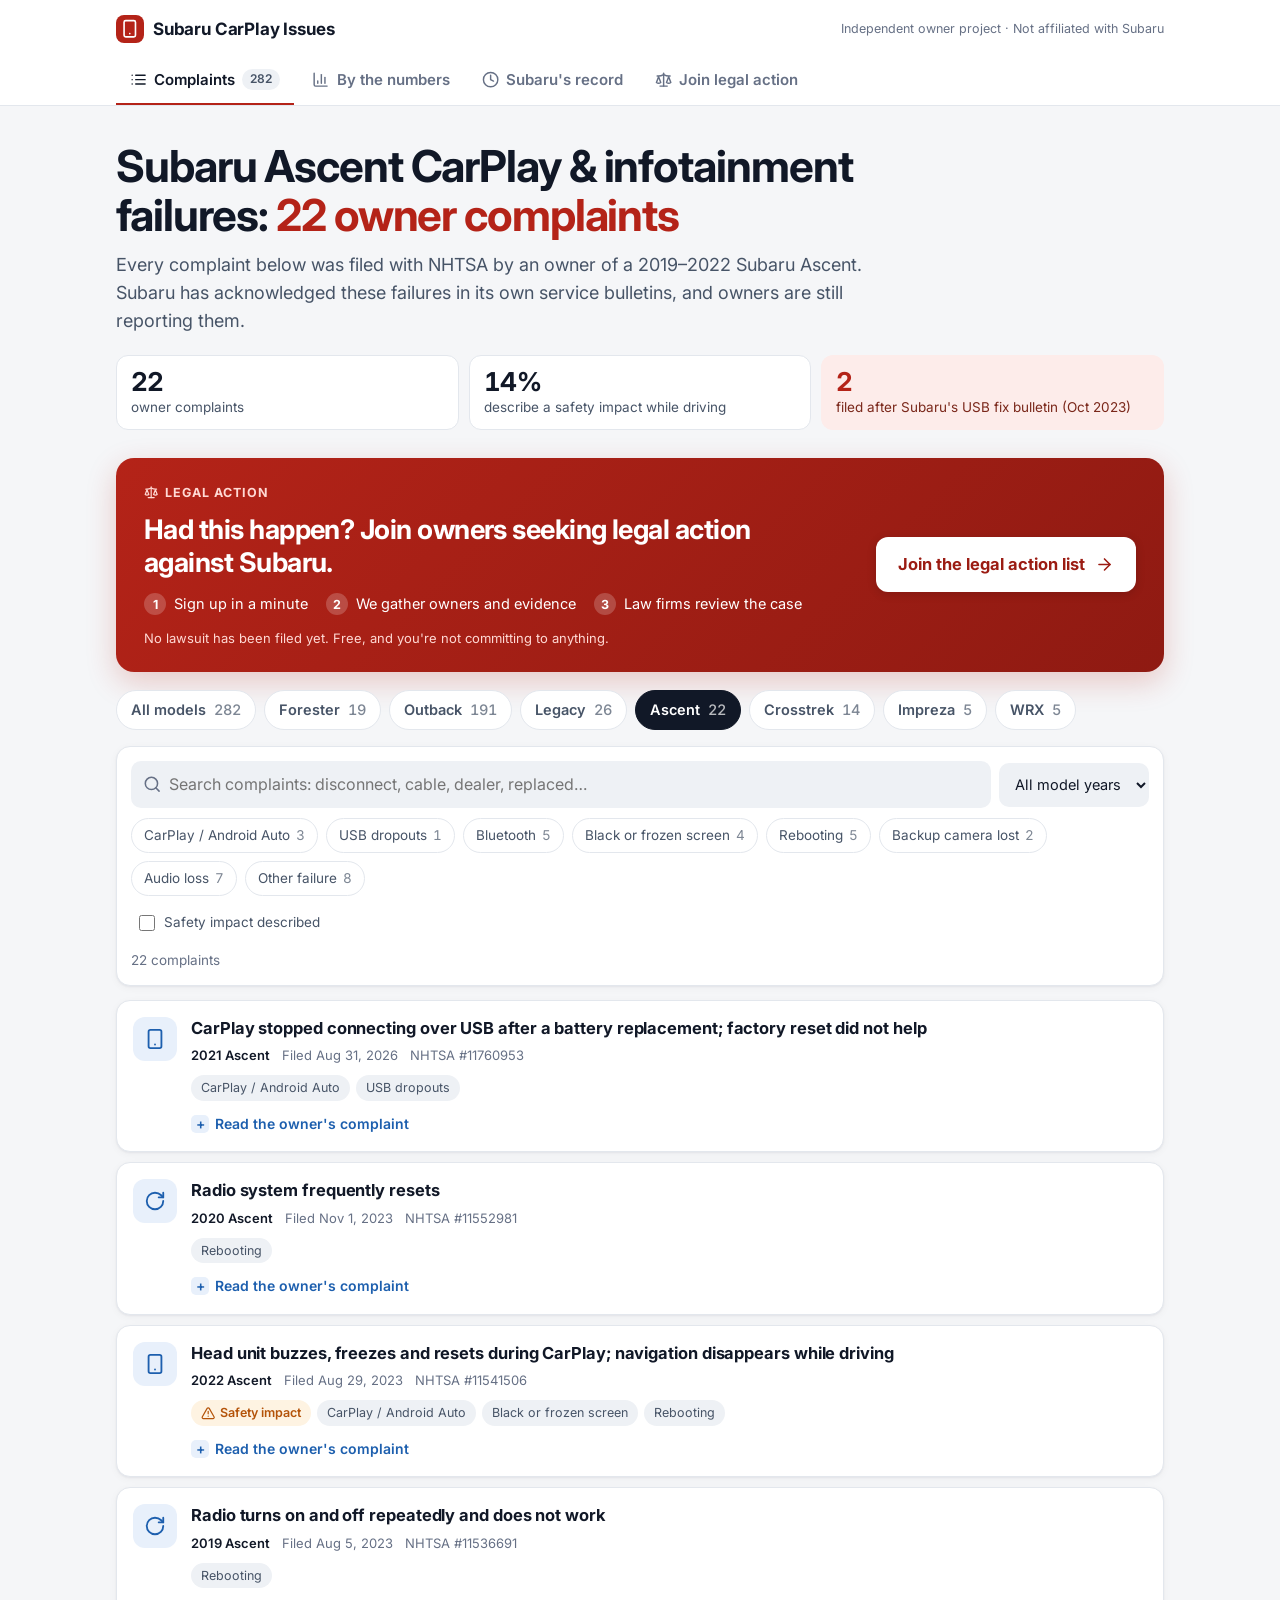
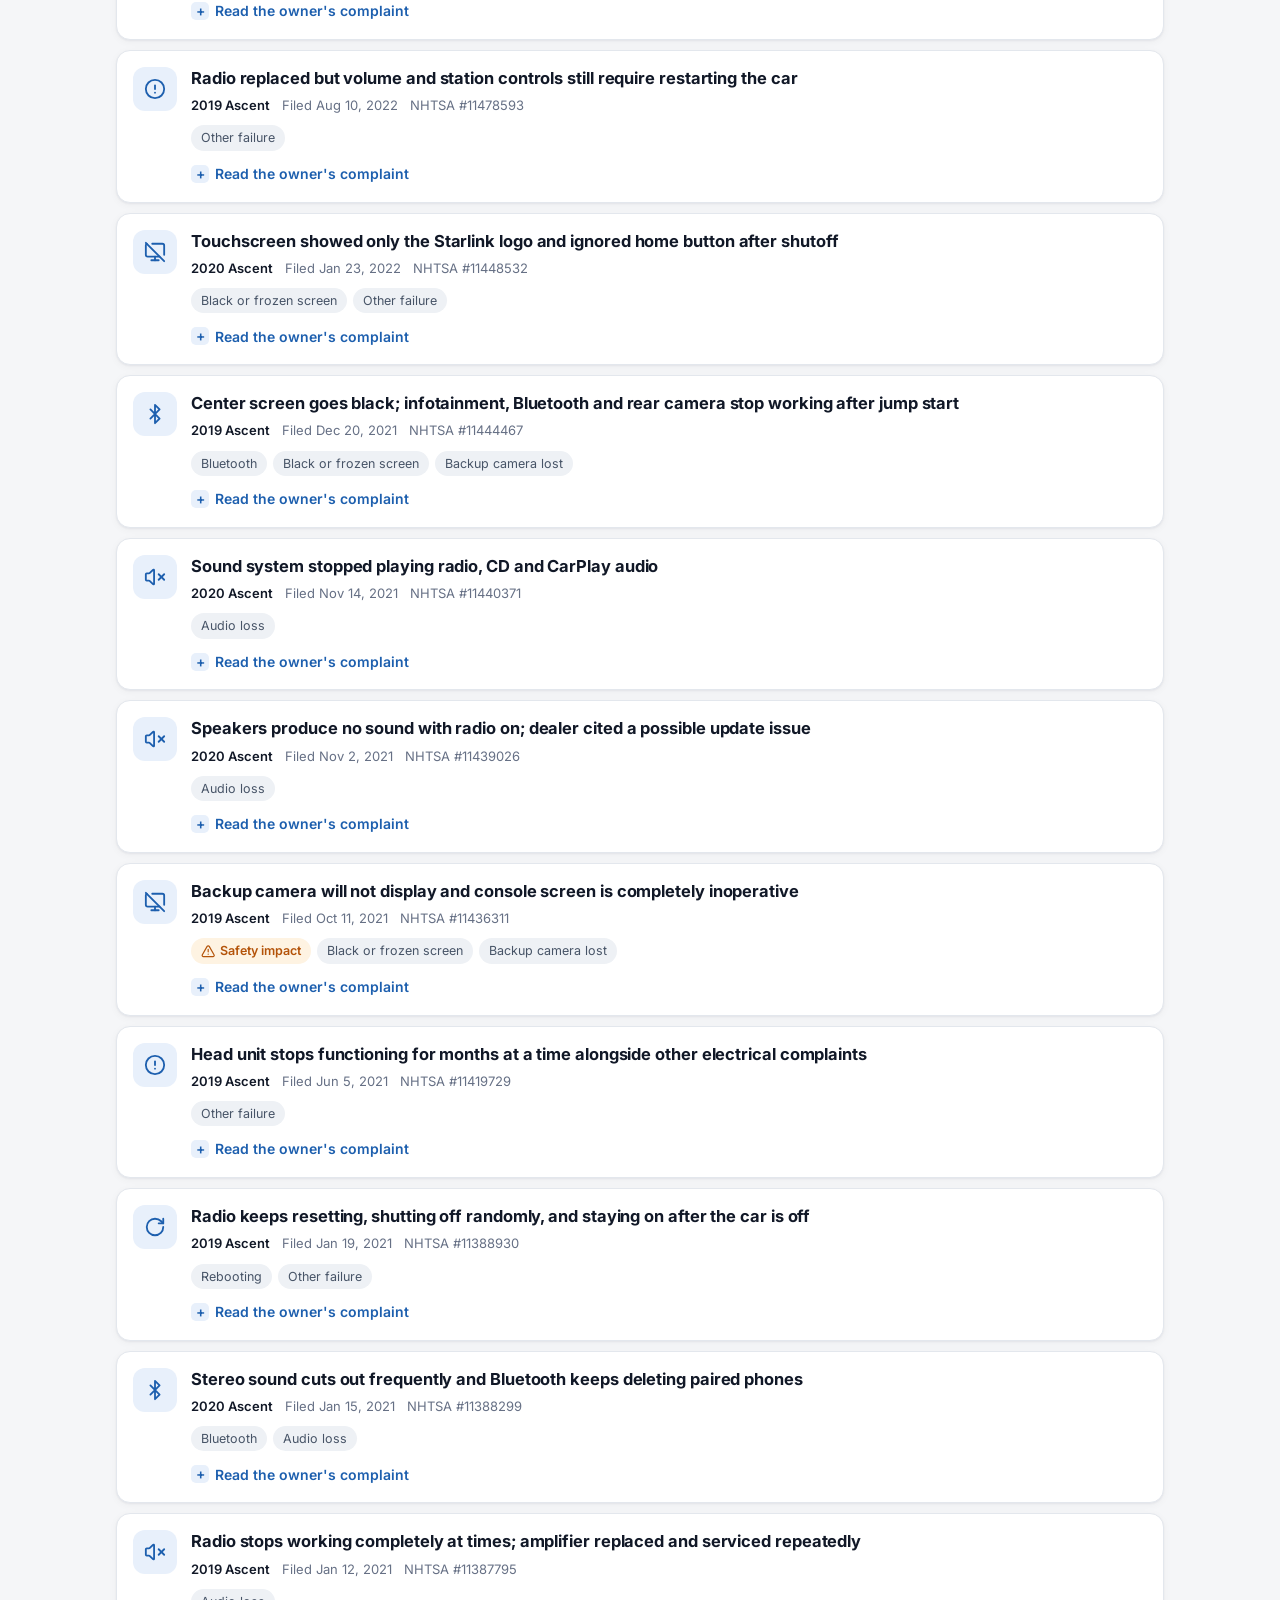
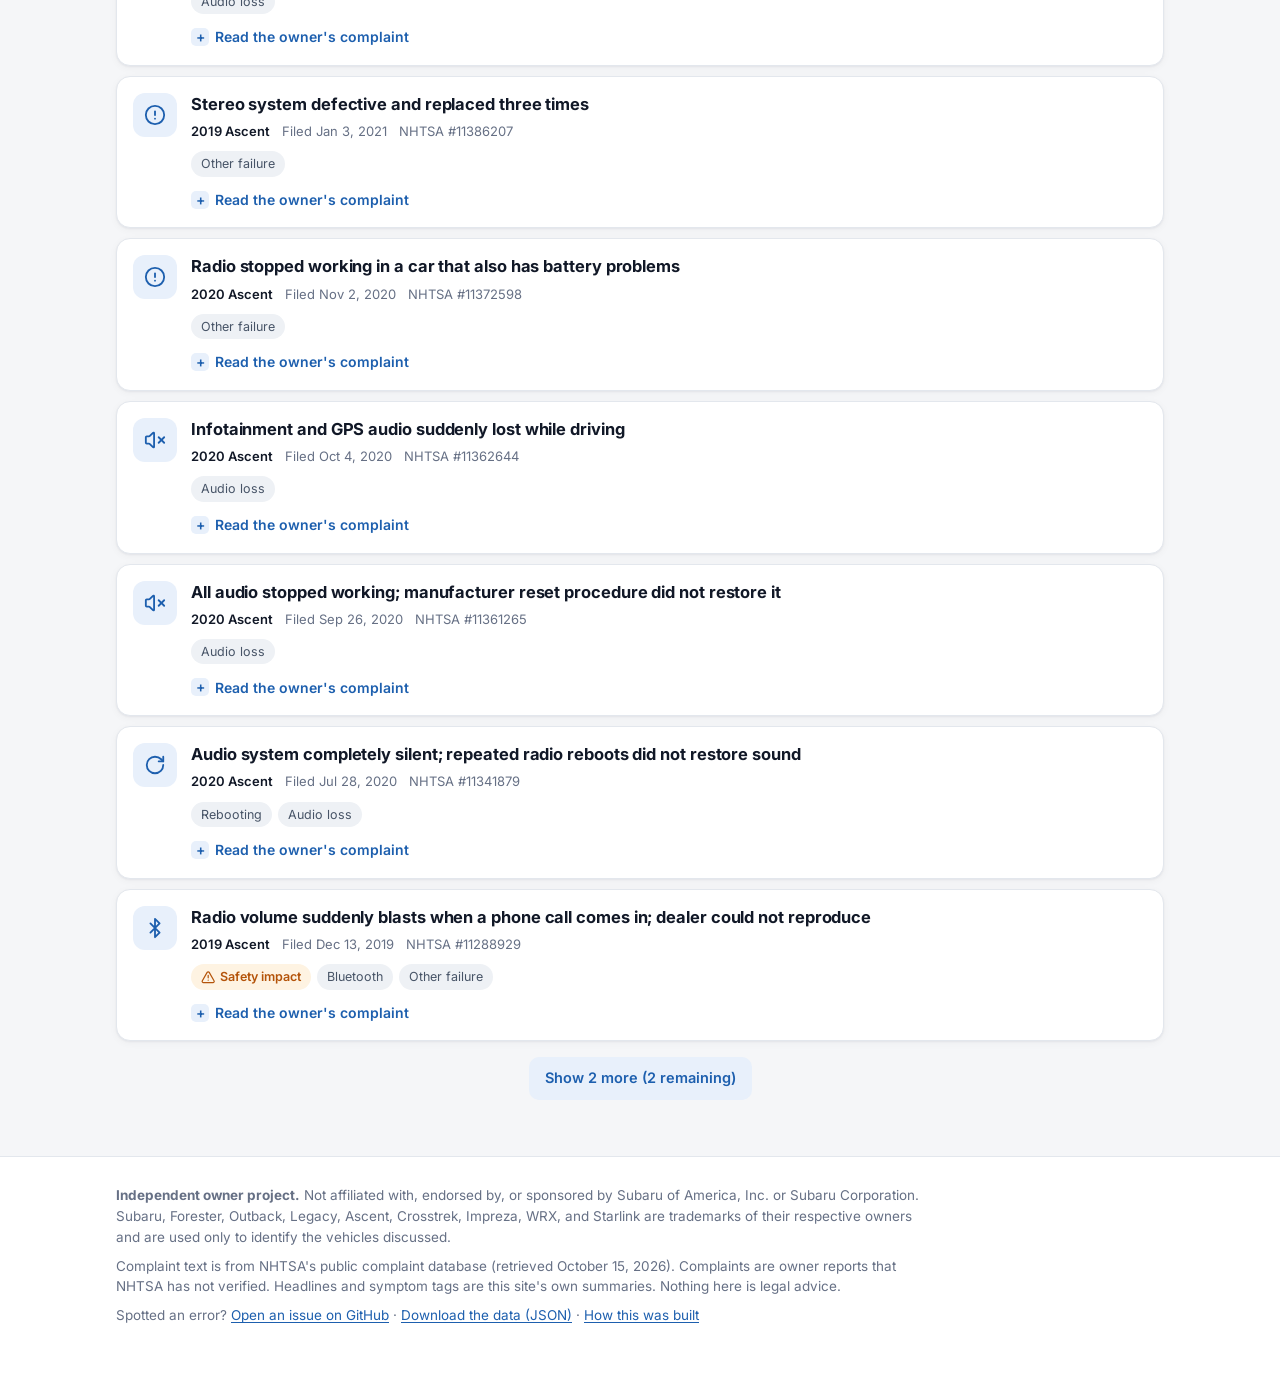
<file: ascent/index.html>
<!doctype html>
<html lang="en">
<head>
<meta charset="utf-8">
<meta name="viewport" content="width=device-width, initial-scale=1">
<meta name="color-scheme" content="light">
<title>Subaru Ascent CarPlay &amp; Infotainment Problems: 22 Owner Complaints (2019–2022)</title>
<meta name="description" content="22 NHTSA owner complaints about 2019–2022 Subaru Ascent head unit failures: CarPlay/Android Auto disconnecting, USB dropouts, Bluetooth failures, black or rebooting screens.">
<link rel="canonical" href="https://greatergoodguy.github.io/subaru-carplay-issues/ascent/">
<meta property="og:type" content="website">
<meta property="og:title" content="Subaru Ascent CarPlay &amp; Infotainment Problems: 22 Owner Complaints (2019–2022)">
<meta property="og:description" content="22 NHTSA owner complaints about 2019–2022 Subaru Ascent head unit failures: CarPlay/Android Auto disconnecting, USB dropouts, Bluetooth failures, black or rebooting screens.">
<meta property="og:url" content="https://greatergoodguy.github.io/subaru-carplay-issues/ascent/">
<meta name="twitter:card" content="summary">
<link rel="preconnect" href="https://fonts.googleapis.com">
<link rel="preconnect" href="https://fonts.gstatic.com" crossorigin>
<link href="https://fonts.googleapis.com/css2?family=Inter:wght@400;500;600;700&display=swap" rel="stylesheet">
<link rel="stylesheet" href="../assets/style.css">
<link rel="icon" href="data:image/svg+xml,%3Csvg xmlns='http://www.w3.org/2000/svg' viewBox='0 0 24 24'%3E%3Crect width='24' height='24' rx='6' fill='%23b42318'/%3E%3Crect x='8' y='5' width='8' height='14' rx='1.5' fill='none' stroke='white' stroke-width='1.8'/%3E%3C/svg%3E">

</head>
<body>
<header class="site-head"><div class="wrap">
<div class="top"><a class="brand" href="../"><span class="dot"><svg class="i" viewBox="0 0 24 24" aria-hidden="true"><rect x="5" y="2" width="14" height="20" rx="2"/><path d="M12 18h.01"/></svg></span>Subaru CarPlay Issues</a>
<span class="note">Independent owner project · Not affiliated with Subaru</span></div>
<nav class="tabs" aria-label="Sections"><a href="../" aria-current="page"><svg class="i" viewBox="0 0 24 24" aria-hidden="true"><path d="M3 12h.01"/><path d="M3 18h.01"/><path d="M3 6h.01"/><path d="M8 12h13"/><path d="M8 18h13"/><path d="M8 6h13"/></svg>Complaints <span class="n">282</span></a><a href="../stats/"><svg class="i" viewBox="0 0 24 24" aria-hidden="true"><path d="M3 3v16a2 2 0 0 0 2 2h16"/><path d="M18 17V9"/><path d="M13 17V5"/><path d="M8 17v-3"/></svg>By the numbers</a><a href="../record/"><svg class="i" viewBox="0 0 24 24" aria-hidden="true"><circle cx="12" cy="12" r="10"/><path d="M12 6v6l4 2"/></svg>Subaru's record</a><a href="../join/"><svg class="i" viewBox="0 0 24 24" aria-hidden="true"><path d="m16 16 3-8 3 8c-.87.65-1.92 1-3 1s-2.13-.35-3-1Z"/><path d="m2 16 3-8 3 8c-.87.65-1.92 1-3 1s-2.13-.35-3-1Z"/><path d="M7 21h10"/><path d="M12 3v18"/><path d="M3 7h2c2 0 5-1 7-2 2 1 5 2 7 2h2"/></svg>Join legal action</a></nav>
</div></header>
<main>
<div class="wrap">
<section class="intro">
<h1>Subaru Ascent CarPlay &amp; infotainment failures: <span class="hl">22 owner complaints</span></h1>
<p class="lede">Every complaint below was filed with NHTSA by an owner of a 2019–2022 Subaru Ascent. Subaru has acknowledged these failures in its own service bulletins, and owners are still reporting them.</p>
<div class="facts">
<span class="fact"><b>22</b>owner complaints</span>
<span class="fact"><b>14%</b>describe a safety impact while driving</span>
<a class="fact alert" href="../record/"><b>2</b>filed after Subaru's USB fix bulletin (Oct 2023)</a>
</div>
</section>
<div class="cta-band">
<div class="cta-main">
<span class="cta-eyebrow"><svg class="i" viewBox="0 0 24 24" aria-hidden="true"><path d="m16 16 3-8 3 8c-.87.65-1.92 1-3 1s-2.13-.35-3-1Z"/><path d="m2 16 3-8 3 8c-.87.65-1.92 1-3 1s-2.13-.35-3-1Z"/><path d="M7 21h10"/><path d="M12 3v18"/><path d="M3 7h2c2 0 5-1 7-2 2 1 5 2 7 2h2"/></svg>Legal action</span>
<h2>Had this happen? Join owners seeking legal action against Subaru.</h2>
<ol class="cta-steps"><li><b>1</b>Sign up in a minute</li><li><b>2</b>We gather owners and evidence</li><li><b>3</b>Law firms review the case</li></ol>
<p class="cta-fine">No lawsuit has been filed yet. Free, and you're not committing to anything.</p>
</div>
<a class="cta-btn" href="../join/">Join the legal action list <svg class="i" viewBox="0 0 24 24" aria-hidden="true"><path d="M5 12h14"/><path d="m12 5 7 7-7 7"/></svg></a>
</div>
<nav class="modelnav" aria-label="Filter by model"><a href="../">All models <span class="n">282</span></a><a href="../forester/">Forester <span class="n">19</span></a><a href="../outback/">Outback <span class="n">191</span></a><a href="../legacy/">Legacy <span class="n">26</span></a><a href="../ascent/" aria-current="page">Ascent <span class="n">22</span></a><a href="../crosstrek/">Crosstrek <span class="n">14</span></a><a href="../impreza/">Impreza <span class="n">5</span></a><a href="../wrx/">WRX <span class="n">5</span></a></nav>
<div id="directory">
<div class="card toolbar" role="search">
<div class="row">
<label class="field"><svg class="i" viewBox="0 0 24 24" aria-hidden="true"><circle cx="11" cy="11" r="8"/><path d="m21 21-4.3-4.3"/></svg><span class="sr-only">Search complaints</span><input type="search" id="q" placeholder="Search complaints: disconnect, cable, dealer, replaced…"></label>
<select id="f-year" aria-label="Model year"><option value="">All model years</option><option value="2019">2019</option><option value="2020">2020</option><option value="2021">2021</option><option value="2022">2022</option></select>
</div>
<div class="row" aria-label="Filter by symptom"><button type="button" class="chip" data-tag="carplay" aria-pressed="false">CarPlay / Android Auto <span class="n">3</span></button><button type="button" class="chip" data-tag="usb" aria-pressed="false">USB dropouts <span class="n">1</span></button><button type="button" class="chip" data-tag="bluetooth" aria-pressed="false">Bluetooth <span class="n">5</span></button><button type="button" class="chip" data-tag="black-screen" aria-pressed="false">Black or frozen screen <span class="n">4</span></button><button type="button" class="chip" data-tag="rebooting" aria-pressed="false">Rebooting <span class="n">5</span></button><button type="button" class="chip" data-tag="backup-camera" aria-pressed="false">Backup camera lost <span class="n">2</span></button><button type="button" class="chip" data-tag="audio-loss" aria-pressed="false">Audio loss <span class="n">7</span></button><button type="button" class="chip" data-tag="other" aria-pressed="false">Other failure <span class="n">8</span></button></div>
<div class="row"><label class="toggle"><input type="checkbox" id="f-safety"> Safety impact described</label></div>
<div class="resultbar"><span id="count" aria-live="polite">22 complaints</span><button type="button" class="linkbtn" id="clear" hidden>Clear filters</button></div>
</div>
<div class="list" id="complaints">
<article class="card c" id="odi-11760953" data-model="ascent" data-year="2021" data-tags="carplay|usb" data-safety="0" data-after="1">
<span class="sym"><svg class="i" viewBox="0 0 24 24" aria-hidden="true"><rect x="5" y="2" width="14" height="20" rx="2"/><path d="M12 18h.01"/></svg></span>
<div>
<h3>CarPlay stopped connecting over USB after a battery replacement; factory reset did not help</h3>
<div class="meta"><span class="veh">2021 Ascent</span><span>Filed Aug 31, 2026</span><span>NHTSA #11760953</span></div>
<div class="tags"><span class="tag">CarPlay / Android Auto</span><span class="tag">USB dropouts</span></div>
<details><summary>Read the owner's complaint</summary>
<blockquote>After my husband replaced the 12V battery in my 2021 Subaru Ascent Touring ($90,000, fully paid off), Apple CarPlay stopped connecting via USB entirely. Android Auto and Bluetooth continued working fine on the same phone, cable, and port, proving the defect was isolated to Subaru&#x27;s CarPlay system, not my device.  I spent significant time and money troubleshooting this myself: multiple cables (including two labeled &quot;Apple certified&quot;), a full infotainment factory reset, and a software update attempt, none of which fixed it. The issue only resolved after I purchased yet another cable at my own expense, with zero meaningful help from Subaru.  When I filed a formal complaint, I received a response with an appointment confirmation left entirely blank (no retailer, date, or time), which I was told was &quot;intentional&quot; so I could fill in my own details, shifting all scheduling and diagnostic responsibility back onto me. When I requested compensation for hours spent troubleshooting a defect that was never mine to fix, I was told plainly that no compensation exists.  Shortly after, my key fob began requiring near-direct contact with the door and push-start button to register, despite a confirmed correct, brand-new battery, ruling out the simplest cause. This is a second unexplained electrical issue on the same vehicle in a short span.  Subaru&#x27;s support has been dismissive and apathetic throughout, repeatedly redirecting responsibility back to me as the consumer rather than taking ownership of manufacturer-level defects.</blockquote>
<p class="verify">Public record. Verify by searching #11760953 on <a href="https://www.nhtsa.gov/vehicle/2021/SUBARU/ASCENT" rel="nofollow">NHTSA's 2021 Ascent page</a>.</p>
</details>
</div>
</article>
<article class="card c" id="odi-11552981" data-model="ascent" data-year="2020" data-tags="rebooting" data-safety="0" data-after="0">
<span class="sym"><svg class="i" viewBox="0 0 24 24" aria-hidden="true"><path d="M21 12a9 9 0 1 1-9-9c2.52 0 4.93 1 6.74 2.74L21 8"/><path d="M21 3v5h-5"/></svg></span>
<div>
<h3>Radio system frequently resets</h3>
<div class="meta"><span class="veh">2020 Ascent</span><span>Filed Nov 1, 2023</span><span>NHTSA #11552981</span></div>
<div class="tags"><span class="tag">Rebooting</span></div>
<details><summary>Read the owner's complaint</summary>
<blockquote>Reporting a serious incident with my 2020 Subaru Ascent at 21k miles. On October 16th, a burning plastic smell and white smoke from the floorboard forced an immediate stop; I had to call the fire department for safety.  The vehicle&#x27;s battery has been replaced thrice, and the radio system frequently resets. Despite a Subaru recall fix in February meant to prevent such issues, the problem persists, raising major safety concerns.  With 20+ years in electrical engineering, I&#x27;ve noted consistent electrical issues with this car. I urgently request NHTSA intervention for an immediate and thorough investigation, holding Subaru accountable for ensuring vehicle safety.</blockquote>
<p class="verify">Public record. Verify by searching #11552981 on <a href="https://www.nhtsa.gov/vehicle/2020/SUBARU/ASCENT" rel="nofollow">NHTSA's 2020 Ascent page</a>.</p>
</details>
</div>
</article>
<article class="card c" id="odi-11541506" data-model="ascent" data-year="2022" data-tags="carplay|black-screen|rebooting" data-safety="1" data-after="0">
<span class="sym"><svg class="i" viewBox="0 0 24 24" aria-hidden="true"><rect x="5" y="2" width="14" height="20" rx="2"/><path d="M12 18h.01"/></svg></span>
<div>
<h3>Head unit buzzes, freezes and resets during CarPlay; navigation disappears while driving</h3>
<div class="meta"><span class="veh">2022 Ascent</span><span>Filed Aug 29, 2023</span><span>NHTSA #11541506</span></div>
<div class="tags"><span class="tag safety"><svg class="i" viewBox="0 0 24 24" aria-hidden="true"><path d="m21.73 18-8-14a2 2 0 0 0-3.48 0l-8 14A2 2 0 0 0 4 21h16a2 2 0 0 0 1.73-3"/><path d="M12 9v4"/><path d="M12 17h.01"/></svg>Safety impact</span><span class="tag">CarPlay / Android Auto</span><span class="tag">Black or frozen screen</span><span class="tag">Rebooting</span></div>
<details><summary>Read the owner's complaint</summary>
<blockquote>CVT issues.  Shuddering of transmission (acts like it&#x27;s slipping), either on slight incline or even flat road.  Delayed acceleration when needed, feels unsafe if I ever need to avoid a situation by accelerating.  At least 2 occurrences when car shut off due to transmission lurching (while driving).  This issue has been happening from purchase.  The head unit continues to buzz, freeze, and reset itself during carplay (known issue with the software).  Have been told an update is coming, but it never does.  The concern is navigation disappearing when driving and not returning, making it unsafe to operate vehicle and phone at the same time.  This issue has been happening from purchase.</blockquote>
<p class="verify">Public record. Verify by searching #11541506 on <a href="https://www.nhtsa.gov/vehicle/2022/SUBARU/ASCENT" rel="nofollow">NHTSA's 2022 Ascent page</a>.</p>
</details>
</div>
</article>
<article class="card c" id="odi-11536691" data-model="ascent" data-year="2019" data-tags="rebooting" data-safety="0" data-after="0">
<span class="sym"><svg class="i" viewBox="0 0 24 24" aria-hidden="true"><path d="M21 12a9 9 0 1 1-9-9c2.52 0 4.93 1 6.74 2.74L21 8"/><path d="M21 3v5h-5"/></svg></span>
<div>
<h3>Radio turns on and off repeatedly and does not work</h3>
<div class="meta"><span class="veh">2019 Ascent</span><span>Filed Aug 5, 2023</span><span>NHTSA #11536691</span></div>
<div class="tags"><span class="tag">Rebooting</span></div>
<details><summary>Read the owner's complaint</summary>
<blockquote>The radio started turning on and off repeatedly and does not work. The back door will not open using any of the buttons.</blockquote>
<p class="verify">Public record. Verify by searching #11536691 on <a href="https://www.nhtsa.gov/vehicle/2019/SUBARU/ASCENT" rel="nofollow">NHTSA's 2019 Ascent page</a>.</p>
</details>
</div>
</article>
<article class="card c" id="odi-11478593" data-model="ascent" data-year="2019" data-tags="other" data-safety="0" data-after="0">
<span class="sym"><svg class="i" viewBox="0 0 24 24" aria-hidden="true"><circle cx="12" cy="12" r="10"/><path d="M12 8v4"/><path d="M12 16h.01"/></svg></span>
<div>
<h3>Radio replaced but volume and station controls still require restarting the car</h3>
<div class="meta"><span class="veh">2019 Ascent</span><span>Filed Aug 10, 2022</span><span>NHTSA #11478593</span></div>
<div class="tags"><span class="tag">Other failure</span></div>
<details><summary>Read the owner's complaint</summary>
<blockquote>Electrical system repeatedly malfunctions.  Intermittent starting and shut-off issues, rear hatch will not properly operate, per dealer the radio was replaced, and periodic unexplained battery drain issues resulting in replacement of battery.  Dash warnings are displayed for no apparent reason.  When radio was replaced there were still issues and dealer said it &quot;would take a few days for the issues to resolve.&quot;  Even after battery and radio replacement periodic shutting off car and restarting is  necessary for volume control and station change.  Safety could be an issue if car will not start, or shut off as related in a timeline attachment.  Dealer is unable to reproduce periodic/intermittent issues.</blockquote>
<p class="verify">Public record. Verify by searching #11478593 on <a href="https://www.nhtsa.gov/vehicle/2019/SUBARU/ASCENT" rel="nofollow">NHTSA's 2019 Ascent page</a>.</p>
</details>
</div>
</article>
<article class="card c" id="odi-11448532" data-model="ascent" data-year="2020" data-tags="black-screen|other" data-safety="0" data-after="0">
<span class="sym"><svg class="i" viewBox="0 0 24 24" aria-hidden="true"><path d="M17 17H4a2 2 0 0 1-2-2V5c0-1.5 1-2 1-2"/><path d="M22 15V5a2 2 0 0 0-2-2H9"/><path d="M8 21h8"/><path d="M12 17v4"/><path d="m2 2 20 20"/></svg></span>
<div>
<h3>Touchscreen showed only the Starlink logo and ignored home button after shutoff</h3>
<div class="meta"><span class="veh">2020 Ascent</span><span>Filed Jan 23, 2022</span><span>NHTSA #11448532</span></div>
<div class="tags"><span class="tag">Black or frozen screen</span><span class="tag">Other failure</span></div>
<details><summary>Read the owner's complaint</summary>
<blockquote>Recently, we experienced another problem with our 2022 Subaru Ascent Limited. I am asking that this issue be diagnosed and corrected.   On January 21, 2022, within about 15 seconds of starting the car, the engine shut off while still parked for no apparent reason. The car was able to be restarted, however the Multi-Function Display went blank, and the STARLINK Multimedia touchscreen displayed only the Starlink logo. I attempted a reset by depressing the “home” button, but nothing happened. Neither the radio nor any other features would function.   The car was then driven several miles and shut off. Then, after restarting it, the normal touchscreen and Multi-Function Display operated correctly, including the radio. I remain concerned however that unless this issue is diagnosed and corrected, such a shutdown could occur again in the future, possibly when driving the car, which could result in a serious accident.   We have had recent problems with this car involving its electrical system. The excessive battery drain caused by the power rear gate resulted in a dead battery, producing only 8 volts. (The car had to be jump-started on two separate occasions). Subaru Pacific replaced the PRG Module (per TSB 07-155-19R), and installed a new SOA821B600 Enhanced Flooded Battery (per SOA’s October 1, 2021 memorandum). We do not know how or if the recent unexpected engine shutdown was related to these events, but we expect that Subaru should be able to determine the cause of this failure and find a remedy.</blockquote>
<p class="verify">Public record. Verify by searching #11448532 on <a href="https://www.nhtsa.gov/vehicle/2020/SUBARU/ASCENT" rel="nofollow">NHTSA's 2020 Ascent page</a>.</p>
</details>
</div>
</article>
<article class="card c" id="odi-11444467" data-model="ascent" data-year="2019" data-tags="bluetooth|black-screen|backup-camera" data-safety="0" data-after="0">
<span class="sym"><svg class="i" viewBox="0 0 24 24" aria-hidden="true"><path d="m7 7 10 10-5 5V2l5 5L7 17"/></svg></span>
<div>
<h3>Center screen goes black; infotainment, Bluetooth and rear camera stop working after jump start</h3>
<div class="meta"><span class="veh">2019 Ascent</span><span>Filed Dec 20, 2021</span><span>NHTSA #11444467</span></div>
<div class="tags"><span class="tag">Bluetooth</span><span class="tag">Black or frozen screen</span><span class="tag">Backup camera lost</span></div>
<details><summary>Read the owner's complaint</summary>
<blockquote>Sunday, car wouldn’t start.  Even though lights and display came on, engine wouldn’t turn over until I got a jump.  After car started, center console went black and all infotainment, Bluetooth and rear view camera ceased to work.  Drove hour and a half on highway.  Monday morning, battery completely dead.  Had to jump again.  Now, center screen working, but seems to be battery issue.  We had similar car starting problems before and replaced battery less than a year ago February 2021!!!</blockquote>
<p class="verify">Public record. Verify by searching #11444467 on <a href="https://www.nhtsa.gov/vehicle/2019/SUBARU/ASCENT" rel="nofollow">NHTSA's 2019 Ascent page</a>.</p>
</details>
</div>
</article>
<article class="card c" id="odi-11440371" data-model="ascent" data-year="2020" data-tags="audio-loss" data-safety="0" data-after="0">
<span class="sym"><svg class="i" viewBox="0 0 24 24" aria-hidden="true"><path d="M11 4.7a.7.7 0 0 0-1.2-.5L6.4 7.6A1.4 1.4 0 0 1 5.4 8H3a1 1 0 0 0-1 1v6a1 1 0 0 0 1 1h2.4a1.4 1.4 0 0 1 1 .4l3.4 3.4a.7.7 0 0 0 1.2-.5z"/><path d="m22 9-6 6"/><path d="m16 9 6 6"/></svg></span>
<div>
<h3>Sound system stopped playing radio, CD and CarPlay audio</h3>
<div class="meta"><span class="veh">2020 Ascent</span><span>Filed Nov 14, 2021</span><span>NHTSA #11440371</span></div>
<div class="tags"><span class="tag">Audio loss</span></div>
<details><summary>Read the owner's complaint</summary>
<blockquote>I purchased this car new, and it has less or about 20.000mile. I am using it daily. Yesterday suddenly the sound system stop playing. Neither the radio, the CD player, or the car play. Just the sound. Today, the battery died, but all the buttons will flickering and would not stop. My husband had to remove the battery cables so to stop. I also have notice in the past that the frond windows will close in a slower pace than normal. I saw here that there is a class action about this issue. Very disappointed, if this issue will not resolved I am driving my kids daily and I cannot have this happening in the middle of a road or while it is feeezing outside.</blockquote>
<p class="verify">Public record. Verify by searching #11440371 on <a href="https://www.nhtsa.gov/vehicle/2020/SUBARU/ASCENT" rel="nofollow">NHTSA's 2020 Ascent page</a>.</p>
</details>
</div>
</article>
<article class="card c" id="odi-11439026" data-model="ascent" data-year="2020" data-tags="audio-loss" data-safety="0" data-after="0">
<span class="sym"><svg class="i" viewBox="0 0 24 24" aria-hidden="true"><path d="M11 4.7a.7.7 0 0 0-1.2-.5L6.4 7.6A1.4 1.4 0 0 1 5.4 8H3a1 1 0 0 0-1 1v6a1 1 0 0 0 1 1h2.4a1.4 1.4 0 0 1 1 .4l3.4 3.4a.7.7 0 0 0 1.2-.5z"/><path d="m22 9-6 6"/><path d="m16 9 6 6"/></svg></span>
<div>
<h3>Speakers produce no sound with radio on; dealer cited a possible update issue</h3>
<div class="meta"><span class="veh">2020 Ascent</span><span>Filed Nov 2, 2021</span><span>NHTSA #11439026</span></div>
<div class="tags"><span class="tag">Audio loss</span></div>
<details><summary>Read the owner's complaint</summary>
<blockquote>I drove the vehicle Tuesday October 26th 2021 and the radio was on, but no sound coming from speakers. I found this odd as no changes were made to settings and dismissed this as something I would take a look at when home and not driving. The car was parked and turned off in the garage from Tuesday October 26th until Friday October 29th 2021.  My husband went to run errands Friday October 29th and the car was dead- couldn&#x27;t get the battery to charge with jumper cables or even put the car in neutral to have it towed. We called a tow truck Saturday morning October 30 2021 and the tow driver jumped the car to start- it started up fairly quick and was able to attach to the truck to be towed to Byers Subaru in Columbus Ohio. The technician told me the battery died as a result of leaving the keys in the car when it was not being used.  I asked why the stereo speakers appeared not to work and I was told that was likely an update issue and unrelated to the battery being dead. I asked that they take a second look at the car and keep another day till Tuesday November 2nd 2021 so they did and then texted me there are no issues with the car and refused to replace the battery or address the stereo issue.</blockquote>
<p class="verify">Public record. Verify by searching #11439026 on <a href="https://www.nhtsa.gov/vehicle/2020/SUBARU/ASCENT" rel="nofollow">NHTSA's 2020 Ascent page</a>.</p>
</details>
</div>
</article>
<article class="card c" id="odi-11436311" data-model="ascent" data-year="2019" data-tags="black-screen|backup-camera" data-safety="1" data-after="0">
<span class="sym"><svg class="i" viewBox="0 0 24 24" aria-hidden="true"><path d="M17 17H4a2 2 0 0 1-2-2V5c0-1.5 1-2 1-2"/><path d="M22 15V5a2 2 0 0 0-2-2H9"/><path d="M8 21h8"/><path d="M12 17v4"/><path d="m2 2 20 20"/></svg></span>
<div>
<h3>Backup camera will not display and console screen is completely inoperative</h3>
<div class="meta"><span class="veh">2019 Ascent</span><span>Filed Oct 11, 2021</span><span>NHTSA #11436311</span></div>
<div class="tags"><span class="tag safety"><svg class="i" viewBox="0 0 24 24" aria-hidden="true"><path d="m21.73 18-8-14a2 2 0 0 0-3.48 0l-8 14A2 2 0 0 0 4 21h16a2 2 0 0 0 1.73-3"/><path d="M12 9v4"/><path d="M12 17h.01"/></svg>Safety impact</span><span class="tag">Black or frozen screen</span><span class="tag">Backup camera lost</span></div>
<details><summary>Read the owner's complaint</summary>
<blockquote>The backing camera won’t come on when I’m baking and if there is cars it won’t beep, the apps on the screen won’t display and console screen is not operational at all not even for the radio.</blockquote>
<p class="verify">Public record. Verify by searching #11436311 on <a href="https://www.nhtsa.gov/vehicle/2019/SUBARU/ASCENT" rel="nofollow">NHTSA's 2019 Ascent page</a>.</p>
</details>
</div>
</article>
<article class="card c" id="odi-11419729" data-model="ascent" data-year="2019" data-tags="other" data-safety="0" data-after="0">
<span class="sym"><svg class="i" viewBox="0 0 24 24" aria-hidden="true"><circle cx="12" cy="12" r="10"/><path d="M12 8v4"/><path d="M12 16h.01"/></svg></span>
<div>
<h3>Head unit stops functioning for months at a time alongside other electrical complaints</h3>
<div class="meta"><span class="veh">2019 Ascent</span><span>Filed Jun 5, 2021</span><span>NHTSA #11419729</span></div>
<div class="tags"><span class="tag">Other failure</span></div>
<details><summary>Read the owner's complaint</summary>
<blockquote>Unknown. Electrical failures including eyesight, the dealers lie about the work they do, the latest was recent - they said sludge was everywhere which causes the timing to be off and said the entire engine needed to be replaced but refused to do so. I do not trust they were honest about the spot welds, as my VIN and contract were mysteriously changed after I took delivery. Battery dies, amp dies, head unit stops functioning for months at a time. Eyesight slams on brakes at last minute. I am told it’s normal to shut up and leave. For example the last time I took it in less than 30 days ago they said they changed the filters as well. They did not. According to them they owe me a new engine. I have Starlink and documents oil is changed by Subaru yet they claimed they had no record,  and it is my fault so I need to replace engine.</blockquote>
<p class="verify">Public record. Verify by searching #11419729 on <a href="https://www.nhtsa.gov/vehicle/2019/SUBARU/ASCENT" rel="nofollow">NHTSA's 2019 Ascent page</a>.</p>
</details>
</div>
</article>
<article class="card c" id="odi-11388930" data-model="ascent" data-year="2019" data-tags="rebooting|other" data-safety="0" data-after="0">
<span class="sym"><svg class="i" viewBox="0 0 24 24" aria-hidden="true"><path d="M21 12a9 9 0 1 1-9-9c2.52 0 4.93 1 6.74 2.74L21 8"/><path d="M21 3v5h-5"/></svg></span>
<div>
<h3>Radio keeps resetting, shutting off randomly, and staying on after the car is off</h3>
<div class="meta"><span class="veh">2019 Ascent</span><span>Filed Jan 19, 2021</span><span>NHTSA #11388930</span></div>
<div class="tags"><span class="tag">Rebooting</span><span class="tag">Other failure</span></div>
<details><summary>Read the owner's complaint</summary>
<blockquote>VEHICLE STARTED OFF WITH THE RADIO NOT SAVING CHANNELS.  IT WOULD RESET THE RADIO EVERY FEW DAYS. A MESSAGE WOULD COME ON THE DASHBOARD WHICH WOULD SAY THE CAR WILL BE RESTARTED IN A FEW HOURS. AND A LIGHT NOT WORKING. TOOK IN AND THEY SAID IT WAS BATTERY. REPLACED.  THEN GOT BACK. WITHIN WEEK OR SO.  CAR HAD ALL LIGHTS COMING ON AND OFF ON DASHBOARD.  STARTED JUMPING.  EVEN DROVE BACKWARDS WHEN PUT IN DRIVE.  TOOK IN AND THEY REPLACED TRANSMISSION.  WITHIN THE WEEK AFTER GETTING BACK, THE CAR WAS SKIPPING GEARS.  ANOTHER TRANSMISSION.  THEN BACK IN FOR RADIO NOT SHUTTING OFF WHEN CAR OFF AND LOCKED. WOULD RUN FOR HOURS.  ALSO THE TRUNK DOOR WOULD NOT LOCK. TOOK AND THEY SAID IT WAS A SWITCH.  RADIO AGAIN STILL RESETTING.  RADIO WILL RANDOMLY SHUT OFF AND THEN TURN BACK ON. THE REAR TRUNK WILL LOCK AND THEN NOT UNLOCK. CAR IS STILL DRIVING ROUGH.  CLEARLY THE CAR HAS ELECTRICAL ISSUES.  IT IS BACK IN NOW.</blockquote>
<p class="verify">Public record. Verify by searching #11388930 on <a href="https://www.nhtsa.gov/vehicle/2019/SUBARU/ASCENT" rel="nofollow">NHTSA's 2019 Ascent page</a>.</p>
</details>
</div>
</article>
<article class="card c" id="odi-11388299" data-model="ascent" data-year="2020" data-tags="bluetooth|audio-loss" data-safety="0" data-after="0">
<span class="sym"><svg class="i" viewBox="0 0 24 24" aria-hidden="true"><path d="m7 7 10 10-5 5V2l5 5L7 17"/></svg></span>
<div>
<h3>Stereo sound cuts out frequently and Bluetooth keeps deleting paired phones</h3>
<div class="meta"><span class="veh">2020 Ascent</span><span>Filed Jan 15, 2021</span><span>NHTSA #11388299</span></div>
<div class="tags"><span class="tag">Bluetooth</span><span class="tag">Audio loss</span></div>
<details><summary>Read the owner's complaint</summary>
<blockquote>V1.THE BATTERY DIED WITHIN 6 MONTHS 4 TIMES :FIRST TIME AUG. 21. 2020 , THAN DEC. 03.2021 , DEC 24.2021 AND JAN.04.2021  2.THE STEREO SYSTEM IS NOT WORKING PROPERLY SOUND CUTTING OFF FREQUENTLY.  3.BREAK PROBLEM. BEFORE 6 MONTHS THE BRAKES HAD TO BE REPLACED AND ARE STILL MAKING GRINDING UNUSUAL NOISE. EVEN AFTER MULTIPLE DEALER SERVICE NO IMPROVEMENT. ACTUAL BREAK ACTION NOT CONSISTENT AND NOT RELIABLE SAVE.  4.THE AC SYSTEM IS NOT FUNCTIONING PROPERLY - KICKS IN EVEN WHEN IN HEATING MODE. IN USING THE REMOTE START THE AC KICKS IN IMMEDIATELY AND CHANGING THE SETTINGS WILL NOT HELP.  5.THE EYESIGHT SYSTEM IS INCONSISTENT WITH THE WARNING LIGHTS COMING ON WHEN THERE IS NO PROBLEM? INSTEAD OF BEING A SAFETY FEATURE IT IS A DANGEROUS PROBLEM FEATURE. BECAUSE IT IS NOT RELIABLE MAKES SAFE DRIVING VERY DIFFICULT ? AND WE HAD CONSIDERED THIS SYSTEM AS A PLUS WHEN DECIDING ON SUBARU ASCENT.  6.PROBLEMS WITH TRUNK OPENING ? SOMETIMES WILL NOT WORK WITH KEY OR FROM THE INSIDE ? HAS TO BE OPENED MANUALLY.  7.OIL LEVEL SENSOR HAD TO BE REPLACED.  8.THE VIN NUMBER WAS LISTED TO HAVE A RECALL ? BUT WHEN CHECKING IT OUT IT SHOWED 0 RECALLS. WE CONSIDER THIS VERY STRANGE.  9.AFTER EACH VISIT TO THE DEALER, WE ARE TOLD THAT EVERYTHING IS FINE ? BUT ONE OR TWO DAYS LATER THE SAME PROBLEMS SHOW UP AGAIN.  10.BLUETOOTH SYSTEM KEEPS DELETING PHONES.  11.RPM GAUGE NOT FUNCTIONING.  12.MPG INDICATION NEVER CHANGES SHOWS ALWAYS SAME VALUE ? EVEN UNDER COMPLETELY DIFFERENT DRIVING CONDITIONS. I AM FILING THIS CLAIM FOR MAY DAUGHTER [XXX]  BECAUSE I BOUGHT THE CAR AT THE TIME. ALSO THE PROBLEMS ARE ONGOING SINCE THE DATE LISTED BELOW    INFORMATION REDACTED PURSUANT TO THE FREEDOM OF INFORMATION ACT (FOIA), 5 U.S.C. 552(B)(6).  *TR</blockquote>
<p class="verify">Public record. Verify by searching #11388299 on <a href="https://www.nhtsa.gov/vehicle/2020/SUBARU/ASCENT" rel="nofollow">NHTSA's 2020 Ascent page</a>.</p>
</details>
</div>
</article>
<article class="card c" id="odi-11387795" data-model="ascent" data-year="2019" data-tags="audio-loss" data-safety="0" data-after="0">
<span class="sym"><svg class="i" viewBox="0 0 24 24" aria-hidden="true"><path d="M11 4.7a.7.7 0 0 0-1.2-.5L6.4 7.6A1.4 1.4 0 0 1 5.4 8H3a1 1 0 0 0-1 1v6a1 1 0 0 0 1 1h2.4a1.4 1.4 0 0 1 1 .4l3.4 3.4a.7.7 0 0 0 1.2-.5z"/><path d="m22 9-6 6"/><path d="m16 9 6 6"/></svg></span>
<div>
<h3>Radio stops working completely at times; amplifier replaced and serviced repeatedly</h3>
<div class="meta"><span class="veh">2019 Ascent</span><span>Filed Jan 12, 2021</span><span>NHTSA #11387795</span></div>
<div class="tags"><span class="tag">Audio loss</span></div>
<details><summary>Read the owner's complaint</summary>
<blockquote>BATTERY HAS DIED AT LEAST 3-4 TIMES SINCE PURCHASING THE CAR. ALSO ONGOING ISSUES WITH THE RADIO- RADIO HAS STOPPED WORKING COMPLETELY BEFORE TWO INSTANCES WHEN THE RADIO DIED. AMPLIFIER HAS BEEN CHANGED IN CAR AND SERVICED MULTIPLE TIMES. ONCE WHILE DRIVING, THE CAR DIED WHILE DRIVING IT AND STEERING LOCKED.</blockquote>
<p class="verify">Public record. Verify by searching #11387795 on <a href="https://www.nhtsa.gov/vehicle/2019/SUBARU/ASCENT" rel="nofollow">NHTSA's 2019 Ascent page</a>.</p>
</details>
</div>
</article>
<article class="card c" id="odi-11386207" data-model="ascent" data-year="2019" data-tags="other" data-safety="0" data-after="0">
<span class="sym"><svg class="i" viewBox="0 0 24 24" aria-hidden="true"><circle cx="12" cy="12" r="10"/><path d="M12 8v4"/><path d="M12 16h.01"/></svg></span>
<div>
<h3>Stereo system defective and replaced three times</h3>
<div class="meta"><span class="veh">2019 Ascent</span><span>Filed Jan 3, 2021</span><span>NHTSA #11386207</span></div>
<div class="tags"><span class="tag">Other failure</span></div>
<details><summary>Read the owner's complaint</summary>
<blockquote>WINDSHIELD CRACKED BY ITSELF WHILE DRIVING DOWN A ROAD AT 45MPH.  STEREO SYSTEM DEFECTIVE.  STEREO HAS BEEN REPLACED 3 TIMES ALREADY</blockquote>
<p class="verify">Public record. Verify by searching #11386207 on <a href="https://www.nhtsa.gov/vehicle/2019/SUBARU/ASCENT" rel="nofollow">NHTSA's 2019 Ascent page</a>.</p>
</details>
</div>
</article>
<article class="card c" id="odi-11372598" data-model="ascent" data-year="2020" data-tags="other" data-safety="0" data-after="0">
<span class="sym"><svg class="i" viewBox="0 0 24 24" aria-hidden="true"><circle cx="12" cy="12" r="10"/><path d="M12 8v4"/><path d="M12 16h.01"/></svg></span>
<div>
<h3>Radio stopped working in a car that also has battery problems</h3>
<div class="meta"><span class="veh">2020 Ascent</span><span>Filed Nov 2, 2020</span><span>NHTSA #11372598</span></div>
<div class="tags"><span class="tag">Other failure</span></div>
<details><summary>Read the owner's complaint</summary>
<blockquote>1600 MILES AND CAR WILL NOT START, BATTERY KEEPS DRAINING/DIEING AND RADIO STOPPED WORKING.</blockquote>
<p class="verify">Public record. Verify by searching #11372598 on <a href="https://www.nhtsa.gov/vehicle/2020/SUBARU/ASCENT" rel="nofollow">NHTSA's 2020 Ascent page</a>.</p>
</details>
</div>
</article>
<article class="card c" id="odi-11362644" data-model="ascent" data-year="2020" data-tags="audio-loss" data-safety="0" data-after="0">
<span class="sym"><svg class="i" viewBox="0 0 24 24" aria-hidden="true"><path d="M11 4.7a.7.7 0 0 0-1.2-.5L6.4 7.6A1.4 1.4 0 0 1 5.4 8H3a1 1 0 0 0-1 1v6a1 1 0 0 0 1 1h2.4a1.4 1.4 0 0 1 1 .4l3.4 3.4a.7.7 0 0 0 1.2-.5z"/><path d="m22 9-6 6"/><path d="m16 9 6 6"/></svg></span>
<div>
<h3>Infotainment and GPS audio suddenly lost while driving</h3>
<div class="meta"><span class="veh">2020 Ascent</span><span>Filed Oct 4, 2020</span><span>NHTSA #11362644</span></div>
<div class="tags"><span class="tag">Audio loss</span></div>
<details><summary>Read the owner's complaint</summary>
<blockquote>WHILE DRIVING DOWN THE ROAD ON A TRIP, MY 2020 ASCENT SUDDENLY LOST ALL AUDIO FROM THE INFOTAINMENT AND GPS SYSTEM. THEN AFTER THE VEHICLE WAS PARKED OVERNIGHT, THE BATTERY WAS COMPLETELY DEAD. NO SYSTEMS WERE LEFT ON AT THE TIME THE VEHICLE WAS PARKED, SO THE CAUSE OF THE DEAD BATTERY AND THE LOSS OF AUDIO IS A MYSTERY.</blockquote>
<p class="verify">Public record. Verify by searching #11362644 on <a href="https://www.nhtsa.gov/vehicle/2020/SUBARU/ASCENT" rel="nofollow">NHTSA's 2020 Ascent page</a>.</p>
</details>
</div>
</article>
<article class="card c" id="odi-11361265" data-model="ascent" data-year="2020" data-tags="audio-loss" data-safety="0" data-after="0">
<span class="sym"><svg class="i" viewBox="0 0 24 24" aria-hidden="true"><path d="M11 4.7a.7.7 0 0 0-1.2-.5L6.4 7.6A1.4 1.4 0 0 1 5.4 8H3a1 1 0 0 0-1 1v6a1 1 0 0 0 1 1h2.4a1.4 1.4 0 0 1 1 .4l3.4 3.4a.7.7 0 0 0 1.2-.5z"/><path d="m22 9-6 6"/><path d="m16 9 6 6"/></svg></span>
<div>
<h3>All audio stopped working; manufacturer reset procedure did not restore it</h3>
<div class="meta"><span class="veh">2020 Ascent</span><span>Filed Sep 26, 2020</span><span>NHTSA #11361265</span></div>
<div class="tags"><span class="tag">Audio loss</span></div>
<details><summary>Read the owner's complaint</summary>
<blockquote>THE AUDIO FOR ALL FUNCTIONS AND RADIO STOPPED WORKING. IT WAS WORKING, PARKED IT FOR 1.5 HOURS IN GARAGE, STARTED VEHICLE AND NO AUDIO. STOPPED AND RESTARTED THE CAR STILL NO AUDIO. FOLLOWED MANUFACTURER&#x27;S INSTRUCTIONS TO RESET THE AUDIO/NAVIGATION SYSTEM AND STILL NO AUDIO. LET IT SIT OVERNIGHT AND IT STILL DOESN&#x27;T HAVE ANY AUDIO. TRYING TO GET AN APPOINTMENT AT THE DEALERSHIP.</blockquote>
<p class="verify">Public record. Verify by searching #11361265 on <a href="https://www.nhtsa.gov/vehicle/2020/SUBARU/ASCENT" rel="nofollow">NHTSA's 2020 Ascent page</a>.</p>
</details>
</div>
</article>
<article class="card c" id="odi-11341879" data-model="ascent" data-year="2020" data-tags="rebooting|audio-loss" data-safety="0" data-after="0">
<span class="sym"><svg class="i" viewBox="0 0 24 24" aria-hidden="true"><path d="M21 12a9 9 0 1 1-9-9c2.52 0 4.93 1 6.74 2.74L21 8"/><path d="M21 3v5h-5"/></svg></span>
<div>
<h3>Audio system completely silent; repeated radio reboots did not restore sound</h3>
<div class="meta"><span class="veh">2020 Ascent</span><span>Filed Jul 28, 2020</span><span>NHTSA #11341879</span></div>
<div class="tags"><span class="tag">Rebooting</span><span class="tag">Audio loss</span></div>
<details><summary>Read the owner's complaint</summary>
<blockquote>I HAVE OWNED THIS VEHICLE SINCE LATE MAY 2020, AND I HAVE APPROXIMATELY 2,000 MILES ON THE ODOMETER. ON 7/25/20, I STARTED THE VEHICLE AND THERE WAS NO SOUND AT ALL FROM THE AUDIO SYSTEM - RADIO, NAVIGATION, VOICE COMMANDS, ETC. WERE ALL MUTE. I REBOOTED THE RADIO BY HOLDING DOWN THE POWER BUTTON UNTIL IT RESTARTED, BUT THIS DID NOT FIX THE ISSUE, DESPITE MULTIPLE REBOOTS. I CONTINUED TO DRIVE MY VEHICLE EACH DAY ON 7/26 AND 7/27, AND THE AUDIO DID NOT COME BACK.     ON 7/29/20, I PLANNED TO CALL THE DEALER TO REPORT THE ISSUE. WHEN I WENT TO START MY VEHICLE, WHICH IS KEPT IN MY GARAGE, I DISCOVERED THAT THE BATTERY WAS COMPLETELY DEAD. AS SOON AS I TRIED TO START THE CAR, THE TAILGATE BEGAN BEEPING, AND THEN THE HEADLAMPS FLICKERED RANDOMLY FOR APPROXIMATELY ONE MINUTE. THERE IS NO POWER AT ALL IN THE VEHICLE, AND I AM UNABLE TO LOCK/UNLOCK THE CAR OR OPEN THE TAILGATE, EVEN MANUALLY. THERE WERE NO DOORS LEFT OPEN, NO LIGHTS LEFT ON - THE BATTERY SIMPLY DIED.</blockquote>
<p class="verify">Public record. Verify by searching #11341879 on <a href="https://www.nhtsa.gov/vehicle/2020/SUBARU/ASCENT" rel="nofollow">NHTSA's 2020 Ascent page</a>.</p>
</details>
</div>
</article>
<article class="card c" id="odi-11288929" data-model="ascent" data-year="2019" data-tags="bluetooth|other" data-safety="1" data-after="0">
<span class="sym"><svg class="i" viewBox="0 0 24 24" aria-hidden="true"><path d="m7 7 10 10-5 5V2l5 5L7 17"/></svg></span>
<div>
<h3>Radio volume suddenly blasts when a phone call comes in; dealer could not reproduce</h3>
<div class="meta"><span class="veh">2019 Ascent</span><span>Filed Dec 13, 2019</span><span>NHTSA #11288929</span></div>
<div class="tags"><span class="tag safety"><svg class="i" viewBox="0 0 24 24" aria-hidden="true"><path d="m21.73 18-8-14a2 2 0 0 0-3.48 0l-8 14A2 2 0 0 0 4 21h16a2 2 0 0 0 1.73-3"/><path d="M12 9v4"/><path d="M12 17h.01"/></svg>Safety impact</span><span class="tag">Bluetooth</span><span class="tag">Other failure</span></div>
<details><summary>Read the owner's complaint</summary>
<blockquote>BRAKES MADE LOUD NOISE EVEN WHEN DRIVING OFF THE LOT.  TOLD IT WAS A NEW CAR AND IT WILL SUBSIDE.  THE NOISE DID NOT SUBSIDE. IT GREW LOUDER.  TOOK CAR TO SUBARU DEALER WHERE THEY TOLD ME THE ROTORS WOULD NEED TO,BE CUT!  ON A NEW CAR WITH UNDER 900 MILES!  TOOK IT HOME AND THE NOISE WAS LESS BUT GREW LOUDER AS THE WEEK WENT ON.  BROUGHT THE CAR BACK TO SUBARU AND THEY INDICATED THEY WOULD REPLACE THE ROTORS AND THE BRAKE PADS.  OF COURSE, THEY DIDN&#x27;T MENTION IT WOULD TAKE OVER A WEEK AND A HALF TO GET THE PARTS.  NOISE WAS WHEN BRAKING WHETHER STATIONARY OR MOVING.  ANOTHER ISSUE IS WHEN MY CELL PHONE RINGS, THE RADIO STARTS BLASTING!  I ALMOST RAN OFF THE ROAD.  THIS HAPPENED TWICE AND THE DEALERSHIP CAN&#x27;T SEEM TO REPLICATE THE ISSUE.  THEY TOLD ME THEY HAD NOT HAD TO RESOLVE BOTH THE BRAKES AND RADIO ISSUE WITH ANYONE ELSE IN THEIR DEALERSHIP.  I FIND THIS HARD TO BELIEVE, UNLESS THEY DID NOT SELL MANY ASCENTS.  I AM ALSO WORRIED ABOUT THE ELECTRICAL AND TRANSMISSION PROBLEMS I KEEP HEARING PEOPLE COMPLAIN ABOUT.</blockquote>
<p class="verify">Public record. Verify by searching #11288929 on <a href="https://www.nhtsa.gov/vehicle/2019/SUBARU/ASCENT" rel="nofollow">NHTSA's 2019 Ascent page</a>.</p>
</details>
</div>
</article>
<article class="card c" id="odi-11269800" data-model="ascent" data-year="2020" data-tags="carplay|bluetooth" data-safety="0" data-after="0">
<span class="sym"><svg class="i" viewBox="0 0 24 24" aria-hidden="true"><rect x="5" y="2" width="14" height="20" rx="2"/><path d="M12 18h.01"/></svg></span>
<div>
<h3>CarPlay and Bluetooth microphone stopped working</h3>
<div class="meta"><span class="veh">2020 Ascent</span><span>Filed Oct 20, 2019</span><span>NHTSA #11269800</span></div>
<div class="tags"><span class="tag">CarPlay / Android Auto</span><span class="tag">Bluetooth</span></div>
<details><summary>Read the owner's complaint</summary>
<blockquote>IN AM TAILGATE FOUND OPENED (BY ITSELF), BATTERY DEAD , 3 JUMP STARTS OVER 24HRS BATTERY STILL NOT RECHARGING AFTER 6 HRS CONTIN. OPERATION, NOW CARPLAY AND BLUTOOTH MICROPHONE NOT WORKING, MANY COMPLAINTS ONLINE RE THIS, NO MANUAL TAILGATE OPENING, AND NO WORKING  BATTERY SHUT OFF OF TAILGATE OR ITS LIGHT IN SOFTWARE</blockquote>
<p class="verify">Public record. Verify by searching #11269800 on <a href="https://www.nhtsa.gov/vehicle/2020/SUBARU/ASCENT" rel="nofollow">NHTSA's 2020 Ascent page</a>.</p>
</details>
</div>
</article>
<article class="card c" id="odi-11171634" data-model="ascent" data-year="2019" data-tags="bluetooth|other" data-safety="0" data-after="0">
<span class="sym"><svg class="i" viewBox="0 0 24 24" aria-hidden="true"><path d="m7 7 10 10-5 5V2l5 5L7 17"/></svg></span>
<div>
<h3>Radio and Bluetooth electrical problems persist after repeated dealer visits; replacement radio/phone unit ordered</h3>
<div class="meta"><span class="veh">2019 Ascent</span><span>Filed Jan 23, 2019</span><span>NHTSA #11171634</span></div>
<div class="tags"><span class="tag">Bluetooth</span><span class="tag">Other failure</span></div>
<details><summary>Read the owner's complaint</summary>
<blockquote>HAVE HAD ELECTRICAL (RADIO/BLUETOOTH) ISSUES SINCE 2 WEEKS AFTER TAKING POCCESSION. BEEN IN FOR REPAIR 4 TIMES . NO RESOLVE  LOOSE STEERING IS A BIG SAFETY CONCERN.  WHILE DRIVING VEHICLE AT AN APPROX.SPEED OF 65 MPH IN WINDY CONDITIONS ON NOV.3 2018 GARDEN STATE PKWY THE WIND ENCAPSULATED THE VEHICLE CAUSING INABILITY TO CONTROL. VEHICLE MOVED RELENTLESSLY SIDE TO SIDE MAKING A WHITE KNUCKLE EXPERIENCE. SIDE WINDOW LANE DEPARTURE LIGHTS WERE ALMOST ON CONSTANTLY. FELT LIKE THE WIND WAS LIFTING CAR FROM GROUND. HAD TO PULL INTO 2 REST STOPS AS STRESS OF TRYING TO CONTROL VEHICLE WAS UNPREDICTABLE AND STRESSFUL.   AS FOR ELECTRONIC ISSUES DEALER REPLACED AMPLIFIERS AND PROBLEM STILL PERSISTS  NEW RADIO/PHONE UNIT ORDERED BUT NOT INSTALLED DUE TO MY FILING LEMON LAW</blockquote>
<p class="verify">Public record. Verify by searching #11171634 on <a href="https://www.nhtsa.gov/vehicle/2019/SUBARU/ASCENT" rel="nofollow">NHTSA's 2019 Ascent page</a>.</p>
</details>
</div>
</article>
</div>
<p class="empty" id="empty" hidden>No complaints match these filters.</p>
<div class="more-wrap"><button type="button" class="btn" id="more" hidden>Show more</button></div>
</div>
</div>
</main>
<footer class="site"><div class="wrap">
<p><strong>Independent owner project.</strong> Not affiliated with, endorsed by, or sponsored by Subaru of America, Inc. or Subaru Corporation. Subaru, Forester, Outback, Legacy, Ascent, Crosstrek, Impreza, WRX, and Starlink are trademarks of their respective owners and are used only to identify the vehicles discussed.</p>
<p>Complaint text is from NHTSA's public complaint database (retrieved October 15, 2026). Complaints are owner reports that NHTSA has not verified. Headlines and symptom tags are this site's own summaries. Nothing here is legal advice.</p>
<p>Spotted an error? <a href="https://github.com/greatergoodguy/subaru-carplay-issues/issues">Open an issue on GitHub</a> · <a href="../data/complaints.json">Download the data (JSON)</a> · <a href="../stats/#method">How this was built</a></p>
</div></footer>
<script src="../assets/app.js" defer></script>
</body>
</html>
</file>
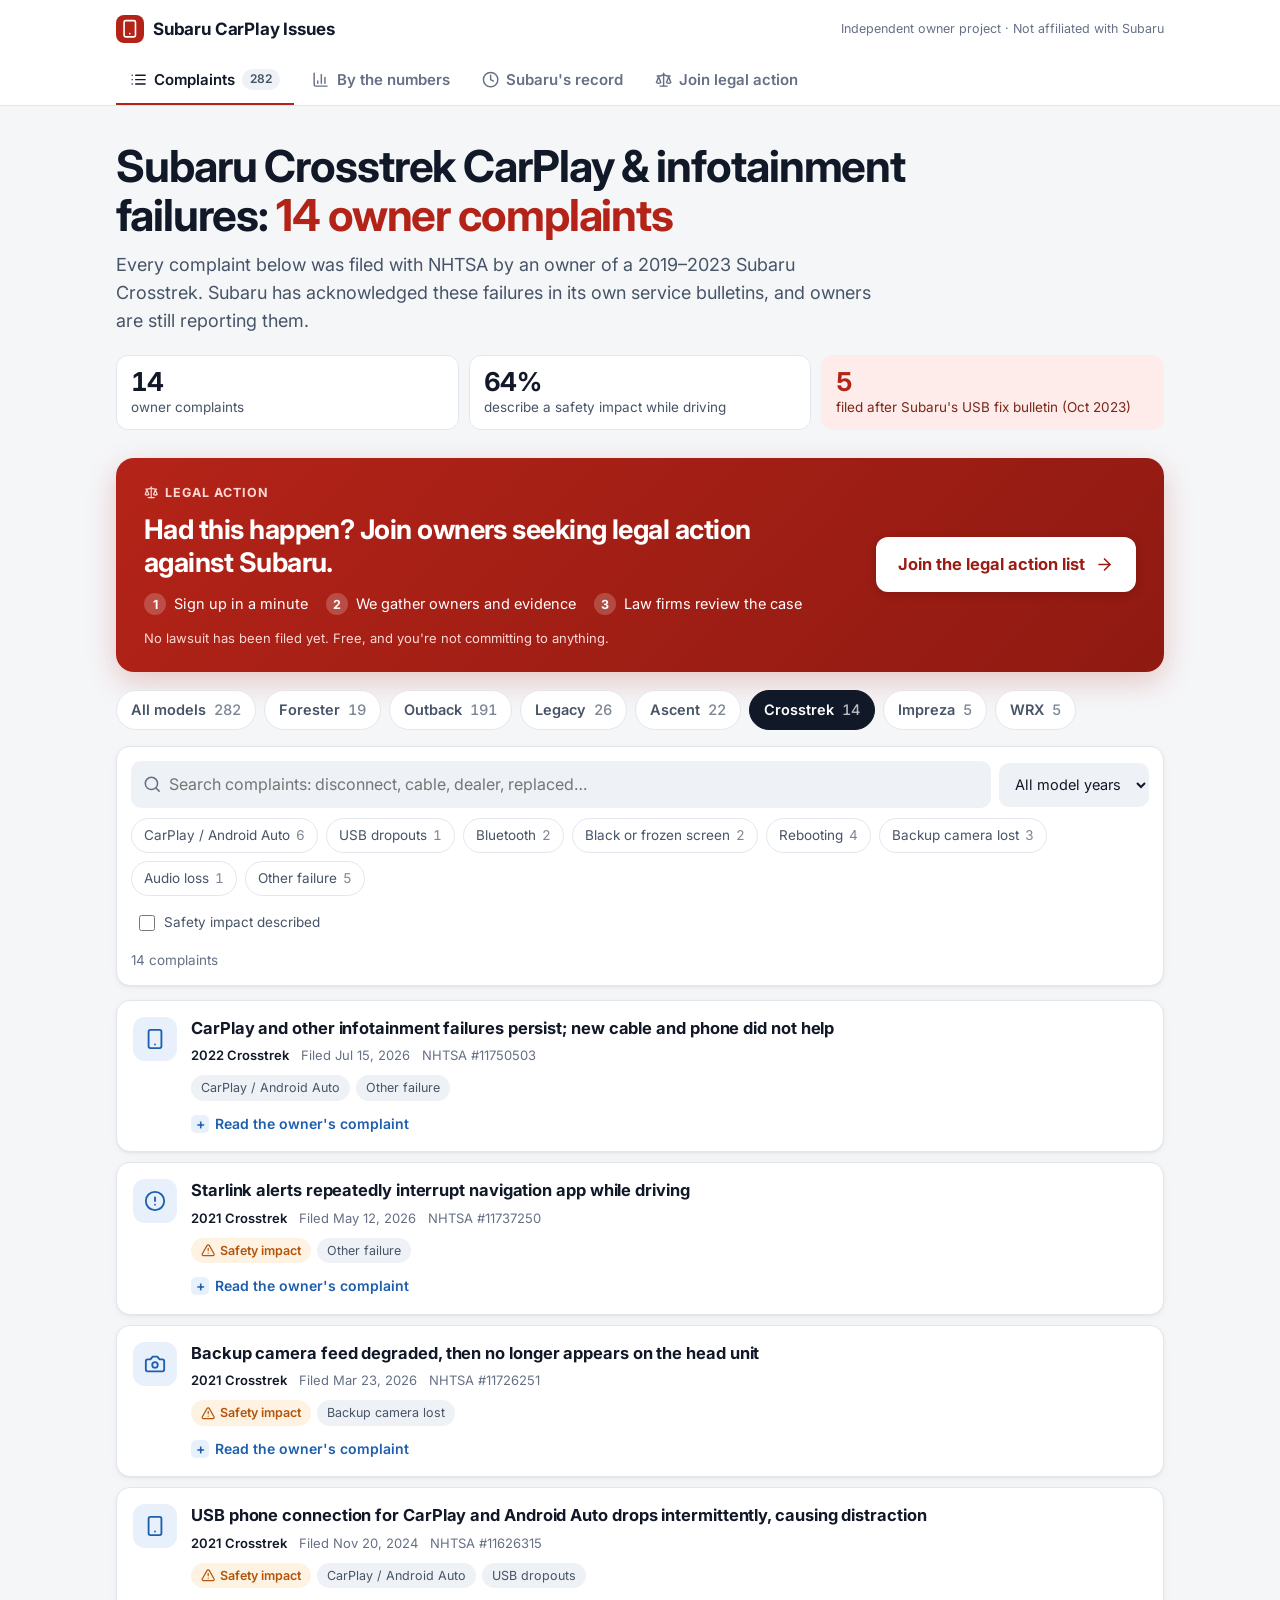
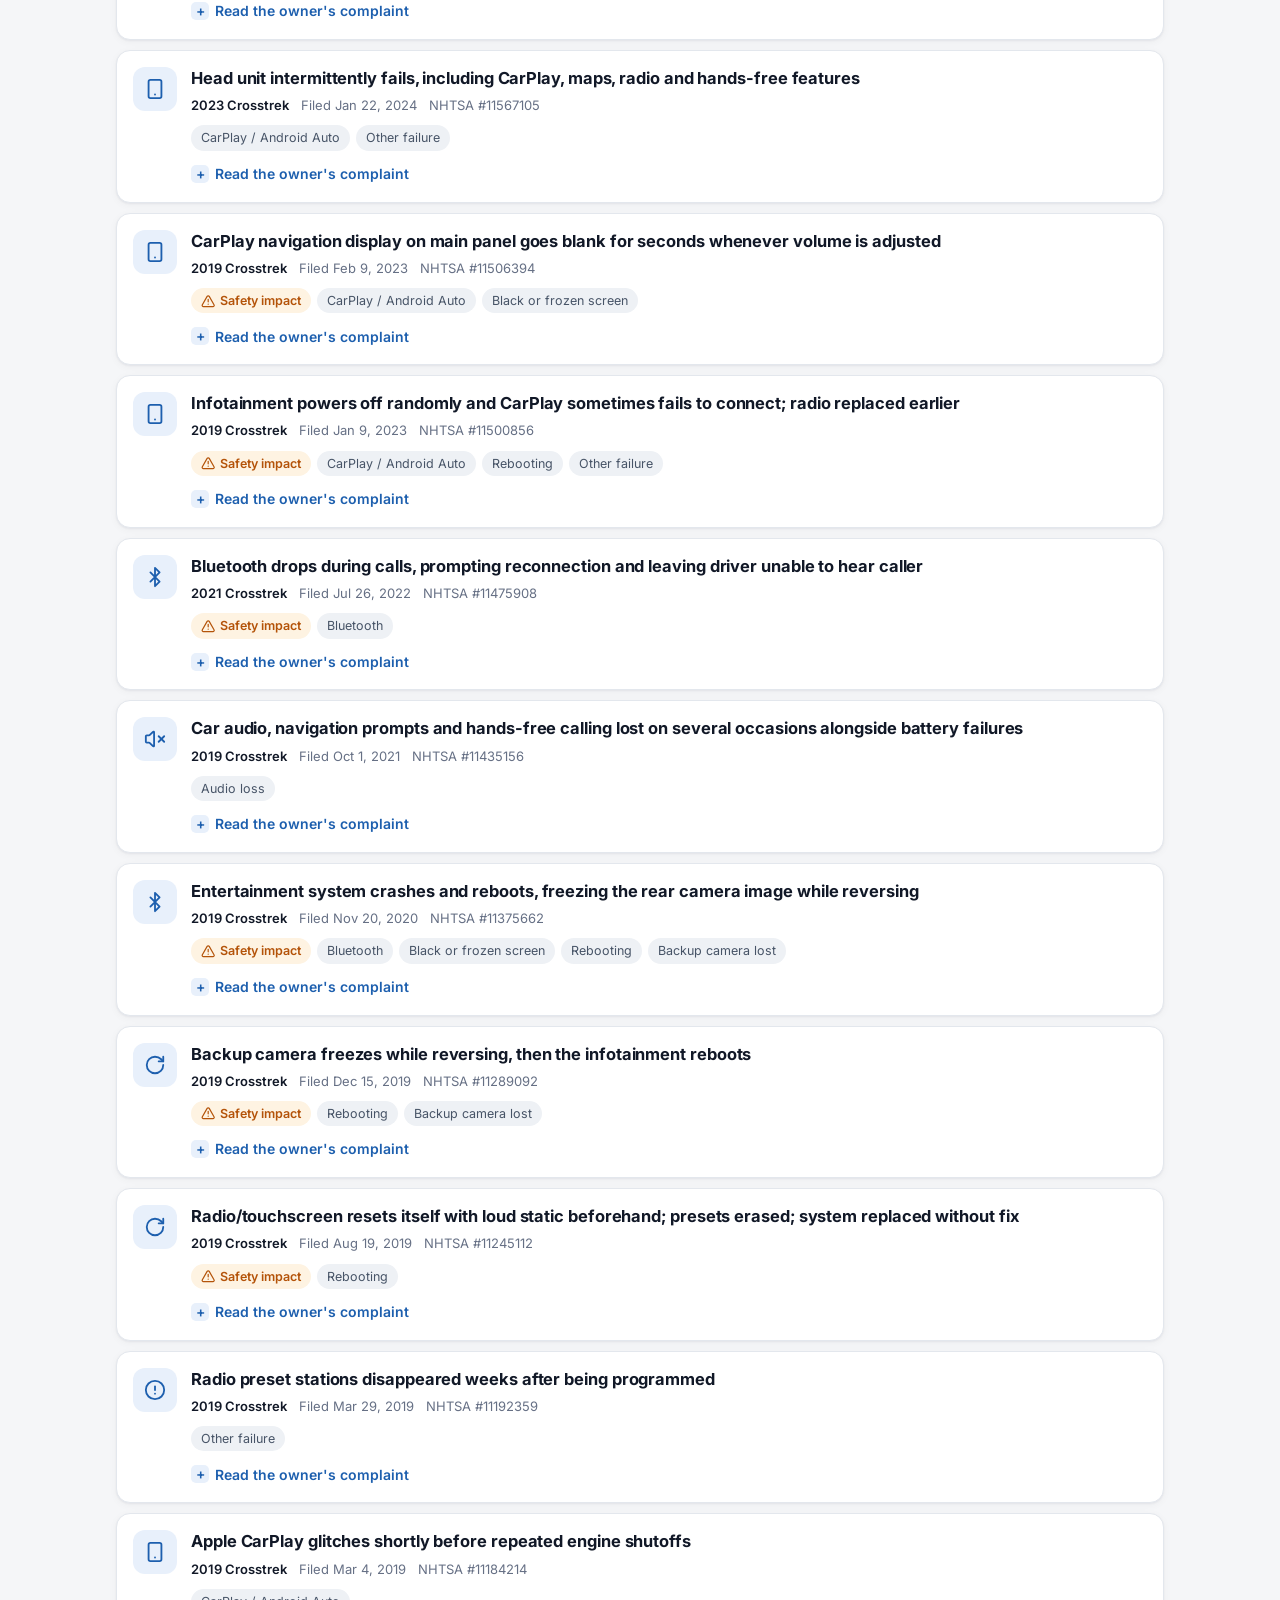
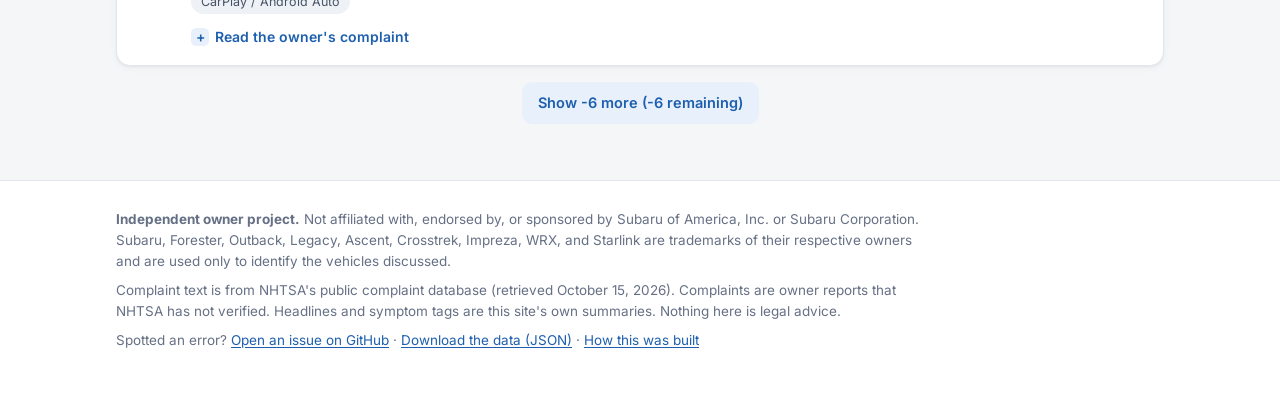
<file: crosstrek/index.html>
<!doctype html>
<html lang="en">
<head>
<meta charset="utf-8">
<meta name="viewport" content="width=device-width, initial-scale=1">
<meta name="color-scheme" content="light">
<title>Subaru Crosstrek CarPlay &amp; Infotainment Problems: 14 Owner Complaints (2019–2023)</title>
<meta name="description" content="14 NHTSA owner complaints about 2019–2023 Subaru Crosstrek head unit failures: CarPlay/Android Auto disconnecting, USB dropouts, Bluetooth failures, black or rebooting screens.">
<link rel="canonical" href="https://greatergoodguy.github.io/subaru-carplay-issues/crosstrek/">
<meta property="og:type" content="website">
<meta property="og:title" content="Subaru Crosstrek CarPlay &amp; Infotainment Problems: 14 Owner Complaints (2019–2023)">
<meta property="og:description" content="14 NHTSA owner complaints about 2019–2023 Subaru Crosstrek head unit failures: CarPlay/Android Auto disconnecting, USB dropouts, Bluetooth failures, black or rebooting screens.">
<meta property="og:url" content="https://greatergoodguy.github.io/subaru-carplay-issues/crosstrek/">
<meta name="twitter:card" content="summary">
<link rel="preconnect" href="https://fonts.googleapis.com">
<link rel="preconnect" href="https://fonts.gstatic.com" crossorigin>
<link href="https://fonts.googleapis.com/css2?family=Inter:wght@400;500;600;700&display=swap" rel="stylesheet">
<link rel="stylesheet" href="../assets/style.css">
<link rel="icon" href="data:image/svg+xml,%3Csvg xmlns='http://www.w3.org/2000/svg' viewBox='0 0 24 24'%3E%3Crect width='24' height='24' rx='6' fill='%23b42318'/%3E%3Crect x='8' y='5' width='8' height='14' rx='1.5' fill='none' stroke='white' stroke-width='1.8'/%3E%3C/svg%3E">

</head>
<body>
<header class="site-head"><div class="wrap">
<div class="top"><a class="brand" href="../"><span class="dot"><svg class="i" viewBox="0 0 24 24" aria-hidden="true"><rect x="5" y="2" width="14" height="20" rx="2"/><path d="M12 18h.01"/></svg></span>Subaru CarPlay Issues</a>
<span class="note">Independent owner project · Not affiliated with Subaru</span></div>
<nav class="tabs" aria-label="Sections"><a href="../" aria-current="page"><svg class="i" viewBox="0 0 24 24" aria-hidden="true"><path d="M3 12h.01"/><path d="M3 18h.01"/><path d="M3 6h.01"/><path d="M8 12h13"/><path d="M8 18h13"/><path d="M8 6h13"/></svg>Complaints <span class="n">282</span></a><a href="../stats/"><svg class="i" viewBox="0 0 24 24" aria-hidden="true"><path d="M3 3v16a2 2 0 0 0 2 2h16"/><path d="M18 17V9"/><path d="M13 17V5"/><path d="M8 17v-3"/></svg>By the numbers</a><a href="../record/"><svg class="i" viewBox="0 0 24 24" aria-hidden="true"><circle cx="12" cy="12" r="10"/><path d="M12 6v6l4 2"/></svg>Subaru's record</a><a href="../join/"><svg class="i" viewBox="0 0 24 24" aria-hidden="true"><path d="m16 16 3-8 3 8c-.87.65-1.92 1-3 1s-2.13-.35-3-1Z"/><path d="m2 16 3-8 3 8c-.87.65-1.92 1-3 1s-2.13-.35-3-1Z"/><path d="M7 21h10"/><path d="M12 3v18"/><path d="M3 7h2c2 0 5-1 7-2 2 1 5 2 7 2h2"/></svg>Join legal action</a></nav>
</div></header>
<main>
<div class="wrap">
<section class="intro">
<h1>Subaru Crosstrek CarPlay &amp; infotainment failures: <span class="hl">14 owner complaints</span></h1>
<p class="lede">Every complaint below was filed with NHTSA by an owner of a 2019–2023 Subaru Crosstrek. Subaru has acknowledged these failures in its own service bulletins, and owners are still reporting them.</p>
<div class="facts">
<span class="fact"><b>14</b>owner complaints</span>
<span class="fact"><b>64%</b>describe a safety impact while driving</span>
<a class="fact alert" href="../record/"><b>5</b>filed after Subaru's USB fix bulletin (Oct 2023)</a>
</div>
</section>
<div class="cta-band">
<div class="cta-main">
<span class="cta-eyebrow"><svg class="i" viewBox="0 0 24 24" aria-hidden="true"><path d="m16 16 3-8 3 8c-.87.65-1.92 1-3 1s-2.13-.35-3-1Z"/><path d="m2 16 3-8 3 8c-.87.65-1.92 1-3 1s-2.13-.35-3-1Z"/><path d="M7 21h10"/><path d="M12 3v18"/><path d="M3 7h2c2 0 5-1 7-2 2 1 5 2 7 2h2"/></svg>Legal action</span>
<h2>Had this happen? Join owners seeking legal action against Subaru.</h2>
<ol class="cta-steps"><li><b>1</b>Sign up in a minute</li><li><b>2</b>We gather owners and evidence</li><li><b>3</b>Law firms review the case</li></ol>
<p class="cta-fine">No lawsuit has been filed yet. Free, and you're not committing to anything.</p>
</div>
<a class="cta-btn" href="../join/">Join the legal action list <svg class="i" viewBox="0 0 24 24" aria-hidden="true"><path d="M5 12h14"/><path d="m12 5 7 7-7 7"/></svg></a>
</div>
<nav class="modelnav" aria-label="Filter by model"><a href="../">All models <span class="n">282</span></a><a href="../forester/">Forester <span class="n">19</span></a><a href="../outback/">Outback <span class="n">191</span></a><a href="../legacy/">Legacy <span class="n">26</span></a><a href="../ascent/">Ascent <span class="n">22</span></a><a href="../crosstrek/" aria-current="page">Crosstrek <span class="n">14</span></a><a href="../impreza/">Impreza <span class="n">5</span></a><a href="../wrx/">WRX <span class="n">5</span></a></nav>
<div id="directory">
<div class="card toolbar" role="search">
<div class="row">
<label class="field"><svg class="i" viewBox="0 0 24 24" aria-hidden="true"><circle cx="11" cy="11" r="8"/><path d="m21 21-4.3-4.3"/></svg><span class="sr-only">Search complaints</span><input type="search" id="q" placeholder="Search complaints: disconnect, cable, dealer, replaced…"></label>
<select id="f-year" aria-label="Model year"><option value="">All model years</option><option value="2019">2019</option><option value="2021">2021</option><option value="2022">2022</option><option value="2023">2023</option></select>
</div>
<div class="row" aria-label="Filter by symptom"><button type="button" class="chip" data-tag="carplay" aria-pressed="false">CarPlay / Android Auto <span class="n">6</span></button><button type="button" class="chip" data-tag="usb" aria-pressed="false">USB dropouts <span class="n">1</span></button><button type="button" class="chip" data-tag="bluetooth" aria-pressed="false">Bluetooth <span class="n">2</span></button><button type="button" class="chip" data-tag="black-screen" aria-pressed="false">Black or frozen screen <span class="n">2</span></button><button type="button" class="chip" data-tag="rebooting" aria-pressed="false">Rebooting <span class="n">4</span></button><button type="button" class="chip" data-tag="backup-camera" aria-pressed="false">Backup camera lost <span class="n">3</span></button><button type="button" class="chip" data-tag="audio-loss" aria-pressed="false">Audio loss <span class="n">1</span></button><button type="button" class="chip" data-tag="other" aria-pressed="false">Other failure <span class="n">5</span></button></div>
<div class="row"><label class="toggle"><input type="checkbox" id="f-safety"> Safety impact described</label></div>
<div class="resultbar"><span id="count" aria-live="polite">14 complaints</span><button type="button" class="linkbtn" id="clear" hidden>Clear filters</button></div>
</div>
<div class="list" id="complaints">
<article class="card c" id="odi-11750503" data-model="crosstrek" data-year="2022" data-tags="carplay|other" data-safety="0" data-after="1">
<span class="sym"><svg class="i" viewBox="0 0 24 24" aria-hidden="true"><rect x="5" y="2" width="14" height="20" rx="2"/><path d="M12 18h.01"/></svg></span>
<div>
<h3>CarPlay and other infotainment failures persist; new cable and phone did not help</h3>
<div class="meta"><span class="veh">2022 Crosstrek</span><span>Filed Jul 15, 2026</span><span>NHTSA #11750503</span></div>
<div class="tags"><span class="tag">CarPlay / Android Auto</span><span class="tag">Other failure</span></div>
<details><summary>Read the owner's complaint</summary>
<blockquote>I was advised to file a report for a known problem with Subaru 2022 Crosstrek.It involves the infotainment system failures. These are listed in a Subaru service bulletin dated 1/28/25- head unit warranty extension. My issues primarily involve carplay but there have been other issues associated with Starlink system as well. The dealer has refused to fix this even though I have an extended warranty and the service bulletin covers the repair. I have replaced the cable and the phone and there are still ongoing problems.  I am aware there is a class action lawsuit in process.</blockquote>
<p class="verify">Public record. Verify by searching #11750503 on <a href="https://www.nhtsa.gov/vehicle/2022/SUBARU/CROSSTREK" rel="nofollow">NHTSA's 2022 Crosstrek page</a>.</p>
</details>
</div>
</article>
<article class="card c" id="odi-11737250" data-model="crosstrek" data-year="2021" data-tags="other" data-safety="1" data-after="1">
<span class="sym"><svg class="i" viewBox="0 0 24 24" aria-hidden="true"><circle cx="12" cy="12" r="10"/><path d="M12 8v4"/><path d="M12 16h.01"/></svg></span>
<div>
<h3>Starlink alerts repeatedly interrupt navigation app while driving</h3>
<div class="meta"><span class="veh">2021 Crosstrek</span><span>Filed May 12, 2026</span><span>NHTSA #11737250</span></div>
<div class="tags"><span class="tag safety"><svg class="i" viewBox="0 0 24 24" aria-hidden="true"><path d="m21.73 18-8-14a2 2 0 0 0-3.48 0l-8 14A2 2 0 0 0 4 21h16a2 2 0 0 0 1.73-3"/><path d="M12 9v4"/><path d="M12 17h.01"/></svg>Safety impact</span><span class="tag">Other failure</span></div>
<details><summary>Read the owner's complaint</summary>
<blockquote>Subaru Starlink alerts keep disrupting my navigation so it’s making driving unsafe bc it pops up and interrupts Waze Navigation and has to be addressed to get back to my map. It happens incessantly and persistently even though I’ve turned off app Starlink access and alerts. It is a distraction to my focus while driving and i fear it will cause me to get into an accident. Why hasn’t Subaru fixed this known issue?</blockquote>
<p class="verify">Public record. Verify by searching #11737250 on <a href="https://www.nhtsa.gov/vehicle/2021/SUBARU/CROSSTREK" rel="nofollow">NHTSA's 2021 Crosstrek page</a>.</p>
</details>
</div>
</article>
<article class="card c" id="odi-11726251" data-model="crosstrek" data-year="2021" data-tags="backup-camera" data-safety="1" data-after="1">
<span class="sym"><svg class="i" viewBox="0 0 24 24" aria-hidden="true"><path d="M14.5 4h-5L7 7H4a2 2 0 0 0-2 2v9a2 2 0 0 0 2 2h16a2 2 0 0 0 2-2V9a2 2 0 0 0-2-2h-3l-2.5-3z"/><circle cx="12" cy="13" r="3"/></svg></span>
<div>
<h3>Backup camera feed degraded, then no longer appears on the head unit</h3>
<div class="meta"><span class="veh">2021 Crosstrek</span><span>Filed Mar 23, 2026</span><span>NHTSA #11726251</span></div>
<div class="tags"><span class="tag safety"><svg class="i" viewBox="0 0 24 24" aria-hidden="true"><path d="m21.73 18-8-14a2 2 0 0 0-3.48 0l-8 14A2 2 0 0 0 4 21h16a2 2 0 0 0 1.73-3"/><path d="M12 9v4"/><path d="M12 17h.01"/></svg>Safety impact</span><span class="tag">Backup camera lost</span></div>
<details><summary>Read the owner's complaint</summary>
<blockquote>The backup camera on my Subaru Crosstrek started to a stop working a few weeks ago.   It first started to intermittently transmit a video feed that was fuzzy and the colors were completely incorrect.  That started to follow with the camera not working about half the time at all on my head unit.  Now it&#x27;s completely not showing up at all on my head unit when I go into reverse.  I live near a school and when I back out, I&#x27;m concerned that I won&#x27;t be able to see a child behind my car.  Same for parking garages and parallel parking.   The Subaru dealership is saying they have checked all the wiring and modules and have isolated it to the backup camera.  There were no other messages besides the camera starting to malfunction.</blockquote>
<p class="verify">Public record. Verify by searching #11726251 on <a href="https://www.nhtsa.gov/vehicle/2021/SUBARU/CROSSTREK" rel="nofollow">NHTSA's 2021 Crosstrek page</a>.</p>
</details>
</div>
</article>
<article class="card c" id="odi-11626315" data-model="crosstrek" data-year="2021" data-tags="carplay|usb" data-safety="1" data-after="0">
<span class="sym"><svg class="i" viewBox="0 0 24 24" aria-hidden="true"><rect x="5" y="2" width="14" height="20" rx="2"/><path d="M12 18h.01"/></svg></span>
<div>
<h3>USB phone connection for CarPlay and Android Auto drops intermittently, causing distraction</h3>
<div class="meta"><span class="veh">2021 Crosstrek</span><span>Filed Nov 20, 2024</span><span>NHTSA #11626315</span></div>
<div class="tags"><span class="tag safety"><svg class="i" viewBox="0 0 24 24" aria-hidden="true"><path d="m21.73 18-8-14a2 2 0 0 0-3.48 0l-8 14A2 2 0 0 0 4 21h16a2 2 0 0 0 1.73-3"/><path d="M12 9v4"/><path d="M12 17h.01"/></svg>Safety impact</span><span class="tag">CarPlay / Android Auto</span><span class="tag">USB dropouts</span></div>
<details><summary>Read the owner's complaint</summary>
<blockquote>What component or system failed or malfunctioned, and is it available for inspection upon request?  The USB A outlets under the head unit that allow connection to Android Auto and Apple CarPlay  Yes it is available for inspection upon request  How was your safety or the safety of others put at risk?  The connection when hooked up to a phone is intermittent. This results in driver distraction whenever it disconnects due to trying to get it to reconnect. Especially when using gps apps this means the driver may be &quot;lost&quot;  until it can be reconnected, which means they will try to get it reconnected while driving which is dangerous. Sometimes it goes in and out every 60-90 seconds. Sometimes it won&#x27;t connect at all until the vehicle is power cycled or the head unit is reset but neither of these guarantees a stable connection. The issue is not fixed by replacing the USB cable or the phone with a brand new phone. The cables and phone do not have this issue with any other USB port that they have been used on (in other vehicles).   Has the problem been reproduced or confirmed by a dealer or independent service center?  Not on my vehicle but there are hundreds of reports online for years with multiple Subaru models where it has been. I could get it reproduced easily, just haven&#x27;t had the time.   Has the vehicle or component been inspected by the manufacturer, police, insurance representatives or others?  No  Were there any warning lamps, messages or other symptoms of the problem prior to the failure, and when did they first appear?  No   This happens every day, at any speed, and has been happening since I got the vehicle at 20000 miles and there are 35000 miles on it now (approximately).</blockquote>
<p class="verify">Public record. Verify by searching #11626315 on <a href="https://www.nhtsa.gov/vehicle/2021/SUBARU/CROSSTREK" rel="nofollow">NHTSA's 2021 Crosstrek page</a>.</p>
</details>
</div>
</article>
<article class="card c" id="odi-11567105" data-model="crosstrek" data-year="2023" data-tags="carplay|other" data-safety="0" data-after="0">
<span class="sym"><svg class="i" viewBox="0 0 24 24" aria-hidden="true"><rect x="5" y="2" width="14" height="20" rx="2"/><path d="M12 18h.01"/></svg></span>
<div>
<h3>Head unit intermittently fails, including CarPlay, maps, radio and hands-free features</h3>
<div class="meta"><span class="veh">2023 Crosstrek</span><span>Filed Jan 22, 2024</span><span>NHTSA #11567105</span></div>
<div class="tags"><span class="tag">CarPlay / Android Auto</span><span class="tag">Other failure</span></div>
<details><summary>Read the owner's complaint</summary>
<blockquote>head unit/infotainment works intermittently meaning all the safety features, car play works intermittently the hands free safety features work intermittently also maps and radio all malfunctions intermittently. At 800 miles I have a paint chip on the back of the cars bumper paint bubbling on the rear tail gate I felt this to be a defect in the paint but Subaru disagreed. Subaru sent me an email for an update to correct infotainment problems that I am suppose to do myself didn&#x27;t say to take it to the dealership. this car only has 2700 miles on it and is still under warranty</blockquote>
<p class="verify">Public record. Verify by searching #11567105 on <a href="https://www.nhtsa.gov/vehicle/2023/SUBARU/CROSSTREK" rel="nofollow">NHTSA's 2023 Crosstrek page</a>.</p>
</details>
</div>
</article>
<article class="card c" id="odi-11506394" data-model="crosstrek" data-year="2019" data-tags="carplay|black-screen" data-safety="1" data-after="0">
<span class="sym"><svg class="i" viewBox="0 0 24 24" aria-hidden="true"><rect x="5" y="2" width="14" height="20" rx="2"/><path d="M12 18h.01"/></svg></span>
<div>
<h3>CarPlay navigation display on main panel goes blank for seconds whenever volume is adjusted</h3>
<div class="meta"><span class="veh">2019 Crosstrek</span><span>Filed Feb 9, 2023</span><span>NHTSA #11506394</span></div>
<div class="tags"><span class="tag safety"><svg class="i" viewBox="0 0 24 24" aria-hidden="true"><path d="m21.73 18-8-14a2 2 0 0 0-3.48 0l-8 14A2 2 0 0 0 4 21h16a2 2 0 0 0 1.73-3"/><path d="M12 9v4"/><path d="M12 17h.01"/></svg>Safety impact</span><span class="tag">CarPlay / Android Auto</span><span class="tag">Black or frozen screen</span></div>
<details><summary>Read the owner's complaint</summary>
<blockquote>The main information panel which displays navigation information under Carplay goes blank for approximately 5 seconds every time the user adjusts the car volume. This appears to be by design. The &quot;feature&quot; creates an unsafe driving situation by forcing the driver&#x27;s attention to linger on the main panel waiting for navigational or other information, creating an unsafe situation which could cause an accident.   In addition, though less threatening, the vehicle&#x27;s audio volume turns on when the car is started, regardless of whether it was last left off or on. The unexpected volume sound interferes with a driver&#x27;s initial planning and focus in the vehicle unnecessarily. This unfortunate &quot;feature&quot; is less threatening than the screen blanking resulting from volume adjustment because it occurs before the car begins moving. The volume control screen blanking creates a hazard because it interferes with the driver&#x27;s access to important information while the vehicle is in motion, tempting the driver to take their eyes off the road waiting for the main screen to once again resume normal operation.</blockquote>
<p class="verify">Public record. Verify by searching #11506394 on <a href="https://www.nhtsa.gov/vehicle/2019/SUBARU/CROSSTREK" rel="nofollow">NHTSA's 2019 Crosstrek page</a>.</p>
</details>
</div>
</article>
<article class="card c" id="odi-11500856" data-model="crosstrek" data-year="2019" data-tags="carplay|rebooting|other" data-safety="1" data-after="0">
<span class="sym"><svg class="i" viewBox="0 0 24 24" aria-hidden="true"><rect x="5" y="2" width="14" height="20" rx="2"/><path d="M12 18h.01"/></svg></span>
<div>
<h3>Infotainment powers off randomly and CarPlay sometimes fails to connect; radio replaced earlier</h3>
<div class="meta"><span class="veh">2019 Crosstrek</span><span>Filed Jan 9, 2023</span><span>NHTSA #11500856</span></div>
<div class="tags"><span class="tag safety"><svg class="i" viewBox="0 0 24 24" aria-hidden="true"><path d="m21.73 18-8-14a2 2 0 0 0-3.48 0l-8 14A2 2 0 0 0 4 21h16a2 2 0 0 0 1.73-3"/><path d="M12 9v4"/><path d="M12 17h.01"/></svg>Safety impact</span><span class="tag">CarPlay / Android Auto</span><span class="tag">Rebooting</span><span class="tag">Other failure</span></div>
<details><summary>Read the owner's complaint</summary>
<blockquote>The screen display with the oil temp gauge and water temp gauge will randomly turn off while driving as well as sometimes it will not turn on immediately when the car turns on. I have brought this to the dealers attention and nothing has been done, there has been no warning lights on the dash illuminated. This has been going on randomly for the last 6 months.  Another issue is that when the bluetooth or carplay is inuse and there is a call in progress the digital speed display is blocked by a screen that says call in progress. This is very dangerous that the digital speed display is blocked when bluetooth or car play is used to make calls. This has many times resulted in me speeding as the speedometer on the car is marked well with tick marks for how big the arm is that tells you how fast you’re going. There is no reason subaru should block the digital speed display.  The infotainment system powers off randomly, changes the radio station on its own, and changes the volume on its own. This started in 2019 when I got the car and the issue was observed by the dealer and the radio was replaced. However now that the radio was replaced in 2019 or 2020 the radio has been recently not turning on when the car is started, shutting off in the middle of the drive, and sometimes not even connecting to carplay to use navigation. Subaru won&#x27;t help me anymore or even look at the car now for this concern without charging an insane diagnostic fee (which is wrong to charge for safety concerns)</blockquote>
<p class="verify">Public record. Verify by searching #11500856 on <a href="https://www.nhtsa.gov/vehicle/2019/SUBARU/CROSSTREK" rel="nofollow">NHTSA's 2019 Crosstrek page</a>.</p>
</details>
</div>
</article>
<article class="card c" id="odi-11475908" data-model="crosstrek" data-year="2021" data-tags="bluetooth" data-safety="1" data-after="0">
<span class="sym"><svg class="i" viewBox="0 0 24 24" aria-hidden="true"><path d="m7 7 10 10-5 5V2l5 5L7 17"/></svg></span>
<div>
<h3>Bluetooth drops during calls, prompting reconnection and leaving driver unable to hear caller</h3>
<div class="meta"><span class="veh">2021 Crosstrek</span><span>Filed Jul 26, 2022</span><span>NHTSA #11475908</span></div>
<div class="tags"><span class="tag safety"><svg class="i" viewBox="0 0 24 24" aria-hidden="true"><path d="m21.73 18-8-14a2 2 0 0 0-3.48 0l-8 14A2 2 0 0 0 4 21h16a2 2 0 0 0 1.73-3"/><path d="M12 9v4"/><path d="M12 17h.01"/></svg>Safety impact</span><span class="tag">Bluetooth</span></div>
<details><summary>Read the owner's complaint</summary>
<blockquote>The bluetooth system is not functioning properly. When a call is in progress, the bluetooth will indicate that no phone is connected and prompt the driver to connect the phone. In the meantime, the call is still active and the person on the other end hears the radio playing but the driver cannot hear the other person. The call will then reconnect for a few seconds before repeating this process. It will continue until the call is ended. While this might be considered an inconvenience, I believe it is a genuine safety issue as this problem takes the drivers eyes off the road and has them answering prompts on a visual screen and is a general distraction. Subaru is aware of the problem and has refused to take action to correct it. The incident is ongoing. As a result the hands-free phone option is unavailable.</blockquote>
<p class="verify">Public record. Verify by searching #11475908 on <a href="https://www.nhtsa.gov/vehicle/2021/SUBARU/CROSSTREK" rel="nofollow">NHTSA's 2021 Crosstrek page</a>.</p>
</details>
</div>
</article>
<article class="card c" id="odi-11435156" data-model="crosstrek" data-year="2019" data-tags="audio-loss" data-safety="0" data-after="0">
<span class="sym"><svg class="i" viewBox="0 0 24 24" aria-hidden="true"><path d="M11 4.7a.7.7 0 0 0-1.2-.5L6.4 7.6A1.4 1.4 0 0 1 5.4 8H3a1 1 0 0 0-1 1v6a1 1 0 0 0 1 1h2.4a1.4 1.4 0 0 1 1 .4l3.4 3.4a.7.7 0 0 0 1.2-.5z"/><path d="m22 9-6 6"/><path d="m16 9 6 6"/></svg></span>
<div>
<h3>Car audio, navigation prompts and hands-free calling lost on several occasions alongside battery failures</h3>
<div class="meta"><span class="veh">2019 Crosstrek</span><span>Filed Oct 1, 2021</span><span>NHTSA #11435156</span></div>
<div class="tags"><span class="tag">Audio loss</span></div>
<details><summary>Read the owner's complaint</summary>
<blockquote>2 battery failures in 2 years of purchasing vehicle. I am on my third battery in less than two years. Incidents occurred 15, 19, 23 and 24  months into car ownership.   4 battery / electrical related dealer service visits in 2 years.   2 times the car was immobilized due to battery failure, would not start and required a tow to dealership service.   On 3 occasions lost car audio  - no audio map directions, no hands free phone calling, no radio.   On 1 occasion lost all internal lighting on entire instrument panel and all switches during night driving on one occasion creating a serious driving hazard and safety issue.   All issues occurred with no warning lamps, messages or other symptoms.    Only Subaru Dealer service has inspected and replaced/ recharged the batteries.    Dealer service claimed they could not reproduce the problem once they replaced or recharged the batteries.</blockquote>
<p class="verify">Public record. Verify by searching #11435156 on <a href="https://www.nhtsa.gov/vehicle/2019/SUBARU/CROSSTREK" rel="nofollow">NHTSA's 2019 Crosstrek page</a>.</p>
</details>
</div>
</article>
<article class="card c" id="odi-11375662" data-model="crosstrek" data-year="2019" data-tags="bluetooth|black-screen|rebooting|backup-camera" data-safety="1" data-after="0">
<span class="sym"><svg class="i" viewBox="0 0 24 24" aria-hidden="true"><path d="m7 7 10 10-5 5V2l5 5L7 17"/></svg></span>
<div>
<h3>Entertainment system crashes and reboots, freezing the rear camera image while reversing</h3>
<div class="meta"><span class="veh">2019 Crosstrek</span><span>Filed Nov 20, 2020</span><span>NHTSA #11375662</span></div>
<div class="tags"><span class="tag safety"><svg class="i" viewBox="0 0 24 24" aria-hidden="true"><path d="m21.73 18-8-14a2 2 0 0 0-3.48 0l-8 14A2 2 0 0 0 4 21h16a2 2 0 0 0 1.73-3"/><path d="M12 9v4"/><path d="M12 17h.01"/></svg>Safety impact</span><span class="tag">Bluetooth</span><span class="tag">Black or frozen screen</span><span class="tag">Rebooting</span><span class="tag">Backup camera lost</span></div>
<details><summary>Read the owner's complaint</summary>
<blockquote>AFTER STARTING THE CAR AND BEGINNING TO REVERSE AWAY FROM MY HOME, THE REAR VIEW CAMERA FROZE FOR 10 SECONDS, NOT SHOWING ANY CHANGE IN MOVING OR STATIONARY OBJECTS. THIS HAPPENED DUE TO THE DRIVER SCREEN INTERFACE/ENTERTAINMENT SYSTEM CRASHING AND REBOOTING. THE CRASH/REBOOT USUALLY HAPPENS IF THE CAR PAIRS BY BLUETOOTH WITH A PHONE THAT IS IN THE HOUSE, AND THEN GETS OUT OF RANGE WHEN THE CAR BACKS AWAY OR DRIVES AWAY FROM THE HOUSE. IF IT CRASHES WHILE REVERSING, THE SCREEN EITHER GOES BLANK OR FREEZES THE REAR VIEW IMAGE IN PLACE. IF THE SYSTEM CRASHES WHILE DRIVING FORWARD THEN THE REVERSE CAMERA IMAGE IS NOT AFFECTED. WHEN THE CAMERA FREEZES WHILE REVERSING, IT IS VERY DANGEROUS SINCE IT GIVES THE DRIVER THE FALSE VIEW THAT NOTHING IS BEHIND THE CAR WHEN THERE COULD BE A CHILD OR OBJECT.</blockquote>
<p class="verify">Public record. Verify by searching #11375662 on <a href="https://www.nhtsa.gov/vehicle/2019/SUBARU/CROSSTREK" rel="nofollow">NHTSA's 2019 Crosstrek page</a>.</p>
</details>
</div>
</article>
<article class="card c" id="odi-11289092" data-model="crosstrek" data-year="2019" data-tags="rebooting|backup-camera" data-safety="1" data-after="0">
<span class="sym"><svg class="i" viewBox="0 0 24 24" aria-hidden="true"><path d="M21 12a9 9 0 1 1-9-9c2.52 0 4.93 1 6.74 2.74L21 8"/><path d="M21 3v5h-5"/></svg></span>
<div>
<h3>Backup camera freezes while reversing, then the infotainment reboots</h3>
<div class="meta"><span class="veh">2019 Crosstrek</span><span>Filed Dec 15, 2019</span><span>NHTSA #11289092</span></div>
<div class="tags"><span class="tag safety"><svg class="i" viewBox="0 0 24 24" aria-hidden="true"><path d="m21.73 18-8-14a2 2 0 0 0-3.48 0l-8 14A2 2 0 0 0 4 21h16a2 2 0 0 0 1.73-3"/><path d="M12 9v4"/><path d="M12 17h.01"/></svg>Safety impact</span><span class="tag">Rebooting</span><span class="tag">Backup camera lost</span></div>
<details><summary>Read the owner's complaint</summary>
<blockquote>I WAS DRIVING IN TRAFFIC TO COMPLETE STOP, AS I WAS ACCELERATING THE VEHICLE STALLED. THIS HAS HAPPENED ONLY ONCE.   I HAVE HAD ANOTHER INCIDENT WHEN I WAS BACKING UP TO PARK MY CAR IN MY GARAGE, MY BACK UP CAMERA FROZE WHILE IM STILL IN MOTION THEN THE INFOTAINMENT REBOOTS.</blockquote>
<p class="verify">Public record. Verify by searching #11289092 on <a href="https://www.nhtsa.gov/vehicle/2019/SUBARU/CROSSTREK" rel="nofollow">NHTSA's 2019 Crosstrek page</a>.</p>
</details>
</div>
</article>
<article class="card c" id="odi-11245112" data-model="crosstrek" data-year="2019" data-tags="rebooting" data-safety="1" data-after="0">
<span class="sym"><svg class="i" viewBox="0 0 24 24" aria-hidden="true"><path d="M21 12a9 9 0 1 1-9-9c2.52 0 4.93 1 6.74 2.74L21 8"/><path d="M21 3v5h-5"/></svg></span>
<div>
<h3>Radio/touchscreen resets itself with loud static beforehand; presets erased; system replaced without fix</h3>
<div class="meta"><span class="veh">2019 Crosstrek</span><span>Filed Aug 19, 2019</span><span>NHTSA #11245112</span></div>
<div class="tags"><span class="tag safety"><svg class="i" viewBox="0 0 24 24" aria-hidden="true"><path d="m21.73 18-8-14a2 2 0 0 0-3.48 0l-8 14A2 2 0 0 0 4 21h16a2 2 0 0 0 1.73-3"/><path d="M12 9v4"/><path d="M12 17h.01"/></svg>Safety impact</span><span class="tag">Rebooting</span></div>
<details><summary>Read the owner's complaint</summary>
<blockquote>I PURCHASED MY 2019 CROSSTREK IN NOVEMBER OF 2018.  ON NUMEROUS OCCASIONS THE RADIO / TOUCHSCREEN RESETS ITSELF.  HOWEVER BEFORE EACH SELF STARTED RESET A LOUD BUZZING OR STATIC NOISE COMES ACROSS THE SPEAKERS SCARING THE EVER LIVING DAYLIGHTS OUT OF ME (THE DRIVER).  THIS IS A SAFETY CONCERN / HAZARD AS I WAS DRIVING ON THE INTERSTATE ON ONE OCCASION OF THIS.  I HAVE HAD THE WHOLE SYSTEM REPLACED BY MY DEALERSHIP AT NO CHARGE 1 MONTH AFTER PURCHASE.  YET THE RADIO STILL HAS THE SAME ISSUES.  ALL RADIO STATIONS I HAVE PROGRAMMED IN ARE ERASED WITH EACH SELF RESTART OF THE RADIO / TOUCH SCREEN THAT GOD AWFUL NOISE STILL HAPPENS.  SUBARU DEALERSHIP SAYS THERE ARE NO SOFTWARE OR HARDWARE UPDATES AT THIS TIME.  SO WHAT THE HECK GIVES!!  SERIOUSLY SOMEONE IS GOING TO CRAP THEIR PANTS AND HAVE A HEART ATTACK DRIVING THIS VEHICLE WHAT THE RADIO BLASTS STATIC AIR WAVES ACROSS OUR SPEAKERS!</blockquote>
<p class="verify">Public record. Verify by searching #11245112 on <a href="https://www.nhtsa.gov/vehicle/2019/SUBARU/CROSSTREK" rel="nofollow">NHTSA's 2019 Crosstrek page</a>.</p>
</details>
</div>
</article>
<article class="card c" id="odi-11192359" data-model="crosstrek" data-year="2019" data-tags="other" data-safety="0" data-after="0">
<span class="sym"><svg class="i" viewBox="0 0 24 24" aria-hidden="true"><circle cx="12" cy="12" r="10"/><path d="M12 8v4"/><path d="M12 16h.01"/></svg></span>
<div>
<h3>Radio preset stations disappeared weeks after being programmed</h3>
<div class="meta"><span class="veh">2019 Crosstrek</span><span>Filed Mar 29, 2019</span><span>NHTSA #11192359</span></div>
<div class="tags"><span class="tag">Other failure</span></div>
<details><summary>Read the owner's complaint</summary>
<blockquote>MY NEW SUBARU CROSSTREK HAS A PROBLEM WITH THE RADIO PRESET STATIONS. I PROGRAMMED THEM SOON AFTER I PURCHASED THE CAR BUT 6 WEEKS LATER THE PRESET STATIONS DISAPPEARED AND ONLY THE PRE-INSTALLED (FREE TRIAL) STATIONS ON SXM RADIO WERE WORKING. I HAD TO REPROGRAM THE STATIONS. WHEN I CALLED THE DEALERSHIP, AUTO FAIR OF HAVERHILL, MA, THEY SAID THEY WERE AWARE OF THE &#x27;RECALL&#x27; (THEIR TERM NOT MINE) BUT THAT THE RECALL WAS RECALLED DUE TO PROBLEMS WITH THE &#x27;SOFTWARE UPDATE &#x27;. THEY ASKED ME TO CALL AGAIN NEXT WEEK TO SEE IF A SOLUTION IS AVAILABLE</blockquote>
<p class="verify">Public record. Verify by searching #11192359 on <a href="https://www.nhtsa.gov/vehicle/2019/SUBARU/CROSSTREK" rel="nofollow">NHTSA's 2019 Crosstrek page</a>.</p>
</details>
</div>
</article>
<article class="card c" id="odi-11184214" data-model="crosstrek" data-year="2019" data-tags="carplay" data-safety="0" data-after="0">
<span class="sym"><svg class="i" viewBox="0 0 24 24" aria-hidden="true"><rect x="5" y="2" width="14" height="20" rx="2"/><path d="M12 18h.01"/></svg></span>
<div>
<h3>Apple CarPlay glitches shortly before repeated engine shutoffs</h3>
<div class="meta"><span class="veh">2019 Crosstrek</span><span>Filed Mar 4, 2019</span><span>NHTSA #11184214</span></div>
<div class="tags"><span class="tag">CarPlay / Android Auto</span></div>
<details><summary>Read the owner's complaint</summary>
<blockquote>CAR HAS REPEATEDLY TURNED ITSELF OFF WHILE DRIVING. TWICE, WHEN PRESSING THE BRAKES WHILE  EXITING THE HIGHWAY, ALL DASHBOARD LIGHTS (EYESIGHT ALARMS, CHECK ENGINE, ETC.) WILL TURN ON. WHEN THE CAR COMES TO A STOP, THE OIL LIGHT ALSO TURNS ON AND THE ENGINE SHUTS OFF, ESSENTIALLY PUTTING THE CAR IN NEUTRAL. THE DASH INSTRUCTS TO PUT THE CAR IN PARK. THE CAR STARTS AGAIN AFTER PUSHING THE IGNITION TO TURN OFF THE CAR AND TURNING IT BACK ON AGAIN, BUT WILL HAVE THE SAME THING HAPPEN THE NEXT TIME THE BRAKES ARE PRESSED AND THE CAR SLOWS DOWN. IT HAS TURNED OFF TWICE WHILE THE VEHICLE IS IN MOTION, GOING SLOWLY. AFTER THREE FIRST INSTANCES OF THIS PROBLEM, THE CAR WAS TOWED TO THE DEALER WHERE THEY FOUND A &quot;FATAL ERROR OF THE ECM&quot; AND THE MAIN COMPUTER IN THE CAR WAS CHANGED AND THE GROUNDS WERE TESTED. THE SECOND INSTANCE OF THIS PROBLEM OCCURRED ON THE SAME DAY THE VEHICLE WAS PICKED UP FROM REPAIRS. THE CAR HAD ~200 MILES WHEN THE PROBLEM FIRST OCCURRED AND HAS LESS THAN 250 CURRENTLY. IN SUMMARY, THE CAR HAS TURNED OFF, MAKING IT UNABLE TO ACCELERATE, WHILE IN TRAFFIC ON SEVERAL OCCASIONS. THERE WERE ISSUES WITH APPLE CARPLAY GLITCHING JUST BEFORE EACH INSTANCE OCCURRED. THE INSTANCES WERE EXACTLY ONE WEEK APART.</blockquote>
<p class="verify">Public record. Verify by searching #11184214 on <a href="https://www.nhtsa.gov/vehicle/2019/SUBARU/CROSSTREK" rel="nofollow">NHTSA's 2019 Crosstrek page</a>.</p>
</details>
</div>
</article>
</div>
<p class="empty" id="empty" hidden>No complaints match these filters.</p>
<div class="more-wrap"><button type="button" class="btn" id="more" hidden>Show more</button></div>
</div>
</div>
</main>
<footer class="site"><div class="wrap">
<p><strong>Independent owner project.</strong> Not affiliated with, endorsed by, or sponsored by Subaru of America, Inc. or Subaru Corporation. Subaru, Forester, Outback, Legacy, Ascent, Crosstrek, Impreza, WRX, and Starlink are trademarks of their respective owners and are used only to identify the vehicles discussed.</p>
<p>Complaint text is from NHTSA's public complaint database (retrieved October 15, 2026). Complaints are owner reports that NHTSA has not verified. Headlines and symptom tags are this site's own summaries. Nothing here is legal advice.</p>
<p>Spotted an error? <a href="https://github.com/greatergoodguy/subaru-carplay-issues/issues">Open an issue on GitHub</a> · <a href="../data/complaints.json">Download the data (JSON)</a> · <a href="../stats/#method">How this was built</a></p>
</div></footer>
<script src="../assets/app.js" defer></script>
</body>
</html>
</file>
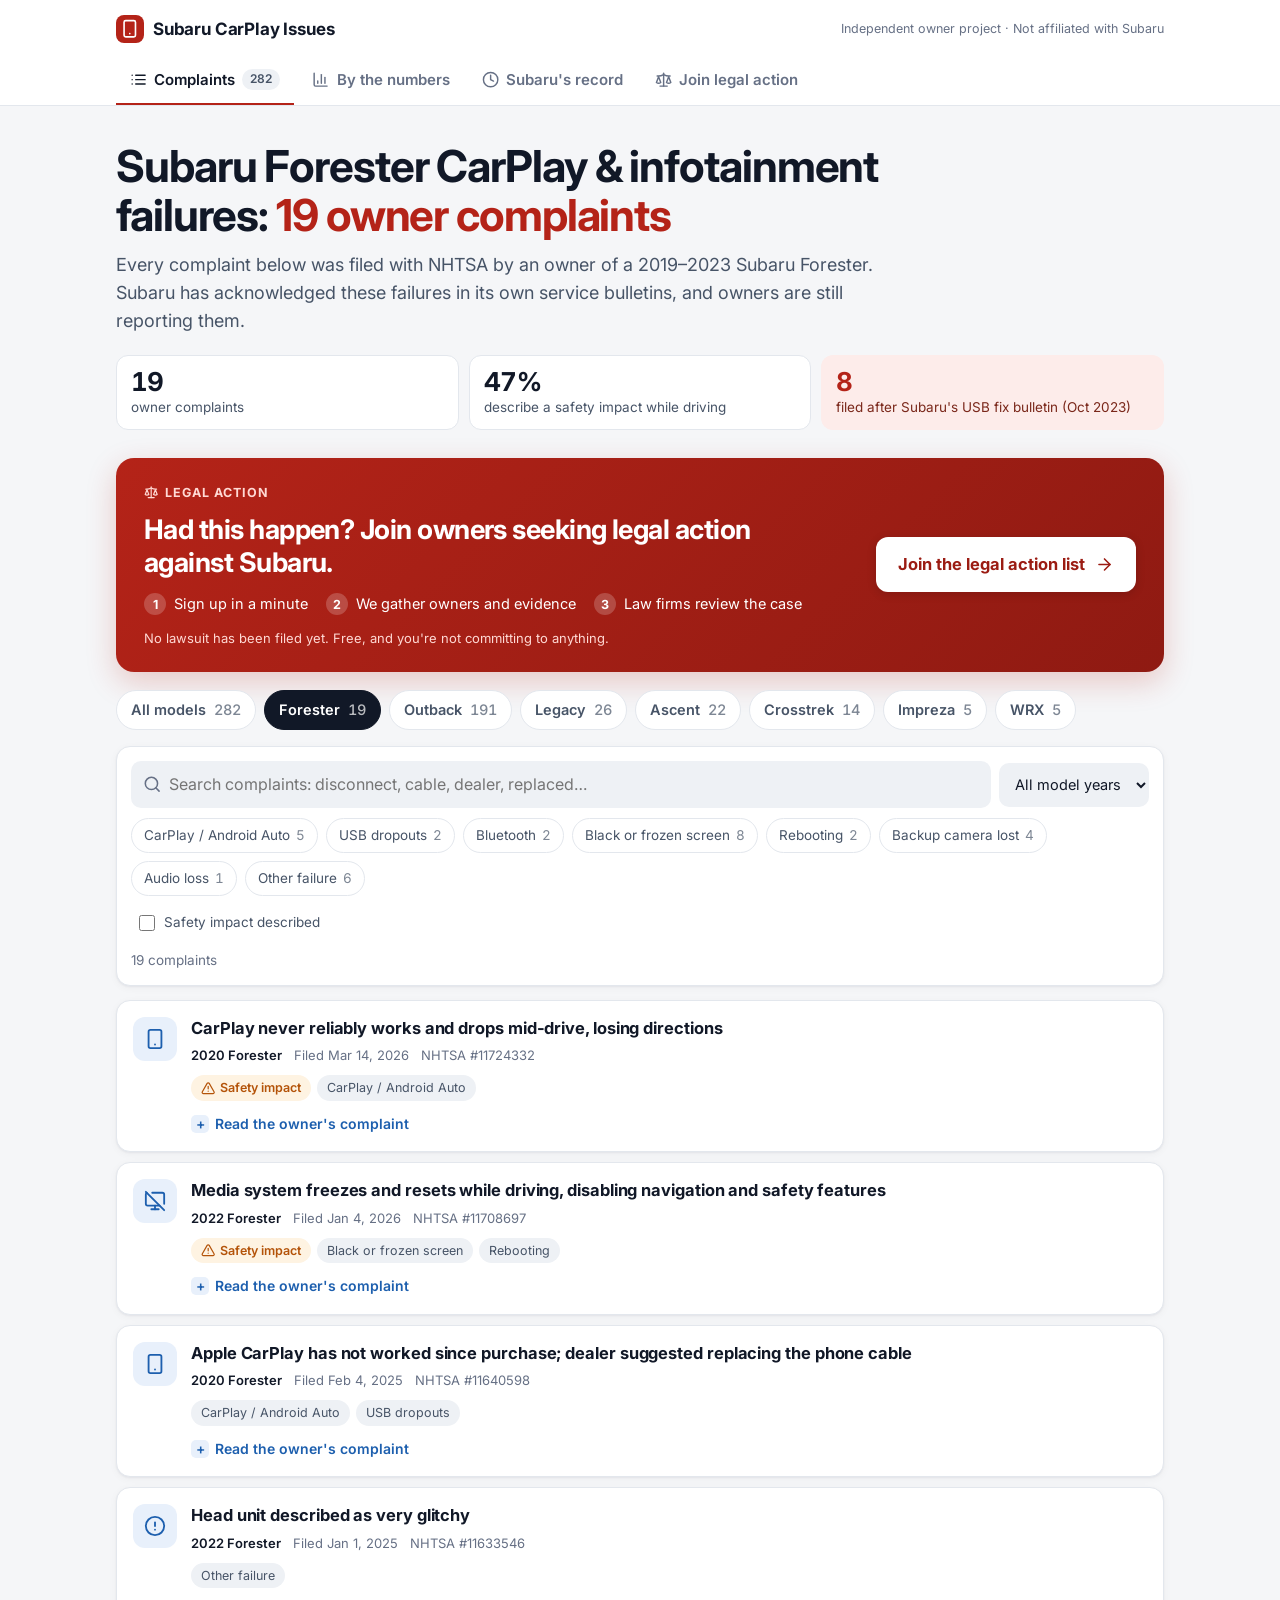
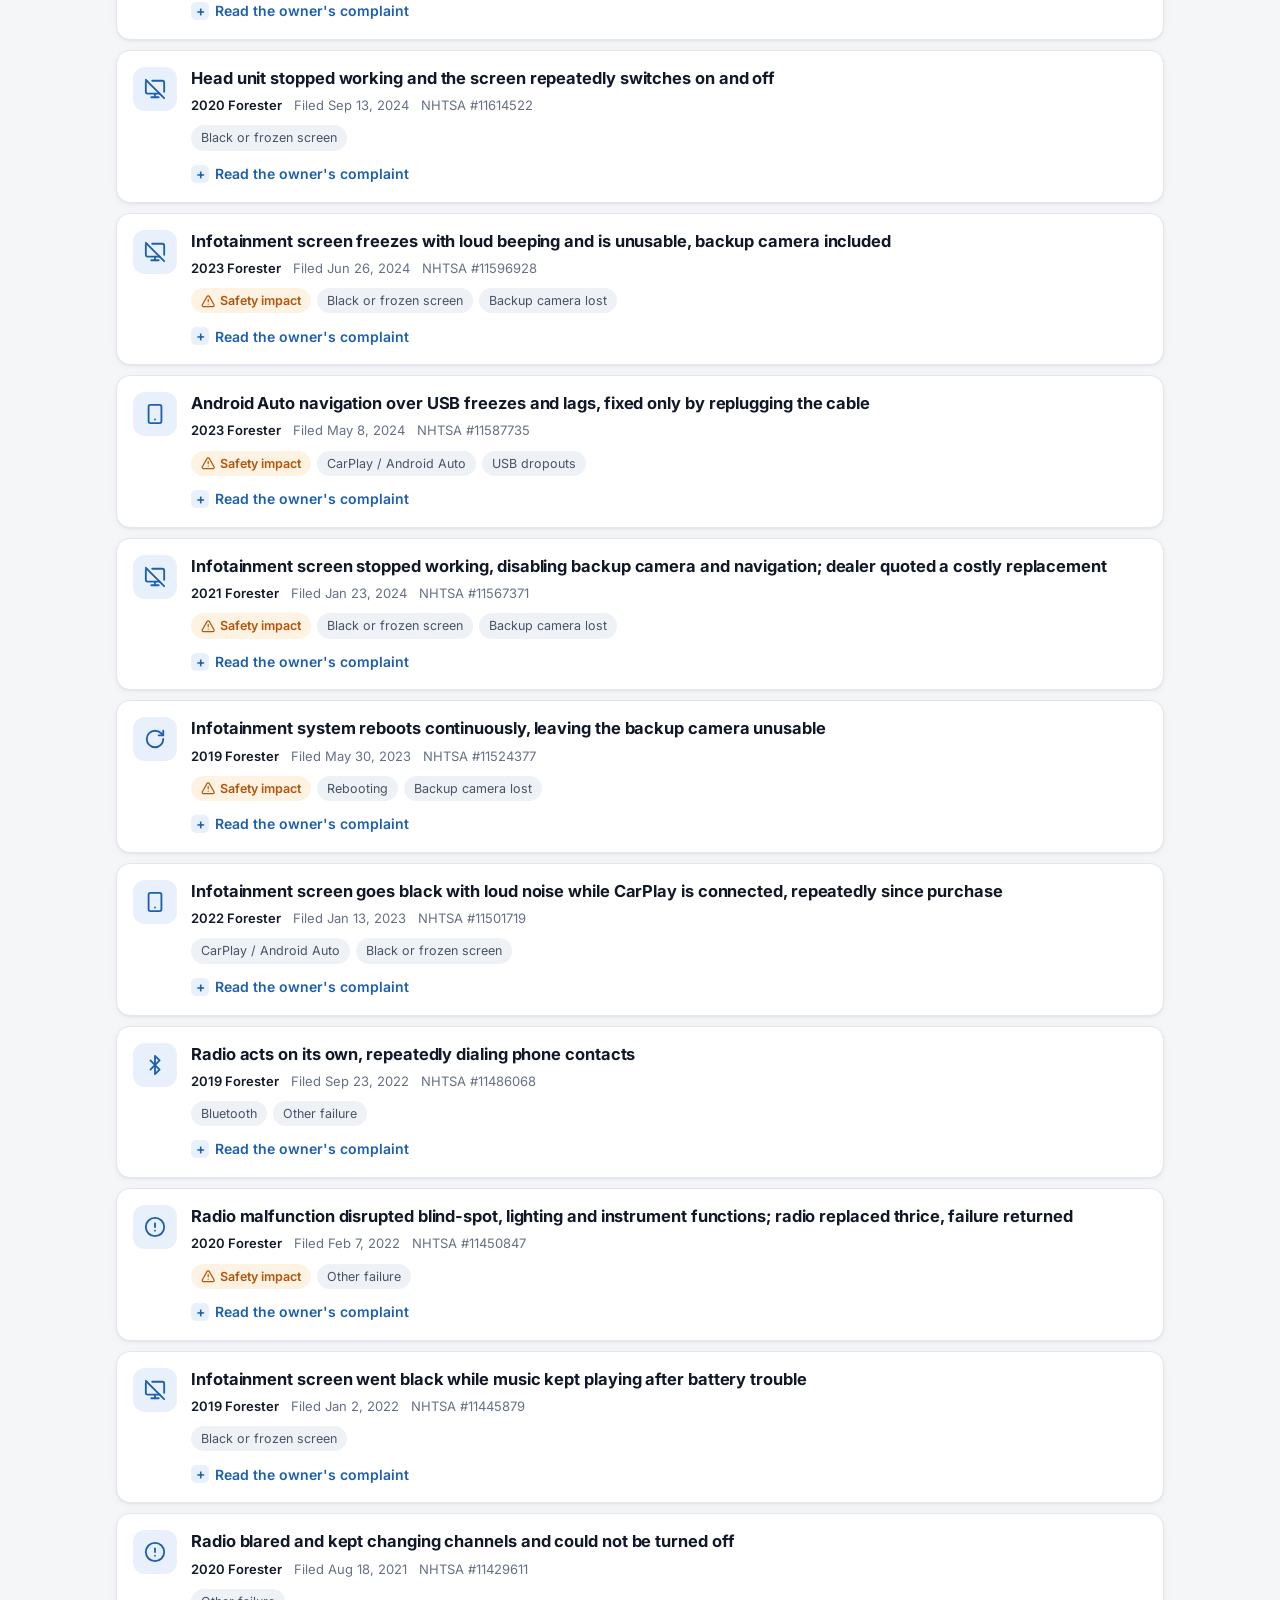
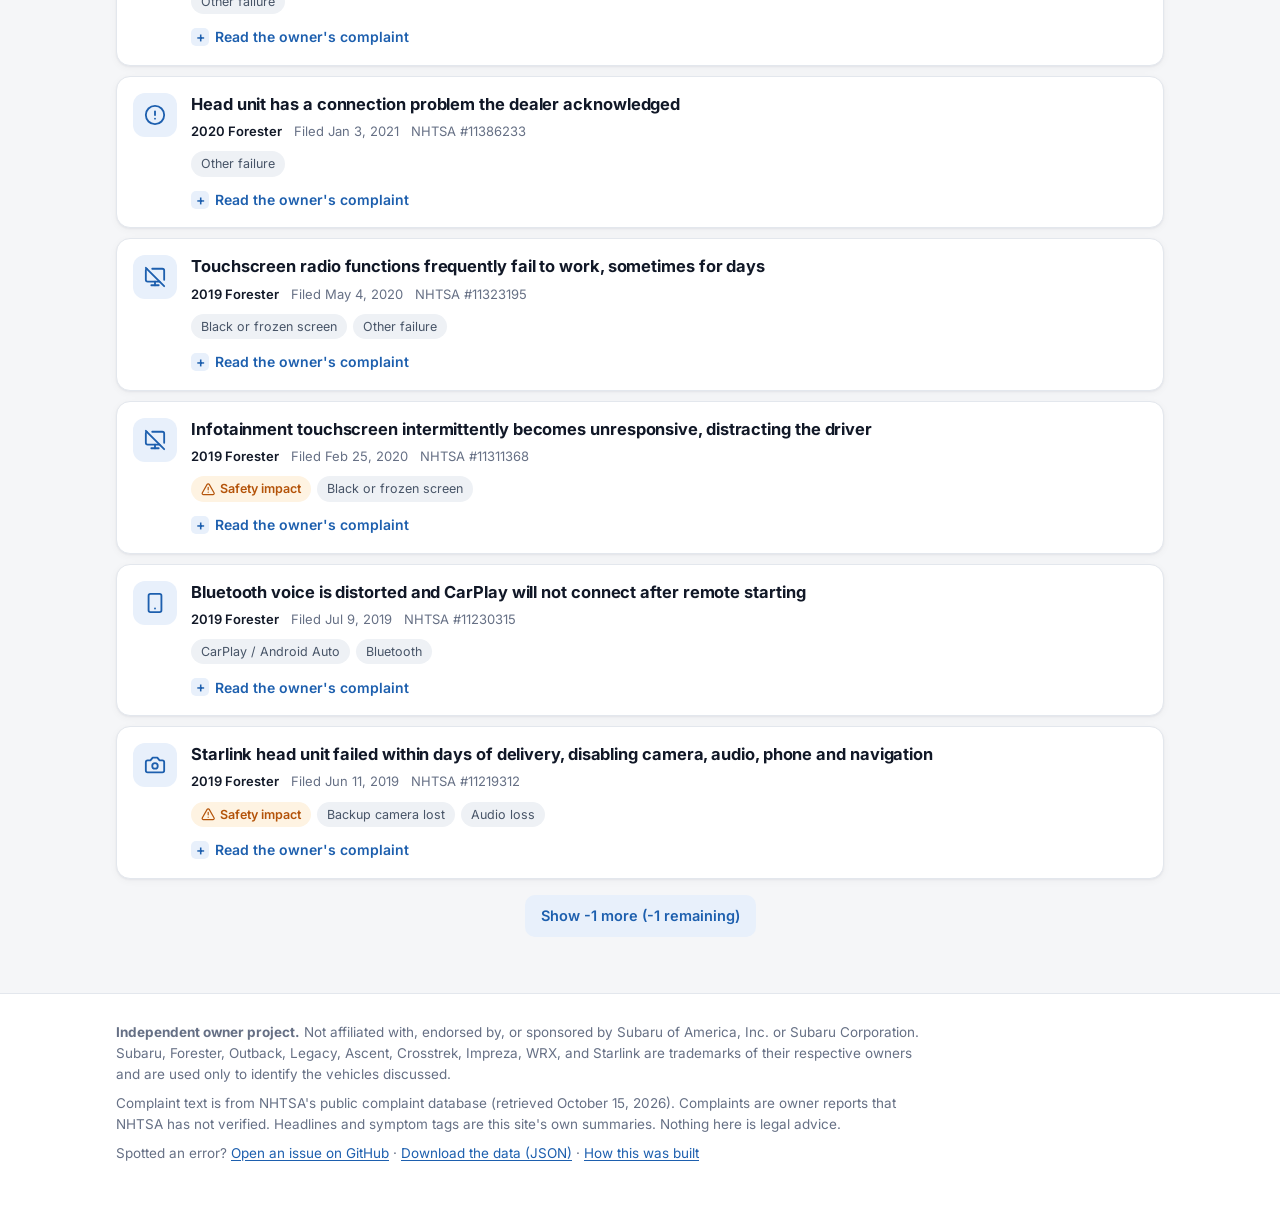
<file: forester/index.html>
<!doctype html>
<html lang="en">
<head>
<meta charset="utf-8">
<meta name="viewport" content="width=device-width, initial-scale=1">
<meta name="color-scheme" content="light">
<title>Subaru Forester CarPlay &amp; Infotainment Problems: 19 Owner Complaints (2019–2023)</title>
<meta name="description" content="19 NHTSA owner complaints about 2019–2023 Subaru Forester head unit failures: CarPlay/Android Auto disconnecting, USB dropouts, Bluetooth failures, black or rebooting screens.">
<link rel="canonical" href="https://greatergoodguy.github.io/subaru-carplay-issues/forester/">
<meta property="og:type" content="website">
<meta property="og:title" content="Subaru Forester CarPlay &amp; Infotainment Problems: 19 Owner Complaints (2019–2023)">
<meta property="og:description" content="19 NHTSA owner complaints about 2019–2023 Subaru Forester head unit failures: CarPlay/Android Auto disconnecting, USB dropouts, Bluetooth failures, black or rebooting screens.">
<meta property="og:url" content="https://greatergoodguy.github.io/subaru-carplay-issues/forester/">
<meta name="twitter:card" content="summary">
<link rel="preconnect" href="https://fonts.googleapis.com">
<link rel="preconnect" href="https://fonts.gstatic.com" crossorigin>
<link href="https://fonts.googleapis.com/css2?family=Inter:wght@400;500;600;700&display=swap" rel="stylesheet">
<link rel="stylesheet" href="../assets/style.css">
<link rel="icon" href="data:image/svg+xml,%3Csvg xmlns='http://www.w3.org/2000/svg' viewBox='0 0 24 24'%3E%3Crect width='24' height='24' rx='6' fill='%23b42318'/%3E%3Crect x='8' y='5' width='8' height='14' rx='1.5' fill='none' stroke='white' stroke-width='1.8'/%3E%3C/svg%3E">

</head>
<body>
<header class="site-head"><div class="wrap">
<div class="top"><a class="brand" href="../"><span class="dot"><svg class="i" viewBox="0 0 24 24" aria-hidden="true"><rect x="5" y="2" width="14" height="20" rx="2"/><path d="M12 18h.01"/></svg></span>Subaru CarPlay Issues</a>
<span class="note">Independent owner project · Not affiliated with Subaru</span></div>
<nav class="tabs" aria-label="Sections"><a href="../" aria-current="page"><svg class="i" viewBox="0 0 24 24" aria-hidden="true"><path d="M3 12h.01"/><path d="M3 18h.01"/><path d="M3 6h.01"/><path d="M8 12h13"/><path d="M8 18h13"/><path d="M8 6h13"/></svg>Complaints <span class="n">282</span></a><a href="../stats/"><svg class="i" viewBox="0 0 24 24" aria-hidden="true"><path d="M3 3v16a2 2 0 0 0 2 2h16"/><path d="M18 17V9"/><path d="M13 17V5"/><path d="M8 17v-3"/></svg>By the numbers</a><a href="../record/"><svg class="i" viewBox="0 0 24 24" aria-hidden="true"><circle cx="12" cy="12" r="10"/><path d="M12 6v6l4 2"/></svg>Subaru's record</a><a href="../join/"><svg class="i" viewBox="0 0 24 24" aria-hidden="true"><path d="m16 16 3-8 3 8c-.87.65-1.92 1-3 1s-2.13-.35-3-1Z"/><path d="m2 16 3-8 3 8c-.87.65-1.92 1-3 1s-2.13-.35-3-1Z"/><path d="M7 21h10"/><path d="M12 3v18"/><path d="M3 7h2c2 0 5-1 7-2 2 1 5 2 7 2h2"/></svg>Join legal action</a></nav>
</div></header>
<main>
<div class="wrap">
<section class="intro">
<h1>Subaru Forester CarPlay &amp; infotainment failures: <span class="hl">19 owner complaints</span></h1>
<p class="lede">Every complaint below was filed with NHTSA by an owner of a 2019–2023 Subaru Forester. Subaru has acknowledged these failures in its own service bulletins, and owners are still reporting them.</p>
<div class="facts">
<span class="fact"><b>19</b>owner complaints</span>
<span class="fact"><b>47%</b>describe a safety impact while driving</span>
<a class="fact alert" href="../record/"><b>8</b>filed after Subaru's USB fix bulletin (Oct 2023)</a>
</div>
</section>
<div class="cta-band">
<div class="cta-main">
<span class="cta-eyebrow"><svg class="i" viewBox="0 0 24 24" aria-hidden="true"><path d="m16 16 3-8 3 8c-.87.65-1.92 1-3 1s-2.13-.35-3-1Z"/><path d="m2 16 3-8 3 8c-.87.65-1.92 1-3 1s-2.13-.35-3-1Z"/><path d="M7 21h10"/><path d="M12 3v18"/><path d="M3 7h2c2 0 5-1 7-2 2 1 5 2 7 2h2"/></svg>Legal action</span>
<h2>Had this happen? Join owners seeking legal action against Subaru.</h2>
<ol class="cta-steps"><li><b>1</b>Sign up in a minute</li><li><b>2</b>We gather owners and evidence</li><li><b>3</b>Law firms review the case</li></ol>
<p class="cta-fine">No lawsuit has been filed yet. Free, and you're not committing to anything.</p>
</div>
<a class="cta-btn" href="../join/">Join the legal action list <svg class="i" viewBox="0 0 24 24" aria-hidden="true"><path d="M5 12h14"/><path d="m12 5 7 7-7 7"/></svg></a>
</div>
<nav class="modelnav" aria-label="Filter by model"><a href="../">All models <span class="n">282</span></a><a href="../forester/" aria-current="page">Forester <span class="n">19</span></a><a href="../outback/">Outback <span class="n">191</span></a><a href="../legacy/">Legacy <span class="n">26</span></a><a href="../ascent/">Ascent <span class="n">22</span></a><a href="../crosstrek/">Crosstrek <span class="n">14</span></a><a href="../impreza/">Impreza <span class="n">5</span></a><a href="../wrx/">WRX <span class="n">5</span></a></nav>
<div id="directory">
<div class="card toolbar" role="search">
<div class="row">
<label class="field"><svg class="i" viewBox="0 0 24 24" aria-hidden="true"><circle cx="11" cy="11" r="8"/><path d="m21 21-4.3-4.3"/></svg><span class="sr-only">Search complaints</span><input type="search" id="q" placeholder="Search complaints: disconnect, cable, dealer, replaced…"></label>
<select id="f-year" aria-label="Model year"><option value="">All model years</option><option value="2019">2019</option><option value="2020">2020</option><option value="2021">2021</option><option value="2022">2022</option><option value="2023">2023</option></select>
</div>
<div class="row" aria-label="Filter by symptom"><button type="button" class="chip" data-tag="carplay" aria-pressed="false">CarPlay / Android Auto <span class="n">5</span></button><button type="button" class="chip" data-tag="usb" aria-pressed="false">USB dropouts <span class="n">2</span></button><button type="button" class="chip" data-tag="bluetooth" aria-pressed="false">Bluetooth <span class="n">2</span></button><button type="button" class="chip" data-tag="black-screen" aria-pressed="false">Black or frozen screen <span class="n">8</span></button><button type="button" class="chip" data-tag="rebooting" aria-pressed="false">Rebooting <span class="n">2</span></button><button type="button" class="chip" data-tag="backup-camera" aria-pressed="false">Backup camera lost <span class="n">4</span></button><button type="button" class="chip" data-tag="audio-loss" aria-pressed="false">Audio loss <span class="n">1</span></button><button type="button" class="chip" data-tag="other" aria-pressed="false">Other failure <span class="n">6</span></button></div>
<div class="row"><label class="toggle"><input type="checkbox" id="f-safety"> Safety impact described</label></div>
<div class="resultbar"><span id="count" aria-live="polite">19 complaints</span><button type="button" class="linkbtn" id="clear" hidden>Clear filters</button></div>
</div>
<div class="list" id="complaints">
<article class="card c" id="odi-11724332" data-model="forester" data-year="2020" data-tags="carplay" data-safety="1" data-after="1">
<span class="sym"><svg class="i" viewBox="0 0 24 24" aria-hidden="true"><rect x="5" y="2" width="14" height="20" rx="2"/><path d="M12 18h.01"/></svg></span>
<div>
<h3>CarPlay never reliably works and drops mid-drive, losing directions</h3>
<div class="meta"><span class="veh">2020 Forester</span><span>Filed Mar 14, 2026</span><span>NHTSA #11724332</span></div>
<div class="tags"><span class="tag safety"><svg class="i" viewBox="0 0 24 24" aria-hidden="true"><path d="m21.73 18-8-14a2 2 0 0 0-3.48 0l-8 14A2 2 0 0 0 4 21h16a2 2 0 0 0 1.73-3"/><path d="M12 9v4"/><path d="M12 17h.01"/></svg>Safety impact</span><span class="tag">CarPlay / Android Auto</span></div>
<details><summary>Read the owner's complaint</summary>
<blockquote>My Apple Car Play has never worked since I bought the car new in 2020. The dealership&#x27;s solution each time I asked about it was for me to get a new plug in cord, update my iPhone settings, and then they can update the system manually. I have taken it in multiple times, and each time it has worked for 2-3 weeks before it no longer works again. This is dangerous because it usually happens mid-drive, and I no longer have the directions of where I am going, without stopping the vehicle. I also have to hold my phone and look at the directions since it does not display on the screen.</blockquote>
<p class="verify">Public record. Verify by searching #11724332 on <a href="https://www.nhtsa.gov/vehicle/2020/SUBARU/FORESTER" rel="nofollow">NHTSA's 2020 Forester page</a>.</p>
</details>
</div>
</article>
<article class="card c" id="odi-11708697" data-model="forester" data-year="2022" data-tags="black-screen|rebooting" data-safety="1" data-after="1">
<span class="sym"><svg class="i" viewBox="0 0 24 24" aria-hidden="true"><path d="M17 17H4a2 2 0 0 1-2-2V5c0-1.5 1-2 1-2"/><path d="M22 15V5a2 2 0 0 0-2-2H9"/><path d="M8 21h8"/><path d="M12 17v4"/><path d="m2 2 20 20"/></svg></span>
<div>
<h3>Media system freezes and resets while driving, disabling navigation and safety features</h3>
<div class="meta"><span class="veh">2022 Forester</span><span>Filed Jan 4, 2026</span><span>NHTSA #11708697</span></div>
<div class="tags"><span class="tag safety"><svg class="i" viewBox="0 0 24 24" aria-hidden="true"><path d="m21.73 18-8-14a2 2 0 0 0-3.48 0l-8 14A2 2 0 0 0 4 21h16a2 2 0 0 0 1.73-3"/><path d="M12 9v4"/><path d="M12 17h.01"/></svg>Safety impact</span><span class="tag">Black or frozen screen</span><span class="tag">Rebooting</span></div>
<details><summary>Read the owner's complaint</summary>
<blockquote>My 2022 Subaru Forester Sport, &lt;24,640 miles, suffers from persistent, life-threatening safety failures. Thick white exhaust is present in every temperature, and a heavy burning smell fills the cabin during acceleration regardless of outside temperature. I have been dealing with these failures since March/April of 2023. My car was in a rear-end collision in May 2023 and was repaired at an authorized Subaru body shop. Despite these authorized repairs, the mechanical and electronic failures have continued to deteriorate. My car has required 4 emergency tows and was out of service for around 90 days in 2025 alone. It has been to several independent mechanics and they tell me that since everything happens intermittently, I must take it back to Subaru as it should be covered under warranty due to the low mileage. However, four different authorized dealerships consistently claim &quot;nothing is wrong&quot;. My car sits at these dealerships for weeks at a time without a significant change in the odometer. I had 2 claims with Subaru of America this year, including a claim for the vehicle randomly unlocking itself (not via remote), but they closed both claims and nothing was done. Ongoing failures in steering, suspension and braking systems make the vehicle unstable and dangerous to drive. I have a 2-inch thick file documenting repeated service visits for these specific issues yet Subaru refuses to acknowledge or repair them. The primary computer system, media system, and Eyesight (ADAS) safety suite fail daily. The dashboard lights up constantly when these safety features fail. The system frequently freezes and resets while driving, which disables all safety and navigation features without warning. The remote start fails to warm the car after 10 minutes in cold weather; once the heat functions, the car is filled with chemical fumes. All of these issues continue to get worse as time goes on.</blockquote>
<p class="verify">Public record. Verify by searching #11708697 on <a href="https://www.nhtsa.gov/vehicle/2022/SUBARU/FORESTER" rel="nofollow">NHTSA's 2022 Forester page</a>.</p>
</details>
</div>
</article>
<article class="card c" id="odi-11640598" data-model="forester" data-year="2020" data-tags="carplay|usb" data-safety="0" data-after="1">
<span class="sym"><svg class="i" viewBox="0 0 24 24" aria-hidden="true"><rect x="5" y="2" width="14" height="20" rx="2"/><path d="M12 18h.01"/></svg></span>
<div>
<h3>Apple CarPlay has not worked since purchase; dealer suggested replacing the phone cable</h3>
<div class="meta"><span class="veh">2020 Forester</span><span>Filed Feb 4, 2025</span><span>NHTSA #11640598</span></div>
<div class="tags"><span class="tag">CarPlay / Android Auto</span><span class="tag">USB dropouts</span></div>
<details><summary>Read the owner's complaint</summary>
<blockquote>Numerous times when using the &quot;gas saving feature&quot; when the engine stops after the brake is pressed, the car has stalled and I have had no control over the vehicle. I have had to turn on my emergency flashers and restart my car in order for it to move again. Luckily whenever it has happened for me I have been stopped on a flat surface, and not on a hill, but if this ever happened while I was trying to turn I would be T-boned, or if it ever happened while I was stopped on a hill I would roll backwards. This also increases the chances of me being rear ended, because the person behind me has to be paying attention that my car has stalled.   My Apple Car Play has also not worked since I purchased the vehicle in 2020. Their only suggestion was that I needed to swap out my iPhone cord every few months, and then it may or may not work. Also what if I was not an Apple user?</blockquote>
<p class="verify">Public record. Verify by searching #11640598 on <a href="https://www.nhtsa.gov/vehicle/2020/SUBARU/FORESTER" rel="nofollow">NHTSA's 2020 Forester page</a>.</p>
</details>
</div>
</article>
<article class="card c" id="odi-11633546" data-model="forester" data-year="2022" data-tags="other" data-safety="0" data-after="0">
<span class="sym"><svg class="i" viewBox="0 0 24 24" aria-hidden="true"><circle cx="12" cy="12" r="10"/><path d="M12 8v4"/><path d="M12 16h.01"/></svg></span>
<div>
<h3>Head unit described as very glitchy</h3>
<div class="meta"><span class="veh">2022 Forester</span><span>Filed Jan 1, 2025</span><span>NHTSA #11633546</span></div>
<div class="tags"><span class="tag">Other failure</span></div>
<details><summary>Read the owner's complaint</summary>
<blockquote>I was driving with adapative cruise on a highway around 65 mph. I can only assume it did a sudden and rapid slow down on its own due fairly defined shadows on the road from tall rocks/cliffs on the side of the road. Luckily I was the only one on the road at the time. It was a clear sunny day.  This to me is pretty unsafe if there had been other cars.  I have made a service appointment about the issue as well a head unit that is very glitchy</blockquote>
<p class="verify">Public record. Verify by searching #11633546 on <a href="https://www.nhtsa.gov/vehicle/2022/SUBARU/FORESTER" rel="nofollow">NHTSA's 2022 Forester page</a>.</p>
</details>
</div>
</article>
<article class="card c" id="odi-11614522" data-model="forester" data-year="2020" data-tags="black-screen" data-safety="0" data-after="0">
<span class="sym"><svg class="i" viewBox="0 0 24 24" aria-hidden="true"><path d="M17 17H4a2 2 0 0 1-2-2V5c0-1.5 1-2 1-2"/><path d="M22 15V5a2 2 0 0 0-2-2H9"/><path d="M8 21h8"/><path d="M12 17v4"/><path d="m2 2 20 20"/></svg></span>
<div>
<h3>Head unit stopped working and the screen repeatedly switches on and off</h3>
<div class="meta"><span class="veh">2020 Forester</span><span>Filed Sep 13, 2024</span><span>NHTSA #11614522</span></div>
<div class="tags"><span class="tag">Black or frozen screen</span></div>
<details><summary>Read the owner's complaint</summary>
<blockquote>The head unit suddenly stopped working. It unfortunately isn’t covered Under warranty. The screen consistently turns on and off.</blockquote>
<p class="verify">Public record. Verify by searching #11614522 on <a href="https://www.nhtsa.gov/vehicle/2020/SUBARU/FORESTER" rel="nofollow">NHTSA's 2020 Forester page</a>.</p>
</details>
</div>
</article>
<article class="card c" id="odi-11596928" data-model="forester" data-year="2023" data-tags="black-screen|backup-camera" data-safety="1" data-after="0">
<span class="sym"><svg class="i" viewBox="0 0 24 24" aria-hidden="true"><path d="M17 17H4a2 2 0 0 1-2-2V5c0-1.5 1-2 1-2"/><path d="M22 15V5a2 2 0 0 0-2-2H9"/><path d="M8 21h8"/><path d="M12 17v4"/><path d="m2 2 20 20"/></svg></span>
<div>
<h3>Infotainment screen freezes with loud beeping and is unusable, backup camera included</h3>
<div class="meta"><span class="veh">2023 Forester</span><span>Filed Jun 26, 2024</span><span>NHTSA #11596928</span></div>
<div class="tags"><span class="tag safety"><svg class="i" viewBox="0 0 24 24" aria-hidden="true"><path d="m21.73 18-8-14a2 2 0 0 0-3.48 0l-8 14A2 2 0 0 0 4 21h16a2 2 0 0 0 1.73-3"/><path d="M12 9v4"/><path d="M12 17h.01"/></svg>Safety impact</span><span class="tag">Black or frozen screen</span><span class="tag">Backup camera lost</span></div>
<details><summary>Read the owner's complaint</summary>
<blockquote>Subaru Infotainment system frozen  I&#x27;ve been experiencing an issue where the screen suddenly freezes and emits a loud beeping sound. I&#x27;ve tried restarting and resetting to factory settings multiple times, but the issue persists.  The situation is worsening; my infotainment system has been unusable for a couple of days now, which means my backup camera is also not functioning. My friend mentioned that I could report this to the NHTSA, as it directly relates to safety concerns.</blockquote>
<p class="verify">Public record. Verify by searching #11596928 on <a href="https://www.nhtsa.gov/vehicle/2023/SUBARU/FORESTER" rel="nofollow">NHTSA's 2023 Forester page</a>.</p>
</details>
</div>
</article>
<article class="card c" id="odi-11587735" data-model="forester" data-year="2023" data-tags="carplay|usb" data-safety="1" data-after="0">
<span class="sym"><svg class="i" viewBox="0 0 24 24" aria-hidden="true"><rect x="5" y="2" width="14" height="20" rx="2"/><path d="M12 18h.01"/></svg></span>
<div>
<h3>Android Auto navigation over USB freezes and lags, fixed only by replugging the cable</h3>
<div class="meta"><span class="veh">2023 Forester</span><span>Filed May 8, 2024</span><span>NHTSA #11587735</span></div>
<div class="tags"><span class="tag safety"><svg class="i" viewBox="0 0 24 24" aria-hidden="true"><path d="m21.73 18-8-14a2 2 0 0 0-3.48 0l-8 14A2 2 0 0 0 4 21h16a2 2 0 0 0 1.73-3"/><path d="M12 9v4"/><path d="M12 17h.01"/></svg>Safety impact</span><span class="tag">CarPlay / Android Auto</span><span class="tag">USB dropouts</span></div>
<details><summary>Read the owner's complaint</summary>
<blockquote>Our car’s Android Auto navigation system is failing. This is not just a navigation failure. When we drive, especially at night, and our navigation system fails, it becomes a security and safety hazard. The problem: 1. After connecting a phone, TCL A30 Android 11, via the USB cable to the car navigation system and entering an address, frequently, the system gets frozen. After a few tries at physically connecting and disconnecting the cable, we were able to get the system going. 2. While driving, the navigation system frequently fails. Occasionally, it points in the wrong direction, freezes, or shows that the navigation position is lagging by miles from our actual position. Disconnecting and reconnecting the USB cable tends to resolve the problem. When we use the Subaru navigation system and, at the same time, concurrently employ a second phone navigation system, that standalone phone navigation system does not experience the failures we are seeing with the Subaru navigation system. 2. Frequently, we get a message about a lost GPS signal. This is an erroneous message. We know that because a second phone, not connected to the car navigation system, does not give GPS error messages at the time the car navigation system announces GPS errors. We did the following tests to verify that the navigation failures we observed were not phone or USB cable issues. We tested the car navigation system with two different phones and observed the same failures with both phones. We tested the system with two USB cables, and the failures persisted. We tested the USB cables for data transfers by downloading files from the phones to a computer. The file transfers from the phone to the computer were quick and accurate. It appears that the communication protocol that links the phone with the car’s navigation system is broken.  We communicated our concerns to Subaru customer support. To the present time, we have received no response from Subaru.</blockquote>
<p class="verify">Public record. Verify by searching #11587735 on <a href="https://www.nhtsa.gov/vehicle/2023/SUBARU/FORESTER" rel="nofollow">NHTSA's 2023 Forester page</a>.</p>
</details>
</div>
</article>
<article class="card c" id="odi-11567371" data-model="forester" data-year="2021" data-tags="black-screen|backup-camera" data-safety="1" data-after="0">
<span class="sym"><svg class="i" viewBox="0 0 24 24" aria-hidden="true"><path d="M17 17H4a2 2 0 0 1-2-2V5c0-1.5 1-2 1-2"/><path d="M22 15V5a2 2 0 0 0-2-2H9"/><path d="M8 21h8"/><path d="M12 17v4"/><path d="m2 2 20 20"/></svg></span>
<div>
<h3>Infotainment screen stopped working, disabling backup camera and navigation; dealer quoted a costly replacement</h3>
<div class="meta"><span class="veh">2021 Forester</span><span>Filed Jan 23, 2024</span><span>NHTSA #11567371</span></div>
<div class="tags"><span class="tag safety"><svg class="i" viewBox="0 0 24 24" aria-hidden="true"><path d="m21.73 18-8-14a2 2 0 0 0-3.48 0l-8 14A2 2 0 0 0 4 21h16a2 2 0 0 0 1.73-3"/><path d="M12 9v4"/><path d="M12 17h.01"/></svg>Safety impact</span><span class="tag">Black or frozen screen</span><span class="tag">Backup camera lost</span></div>
<details><summary>Read the owner's complaint</summary>
<blockquote>My vehicle starlink infotainment system does not work. This is a safety hazard because it prevents drivers from using their back up cameras and this car has many blind spots. This also frustrates drivers and causes distraction as navigation is not available. The screen display  abruptly stopped working. I brought my vehicle to the dealer and their solution was to spend $1700 on a new infotainment system. Owners should not have to be paying to utilize safety features marketed for the vehicle they bought. There were no warnings prior to the system breaking.</blockquote>
<p class="verify">Public record. Verify by searching #11567371 on <a href="https://www.nhtsa.gov/vehicle/2021/SUBARU/FORESTER" rel="nofollow">NHTSA's 2021 Forester page</a>.</p>
</details>
</div>
</article>
<article class="card c" id="odi-11524377" data-model="forester" data-year="2019" data-tags="rebooting|backup-camera" data-safety="1" data-after="0">
<span class="sym"><svg class="i" viewBox="0 0 24 24" aria-hidden="true"><path d="M21 12a9 9 0 1 1-9-9c2.52 0 4.93 1 6.74 2.74L21 8"/><path d="M21 3v5h-5"/></svg></span>
<div>
<h3>Infotainment system reboots continuously, leaving the backup camera unusable</h3>
<div class="meta"><span class="veh">2019 Forester</span><span>Filed May 30, 2023</span><span>NHTSA #11524377</span></div>
<div class="tags"><span class="tag safety"><svg class="i" viewBox="0 0 24 24" aria-hidden="true"><path d="m21.73 18-8-14a2 2 0 0 0-3.48 0l-8 14A2 2 0 0 0 4 21h16a2 2 0 0 0 1.73-3"/><path d="M12 9v4"/><path d="M12 17h.01"/></svg>Safety impact</span><span class="tag">Rebooting</span><span class="tag">Backup camera lost</span></div>
<details><summary>Read the owner's complaint</summary>
<blockquote>The Starlink Infotainment system started to continually reboot despite any attempts to reset it.  With the car shut off, the CD player began continuously spinning up then winding down.  This drained the battery.  I had to pull a fuse labeled BACKUP to prevent this from happening.  This has rendered the backup camera unusable.</blockquote>
<p class="verify">Public record. Verify by searching #11524377 on <a href="https://www.nhtsa.gov/vehicle/2019/SUBARU/FORESTER" rel="nofollow">NHTSA's 2019 Forester page</a>.</p>
</details>
</div>
</article>
<article class="card c" id="odi-11501719" data-model="forester" data-year="2022" data-tags="carplay|black-screen" data-safety="0" data-after="0">
<span class="sym"><svg class="i" viewBox="0 0 24 24" aria-hidden="true"><rect x="5" y="2" width="14" height="20" rx="2"/><path d="M12 18h.01"/></svg></span>
<div>
<h3>Infotainment screen goes black with loud noise while CarPlay is connected, repeatedly since purchase</h3>
<div class="meta"><span class="veh">2022 Forester</span><span>Filed Jan 13, 2023</span><span>NHTSA #11501719</span></div>
<div class="tags"><span class="tag">CarPlay / Android Auto</span><span class="tag">Black or frozen screen</span></div>
<details><summary>Read the owner's complaint</summary>
<blockquote>2 incidents.    First day we took car home the vehicle infotainment system failed while phone was connected to Apple CarPlay.  Screen went black and there was a loud noise like interference.  Has happened repeatedly since, supposedly due to needing a firmware update but it’s been a well documented problem in Subaru automobiles for several years and the manufacturer has done nothing to alleviate the flaw.  Second incident involves the windshield cracking in the lower driver side with no apparent cause from anything striking the windshield.  Again, this is a well documented issue and there are several complaints on nhtsa.gov from other unhappy customers</blockquote>
<p class="verify">Public record. Verify by searching #11501719 on <a href="https://www.nhtsa.gov/vehicle/2022/SUBARU/FORESTER" rel="nofollow">NHTSA's 2022 Forester page</a>.</p>
</details>
</div>
</article>
<article class="card c" id="odi-11486068" data-model="forester" data-year="2019" data-tags="bluetooth|other" data-safety="0" data-after="0">
<span class="sym"><svg class="i" viewBox="0 0 24 24" aria-hidden="true"><path d="m7 7 10 10-5 5V2l5 5L7 17"/></svg></span>
<div>
<h3>Radio acts on its own, repeatedly dialing phone contacts</h3>
<div class="meta"><span class="veh">2019 Forester</span><span>Filed Sep 23, 2022</span><span>NHTSA #11486068</span></div>
<div class="tags"><span class="tag">Bluetooth</span><span class="tag">Other failure</span></div>
<details><summary>Read the owner's complaint</summary>
<blockquote>when driving and stopped at a light the car died, I had to put it in park and restart it , this has happened on 4 different occasions, and I&#x27;ve taken it to the dealer and was told nothing checked out as failing, also, the radio has gone wild on occasion, dialing contacts in my phone numerous times, and me being unable to stop it. was told that heat and temperatures could cause the electronics to shut down or burn. I feel that I was in danger of getting hit because these things occurred while in traffic, and I had no control over the car, the system was acting out on its own.</blockquote>
<p class="verify">Public record. Verify by searching #11486068 on <a href="https://www.nhtsa.gov/vehicle/2019/SUBARU/FORESTER" rel="nofollow">NHTSA's 2019 Forester page</a>.</p>
</details>
</div>
</article>
<article class="card c" id="odi-11450847" data-model="forester" data-year="2020" data-tags="other" data-safety="1" data-after="0">
<span class="sym"><svg class="i" viewBox="0 0 24 24" aria-hidden="true"><circle cx="12" cy="12" r="10"/><path d="M12 8v4"/><path d="M12 16h.01"/></svg></span>
<div>
<h3>Radio malfunction disrupted blind-spot, lighting and instrument functions; radio replaced thrice, failure returned</h3>
<div class="meta"><span class="veh">2020 Forester</span><span>Filed Feb 7, 2022</span><span>NHTSA #11450847</span></div>
<div class="tags"><span class="tag safety"><svg class="i" viewBox="0 0 24 24" aria-hidden="true"><path d="m21.73 18-8-14a2 2 0 0 0-3.48 0l-8 14A2 2 0 0 0 4 21h16a2 2 0 0 0 1.73-3"/><path d="M12 9v4"/><path d="M12 17h.01"/></svg>Safety impact</span><span class="tag">Other failure</span></div>
<details><summary>Read the owner's complaint</summary>
<blockquote>The contact owns a 2020 Subaru Forester. The contact stated that while driving at an undisclosed speed, the radio system malfunctioned, which caused the blind-spot detection system, headlights, and instrument panel to fail to operate as needed. Additionally, the eyesight system would inadvertently engage, which caused the vehicle to stop without warning. The contact restarted the vehicle to correct the failure. The vehicle was taken to the dealer, and AutoNation Subaru Scottsdale (15678 N Northsight Blvd, Scottsdale, AZ 85260) and diagnosed with radio software failure. The dealer replaced the radio on three separate occasions; however, the failure recurred. The dealer also reconnected the eyesight system and resolved the eyesight system failure. The manufacturer was made aware of the failure. The failure mileage was approximately 1,000.</blockquote>
<p class="verify">Public record. Verify by searching #11450847 on <a href="https://www.nhtsa.gov/vehicle/2020/SUBARU/FORESTER" rel="nofollow">NHTSA's 2020 Forester page</a>.</p>
</details>
</div>
</article>
<article class="card c" id="odi-11445879" data-model="forester" data-year="2019" data-tags="black-screen" data-safety="0" data-after="0">
<span class="sym"><svg class="i" viewBox="0 0 24 24" aria-hidden="true"><path d="M17 17H4a2 2 0 0 1-2-2V5c0-1.5 1-2 1-2"/><path d="M22 15V5a2 2 0 0 0-2-2H9"/><path d="M8 21h8"/><path d="M12 17v4"/><path d="m2 2 20 20"/></svg></span>
<div>
<h3>Infotainment screen went black while music kept playing after battery trouble</h3>
<div class="meta"><span class="veh">2019 Forester</span><span>Filed Jan 2, 2022</span><span>NHTSA #11445879</span></div>
<div class="tags"><span class="tag">Black or frozen screen</span></div>
<details><summary>Read the owner's complaint</summary>
<blockquote>Battery drains extremely quickly.  I replaced with brand new battery and it completely drained overnight. When I tried to start car next morning the Engine clicked repeatedly then the infotainment and dash lights started blinking and acting strangely then went black but the music still played (with a black screen and car off). This is very alarming as it appears to be a major electrical issue that could cause a fire? Or possibly shut down random safety features that I want to use.</blockquote>
<p class="verify">Public record. Verify by searching #11445879 on <a href="https://www.nhtsa.gov/vehicle/2019/SUBARU/FORESTER" rel="nofollow">NHTSA's 2019 Forester page</a>.</p>
</details>
</div>
</article>
<article class="card c" id="odi-11429611" data-model="forester" data-year="2020" data-tags="other" data-safety="0" data-after="0">
<span class="sym"><svg class="i" viewBox="0 0 24 24" aria-hidden="true"><circle cx="12" cy="12" r="10"/><path d="M12 8v4"/><path d="M12 16h.01"/></svg></span>
<div>
<h3>Radio blared and kept changing channels and could not be turned off</h3>
<div class="meta"><span class="veh">2020 Forester</span><span>Filed Aug 18, 2021</span><span>NHTSA #11429611</span></div>
<div class="tags"><span class="tag">Other failure</span></div>
<details><summary>Read the owner's complaint</summary>
<blockquote>I was in a parking lot at the time driving very slowly to pick a spot. When I went to turn right into the spot my car accelerated at an alarming speed. I had not control over it as it kept turning. It hit the car parked in front of my space pushing it and went on to hit the car parked to the right damaging both the front left and right sides of my vehicle and the 2 parked cars before coming to a stop. Fortunately it was 9am and not very crowded, there were no passengers in both vehicles and no one walking in between or by the cars which could have been tragic. I was wearing a seatbelt. The police were called and completed a report. The Subaru dealership was called and Subaru of America was called. The car was inspected by a  Bosch.-EAA representative for Subaru on 8/4/2021. I have not heard back from Subaru so far although I was told it could take several weeks. There were no warning lights prior to the incident but afterwards there were several warning lights on. A few months before I got into my car and the radio was blaring and constantly switching channels and I was not able to turn the radio off. When I got home and turned off the car and turned the ignition back on 30 minutes later it had stopped. We notified the incident to Subaru at the next oil change. I immediately notified USSA car insurance and filed a claim. I have not had the damages assessed for repair because I have to wait for the inspection results from Subaru. I felt it was important to document this incident in case other 2020 Forester owners have experienced the same thing. Frightening.</blockquote>
<p class="verify">Public record. Verify by searching #11429611 on <a href="https://www.nhtsa.gov/vehicle/2020/SUBARU/FORESTER" rel="nofollow">NHTSA's 2020 Forester page</a>.</p>
</details>
</div>
</article>
<article class="card c" id="odi-11386233" data-model="forester" data-year="2020" data-tags="other" data-safety="0" data-after="0">
<span class="sym"><svg class="i" viewBox="0 0 24 24" aria-hidden="true"><circle cx="12" cy="12" r="10"/><path d="M12 8v4"/><path d="M12 16h.01"/></svg></span>
<div>
<h3>Head unit has a connection problem the dealer acknowledged</h3>
<div class="meta"><span class="veh">2020 Forester</span><span>Filed Jan 3, 2021</span><span>NHTSA #11386233</span></div>
<div class="tags"><span class="tag">Other failure</span></div>
<details><summary>Read the owner's complaint</summary>
<blockquote>VEHICLE HAS SOME ELECTRICAL ISSUE WITH THE TPMS THAT LESS THAN A YEAR IN, ONE OF THEM IS SEEMS TO BE GOING OUT. THEE HEAD UNIT (INFOTAINMENT SYS) ALSO HAD CONNECTION ISSUE THAT WAS AWARE AND KNOWN BY SUBURA DEALER REP WHEN CALLED AND AS TO BRING IN FOR MAINTENANCE. BLINDS POT MONITOR ON THE RIGHT HAS TENDENCY TO NOT FLASH OR ALERT EVERY SO OFTEN.</blockquote>
<p class="verify">Public record. Verify by searching #11386233 on <a href="https://www.nhtsa.gov/vehicle/2020/SUBARU/FORESTER" rel="nofollow">NHTSA's 2020 Forester page</a>.</p>
</details>
</div>
</article>
<article class="card c" id="odi-11323195" data-model="forester" data-year="2019" data-tags="black-screen|other" data-safety="0" data-after="0">
<span class="sym"><svg class="i" viewBox="0 0 24 24" aria-hidden="true"><path d="M17 17H4a2 2 0 0 1-2-2V5c0-1.5 1-2 1-2"/><path d="M22 15V5a2 2 0 0 0-2-2H9"/><path d="M8 21h8"/><path d="M12 17v4"/><path d="m2 2 20 20"/></svg></span>
<div>
<h3>Touchscreen radio functions frequently fail to work, sometimes for days</h3>
<div class="meta"><span class="veh">2019 Forester</span><span>Filed May 4, 2020</span><span>NHTSA #11323195</span></div>
<div class="tags"><span class="tag">Black or frozen screen</span><span class="tag">Other failure</span></div>
<details><summary>Read the owner's complaint</summary>
<blockquote>THE TOUCH SCREEN SYSTEM (RADIO-AM/FM AND SATELLITE) FREQUENTLY DO NOT WORK ON THE TOUCH SCREEN SYSTEM.  TURNING OFF THE ENGINE, TAKING THE KEY OUT AND REPEATING THE STARTING PROCESS OF THE VECHICLE DOES NOT FIX THE PROBLEM. IT OCCURS ABOUT 1 OUT OF 3 TIMES STARTING AND/OR DRIVING THE VEHICLE. YOU NEVER KNOW WHEN THIS ELECTRONIC SYSTEM IS GOING TO WORK OR NOT.  SUBURU NEEDS TO RECALL AND FIX THIS ISSUE.  IT HAPPENS WHEN THE VEHICLE IS STARTED, STATIONARY, OR DRIVING.  IT MAY NOT WORK FOR SEVERAL DAYS, THEN STARTS WORKING AGAIN.</blockquote>
<p class="verify">Public record. Verify by searching #11323195 on <a href="https://www.nhtsa.gov/vehicle/2019/SUBARU/FORESTER" rel="nofollow">NHTSA's 2019 Forester page</a>.</p>
</details>
</div>
</article>
<article class="card c" id="odi-11311368" data-model="forester" data-year="2019" data-tags="black-screen" data-safety="1" data-after="0">
<span class="sym"><svg class="i" viewBox="0 0 24 24" aria-hidden="true"><path d="M17 17H4a2 2 0 0 1-2-2V5c0-1.5 1-2 1-2"/><path d="M22 15V5a2 2 0 0 0-2-2H9"/><path d="M8 21h8"/><path d="M12 17v4"/><path d="m2 2 20 20"/></svg></span>
<div>
<h3>Infotainment touchscreen intermittently becomes unresponsive, distracting the driver</h3>
<div class="meta"><span class="veh">2019 Forester</span><span>Filed Feb 25, 2020</span><span>NHTSA #11311368</span></div>
<div class="tags"><span class="tag safety"><svg class="i" viewBox="0 0 24 24" aria-hidden="true"><path d="m21.73 18-8-14a2 2 0 0 0-3.48 0l-8 14A2 2 0 0 0 4 21h16a2 2 0 0 0 1.73-3"/><path d="M12 9v4"/><path d="M12 17h.01"/></svg>Safety impact</span><span class="tag">Black or frozen screen</span></div>
<details><summary>Read the owner's complaint</summary>
<blockquote>INFORTAINMENT  TOUCH SCREEN BECOME UNRESPONSIVE TIME TO TIME,  CAUSING UNNECESSARY DISTRACTION TO OPERATE RADIO, NAVIGATION.</blockquote>
<p class="verify">Public record. Verify by searching #11311368 on <a href="https://www.nhtsa.gov/vehicle/2019/SUBARU/FORESTER" rel="nofollow">NHTSA's 2019 Forester page</a>.</p>
</details>
</div>
</article>
<article class="card c" id="odi-11230315" data-model="forester" data-year="2019" data-tags="carplay|bluetooth" data-safety="0" data-after="0">
<span class="sym"><svg class="i" viewBox="0 0 24 24" aria-hidden="true"><rect x="5" y="2" width="14" height="20" rx="2"/><path d="M12 18h.01"/></svg></span>
<div>
<h3>Bluetooth voice is distorted and CarPlay will not connect after remote starting</h3>
<div class="meta"><span class="veh">2019 Forester</span><span>Filed Jul 9, 2019</span><span>NHTSA #11230315</span></div>
<div class="tags"><span class="tag">CarPlay / Android Auto</span><span class="tag">Bluetooth</span></div>
<details><summary>Read the owner's complaint</summary>
<blockquote>WHEN I START MY CAR VIA SUBARU STARLINK THE FOLLOWING TECHNICAL ISSUES OCCUR VOICE OVER BLUETOOTH GETS DISTORTED, APPLE CARPLAY DOES NOT CONNECT OR AFFECTS RADIO FIRST WAS NOTICED JAN 23, 2019. ALSO, POWER REAR GATE DOOR WOULD FAIL AND WOULD NOT OPEN WITH REAR GATE BUTTON, DASH BUTTON OR VIA KEY FOB AS THIS ON AND OFF PROBLEM ALSO NOTICED AFTER CAR IS STARTED VIA REMOTE APP STARLINK. POWER GATE PROBLEM REPORTED FIRST ON JAN 23, 2019 AND CONTINUES THROUGH THE PRESENT DATE. EYESIGHT FAILED ON JUL 06, 2019 WHEN CAR WAS STARTED VIA STARLINK, JUL 07, 2019 EYESIGHT BACK ON AND FAILED AGAIN ON JUL 08, 2019 WHEN CAR WAS MANUALLY STARTED FROM PARKING POSITION. WHEN EYESIGHT FAILS IT EFFECT VEHICLE DYNAMIC CONTROL WHICH ANALYZES STEERING ANGLE, ENGINE SPEED AND BRAKING CONDITIONS. ALSO, CRUISE CONTROL  FAILS TO WORK ANS WELL SUBARU REVERSE AUTOMATIC BREAKING. TOTAL MILES ON THE CAR 7321 AS OF JUL 08, 2019.</blockquote>
<p class="verify">Public record. Verify by searching #11230315 on <a href="https://www.nhtsa.gov/vehicle/2019/SUBARU/FORESTER" rel="nofollow">NHTSA's 2019 Forester page</a>.</p>
</details>
</div>
</article>
<article class="card c" id="odi-11219312" data-model="forester" data-year="2019" data-tags="backup-camera|audio-loss" data-safety="1" data-after="0">
<span class="sym"><svg class="i" viewBox="0 0 24 24" aria-hidden="true"><path d="M14.5 4h-5L7 7H4a2 2 0 0 0-2 2v9a2 2 0 0 0 2 2h16a2 2 0 0 0 2-2V9a2 2 0 0 0-2-2h-3l-2.5-3z"/><circle cx="12" cy="13" r="3"/></svg></span>
<div>
<h3>Starlink head unit failed within days of delivery, disabling camera, audio, phone and navigation</h3>
<div class="meta"><span class="veh">2019 Forester</span><span>Filed Jun 11, 2019</span><span>NHTSA #11219312</span></div>
<div class="tags"><span class="tag safety"><svg class="i" viewBox="0 0 24 24" aria-hidden="true"><path d="m21.73 18-8-14a2 2 0 0 0-3.48 0l-8 14A2 2 0 0 0 4 21h16a2 2 0 0 0 1.73-3"/><path d="M12 9v4"/><path d="M12 17h.01"/></svg>Safety impact</span><span class="tag">Backup camera lost</span><span class="tag">Audio loss</span></div>
<details><summary>Read the owner's complaint</summary>
<blockquote>I TOOK DELIVERY OF A 2019 SUBURU FORRESTER ON FRIDAY JUNE 7, 2019. LESS THAN 3 DAYS LATER THE ENTIRE STARLINK COMMAND HEAD UNIT FAILED LEAVING THE BACKUP CAMERA, RADIO, AUDIO, CELL PHONE AND NAVIGATION SYSTEMS INOPERABLE. THE DEALER COULD NOT FIX THE PROBLEM. A NEW UNIT MUST BE ORDERED.</blockquote>
<p class="verify">Public record. Verify by searching #11219312 on <a href="https://www.nhtsa.gov/vehicle/2019/SUBARU/FORESTER" rel="nofollow">NHTSA's 2019 Forester page</a>.</p>
</details>
</div>
</article>
</div>
<p class="empty" id="empty" hidden>No complaints match these filters.</p>
<div class="more-wrap"><button type="button" class="btn" id="more" hidden>Show more</button></div>
</div>
</div>
</main>
<footer class="site"><div class="wrap">
<p><strong>Independent owner project.</strong> Not affiliated with, endorsed by, or sponsored by Subaru of America, Inc. or Subaru Corporation. Subaru, Forester, Outback, Legacy, Ascent, Crosstrek, Impreza, WRX, and Starlink are trademarks of their respective owners and are used only to identify the vehicles discussed.</p>
<p>Complaint text is from NHTSA's public complaint database (retrieved October 15, 2026). Complaints are owner reports that NHTSA has not verified. Headlines and symptom tags are this site's own summaries. Nothing here is legal advice.</p>
<p>Spotted an error? <a href="https://github.com/greatergoodguy/subaru-carplay-issues/issues">Open an issue on GitHub</a> · <a href="../data/complaints.json">Download the data (JSON)</a> · <a href="../stats/#method">How this was built</a></p>
</div></footer>
<script src="../assets/app.js" defer></script>
</body>
</html>
</file>
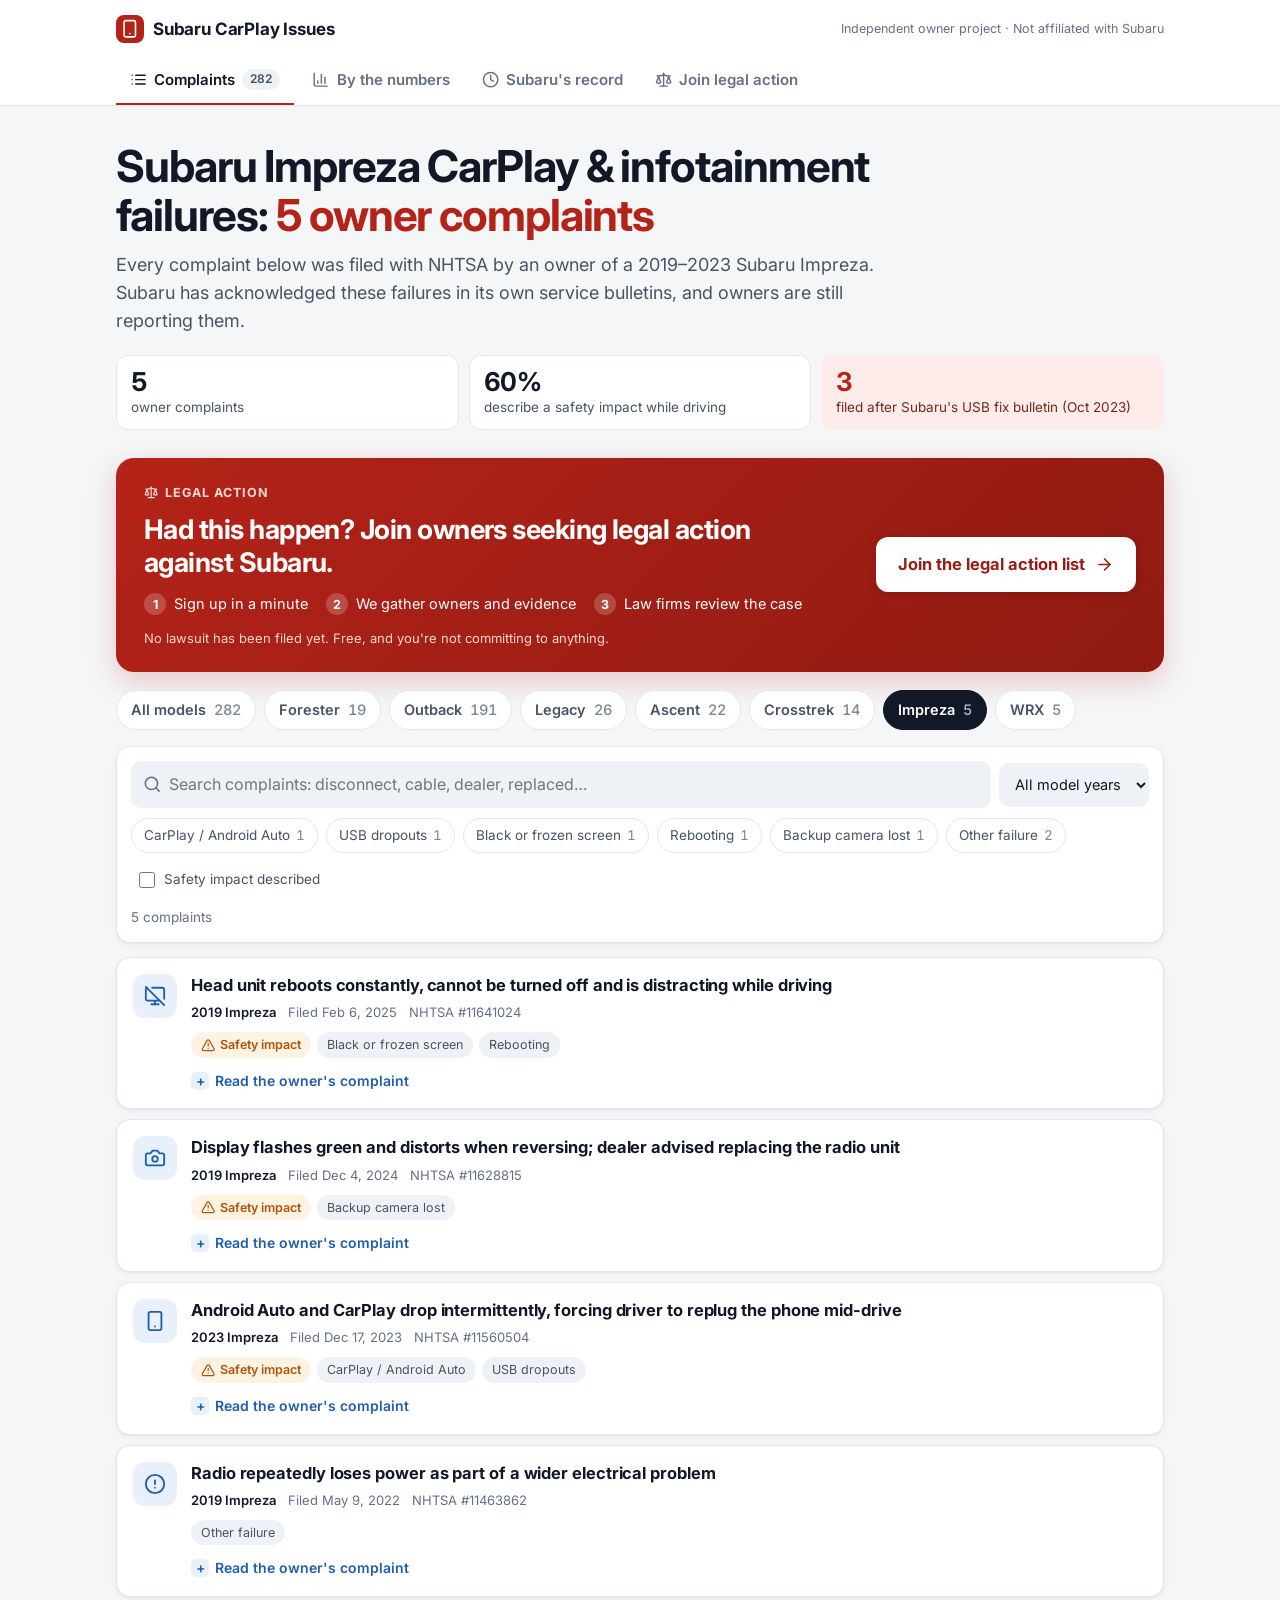
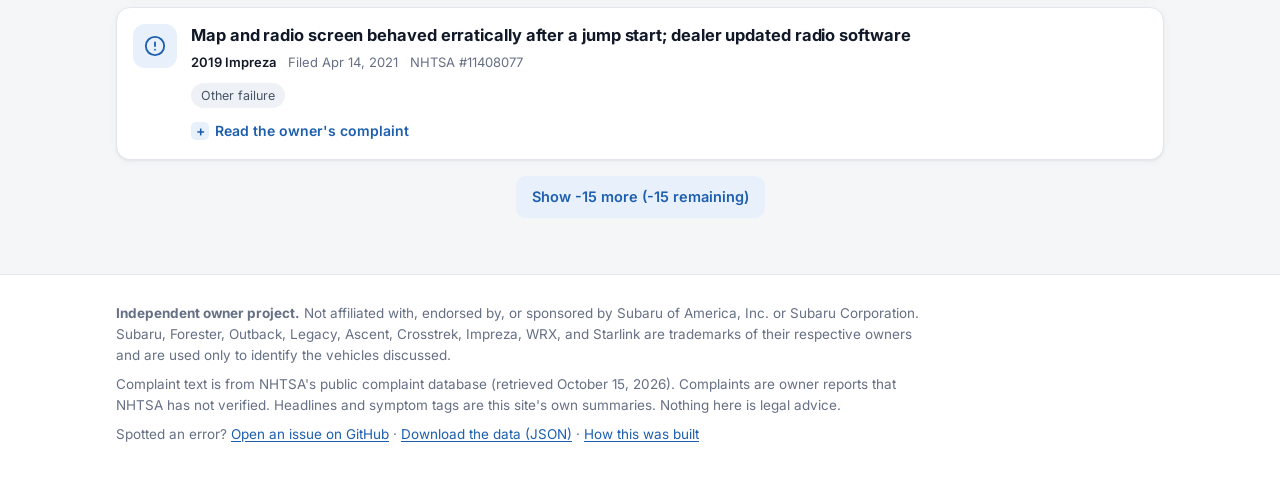
<file: impreza/index.html>
<!doctype html>
<html lang="en">
<head>
<meta charset="utf-8">
<meta name="viewport" content="width=device-width, initial-scale=1">
<meta name="color-scheme" content="light">
<title>Subaru Impreza CarPlay &amp; Infotainment Problems: 5 Owner Complaints (2019–2023)</title>
<meta name="description" content="5 NHTSA owner complaints about 2019–2023 Subaru Impreza head unit failures: CarPlay/Android Auto disconnecting, USB dropouts, Bluetooth failures, black or rebooting screens.">
<link rel="canonical" href="https://greatergoodguy.github.io/subaru-carplay-issues/impreza/">
<meta property="og:type" content="website">
<meta property="og:title" content="Subaru Impreza CarPlay &amp; Infotainment Problems: 5 Owner Complaints (2019–2023)">
<meta property="og:description" content="5 NHTSA owner complaints about 2019–2023 Subaru Impreza head unit failures: CarPlay/Android Auto disconnecting, USB dropouts, Bluetooth failures, black or rebooting screens.">
<meta property="og:url" content="https://greatergoodguy.github.io/subaru-carplay-issues/impreza/">
<meta name="twitter:card" content="summary">
<link rel="preconnect" href="https://fonts.googleapis.com">
<link rel="preconnect" href="https://fonts.gstatic.com" crossorigin>
<link href="https://fonts.googleapis.com/css2?family=Inter:wght@400;500;600;700&display=swap" rel="stylesheet">
<link rel="stylesheet" href="../assets/style.css">
<link rel="icon" href="data:image/svg+xml,%3Csvg xmlns='http://www.w3.org/2000/svg' viewBox='0 0 24 24'%3E%3Crect width='24' height='24' rx='6' fill='%23b42318'/%3E%3Crect x='8' y='5' width='8' height='14' rx='1.5' fill='none' stroke='white' stroke-width='1.8'/%3E%3C/svg%3E">

</head>
<body>
<header class="site-head"><div class="wrap">
<div class="top"><a class="brand" href="../"><span class="dot"><svg class="i" viewBox="0 0 24 24" aria-hidden="true"><rect x="5" y="2" width="14" height="20" rx="2"/><path d="M12 18h.01"/></svg></span>Subaru CarPlay Issues</a>
<span class="note">Independent owner project · Not affiliated with Subaru</span></div>
<nav class="tabs" aria-label="Sections"><a href="../" aria-current="page"><svg class="i" viewBox="0 0 24 24" aria-hidden="true"><path d="M3 12h.01"/><path d="M3 18h.01"/><path d="M3 6h.01"/><path d="M8 12h13"/><path d="M8 18h13"/><path d="M8 6h13"/></svg>Complaints <span class="n">282</span></a><a href="../stats/"><svg class="i" viewBox="0 0 24 24" aria-hidden="true"><path d="M3 3v16a2 2 0 0 0 2 2h16"/><path d="M18 17V9"/><path d="M13 17V5"/><path d="M8 17v-3"/></svg>By the numbers</a><a href="../record/"><svg class="i" viewBox="0 0 24 24" aria-hidden="true"><circle cx="12" cy="12" r="10"/><path d="M12 6v6l4 2"/></svg>Subaru's record</a><a href="../join/"><svg class="i" viewBox="0 0 24 24" aria-hidden="true"><path d="m16 16 3-8 3 8c-.87.65-1.92 1-3 1s-2.13-.35-3-1Z"/><path d="m2 16 3-8 3 8c-.87.65-1.92 1-3 1s-2.13-.35-3-1Z"/><path d="M7 21h10"/><path d="M12 3v18"/><path d="M3 7h2c2 0 5-1 7-2 2 1 5 2 7 2h2"/></svg>Join legal action</a></nav>
</div></header>
<main>
<div class="wrap">
<section class="intro">
<h1>Subaru Impreza CarPlay &amp; infotainment failures: <span class="hl">5 owner complaints</span></h1>
<p class="lede">Every complaint below was filed with NHTSA by an owner of a 2019–2023 Subaru Impreza. Subaru has acknowledged these failures in its own service bulletins, and owners are still reporting them.</p>
<div class="facts">
<span class="fact"><b>5</b>owner complaints</span>
<span class="fact"><b>60%</b>describe a safety impact while driving</span>
<a class="fact alert" href="../record/"><b>3</b>filed after Subaru's USB fix bulletin (Oct 2023)</a>
</div>
</section>
<div class="cta-band">
<div class="cta-main">
<span class="cta-eyebrow"><svg class="i" viewBox="0 0 24 24" aria-hidden="true"><path d="m16 16 3-8 3 8c-.87.65-1.92 1-3 1s-2.13-.35-3-1Z"/><path d="m2 16 3-8 3 8c-.87.65-1.92 1-3 1s-2.13-.35-3-1Z"/><path d="M7 21h10"/><path d="M12 3v18"/><path d="M3 7h2c2 0 5-1 7-2 2 1 5 2 7 2h2"/></svg>Legal action</span>
<h2>Had this happen? Join owners seeking legal action against Subaru.</h2>
<ol class="cta-steps"><li><b>1</b>Sign up in a minute</li><li><b>2</b>We gather owners and evidence</li><li><b>3</b>Law firms review the case</li></ol>
<p class="cta-fine">No lawsuit has been filed yet. Free, and you're not committing to anything.</p>
</div>
<a class="cta-btn" href="../join/">Join the legal action list <svg class="i" viewBox="0 0 24 24" aria-hidden="true"><path d="M5 12h14"/><path d="m12 5 7 7-7 7"/></svg></a>
</div>
<nav class="modelnav" aria-label="Filter by model"><a href="../">All models <span class="n">282</span></a><a href="../forester/">Forester <span class="n">19</span></a><a href="../outback/">Outback <span class="n">191</span></a><a href="../legacy/">Legacy <span class="n">26</span></a><a href="../ascent/">Ascent <span class="n">22</span></a><a href="../crosstrek/">Crosstrek <span class="n">14</span></a><a href="../impreza/" aria-current="page">Impreza <span class="n">5</span></a><a href="../wrx/">WRX <span class="n">5</span></a></nav>
<div id="directory">
<div class="card toolbar" role="search">
<div class="row">
<label class="field"><svg class="i" viewBox="0 0 24 24" aria-hidden="true"><circle cx="11" cy="11" r="8"/><path d="m21 21-4.3-4.3"/></svg><span class="sr-only">Search complaints</span><input type="search" id="q" placeholder="Search complaints: disconnect, cable, dealer, replaced…"></label>
<select id="f-year" aria-label="Model year"><option value="">All model years</option><option value="2019">2019</option><option value="2023">2023</option></select>
</div>
<div class="row" aria-label="Filter by symptom"><button type="button" class="chip" data-tag="carplay" aria-pressed="false">CarPlay / Android Auto <span class="n">1</span></button><button type="button" class="chip" data-tag="usb" aria-pressed="false">USB dropouts <span class="n">1</span></button><button type="button" class="chip" data-tag="black-screen" aria-pressed="false">Black or frozen screen <span class="n">1</span></button><button type="button" class="chip" data-tag="rebooting" aria-pressed="false">Rebooting <span class="n">1</span></button><button type="button" class="chip" data-tag="backup-camera" aria-pressed="false">Backup camera lost <span class="n">1</span></button><button type="button" class="chip" data-tag="other" aria-pressed="false">Other failure <span class="n">2</span></button></div>
<div class="row"><label class="toggle"><input type="checkbox" id="f-safety"> Safety impact described</label></div>
<div class="resultbar"><span id="count" aria-live="polite">5 complaints</span><button type="button" class="linkbtn" id="clear" hidden>Clear filters</button></div>
</div>
<div class="list" id="complaints">
<article class="card c" id="odi-11641024" data-model="impreza" data-year="2019" data-tags="black-screen|rebooting" data-safety="1" data-after="1">
<span class="sym"><svg class="i" viewBox="0 0 24 24" aria-hidden="true"><path d="M17 17H4a2 2 0 0 1-2-2V5c0-1.5 1-2 1-2"/><path d="M22 15V5a2 2 0 0 0-2-2H9"/><path d="M8 21h8"/><path d="M12 17v4"/><path d="m2 2 20 20"/></svg></span>
<div>
<h3>Head unit reboots constantly, cannot be turned off and is distracting while driving</h3>
<div class="meta"><span class="veh">2019 Impreza</span><span>Filed Feb 6, 2025</span><span>NHTSA #11641024</span></div>
<div class="tags"><span class="tag safety"><svg class="i" viewBox="0 0 24 24" aria-hidden="true"><path d="m21.73 18-8-14a2 2 0 0 0-3.48 0l-8 14A2 2 0 0 0 4 21h16a2 2 0 0 0 1.73-3"/><path d="M12 9v4"/><path d="M12 17h.01"/></svg>Safety impact</span><span class="tag">Black or frozen screen</span><span class="tag">Rebooting</span></div>
<details><summary>Read the owner's complaint</summary>
<blockquote>Head unit constantly rebooting. Completely unable to use the head unit. No longer functional. Unable to power the screen off. Very distracting while driving especially at night. Power button no longer works. Started about a year ago, then randomly seemed to of temporarily resolved itself until a couple of months ago. Head unit is now 100% nonfunctional and constantly reboots.  No warnings when first occurred. Issue has been confirmed by independent service center. Puts myself and others at risk due to the screen rebooting on repeat and no way to turn the screen off. Extremely distracting and unsafe</blockquote>
<p class="verify">Public record. Verify by searching #11641024 on <a href="https://www.nhtsa.gov/vehicle/2019/SUBARU/IMPREZA" rel="nofollow">NHTSA's 2019 Impreza page</a>.</p>
</details>
</div>
</article>
<article class="card c" id="odi-11628815" data-model="impreza" data-year="2019" data-tags="backup-camera" data-safety="1" data-after="0">
<span class="sym"><svg class="i" viewBox="0 0 24 24" aria-hidden="true"><path d="M14.5 4h-5L7 7H4a2 2 0 0 0-2 2v9a2 2 0 0 0 2 2h16a2 2 0 0 0 2-2V9a2 2 0 0 0-2-2h-3l-2.5-3z"/><circle cx="12" cy="13" r="3"/></svg></span>
<div>
<h3>Display flashes green and distorts when reversing; dealer advised replacing the radio unit</h3>
<div class="meta"><span class="veh">2019 Impreza</span><span>Filed Dec 4, 2024</span><span>NHTSA #11628815</span></div>
<div class="tags"><span class="tag safety"><svg class="i" viewBox="0 0 24 24" aria-hidden="true"><path d="m21.73 18-8-14a2 2 0 0 0-3.48 0l-8 14A2 2 0 0 0 4 21h16a2 2 0 0 0 1.73-3"/><path d="M12 9v4"/><path d="M12 17h.01"/></svg>Safety impact</span><span class="tag">Backup camera lost</span></div>
<details><summary>Read the owner's complaint</summary>
<blockquote>When you put in reverse my 2019 Subaru Impreza Sport, the control display flashes green and is distorted. It is very difficult to detect an obstruction or a child when backing up. Recently we bumped a pedestrian. This Is A Safety Issue!  The condition was observed at the Orlando Subaru dealer. Their solution is to replace the whole radio control unit at a cost of $1341. We ordered it to not gamble on safety.</blockquote>
<p class="verify">Public record. Verify by searching #11628815 on <a href="https://www.nhtsa.gov/vehicle/2019/SUBARU/IMPREZA" rel="nofollow">NHTSA's 2019 Impreza page</a>.</p>
</details>
</div>
</article>
<article class="card c" id="odi-11560504" data-model="impreza" data-year="2023" data-tags="carplay|usb" data-safety="1" data-after="0">
<span class="sym"><svg class="i" viewBox="0 0 24 24" aria-hidden="true"><rect x="5" y="2" width="14" height="20" rx="2"/><path d="M12 18h.01"/></svg></span>
<div>
<h3>Android Auto and CarPlay drop intermittently, forcing driver to replug the phone mid-drive</h3>
<div class="meta"><span class="veh">2023 Impreza</span><span>Filed Dec 17, 2023</span><span>NHTSA #11560504</span></div>
<div class="tags"><span class="tag safety"><svg class="i" viewBox="0 0 24 24" aria-hidden="true"><path d="m21.73 18-8-14a2 2 0 0 0-3.48 0l-8 14A2 2 0 0 0 4 21h16a2 2 0 0 0 1.73-3"/><path d="M12 9v4"/><path d="M12 17h.01"/></svg>Safety impact</span><span class="tag">CarPlay / Android Auto</span><span class="tag">USB dropouts</span></div>
<details><summary>Read the owner's complaint</summary>
<blockquote>This Subaru model and most other models I have researched is having connections issues with the infotainment systems, connecting and keeping a connection with Android auto and apple. It&#x27;s not like just a small annoyance, this is causing me big issues when it does connect to Android auto then it is intermittent causing the driver to take their attention off of the road to unplug replug in the phone then stopping and turning off the car/ restarting phone to try fixing this issue, this have become very distracting iv almost been in multiple accidents trying to get my cars systems to work properly. This is something I have took to the dealership they assured me there was an update coming and told me they would not service my vehicle for this issue, even tho it&#x27;s still under manufacturers warranty, it has now been 6 months and still no update or fix for the problem that is a serious distraction, some people might say no big deal drive without it, but when u are counting on directions and your map to work then it continues to jump on and off the completely tanks this is a big issue they are ignoring!</blockquote>
<p class="verify">Public record. Verify by searching #11560504 on <a href="https://www.nhtsa.gov/vehicle/2023/SUBARU/IMPREZA" rel="nofollow">NHTSA's 2023 Impreza page</a>.</p>
</details>
</div>
</article>
<article class="card c" id="odi-11463862" data-model="impreza" data-year="2019" data-tags="other" data-safety="0" data-after="0">
<span class="sym"><svg class="i" viewBox="0 0 24 24" aria-hidden="true"><circle cx="12" cy="12" r="10"/><path d="M12 8v4"/><path d="M12 16h.01"/></svg></span>
<div>
<h3>Radio repeatedly loses power as part of a wider electrical problem</h3>
<div class="meta"><span class="veh">2019 Impreza</span><span>Filed May 9, 2022</span><span>NHTSA #11463862</span></div>
<div class="tags"><span class="tag">Other failure</span></div>
<details><summary>Read the owner's complaint</summary>
<blockquote>Electrical issue affecting the headlights, radio, clock, gauges. Headlights constantly flicker/dimming, also causes the bulbs to burn out rapidly.  Radio constantly losing power  Clock/miles left in tank display resets occasionally The the speedometer and tachometer display loses power dropping all the needles to 0 for a second before popping back.  These issues got worse after the last recall was done</blockquote>
<p class="verify">Public record. Verify by searching #11463862 on <a href="https://www.nhtsa.gov/vehicle/2019/SUBARU/IMPREZA" rel="nofollow">NHTSA's 2019 Impreza page</a>.</p>
</details>
</div>
</article>
<article class="card c" id="odi-11408077" data-model="impreza" data-year="2019" data-tags="other" data-safety="0" data-after="0">
<span class="sym"><svg class="i" viewBox="0 0 24 24" aria-hidden="true"><circle cx="12" cy="12" r="10"/><path d="M12 8v4"/><path d="M12 16h.01"/></svg></span>
<div>
<h3>Map and radio screen behaved erratically after a jump start; dealer updated radio software</h3>
<div class="meta"><span class="veh">2019 Impreza</span><span>Filed Apr 14, 2021</span><span>NHTSA #11408077</span></div>
<div class="tags"><span class="tag">Other failure</span></div>
<details><summary>Read the owner's complaint</summary>
<blockquote>II BOUGHT THIS CAR NEW IN 2019.  I HAVE HAD 8 TIMES WHICH I WOULD BE OUT SOMEWHERE AND THE CAR WOULD NOT START.  I LIVED IN FORT WORTH AND AAA WOULD COME.  AT NO TIME HAS SUBARU ADDRESSED THIS ISSUE OF WHY IT WILL NOT START. I HAD TO TAKE IT TO CLEO BAY IN KILLEN ON SATURDAY THE 10TH BECAUSE I WAS AT LUNCH IN BROWNWOOD AND WHEN I TRIED TO START IT IT WOULD NOT.  I HAD TO GET IT JUMPED AND THEN THE SCREEN FOR THE MAPS AND RADIO ACTED LIKE IT WAS ON DRUGS.  SO I DROVE AND LEFT IT WITH CLEO BAY SUBARU.  THEY SAID THEY DID AN UPDATE TO MY RADIO BUT WON&#x27;T ADDRESS THE REAL ISSUE OF WHY THE CAR WOULD NOT START AND I HAD TO GET IT JUMPED.</blockquote>
<p class="verify">Public record. Verify by searching #11408077 on <a href="https://www.nhtsa.gov/vehicle/2019/SUBARU/IMPREZA" rel="nofollow">NHTSA's 2019 Impreza page</a>.</p>
</details>
</div>
</article>
</div>
<p class="empty" id="empty" hidden>No complaints match these filters.</p>
<div class="more-wrap"><button type="button" class="btn" id="more" hidden>Show more</button></div>
</div>
</div>
</main>
<footer class="site"><div class="wrap">
<p><strong>Independent owner project.</strong> Not affiliated with, endorsed by, or sponsored by Subaru of America, Inc. or Subaru Corporation. Subaru, Forester, Outback, Legacy, Ascent, Crosstrek, Impreza, WRX, and Starlink are trademarks of their respective owners and are used only to identify the vehicles discussed.</p>
<p>Complaint text is from NHTSA's public complaint database (retrieved October 15, 2026). Complaints are owner reports that NHTSA has not verified. Headlines and symptom tags are this site's own summaries. Nothing here is legal advice.</p>
<p>Spotted an error? <a href="https://github.com/greatergoodguy/subaru-carplay-issues/issues">Open an issue on GitHub</a> · <a href="../data/complaints.json">Download the data (JSON)</a> · <a href="../stats/#method">How this was built</a></p>
</div></footer>
<script src="../assets/app.js" defer></script>
</body>
</html>
</file>
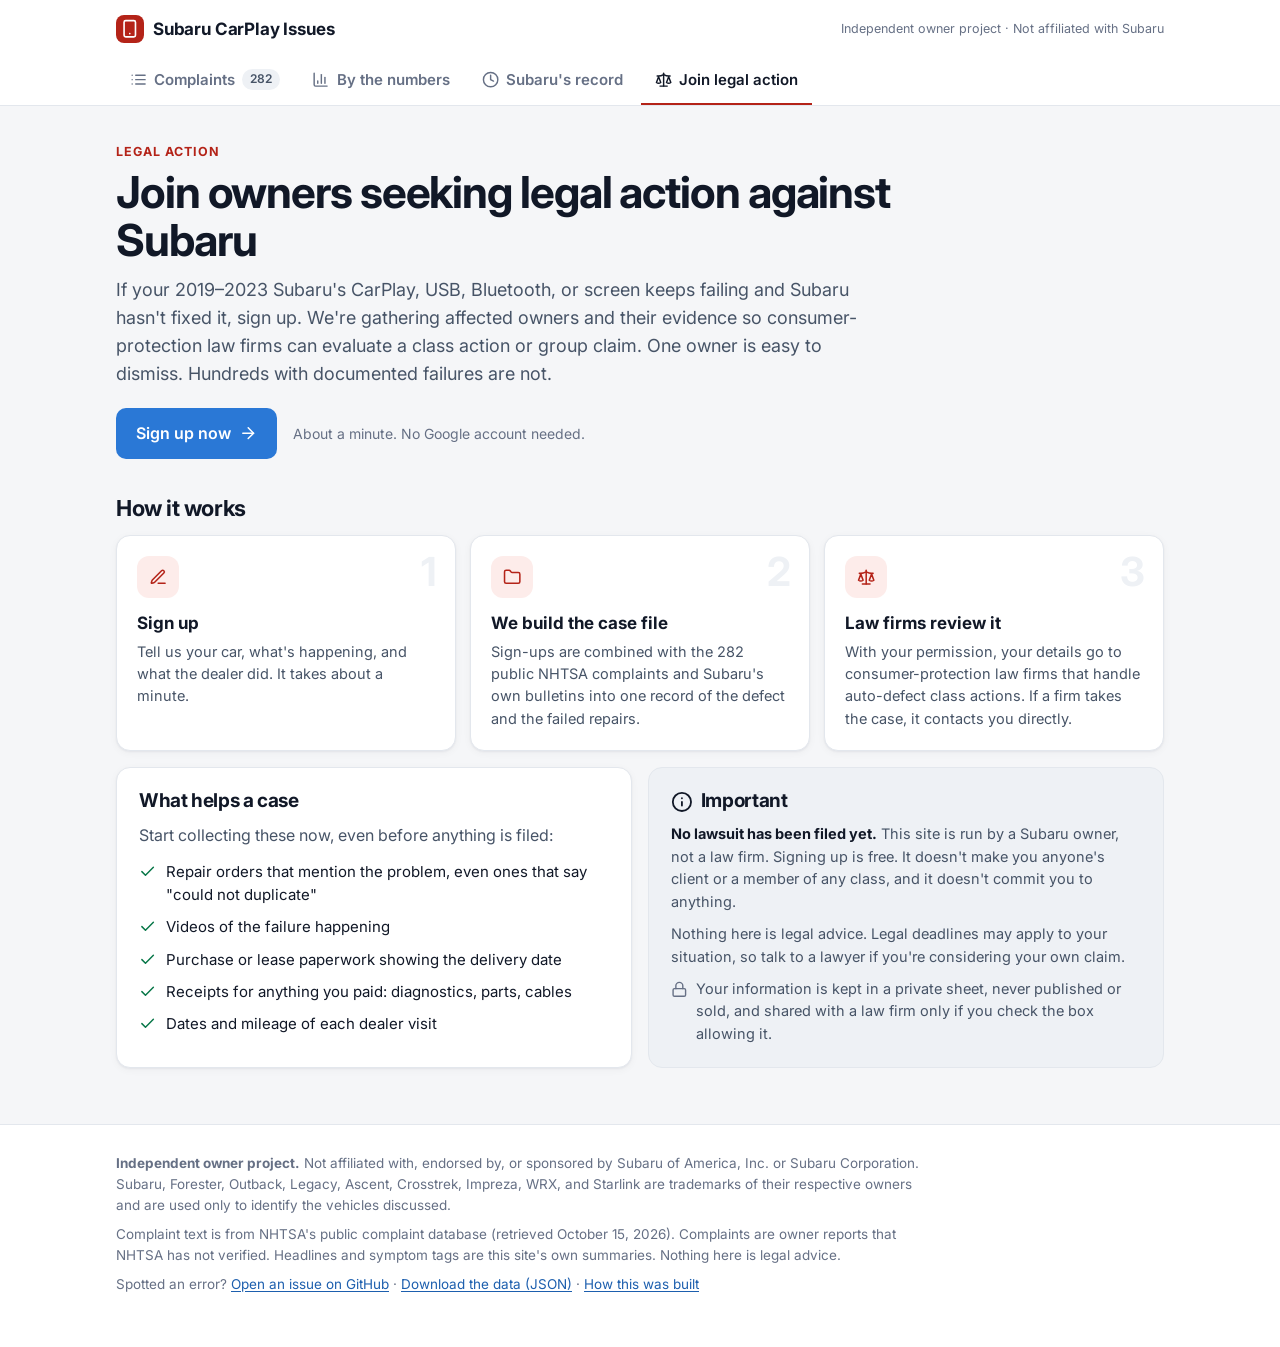
<file: join/index.html>
<!doctype html>
<html lang="en">
<head>
<meta charset="utf-8">
<meta name="viewport" content="width=device-width, initial-scale=1">
<meta name="color-scheme" content="light">
<title>Join Owners Seeking Legal Action Against Subaru: CarPlay &amp; Infotainment Failures</title>
<meta name="description" content="Owners of 2019–2023 Subarus with CarPlay, USB, Bluetooth, or head unit failures: sign up so consumer-protection law firms can evaluate a class action or group claim.">
<link rel="canonical" href="https://greatergoodguy.github.io/subaru-carplay-issues/join/">
<meta property="og:type" content="website">
<meta property="og:title" content="Join Owners Seeking Legal Action Against Subaru: CarPlay &amp; Infotainment Failures">
<meta property="og:description" content="Owners of 2019–2023 Subarus with CarPlay, USB, Bluetooth, or head unit failures: sign up so consumer-protection law firms can evaluate a class action or group claim.">
<meta property="og:url" content="https://greatergoodguy.github.io/subaru-carplay-issues/join/">
<meta name="twitter:card" content="summary">
<link rel="preconnect" href="https://fonts.googleapis.com">
<link rel="preconnect" href="https://fonts.gstatic.com" crossorigin>
<link href="https://fonts.googleapis.com/css2?family=Inter:wght@400;500;600;700&display=swap" rel="stylesheet">
<link rel="stylesheet" href="../assets/style.css">
<link rel="icon" href="data:image/svg+xml,%3Csvg xmlns='http://www.w3.org/2000/svg' viewBox='0 0 24 24'%3E%3Crect width='24' height='24' rx='6' fill='%23b42318'/%3E%3Crect x='8' y='5' width='8' height='14' rx='1.5' fill='none' stroke='white' stroke-width='1.8'/%3E%3C/svg%3E">

</head>
<body>
<header class="site-head"><div class="wrap">
<div class="top"><a class="brand" href="../"><span class="dot"><svg class="i" viewBox="0 0 24 24" aria-hidden="true"><rect x="5" y="2" width="14" height="20" rx="2"/><path d="M12 18h.01"/></svg></span>Subaru CarPlay Issues</a>
<span class="note">Independent owner project · Not affiliated with Subaru</span></div>
<nav class="tabs" aria-label="Sections"><a href="../"><svg class="i" viewBox="0 0 24 24" aria-hidden="true"><path d="M3 12h.01"/><path d="M3 18h.01"/><path d="M3 6h.01"/><path d="M8 12h13"/><path d="M8 18h13"/><path d="M8 6h13"/></svg>Complaints <span class="n">282</span></a><a href="../stats/"><svg class="i" viewBox="0 0 24 24" aria-hidden="true"><path d="M3 3v16a2 2 0 0 0 2 2h16"/><path d="M18 17V9"/><path d="M13 17V5"/><path d="M8 17v-3"/></svg>By the numbers</a><a href="../record/"><svg class="i" viewBox="0 0 24 24" aria-hidden="true"><circle cx="12" cy="12" r="10"/><path d="M12 6v6l4 2"/></svg>Subaru's record</a><a href="../join/" aria-current="page"><svg class="i" viewBox="0 0 24 24" aria-hidden="true"><path d="m16 16 3-8 3 8c-.87.65-1.92 1-3 1s-2.13-.35-3-1Z"/><path d="m2 16 3-8 3 8c-.87.65-1.92 1-3 1s-2.13-.35-3-1Z"/><path d="M7 21h10"/><path d="M12 3v18"/><path d="M3 7h2c2 0 5-1 7-2 2 1 5 2 7 2h2"/></svg>Join legal action</a></nav>
</div></header>
<main>
<div class="wrap">
<section class="intro join-intro">
<p class="eyebrow">Legal action</p>
<h1>Join owners seeking legal action against Subaru</h1>
<p class="lede">If your 2019–2023 Subaru's CarPlay, USB, Bluetooth, or screen keeps failing and Subaru hasn't fixed it, sign up. We're gathering affected owners and their evidence so consumer-protection law firms can evaluate a class action or group claim. One owner is easy to dismiss. Hundreds with documented failures are not.</p>
<p class="signup"><a class="btn primary big" href="https://docs.google.com/forms/d/e/1FAIpQLSeSVv6gIO2o5PjsALid5GGaNQbErP8bqMny797x85gv_3aR5w/viewform" target="_blank" rel="noopener">Sign up now <svg class="i" viewBox="0 0 24 24" aria-hidden="true"><path d="M5 12h14"/><path d="m12 5 7 7-7 7"/></svg></a><span class="signup-note">About a minute. No Google account needed.</span></p>
</section>
<h2 class="join-h2">How it works</h2>
<div class="jsteps"><div class="card jstep"><span class="num">1</span><span class="ic"><svg class="i" viewBox="0 0 24 24" aria-hidden="true"><path d="M12 20h9"/><path d="M16.38 3.62a1 1 0 0 1 3 3L7.37 18.64a2 2 0 0 1-.86.5l-2.87.84a.5.5 0 0 1-.62-.62l.84-2.87a2 2 0 0 1 .5-.86z"/></svg></span><h3>Sign up</h3><p>Tell us your car, what's happening, and what the dealer did. It takes about a minute.</p></div><div class="card jstep"><span class="num">2</span><span class="ic"><svg class="i" viewBox="0 0 24 24" aria-hidden="true"><path d="M20 20a2 2 0 0 0 2-2V8a2 2 0 0 0-2-2h-7.9a2 2 0 0 1-1.69-.9L9.6 3.9A2 2 0 0 0 7.93 3H4a2 2 0 0 0-2 2v13a2 2 0 0 0 2 2Z"/></svg></span><h3>We build the case file</h3><p>Sign-ups are combined with the 282 public NHTSA complaints and Subaru's own bulletins into one record of the defect and the failed repairs.</p></div><div class="card jstep"><span class="num">3</span><span class="ic"><svg class="i" viewBox="0 0 24 24" aria-hidden="true"><path d="m16 16 3-8 3 8c-.87.65-1.92 1-3 1s-2.13-.35-3-1Z"/><path d="m2 16 3-8 3 8c-.87.65-1.92 1-3 1s-2.13-.35-3-1Z"/><path d="M7 21h10"/><path d="M12 3v18"/><path d="M3 7h2c2 0 5-1 7-2 2 1 5 2 7 2h2"/></svg></span><h3>Law firms review it</h3><p>With your permission, your details go to consumer-protection law firms that handle auto-defect class actions. If a firm takes the case, it contacts you directly.</p></div></div>
<div class="join-grid">
<div class="card join-how">
<h2>What helps a case</h2>
<p>Start collecting these now, even before anything is filed:</p>
<ul class="evidence"><li><svg class="i" viewBox="0 0 24 24" aria-hidden="true"><path d="M20 6 9 17l-5-5"/></svg><span>Repair orders that mention the problem, even ones that say "could not duplicate"</span></li><li><svg class="i" viewBox="0 0 24 24" aria-hidden="true"><path d="M20 6 9 17l-5-5"/></svg><span>Videos of the failure happening</span></li><li><svg class="i" viewBox="0 0 24 24" aria-hidden="true"><path d="M20 6 9 17l-5-5"/></svg><span>Purchase or lease paperwork showing the delivery date</span></li><li><svg class="i" viewBox="0 0 24 24" aria-hidden="true"><path d="M20 6 9 17l-5-5"/></svg><span>Receipts for anything you paid: diagnostics, parts, cables</span></li><li><svg class="i" viewBox="0 0 24 24" aria-hidden="true"><path d="M20 6 9 17l-5-5"/></svg><span>Dates and mileage of each dealer visit</span></li></ul>
</div>
<div class="card join-important">
<h2><svg class="i" viewBox="0 0 24 24" aria-hidden="true"><circle cx="12" cy="12" r="10"/><path d="M12 16v-4"/><path d="M12 8h.01"/></svg>Important</h2>
<p><b>No lawsuit has been filed yet.</b> This site is run by a Subaru owner, not a law firm. Signing up is free. It doesn't make you anyone's client or a member of any class, and it doesn't commit you to anything.</p>
<p>Nothing here is legal advice. Legal deadlines may apply to your situation, so talk to a lawyer if you're considering your own claim.</p>
<p class="priv"><svg class="i" viewBox="0 0 24 24" aria-hidden="true"><rect width="18" height="11" x="3" y="11" rx="2"/><path d="M7 11V7a5 5 0 0 1 10 0v4"/></svg><span>Your information is kept in a private sheet, never published or sold, and shared with a law firm only if you check the box allowing it.</span></p>
</div>
</div>
</div>
</main>
<footer class="site"><div class="wrap">
<p><strong>Independent owner project.</strong> Not affiliated with, endorsed by, or sponsored by Subaru of America, Inc. or Subaru Corporation. Subaru, Forester, Outback, Legacy, Ascent, Crosstrek, Impreza, WRX, and Starlink are trademarks of their respective owners and are used only to identify the vehicles discussed.</p>
<p>Complaint text is from NHTSA's public complaint database (retrieved October 15, 2026). Complaints are owner reports that NHTSA has not verified. Headlines and symptom tags are this site's own summaries. Nothing here is legal advice.</p>
<p>Spotted an error? <a href="https://github.com/greatergoodguy/subaru-carplay-issues/issues">Open an issue on GitHub</a> · <a href="../data/complaints.json">Download the data (JSON)</a> · <a href="../stats/#method">How this was built</a></p>
</div></footer>
<script src="../assets/app.js" defer></script>
</body>
</html>
</file>
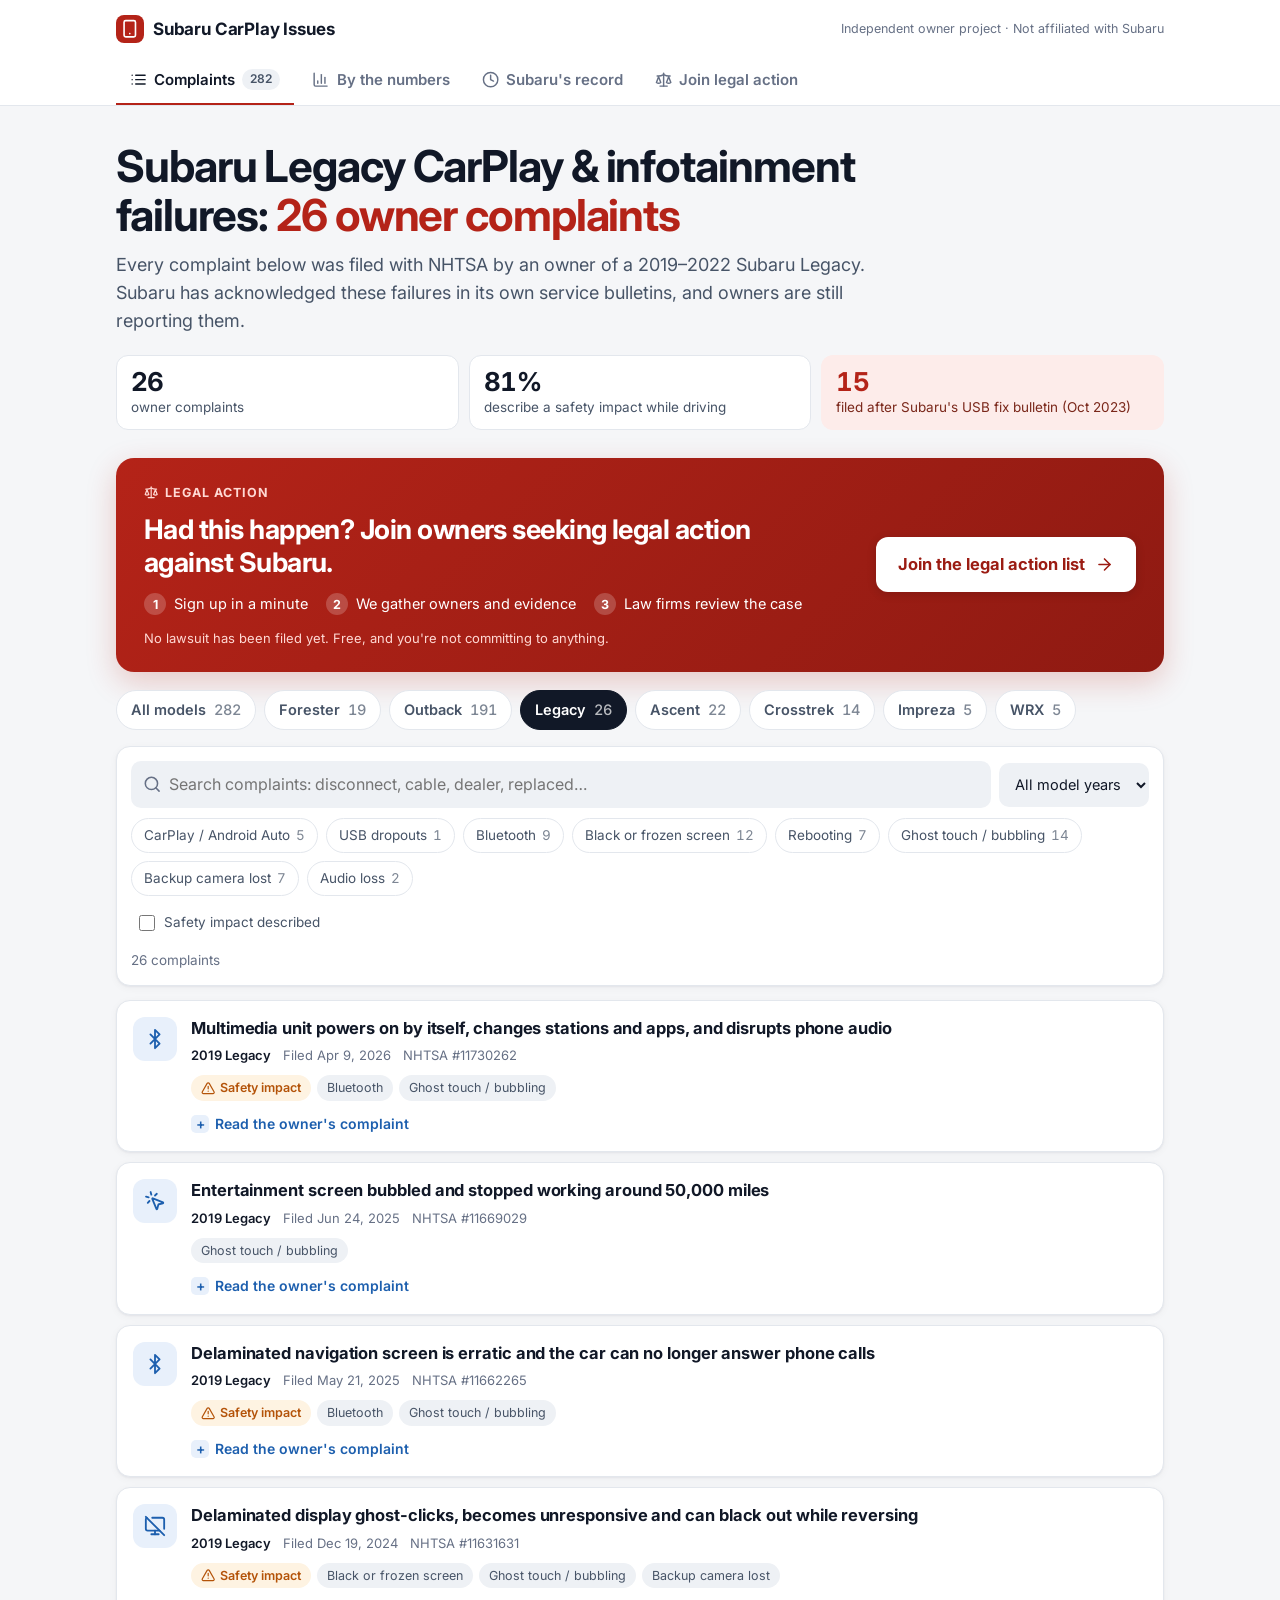
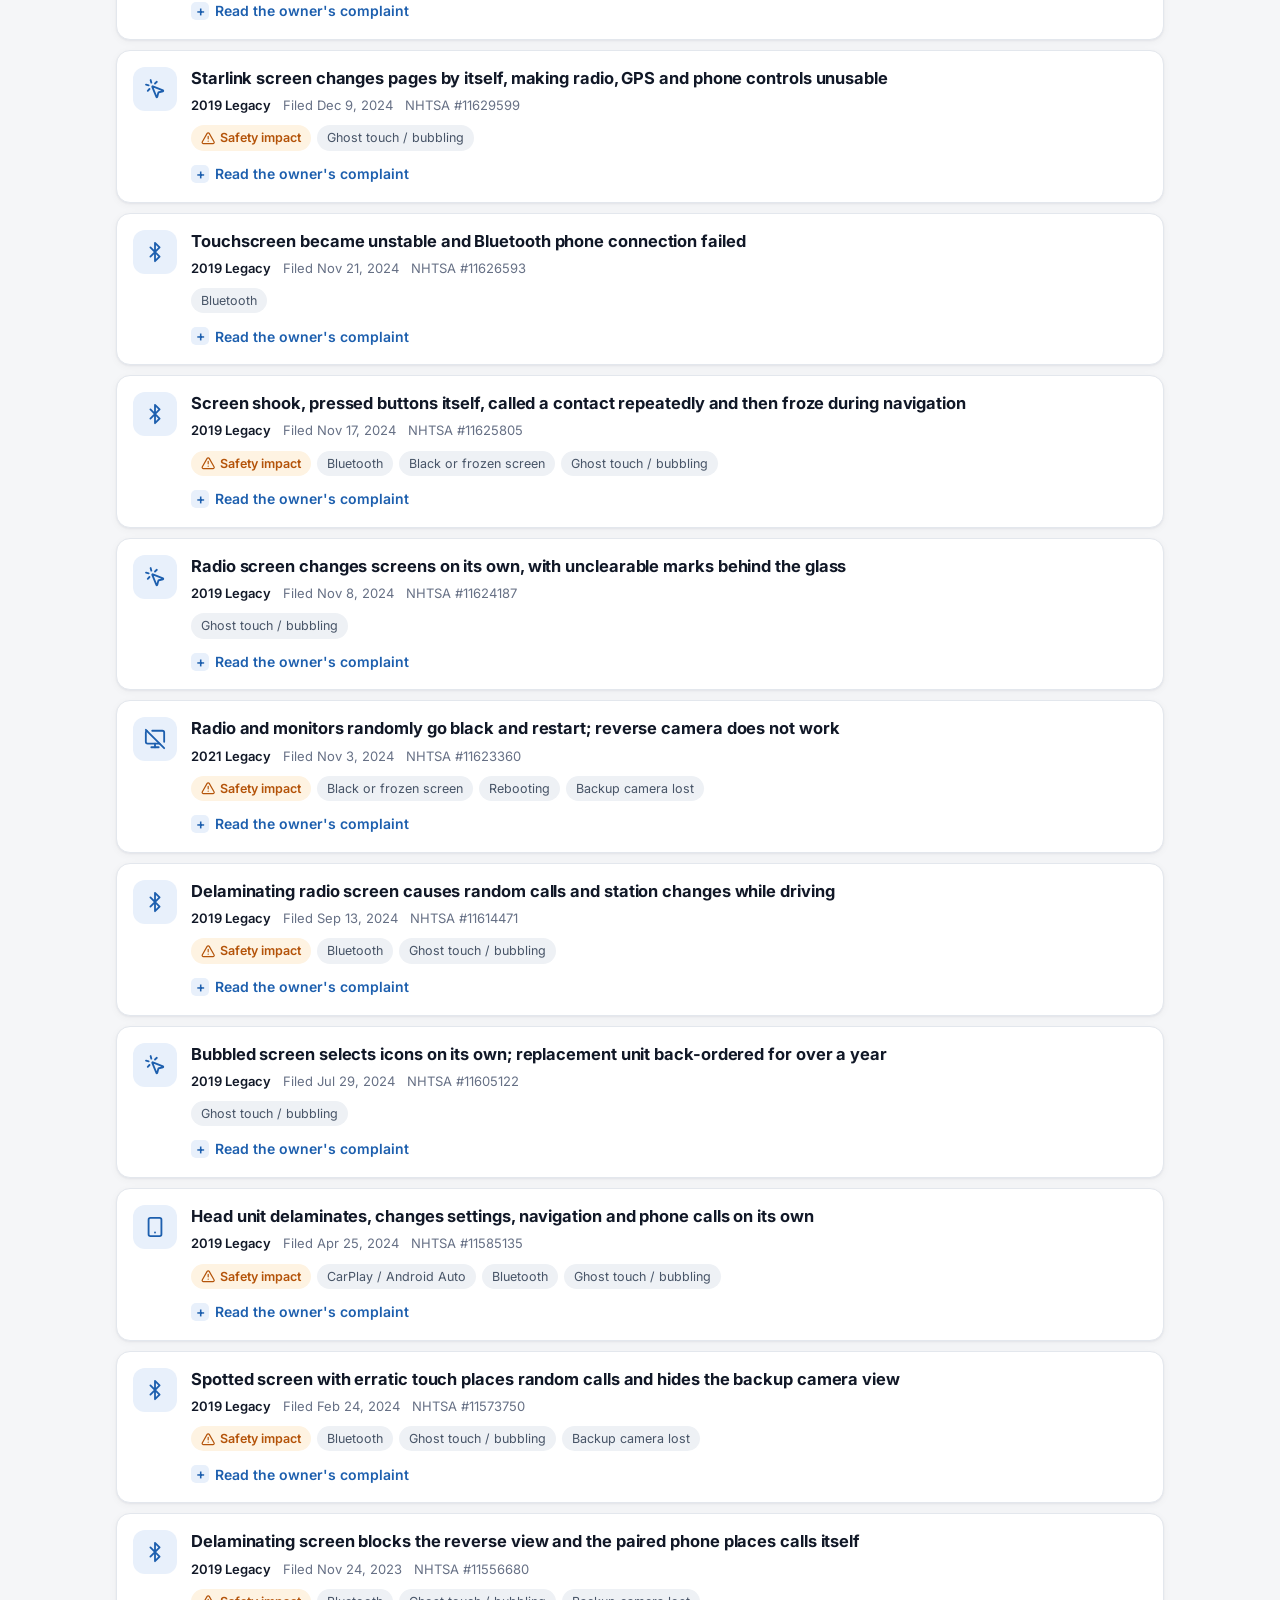
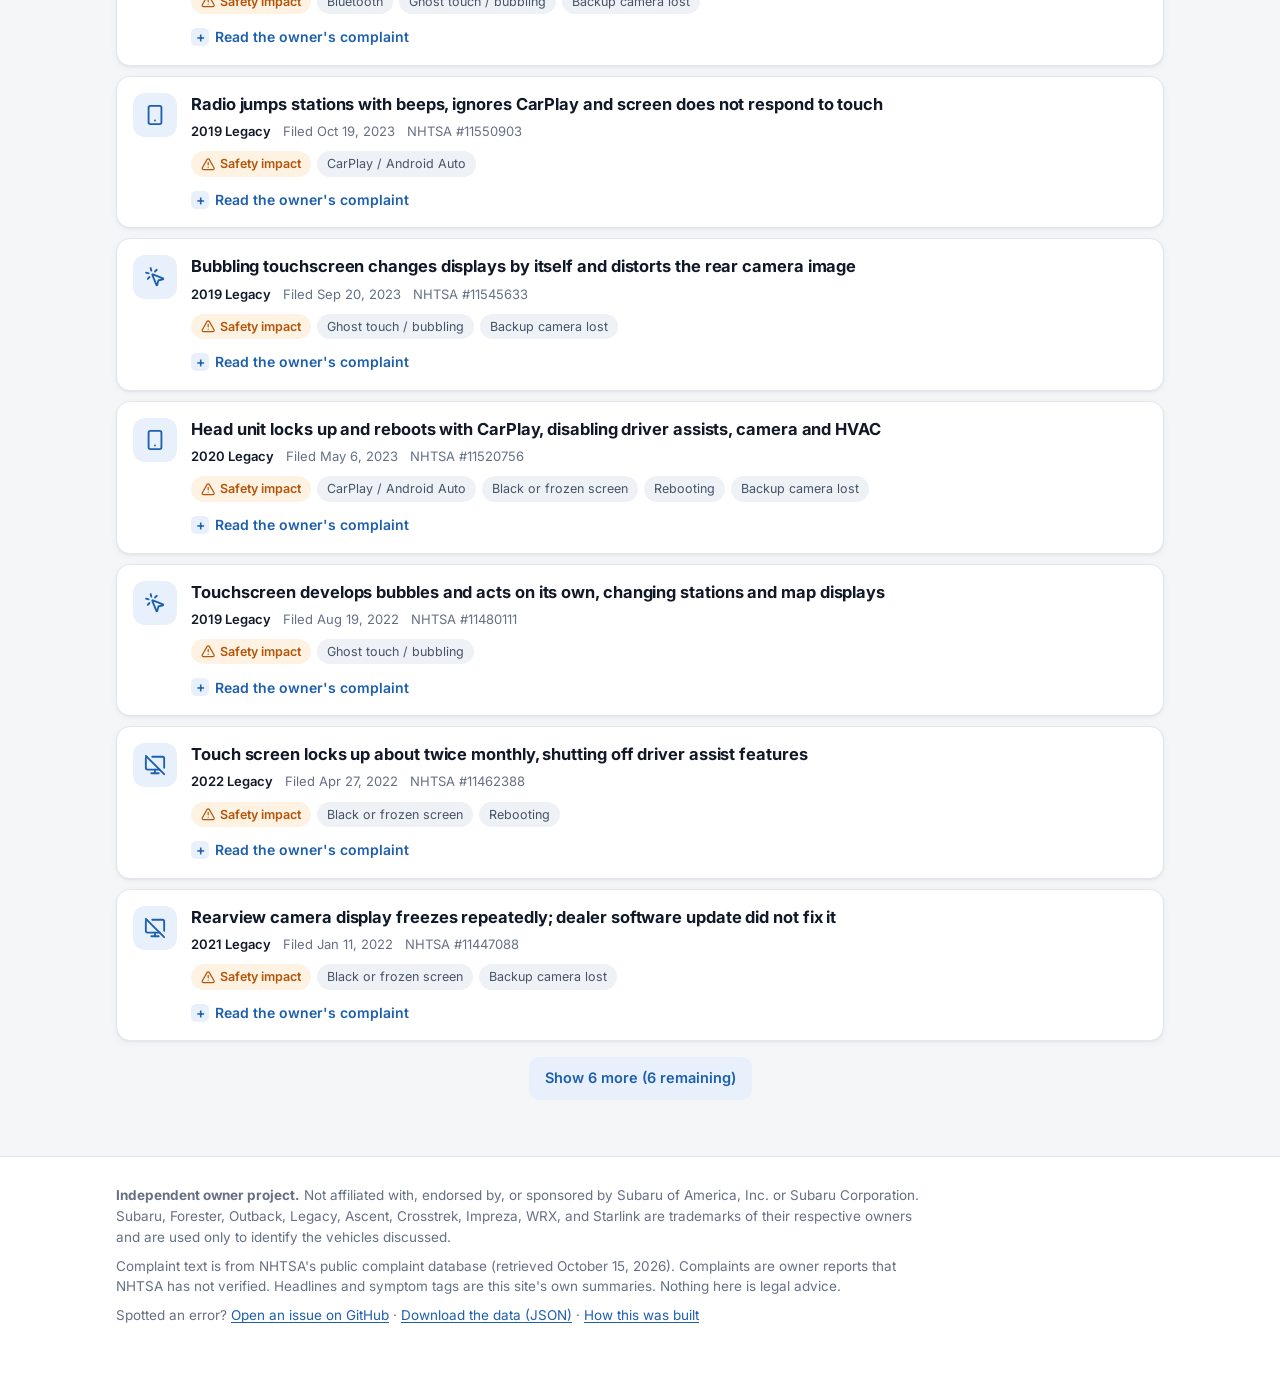
<file: legacy/index.html>
<!doctype html>
<html lang="en">
<head>
<meta charset="utf-8">
<meta name="viewport" content="width=device-width, initial-scale=1">
<meta name="color-scheme" content="light">
<title>Subaru Legacy CarPlay &amp; Infotainment Problems: 26 Owner Complaints (2019–2022)</title>
<meta name="description" content="26 NHTSA owner complaints about 2019–2022 Subaru Legacy head unit failures: CarPlay/Android Auto disconnecting, USB dropouts, Bluetooth failures, black or rebooting screens.">
<link rel="canonical" href="https://greatergoodguy.github.io/subaru-carplay-issues/legacy/">
<meta property="og:type" content="website">
<meta property="og:title" content="Subaru Legacy CarPlay &amp; Infotainment Problems: 26 Owner Complaints (2019–2022)">
<meta property="og:description" content="26 NHTSA owner complaints about 2019–2022 Subaru Legacy head unit failures: CarPlay/Android Auto disconnecting, USB dropouts, Bluetooth failures, black or rebooting screens.">
<meta property="og:url" content="https://greatergoodguy.github.io/subaru-carplay-issues/legacy/">
<meta name="twitter:card" content="summary">
<link rel="preconnect" href="https://fonts.googleapis.com">
<link rel="preconnect" href="https://fonts.gstatic.com" crossorigin>
<link href="https://fonts.googleapis.com/css2?family=Inter:wght@400;500;600;700&display=swap" rel="stylesheet">
<link rel="stylesheet" href="../assets/style.css">
<link rel="icon" href="data:image/svg+xml,%3Csvg xmlns='http://www.w3.org/2000/svg' viewBox='0 0 24 24'%3E%3Crect width='24' height='24' rx='6' fill='%23b42318'/%3E%3Crect x='8' y='5' width='8' height='14' rx='1.5' fill='none' stroke='white' stroke-width='1.8'/%3E%3C/svg%3E">

</head>
<body>
<header class="site-head"><div class="wrap">
<div class="top"><a class="brand" href="../"><span class="dot"><svg class="i" viewBox="0 0 24 24" aria-hidden="true"><rect x="5" y="2" width="14" height="20" rx="2"/><path d="M12 18h.01"/></svg></span>Subaru CarPlay Issues</a>
<span class="note">Independent owner project · Not affiliated with Subaru</span></div>
<nav class="tabs" aria-label="Sections"><a href="../" aria-current="page"><svg class="i" viewBox="0 0 24 24" aria-hidden="true"><path d="M3 12h.01"/><path d="M3 18h.01"/><path d="M3 6h.01"/><path d="M8 12h13"/><path d="M8 18h13"/><path d="M8 6h13"/></svg>Complaints <span class="n">282</span></a><a href="../stats/"><svg class="i" viewBox="0 0 24 24" aria-hidden="true"><path d="M3 3v16a2 2 0 0 0 2 2h16"/><path d="M18 17V9"/><path d="M13 17V5"/><path d="M8 17v-3"/></svg>By the numbers</a><a href="../record/"><svg class="i" viewBox="0 0 24 24" aria-hidden="true"><circle cx="12" cy="12" r="10"/><path d="M12 6v6l4 2"/></svg>Subaru's record</a><a href="../join/"><svg class="i" viewBox="0 0 24 24" aria-hidden="true"><path d="m16 16 3-8 3 8c-.87.65-1.92 1-3 1s-2.13-.35-3-1Z"/><path d="m2 16 3-8 3 8c-.87.65-1.92 1-3 1s-2.13-.35-3-1Z"/><path d="M7 21h10"/><path d="M12 3v18"/><path d="M3 7h2c2 0 5-1 7-2 2 1 5 2 7 2h2"/></svg>Join legal action</a></nav>
</div></header>
<main>
<div class="wrap">
<section class="intro">
<h1>Subaru Legacy CarPlay &amp; infotainment failures: <span class="hl">26 owner complaints</span></h1>
<p class="lede">Every complaint below was filed with NHTSA by an owner of a 2019–2022 Subaru Legacy. Subaru has acknowledged these failures in its own service bulletins, and owners are still reporting them.</p>
<div class="facts">
<span class="fact"><b>26</b>owner complaints</span>
<span class="fact"><b>81%</b>describe a safety impact while driving</span>
<a class="fact alert" href="../record/"><b>15</b>filed after Subaru's USB fix bulletin (Oct 2023)</a>
</div>
</section>
<div class="cta-band">
<div class="cta-main">
<span class="cta-eyebrow"><svg class="i" viewBox="0 0 24 24" aria-hidden="true"><path d="m16 16 3-8 3 8c-.87.65-1.92 1-3 1s-2.13-.35-3-1Z"/><path d="m2 16 3-8 3 8c-.87.65-1.92 1-3 1s-2.13-.35-3-1Z"/><path d="M7 21h10"/><path d="M12 3v18"/><path d="M3 7h2c2 0 5-1 7-2 2 1 5 2 7 2h2"/></svg>Legal action</span>
<h2>Had this happen? Join owners seeking legal action against Subaru.</h2>
<ol class="cta-steps"><li><b>1</b>Sign up in a minute</li><li><b>2</b>We gather owners and evidence</li><li><b>3</b>Law firms review the case</li></ol>
<p class="cta-fine">No lawsuit has been filed yet. Free, and you're not committing to anything.</p>
</div>
<a class="cta-btn" href="../join/">Join the legal action list <svg class="i" viewBox="0 0 24 24" aria-hidden="true"><path d="M5 12h14"/><path d="m12 5 7 7-7 7"/></svg></a>
</div>
<nav class="modelnav" aria-label="Filter by model"><a href="../">All models <span class="n">282</span></a><a href="../forester/">Forester <span class="n">19</span></a><a href="../outback/">Outback <span class="n">191</span></a><a href="../legacy/" aria-current="page">Legacy <span class="n">26</span></a><a href="../ascent/">Ascent <span class="n">22</span></a><a href="../crosstrek/">Crosstrek <span class="n">14</span></a><a href="../impreza/">Impreza <span class="n">5</span></a><a href="../wrx/">WRX <span class="n">5</span></a></nav>
<div id="directory">
<div class="card toolbar" role="search">
<div class="row">
<label class="field"><svg class="i" viewBox="0 0 24 24" aria-hidden="true"><circle cx="11" cy="11" r="8"/><path d="m21 21-4.3-4.3"/></svg><span class="sr-only">Search complaints</span><input type="search" id="q" placeholder="Search complaints: disconnect, cable, dealer, replaced…"></label>
<select id="f-year" aria-label="Model year"><option value="">All model years</option><option value="2019">2019</option><option value="2020">2020</option><option value="2021">2021</option><option value="2022">2022</option></select>
</div>
<div class="row" aria-label="Filter by symptom"><button type="button" class="chip" data-tag="carplay" aria-pressed="false">CarPlay / Android Auto <span class="n">5</span></button><button type="button" class="chip" data-tag="usb" aria-pressed="false">USB dropouts <span class="n">1</span></button><button type="button" class="chip" data-tag="bluetooth" aria-pressed="false">Bluetooth <span class="n">9</span></button><button type="button" class="chip" data-tag="black-screen" aria-pressed="false">Black or frozen screen <span class="n">12</span></button><button type="button" class="chip" data-tag="rebooting" aria-pressed="false">Rebooting <span class="n">7</span></button><button type="button" class="chip" data-tag="ghost-touch" aria-pressed="false">Ghost touch / bubbling <span class="n">14</span></button><button type="button" class="chip" data-tag="backup-camera" aria-pressed="false">Backup camera lost <span class="n">7</span></button><button type="button" class="chip" data-tag="audio-loss" aria-pressed="false">Audio loss <span class="n">2</span></button></div>
<div class="row"><label class="toggle"><input type="checkbox" id="f-safety"> Safety impact described</label></div>
<div class="resultbar"><span id="count" aria-live="polite">26 complaints</span><button type="button" class="linkbtn" id="clear" hidden>Clear filters</button></div>
</div>
<div class="list" id="complaints">
<article class="card c" id="odi-11730262" data-model="legacy" data-year="2019" data-tags="bluetooth|ghost-touch" data-safety="1" data-after="1">
<span class="sym"><svg class="i" viewBox="0 0 24 24" aria-hidden="true"><path d="m7 7 10 10-5 5V2l5 5L7 17"/></svg></span>
<div>
<h3>Multimedia unit powers on by itself, changes stations and apps, and disrupts phone audio</h3>
<div class="meta"><span class="veh">2019 Legacy</span><span>Filed Apr 9, 2026</span><span>NHTSA #11730262</span></div>
<div class="tags"><span class="tag safety"><svg class="i" viewBox="0 0 24 24" aria-hidden="true"><path d="m21.73 18-8-14a2 2 0 0 0-3.48 0l-8 14A2 2 0 0 0 4 21h16a2 2 0 0 0 1.73-3"/><path d="M12 9v4"/><path d="M12 17h.01"/></svg>Safety impact</span><span class="tag">Bluetooth</span><span class="tag">Ghost touch / bubbling</span></div>
<details><summary>Read the owner's complaint</summary>
<blockquote>Multimedia component is not working correctly and it could cause an accident due to trying to change/control the component over and over again. It has a mind of its own. I turn it off and it turns on by itself. It switches radio stations by itself. The screen changes apps all by itself. I can&#x27;t correctly use any of it anymore. I try using my phone and even though I don&#x27;t want it sent to audio on the car it switches to it and then the conversation cuts in and out. I&#x27;ve tried resetting it a million times but it&#x27;s useless anymore to even do that. I haven&#x27;t brought it to a dealer as of yet. I looked it up and seen there are other complaints with this same issue. I received a letter for reimbursement if I changed it out but I didn&#x27;t do that because I was able to reset the system at the time. I feel Subaru should be responsible for this as they know it&#x27;s happening to vehicles and they&#x27;ve reimbursed for it.</blockquote>
<p class="verify">Public record. Verify by searching #11730262 on <a href="https://www.nhtsa.gov/vehicle/2019/SUBARU/LEGACY" rel="nofollow">NHTSA's 2019 Legacy page</a>.</p>
</details>
</div>
</article>
<article class="card c" id="odi-11669029" data-model="legacy" data-year="2019" data-tags="ghost-touch" data-safety="0" data-after="1">
<span class="sym"><svg class="i" viewBox="0 0 24 24" aria-hidden="true"><path d="M14 4.1 12 6"/><path d="m5.1 8-2.9-.8"/><path d="m6 12-1.9 2"/><path d="M7.2 2.2 8 5.1"/><path d="M9.04 9.69a.5.5 0 0 1 .65-.65l11 4.5a.5.5 0 0 1-.07.95l-4.35 1.04a1 1 0 0 0-.74.74l-1.04 4.35a.5.5 0 0 1-.95.07z"/></svg></span>
<div>
<h3>Entertainment screen bubbled and stopped working around 50,000 miles</h3>
<div class="meta"><span class="veh">2019 Legacy</span><span>Filed Jun 24, 2025</span><span>NHTSA #11669029</span></div>
<div class="tags"><span class="tag">Ghost touch / bubbling</span></div>
<details><summary>Read the owner's complaint</summary>
<blockquote>The entertainment system got bubbles and stopped working only after 50,000 miles.</blockquote>
<p class="verify">Public record. Verify by searching #11669029 on <a href="https://www.nhtsa.gov/vehicle/2019/SUBARU/LEGACY" rel="nofollow">NHTSA's 2019 Legacy page</a>.</p>
</details>
</div>
</article>
<article class="card c" id="odi-11662265" data-model="legacy" data-year="2019" data-tags="bluetooth|ghost-touch" data-safety="1" data-after="1">
<span class="sym"><svg class="i" viewBox="0 0 24 24" aria-hidden="true"><path d="m7 7 10 10-5 5V2l5 5L7 17"/></svg></span>
<div>
<h3>Delaminated navigation screen is erratic and the car can no longer answer phone calls</h3>
<div class="meta"><span class="veh">2019 Legacy</span><span>Filed May 21, 2025</span><span>NHTSA #11662265</span></div>
<div class="tags"><span class="tag safety"><svg class="i" viewBox="0 0 24 24" aria-hidden="true"><path d="m21.73 18-8-14a2 2 0 0 0-3.48 0l-8 14A2 2 0 0 0 4 21h16a2 2 0 0 0 1.73-3"/><path d="M12 9v4"/><path d="M12 17h.01"/></svg>Safety impact</span><span class="tag">Bluetooth</span><span class="tag">Ghost touch / bubbling</span></div>
<details><summary>Read the owner's complaint</summary>
<blockquote>The navigation screen has delaminated and no longer works.   You can see where there are layers of screen that are discolored and has a matte finish underneath and the entire screen is erratic and works only 10% of the time.      I cannot answer calls through the car any longer and I have to try to navigate long trips from my phone as this function of the car is down.   It&#x27;s a serious problem and puts me and others on the road at risk every time I have to use the car as I travel by myself and I struggle to navigate the roads without this system.   The car has a mere 70,000 miles on it and has been well cared for.  I bought the car new and this issue is serious.   There were no warning signs other than it erratically works less and less.   I have researched the issue and see there are so many with this same issue that I wanted to add to the list.   I cannot find a second hand part as the demand is too high.  The car is available for inspection and I haven&#x27;t had it to the dealer for this issue.    It has been inspected by an auto repair shop and agrees the component needs to come out and be replaced.  Please help!</blockquote>
<p class="verify">Public record. Verify by searching #11662265 on <a href="https://www.nhtsa.gov/vehicle/2019/SUBARU/LEGACY" rel="nofollow">NHTSA's 2019 Legacy page</a>.</p>
</details>
</div>
</article>
<article class="card c" id="odi-11631631" data-model="legacy" data-year="2019" data-tags="black-screen|ghost-touch|backup-camera" data-safety="1" data-after="0">
<span class="sym"><svg class="i" viewBox="0 0 24 24" aria-hidden="true"><path d="M17 17H4a2 2 0 0 1-2-2V5c0-1.5 1-2 1-2"/><path d="M22 15V5a2 2 0 0 0-2-2H9"/><path d="M8 21h8"/><path d="M12 17v4"/><path d="m2 2 20 20"/></svg></span>
<div>
<h3>Delaminated display ghost-clicks, becomes unresponsive and can black out while reversing</h3>
<div class="meta"><span class="veh">2019 Legacy</span><span>Filed Dec 19, 2024</span><span>NHTSA #11631631</span></div>
<div class="tags"><span class="tag safety"><svg class="i" viewBox="0 0 24 24" aria-hidden="true"><path d="m21.73 18-8-14a2 2 0 0 0-3.48 0l-8 14A2 2 0 0 0 4 21h16a2 2 0 0 0 1.73-3"/><path d="M12 9v4"/><path d="M12 17h.01"/></svg>Safety impact</span><span class="tag">Black or frozen screen</span><span class="tag">Ghost touch / bubbling</span><span class="tag">Backup camera lost</span></div>
<details><summary>Read the owner's complaint</summary>
<blockquote>Main infotainment display  delamination, this causes a safety concerns, as the screen can become irresponsive, and even black out during reverse making the backup camera, nonfunctioning. The other safety issue at risk is that because of the delamination it causes &quot;ghost-clicking&quot; on the screen, and makes the screen irresponsive, veering the drivers attention away from the road, potentially causing accidents as the main display controls all radio and bluetooth, and navigation. There are no indication or warnings from the manufacturer that the vehicle could be a risk to drive. When I called Subaru of America, I was told by the agent that they could not assist, when I brought up, based on my research this was a known issue, Subaru of America offered to pay $600 towards the replacement of the head unit. The head unit dependant on the dealer and labor time can vary from $1400-2200 for the repair.</blockquote>
<p class="verify">Public record. Verify by searching #11631631 on <a href="https://www.nhtsa.gov/vehicle/2019/SUBARU/LEGACY" rel="nofollow">NHTSA's 2019 Legacy page</a>.</p>
</details>
</div>
</article>
<article class="card c" id="odi-11629599" data-model="legacy" data-year="2019" data-tags="ghost-touch" data-safety="1" data-after="0">
<span class="sym"><svg class="i" viewBox="0 0 24 24" aria-hidden="true"><path d="M14 4.1 12 6"/><path d="m5.1 8-2.9-.8"/><path d="m6 12-1.9 2"/><path d="M7.2 2.2 8 5.1"/><path d="M9.04 9.69a.5.5 0 0 1 .65-.65l11 4.5a.5.5 0 0 1-.07.95l-4.35 1.04a1 1 0 0 0-.74.74l-1.04 4.35a.5.5 0 0 1-.95.07z"/></svg></span>
<div>
<h3>Starlink screen changes pages by itself, making radio, GPS and phone controls unusable</h3>
<div class="meta"><span class="veh">2019 Legacy</span><span>Filed Dec 9, 2024</span><span>NHTSA #11629599</span></div>
<div class="tags"><span class="tag safety"><svg class="i" viewBox="0 0 24 24" aria-hidden="true"><path d="m21.73 18-8-14a2 2 0 0 0-3.48 0l-8 14A2 2 0 0 0 4 21h16a2 2 0 0 0 1.73-3"/><path d="M12 9v4"/><path d="M12 17h.01"/></svg>Safety impact</span><span class="tag">Ghost touch / bubbling</span></div>
<details><summary>Read the owner's complaint</summary>
<blockquote>The Starlink screen becomes uncontrollable and begins changing screens on its own making driving very distracting and losing all control of vital functions such as radio, gps and phone.  I have no control over it. I have video of the incident but cannot figure out how to upload it.  I k low previous year models were recalled for the same situation and I believe there is a class action lawsuit.</blockquote>
<p class="verify">Public record. Verify by searching #11629599 on <a href="https://www.nhtsa.gov/vehicle/2019/SUBARU/LEGACY" rel="nofollow">NHTSA's 2019 Legacy page</a>.</p>
</details>
</div>
</article>
<article class="card c" id="odi-11626593" data-model="legacy" data-year="2019" data-tags="bluetooth" data-safety="0" data-after="0">
<span class="sym"><svg class="i" viewBox="0 0 24 24" aria-hidden="true"><path d="m7 7 10 10-5 5V2l5 5L7 17"/></svg></span>
<div>
<h3>Touchscreen became unstable and Bluetooth phone connection failed</h3>
<div class="meta"><span class="veh">2019 Legacy</span><span>Filed Nov 21, 2024</span><span>NHTSA #11626593</span></div>
<div class="tags"><span class="tag">Bluetooth</span></div>
<details><summary>Read the owner's complaint</summary>
<blockquote>Infotainment system touchscreen failed and it became unstable.  Bluetooth connected to phone failed, gos failed Yes Yes No</blockquote>
<p class="verify">Public record. Verify by searching #11626593 on <a href="https://www.nhtsa.gov/vehicle/2019/SUBARU/LEGACY" rel="nofollow">NHTSA's 2019 Legacy page</a>.</p>
</details>
</div>
</article>
<article class="card c" id="odi-11625805" data-model="legacy" data-year="2019" data-tags="bluetooth|black-screen|ghost-touch" data-safety="1" data-after="0">
<span class="sym"><svg class="i" viewBox="0 0 24 24" aria-hidden="true"><path d="m7 7 10 10-5 5V2l5 5L7 17"/></svg></span>
<div>
<h3>Screen shook, pressed buttons itself, called a contact repeatedly and then froze during navigation</h3>
<div class="meta"><span class="veh">2019 Legacy</span><span>Filed Nov 17, 2024</span><span>NHTSA #11625805</span></div>
<div class="tags"><span class="tag safety"><svg class="i" viewBox="0 0 24 24" aria-hidden="true"><path d="m21.73 18-8-14a2 2 0 0 0-3.48 0l-8 14A2 2 0 0 0 4 21h16a2 2 0 0 0 1.73-3"/><path d="M12 9v4"/><path d="M12 17h.01"/></svg>Safety impact</span><span class="tag">Bluetooth</span><span class="tag">Black or frozen screen</span><span class="tag">Ghost touch / bubbling</span></div>
<details><summary>Read the owner's complaint</summary>
<blockquote>On the beginning of a trip the screen, Infotainment system started jumping, and shaking.   We had been using the system for guidance while driving in unfamiliar area.   The screen then started randomly selecting buttons while we were still trying to use directions from the screen.  Then it called a contact on my contact list 8-9 times, and I had to keep hanging up in order so it would stop.  Finally I had to shut down the entire screen.   We lost control of the Infotainment and then after I had to turn it off, I tried several times again to turn it back on with no luck.  The screen would not respond and continues to be completely frozen.  As I have discovered this is a common problem that Subaru dealers have heard about from thousands of customers.   Subaru needs to issue a recall.</blockquote>
<p class="verify">Public record. Verify by searching #11625805 on <a href="https://www.nhtsa.gov/vehicle/2019/SUBARU/LEGACY" rel="nofollow">NHTSA's 2019 Legacy page</a>.</p>
</details>
</div>
</article>
<article class="card c" id="odi-11624187" data-model="legacy" data-year="2019" data-tags="ghost-touch" data-safety="0" data-after="0">
<span class="sym"><svg class="i" viewBox="0 0 24 24" aria-hidden="true"><path d="M14 4.1 12 6"/><path d="m5.1 8-2.9-.8"/><path d="m6 12-1.9 2"/><path d="M7.2 2.2 8 5.1"/><path d="M9.04 9.69a.5.5 0 0 1 .65-.65l11 4.5a.5.5 0 0 1-.07.95l-4.35 1.04a1 1 0 0 0-.74.74l-1.04 4.35a.5.5 0 0 1-.95.07z"/></svg></span>
<div>
<h3>Radio screen changes screens on its own, with unclearable marks behind the glass</h3>
<div class="meta"><span class="veh">2019 Legacy</span><span>Filed Nov 8, 2024</span><span>NHTSA #11624187</span></div>
<div class="tags"><span class="tag">Ghost touch / bubbling</span></div>
<details><summary>Read the owner's complaint</summary>
<blockquote>The radio/ starlink system begins changing screens on its own thus losing all control of critical functions such as phone and gps.  There appears to be marks behind the glass of the screen which are not able to be cleaned.  There are recalls for this issue on the 2018 Subaru Legacy and there needs to be one for the 2019 Subaru Legacy and other affected Subaru models.</blockquote>
<p class="verify">Public record. Verify by searching #11624187 on <a href="https://www.nhtsa.gov/vehicle/2019/SUBARU/LEGACY" rel="nofollow">NHTSA's 2019 Legacy page</a>.</p>
</details>
</div>
</article>
<article class="card c" id="odi-11623360" data-model="legacy" data-year="2021" data-tags="black-screen|rebooting|backup-camera" data-safety="1" data-after="0">
<span class="sym"><svg class="i" viewBox="0 0 24 24" aria-hidden="true"><path d="M17 17H4a2 2 0 0 1-2-2V5c0-1.5 1-2 1-2"/><path d="M22 15V5a2 2 0 0 0-2-2H9"/><path d="M8 21h8"/><path d="M12 17v4"/><path d="m2 2 20 20"/></svg></span>
<div>
<h3>Radio and monitors randomly go black and restart; reverse camera does not work</h3>
<div class="meta"><span class="veh">2021 Legacy</span><span>Filed Nov 3, 2024</span><span>NHTSA #11623360</span></div>
<div class="tags"><span class="tag safety"><svg class="i" viewBox="0 0 24 24" aria-hidden="true"><path d="m21.73 18-8-14a2 2 0 0 0-3.48 0l-8 14A2 2 0 0 0 4 21h16a2 2 0 0 0 1.73-3"/><path d="M12 9v4"/><path d="M12 17h.01"/></svg>Safety impact</span><span class="tag">Black or frozen screen</span><span class="tag">Rebooting</span><span class="tag">Backup camera lost</span></div>
<details><summary>Read the owner's complaint</summary>
<blockquote>ODS sensor recall still not fixed/remedy available, used heat for first time since i purchased the car, minor cracks in the windshield, car radio/monitors randomly go black, reverse camera won’t work, restarts on there own after a while</blockquote>
<p class="verify">Public record. Verify by searching #11623360 on <a href="https://www.nhtsa.gov/vehicle/2021/SUBARU/LEGACY" rel="nofollow">NHTSA's 2021 Legacy page</a>.</p>
</details>
</div>
</article>
<article class="card c" id="odi-11614471" data-model="legacy" data-year="2019" data-tags="bluetooth|ghost-touch" data-safety="1" data-after="0">
<span class="sym"><svg class="i" viewBox="0 0 24 24" aria-hidden="true"><path d="m7 7 10 10-5 5V2l5 5L7 17"/></svg></span>
<div>
<h3>Delaminating radio screen causes random calls and station changes while driving</h3>
<div class="meta"><span class="veh">2019 Legacy</span><span>Filed Sep 13, 2024</span><span>NHTSA #11614471</span></div>
<div class="tags"><span class="tag safety"><svg class="i" viewBox="0 0 24 24" aria-hidden="true"><path d="m21.73 18-8-14a2 2 0 0 0-3.48 0l-8 14A2 2 0 0 0 4 21h16a2 2 0 0 0 1.73-3"/><path d="M12 9v4"/><path d="M12 17h.01"/></svg>Safety impact</span><span class="tag">Bluetooth</span><span class="tag">Ghost touch / bubbling</span></div>
<details><summary>Read the owner's complaint</summary>
<blockquote>Radio is delaminating and causing random calls and radio changes while driving. Serious safety issue.  Subaru covered a portion of the replacement but entire cost should be covered due to it being an obvious manufacturer defect.</blockquote>
<p class="verify">Public record. Verify by searching #11614471 on <a href="https://www.nhtsa.gov/vehicle/2019/SUBARU/LEGACY" rel="nofollow">NHTSA's 2019 Legacy page</a>.</p>
</details>
</div>
</article>
<article class="card c" id="odi-11605122" data-model="legacy" data-year="2019" data-tags="ghost-touch" data-safety="0" data-after="0">
<span class="sym"><svg class="i" viewBox="0 0 24 24" aria-hidden="true"><path d="M14 4.1 12 6"/><path d="m5.1 8-2.9-.8"/><path d="m6 12-1.9 2"/><path d="M7.2 2.2 8 5.1"/><path d="M9.04 9.69a.5.5 0 0 1 .65-.65l11 4.5a.5.5 0 0 1-.07.95l-4.35 1.04a1 1 0 0 0-.74.74l-1.04 4.35a.5.5 0 0 1-.95.07z"/></svg></span>
<div>
<h3>Bubbled screen selects icons on its own; replacement unit back-ordered for over a year</h3>
<div class="meta"><span class="veh">2019 Legacy</span><span>Filed Jul 29, 2024</span><span>NHTSA #11605122</span></div>
<div class="tags"><span class="tag">Ghost touch / bubbling</span></div>
<details><summary>Read the owner's complaint</summary>
<blockquote>Infotainment system screen began bubbling. Then it started randomly selection icons by itself. Then it got to the point where it is unusable and constantly is making selections on its own. I can’t even make selections if I want to. Whole screen is effected. Subaru of America is aware and my dealer first denied knowing it was an issue but later admitted to me they have gotten several complaints of the same. Dealer ordered a replacement over a year ago and I have still not gotten a replacement because they keep telling me it is back ordered and that they put a rush on it. Still nothing in over a year. This problem also causes the battery to drain while parked. I had to put a brand new battery in and it still drains. A year or so after that, Subaru sent out a notice that they will reimburse for that issue. I don’t have any paperwork left from my replacement costs. Again, dealer denied knowing that the battery drains and later admitted they knew.</blockquote>
<p class="verify">Public record. Verify by searching #11605122 on <a href="https://www.nhtsa.gov/vehicle/2019/SUBARU/LEGACY" rel="nofollow">NHTSA's 2019 Legacy page</a>.</p>
</details>
</div>
</article>
<article class="card c" id="odi-11585135" data-model="legacy" data-year="2019" data-tags="carplay|bluetooth|ghost-touch" data-safety="1" data-after="0">
<span class="sym"><svg class="i" viewBox="0 0 24 24" aria-hidden="true"><rect x="5" y="2" width="14" height="20" rx="2"/><path d="M12 18h.01"/></svg></span>
<div>
<h3>Head unit delaminates, changes settings, navigation and phone calls on its own</h3>
<div class="meta"><span class="veh">2019 Legacy</span><span>Filed Apr 25, 2024</span><span>NHTSA #11585135</span></div>
<div class="tags"><span class="tag safety"><svg class="i" viewBox="0 0 24 24" aria-hidden="true"><path d="m21.73 18-8-14a2 2 0 0 0-3.48 0l-8 14A2 2 0 0 0 4 21h16a2 2 0 0 0 1.73-3"/><path d="M12 9v4"/><path d="M12 17h.01"/></svg>Safety impact</span><span class="tag">CarPlay / Android Auto</span><span class="tag">Bluetooth</span><span class="tag">Ghost touch / bubbling</span></div>
<details><summary>Read the owner's complaint</summary>
<blockquote>There is a recall for this issue in Subaru vehicles through 2018 but our 2019 Legacy has the same issue. The head unit very soon after purchase (brand new from dealer) started to delaminate and not respond to touchscreen interaction. Now it is so bad that it is as if the head unit is possessed. It changes radio and settings randomly, cycles the screen, makes random phone calls if a phone is connected, changes navigation (Android Auto) on its own and suddenly it&#x27;s navigating you to Mexico... Even if we aren&#x27;t using the screen it is dangerously distracting because it is constantly glitching. We are out of warranty so the dealer wants us to pay for this repair on our own. We want to see the recall expanded to include 2019 and later model years. According to numerous reports online, I know we are not the only ones.  We also have issues with this vehicle&#x27;s battery draining unusually fast but that is not as critical an issue as this head unit problem.</blockquote>
<p class="verify">Public record. Verify by searching #11585135 on <a href="https://www.nhtsa.gov/vehicle/2019/SUBARU/LEGACY" rel="nofollow">NHTSA's 2019 Legacy page</a>.</p>
</details>
</div>
</article>
<article class="card c" id="odi-11573750" data-model="legacy" data-year="2019" data-tags="bluetooth|ghost-touch|backup-camera" data-safety="1" data-after="0">
<span class="sym"><svg class="i" viewBox="0 0 24 24" aria-hidden="true"><path d="m7 7 10 10-5 5V2l5 5L7 17"/></svg></span>
<div>
<h3>Spotted screen with erratic touch places random calls and hides the backup camera view</h3>
<div class="meta"><span class="veh">2019 Legacy</span><span>Filed Feb 24, 2024</span><span>NHTSA #11573750</span></div>
<div class="tags"><span class="tag safety"><svg class="i" viewBox="0 0 24 24" aria-hidden="true"><path d="m21.73 18-8-14a2 2 0 0 0-3.48 0l-8 14A2 2 0 0 0 4 21h16a2 2 0 0 0 1.73-3"/><path d="M12 9v4"/><path d="M12 17h.01"/></svg>Safety impact</span><span class="tag">Bluetooth</span><span class="tag">Ghost touch / bubbling</span><span class="tag">Backup camera lost</span></div>
<details><summary>Read the owner's complaint</summary>
<blockquote>Stereo head unit has white spots all over screen. Radio skips stations, calls numbers on my phone when connected to the car, touch screen does not work properly not allowing to turn it on or off or stop random skipping of stations or activity. Unable to see back camera when in reverse due to multiple spots on touchscreen.</blockquote>
<p class="verify">Public record. Verify by searching #11573750 on <a href="https://www.nhtsa.gov/vehicle/2019/SUBARU/LEGACY" rel="nofollow">NHTSA's 2019 Legacy page</a>.</p>
</details>
</div>
</article>
<article class="card c" id="odi-11556680" data-model="legacy" data-year="2019" data-tags="bluetooth|ghost-touch|backup-camera" data-safety="1" data-after="0">
<span class="sym"><svg class="i" viewBox="0 0 24 24" aria-hidden="true"><path d="m7 7 10 10-5 5V2l5 5L7 17"/></svg></span>
<div>
<h3>Delaminating screen blocks the reverse view and the paired phone places calls itself</h3>
<div class="meta"><span class="veh">2019 Legacy</span><span>Filed Nov 24, 2023</span><span>NHTSA #11556680</span></div>
<div class="tags"><span class="tag safety"><svg class="i" viewBox="0 0 24 24" aria-hidden="true"><path d="m21.73 18-8-14a2 2 0 0 0-3.48 0l-8 14A2 2 0 0 0 4 21h16a2 2 0 0 0 1.73-3"/><path d="M12 9v4"/><path d="M12 17h.01"/></svg>Safety impact</span><span class="tag">Bluetooth</span><span class="tag">Ghost touch / bubbling</span><span class="tag">Backup camera lost</span></div>
<details><summary>Read the owner's complaint</summary>
<blockquote>The &quot;infotainment system&quot; screen is delaminating. I can not see my surroundings when in reverse. The system is paired with my  mobile telephone and randomly calls persons in my contact list without my requesting it do so. The radio  can not be turned off and it consistently makes noises as if it is attempting to scan different radio stations.  These defects first appeared at 34,000 miles, well below the 36,000 mile warranty period.</blockquote>
<p class="verify">Public record. Verify by searching #11556680 on <a href="https://www.nhtsa.gov/vehicle/2019/SUBARU/LEGACY" rel="nofollow">NHTSA's 2019 Legacy page</a>.</p>
</details>
</div>
</article>
<article class="card c" id="odi-11550903" data-model="legacy" data-year="2019" data-tags="carplay" data-safety="1" data-after="0">
<span class="sym"><svg class="i" viewBox="0 0 24 24" aria-hidden="true"><rect x="5" y="2" width="14" height="20" rx="2"/><path d="M12 18h.01"/></svg></span>
<div>
<h3>Radio jumps stations with beeps, ignores CarPlay and screen does not respond to touch</h3>
<div class="meta"><span class="veh">2019 Legacy</span><span>Filed Oct 19, 2023</span><span>NHTSA #11550903</span></div>
<div class="tags"><span class="tag safety"><svg class="i" viewBox="0 0 24 24" aria-hidden="true"><path d="m21.73 18-8-14a2 2 0 0 0-3.48 0l-8 14A2 2 0 0 0 4 21h16a2 2 0 0 0 1.73-3"/><path d="M12 9v4"/><path d="M12 17h.01"/></svg>Safety impact</span><span class="tag">CarPlay / Android Auto</span></div>
<details><summary>Read the owner's complaint</summary>
<blockquote>The radio, which is also impacts screen, is defective. It is available for examination. The radio jumps stations with beeps, the sound can’t be eliminated by turning down the volume. It indiscriminately jumps from satellite to FM. It will hold a station for a while but then it jumps around. I get a few seconds of a music or talk station and then it jumps. It is a safety hazard since the beeps distracts the driver. It doesn’t recognize AppleCarPlay that is used for GPS navigation. The screen when it manages to show the menu, does not respond to touch so you can’t use GPS or access other vehicle processes such as clock, brightness, etc. I can’t use the phone for navigation while charging only seeing turn-by-turn directions, no map.  The dealer has ordered a replacement radio but it is back ordered. The vehicle has not been inspected by anyone other than Dan Perkins Subaru in Milford, CT. No warning indicator, it just started exhibiting the jump problem. The experience started gradually and would go back to working order. It got worse over several months, first appearing  7 months ago. Internet search shows this is an issue with several Subaru models and years.</blockquote>
<p class="verify">Public record. Verify by searching #11550903 on <a href="https://www.nhtsa.gov/vehicle/2019/SUBARU/LEGACY" rel="nofollow">NHTSA's 2019 Legacy page</a>.</p>
</details>
</div>
</article>
<article class="card c" id="odi-11545633" data-model="legacy" data-year="2019" data-tags="ghost-touch|backup-camera" data-safety="1" data-after="0">
<span class="sym"><svg class="i" viewBox="0 0 24 24" aria-hidden="true"><path d="M14 4.1 12 6"/><path d="m5.1 8-2.9-.8"/><path d="m6 12-1.9 2"/><path d="M7.2 2.2 8 5.1"/><path d="M9.04 9.69a.5.5 0 0 1 .65-.65l11 4.5a.5.5 0 0 1-.07.95l-4.35 1.04a1 1 0 0 0-.74.74l-1.04 4.35a.5.5 0 0 1-.95.07z"/></svg></span>
<div>
<h3>Bubbling touchscreen changes displays by itself and distorts the rear camera image</h3>
<div class="meta"><span class="veh">2019 Legacy</span><span>Filed Sep 20, 2023</span><span>NHTSA #11545633</span></div>
<div class="tags"><span class="tag safety"><svg class="i" viewBox="0 0 24 24" aria-hidden="true"><path d="m21.73 18-8-14a2 2 0 0 0-3.48 0l-8 14A2 2 0 0 0 4 21h16a2 2 0 0 0 1.73-3"/><path d="M12 9v4"/><path d="M12 17h.01"/></svg>Safety impact</span><span class="tag">Ghost touch / bubbling</span><span class="tag">Backup camera lost</span></div>
<details><summary>Read the owner's complaint</summary>
<blockquote>Touch screen driver information system has random display and audible warnings. Audio and navigation display cannot be controlled and does random radio channels and map displays. The screen developed bubbles under the front panel that appears to activate the touch sensor for the display. This condition is very distracting to the driver and might cause unsafe vehicle operation. The display changing and beeping during driving causes an unsafe situation. It also impacts the ability to use and see the rear view camera as the display is distorted due to the delamination/bubbles. This problem was identified by many Subaru Legacy and Outback owners in 2018 which led to a recall and warranty extension for repairs. The radio/nav display is manufactured by Harmon. It was widely reported in 2019 and the problem persists. Subaru contends that the display bubbles are caused by liquid contamination of the display, but this has not occurred in our vehicle, and dealers will not accept responsibility for the defective displays.</blockquote>
<p class="verify">Public record. Verify by searching #11545633 on <a href="https://www.nhtsa.gov/vehicle/2019/SUBARU/LEGACY" rel="nofollow">NHTSA's 2019 Legacy page</a>.</p>
</details>
</div>
</article>
<article class="card c" id="odi-11520756" data-model="legacy" data-year="2020" data-tags="carplay|black-screen|rebooting|backup-camera" data-safety="1" data-after="0">
<span class="sym"><svg class="i" viewBox="0 0 24 24" aria-hidden="true"><rect x="5" y="2" width="14" height="20" rx="2"/><path d="M12 18h.01"/></svg></span>
<div>
<h3>Head unit locks up and reboots with CarPlay, disabling driver assists, camera and HVAC</h3>
<div class="meta"><span class="veh">2020 Legacy</span><span>Filed May 6, 2023</span><span>NHTSA #11520756</span></div>
<div class="tags"><span class="tag safety"><svg class="i" viewBox="0 0 24 24" aria-hidden="true"><path d="m21.73 18-8-14a2 2 0 0 0-3.48 0l-8 14A2 2 0 0 0 4 21h16a2 2 0 0 0 1.73-3"/><path d="M12 9v4"/><path d="M12 17h.01"/></svg>Safety impact</span><span class="tag">CarPlay / Android Auto</span><span class="tag">Black or frozen screen</span><span class="tag">Rebooting</span><span class="tag">Backup camera lost</span></div>
<details><summary>Read the owner's complaint</summary>
<blockquote>Center console/head unit will regularly lock up and eventually reboot when Apple CarPlay is in use, cruise control, lane keep will turn off, and car will warn that ADAS is not available, backup camera does not work during this time.  HVAC controls are not accessible during this time as well</blockquote>
<p class="verify">Public record. Verify by searching #11520756 on <a href="https://www.nhtsa.gov/vehicle/2020/SUBARU/LEGACY" rel="nofollow">NHTSA's 2020 Legacy page</a>.</p>
</details>
</div>
</article>
<article class="card c" id="odi-11480111" data-model="legacy" data-year="2019" data-tags="ghost-touch" data-safety="1" data-after="0">
<span class="sym"><svg class="i" viewBox="0 0 24 24" aria-hidden="true"><path d="M14 4.1 12 6"/><path d="m5.1 8-2.9-.8"/><path d="m6 12-1.9 2"/><path d="M7.2 2.2 8 5.1"/><path d="M9.04 9.69a.5.5 0 0 1 .65-.65l11 4.5a.5.5 0 0 1-.07.95l-4.35 1.04a1 1 0 0 0-.74.74l-1.04 4.35a.5.5 0 0 1-.95.07z"/></svg></span>
<div>
<h3>Touchscreen develops bubbles and acts on its own, changing stations and map displays</h3>
<div class="meta"><span class="veh">2019 Legacy</span><span>Filed Aug 19, 2022</span><span>NHTSA #11480111</span></div>
<div class="tags"><span class="tag safety"><svg class="i" viewBox="0 0 24 24" aria-hidden="true"><path d="m21.73 18-8-14a2 2 0 0 0-3.48 0l-8 14A2 2 0 0 0 4 21h16a2 2 0 0 0 1.73-3"/><path d="M12 9v4"/><path d="M12 17h.01"/></svg>Safety impact</span><span class="tag">Ghost touch / bubbling</span></div>
<details><summary>Read the owner's complaint</summary>
<blockquote>Touch screen driver information system has random display and audible warnings. Audio and navigation display cannot be controlled and does random radio channels and map displays. The screen developed bubbles under the front panel that appears to activate the touch sensor for the display. This condition is very distracting to the driver and might cause unsafe vehicle operation.  The constant display changing and beeping may also stimulate seizure symptoms for affected people also causing unsafe operation. This problem was identified by many Subaru Legacy and Outback owners in 2018 which led to a recall and warranty extension for repairs. The radio/nav display is manufactured by Harmon. It was widely reported  in 2019 and the problem persists.  Subaru contends that the display bubbles are caused by liquid contamination of the display, but this has not occurred in our vehicle, and dealers will not accept responsibility for the defective displays.</blockquote>
<p class="verify">Public record. Verify by searching #11480111 on <a href="https://www.nhtsa.gov/vehicle/2019/SUBARU/LEGACY" rel="nofollow">NHTSA's 2019 Legacy page</a>.</p>
</details>
</div>
</article>
<article class="card c" id="odi-11462388" data-model="legacy" data-year="2022" data-tags="black-screen|rebooting" data-safety="1" data-after="0">
<span class="sym"><svg class="i" viewBox="0 0 24 24" aria-hidden="true"><path d="M17 17H4a2 2 0 0 1-2-2V5c0-1.5 1-2 1-2"/><path d="M22 15V5a2 2 0 0 0-2-2H9"/><path d="M8 21h8"/><path d="M12 17v4"/><path d="m2 2 20 20"/></svg></span>
<div>
<h3>Touch screen locks up about twice monthly, shutting off driver assist features</h3>
<div class="meta"><span class="veh">2022 Legacy</span><span>Filed Apr 27, 2022</span><span>NHTSA #11462388</span></div>
<div class="tags"><span class="tag safety"><svg class="i" viewBox="0 0 24 24" aria-hidden="true"><path d="m21.73 18-8-14a2 2 0 0 0-3.48 0l-8 14A2 2 0 0 0 4 21h16a2 2 0 0 0 1.73-3"/><path d="M12 9v4"/><path d="M12 17h.01"/></svg>Safety impact</span><span class="tag">Black or frozen screen</span><span class="tag">Rebooting</span></div>
<details><summary>Read the owner's complaint</summary>
<blockquote>On average about twice per month, the touch screen will lock up. This causes the entire system to crash turning off cruise control, emergency braking, lane departure, lane keep assist, and almost every other &quot;smart&quot; function of the vehicle. There is no specific action that causes this, it is purely random. The &quot;lock-up&quot; can last anywhere from 30 seconds to several minutes. The dash notifications telling you that all of the assistance features have turned off don&#x27;t come on until the system has rebooted, even though they stopped functioning at the same time the &quot;lock-up&quot; started. On a typical day, there is a significant delay in controlling these features via the touch screen. Minor issues where the assistance features are delayed by several seconds have happened often, but this does not result in a complete system reboot. The best way I can describe it is as if the vehicle is controlled by a computer running Windows Vista with so many viruses it can barely function. Even just adjusting the electric seats or stereo volume can have up to a 30-second delay from user input to the system response. I have noticed that during these delays, the assistance features (like lane keep and collision warning) are also delayed.</blockquote>
<p class="verify">Public record. Verify by searching #11462388 on <a href="https://www.nhtsa.gov/vehicle/2022/SUBARU/LEGACY" rel="nofollow">NHTSA's 2022 Legacy page</a>.</p>
</details>
</div>
</article>
<article class="card c" id="odi-11447088" data-model="legacy" data-year="2021" data-tags="black-screen|backup-camera" data-safety="1" data-after="0">
<span class="sym"><svg class="i" viewBox="0 0 24 24" aria-hidden="true"><path d="M17 17H4a2 2 0 0 1-2-2V5c0-1.5 1-2 1-2"/><path d="M22 15V5a2 2 0 0 0-2-2H9"/><path d="M8 21h8"/><path d="M12 17v4"/><path d="m2 2 20 20"/></svg></span>
<div>
<h3>Rearview camera display freezes repeatedly; dealer software update did not fix it</h3>
<div class="meta"><span class="veh">2021 Legacy</span><span>Filed Jan 11, 2022</span><span>NHTSA #11447088</span></div>
<div class="tags"><span class="tag safety"><svg class="i" viewBox="0 0 24 24" aria-hidden="true"><path d="m21.73 18-8-14a2 2 0 0 0-3.48 0l-8 14A2 2 0 0 0 4 21h16a2 2 0 0 0 1.73-3"/><path d="M12 9v4"/><path d="M12 17h.01"/></svg>Safety impact</span><span class="tag">Black or frozen screen</span><span class="tag">Backup camera lost</span></div>
<details><summary>Read the owner's complaint</summary>
<blockquote>The contact owns a 2021 Subaru Legacy. The contact stated that while his wife was reversing out of the garage, the rearview camera froze. There was no warning light illuminated. The contact’s wife was able to reset the rearview camera with the assistance of his daughter who looked up the information on the internet. The vehicle was taken to the dealer who diagnosed that no issues were found. The contact stated that the failure reoccurred several times while driving. The vehicle was taken to the dealer who completed a 504-software update; however, the failure reoccurred twice while the contact was driving from the dealer to his residence. The vehicle was taken back to the dealer who informed the contact that they could not duplicate the failure. The manufacturer was notified of the failure and informed the contact that they would either ship a head unit to the dealer for the repair of the vehicle or they would buy back the vehicle. The manufacturer followed up with the contact and informed him that they would not assist as the dealer was unable to duplicate the failure. The contact referenced NHTSA Campaign Number: 20V766000 (Back Over Prevention) however, the vehicle year was not included. The vehicle was not repaired. The failure mileage was approximately 5,000.</blockquote>
<p class="verify">Public record. Verify by searching #11447088 on <a href="https://www.nhtsa.gov/vehicle/2021/SUBARU/LEGACY" rel="nofollow">NHTSA's 2021 Legacy page</a>.</p>
</details>
</div>
</article>
<article class="card c" id="odi-11442179" data-model="legacy" data-year="2020" data-tags="bluetooth|black-screen|rebooting|audio-loss" data-safety="1" data-after="0">
<span class="sym"><svg class="i" viewBox="0 0 24 24" aria-hidden="true"><path d="m7 7 10 10-5 5V2l5 5L7 17"/></svg></span>
<div>
<h3>System and screen go dark weekly while driving, losing radio, Bluetooth, navigation and EyeSight</h3>
<div class="meta"><span class="veh">2020 Legacy</span><span>Filed Nov 30, 2021</span><span>NHTSA #11442179</span></div>
<div class="tags"><span class="tag safety"><svg class="i" viewBox="0 0 24 24" aria-hidden="true"><path d="m21.73 18-8-14a2 2 0 0 0-3.48 0l-8 14A2 2 0 0 0 4 21h16a2 2 0 0 0 1.73-3"/><path d="M12 9v4"/><path d="M12 17h.01"/></svg>Safety impact</span><span class="tag">Bluetooth</span><span class="tag">Black or frozen screen</span><span class="tag">Rebooting</span><span class="tag">Audio loss</span></div>
<details><summary>Read the owner's complaint</summary>
<blockquote>This vehicle is equipped with the Subaru &quot;Eyesight&quot; system which is a number of safety features like automatic cruise control, lane keep assist, and others. About once a week on average while driving the entire system will shut down and the screen will go dark. You lose the radio, bluetooth, navigation, and all the Eyesight systems. After about 30 seconds it will reboot and things will come back online but this is a major safety issue because you loose systems that help with safety. The dealership said it&#x27;s a known software issue and there&#x27;s nothing they can do until an update is available. I called Subaru USA customer support in September and they said an update would be available by the end of October and nothing was released. I called in early November and they said they were still working on it but had no release date.</blockquote>
<p class="verify">Public record. Verify by searching #11442179 on <a href="https://www.nhtsa.gov/vehicle/2020/SUBARU/LEGACY" rel="nofollow">NHTSA's 2020 Legacy page</a>.</p>
</details>
</div>
</article>
<article class="card c" id="odi-11440874" data-model="legacy" data-year="2021" data-tags="black-screen" data-safety="0" data-after="0">
<span class="sym"><svg class="i" viewBox="0 0 24 24" aria-hidden="true"><path d="M17 17H4a2 2 0 0 1-2-2V5c0-1.5 1-2 1-2"/><path d="M22 15V5a2 2 0 0 0-2-2H9"/><path d="M8 21h8"/><path d="M12 17v4"/><path d="m2 2 20 20"/></svg></span>
<div>
<h3>Info screen froze for about five minutes while driving</h3>
<div class="meta"><span class="veh">2021 Legacy</span><span>Filed Nov 18, 2021</span><span>NHTSA #11440874</span></div>
<div class="tags"><span class="tag">Black or frozen screen</span></div>
<details><summary>Read the owner's complaint</summary>
<blockquote>Info screen froze and didn&#x27;t come back of for 5 minutes while driving</blockquote>
<p class="verify">Public record. Verify by searching #11440874 on <a href="https://www.nhtsa.gov/vehicle/2021/SUBARU/LEGACY" rel="nofollow">NHTSA's 2021 Legacy page</a>.</p>
</details>
</div>
</article>
<article class="card c" id="odi-11432643" data-model="legacy" data-year="2021" data-tags="carplay|black-screen" data-safety="1" data-after="0">
<span class="sym"><svg class="i" viewBox="0 0 24 24" aria-hidden="true"><rect x="5" y="2" width="14" height="20" rx="2"/><path d="M12 18h.01"/></svg></span>
<div>
<h3>Infotainment randomly shuts off along with safety features; head unit already replaced under warranty</h3>
<div class="meta"><span class="veh">2021 Legacy</span><span>Filed Sep 12, 2021</span><span>NHTSA #11432643</span></div>
<div class="tags"><span class="tag safety"><svg class="i" viewBox="0 0 24 24" aria-hidden="true"><path d="m21.73 18-8-14a2 2 0 0 0-3.48 0l-8 14A2 2 0 0 0 4 21h16a2 2 0 0 0 1.73-3"/><path d="M12 9v4"/><path d="M12 17h.01"/></svg>Safety impact</span><span class="tag">CarPlay / Android Auto</span><span class="tag">Black or frozen screen</span></div>
<details><summary>Read the owner's complaint</summary>
<blockquote>There seems to be an issue with the infotainment system. The system will randomly turn off which also turns off the safety features. I would like to associate this while CarPlay is in use, but I have witnessed it happen without CarPlay. Subaru has already replaced the head unit under warranty, but the problem continues. For the cost of the car, this should not be an issue.</blockquote>
<p class="verify">Public record. Verify by searching #11432643 on <a href="https://www.nhtsa.gov/vehicle/2021/SUBARU/LEGACY" rel="nofollow">NHTSA's 2021 Legacy page</a>.</p>
</details>
</div>
</article>
<article class="card c" id="odi-11429123" data-model="legacy" data-year="2020" data-tags="carplay|black-screen|rebooting" data-safety="1" data-after="0">
<span class="sym"><svg class="i" viewBox="0 0 24 24" aria-hidden="true"><rect x="5" y="2" width="14" height="20" rx="2"/><path d="M12 18h.01"/></svg></span>
<div>
<h3>Center display locks up and resets during navigation, including via CarPlay</h3>
<div class="meta"><span class="veh">2020 Legacy</span><span>Filed Aug 14, 2021</span><span>NHTSA #11429123</span></div>
<div class="tags"><span class="tag safety"><svg class="i" viewBox="0 0 24 24" aria-hidden="true"><path d="m21.73 18-8-14a2 2 0 0 0-3.48 0l-8 14A2 2 0 0 0 4 21h16a2 2 0 0 0 1.73-3"/><path d="M12 9v4"/><path d="M12 17h.01"/></svg>Safety impact</span><span class="tag">CarPlay / Android Auto</span><span class="tag">Black or frozen screen</span><span class="tag">Rebooting</span></div>
<details><summary>Read the owner's complaint</summary>
<blockquote>There is an ongoing problem with the center display in this vehicle.  While normally just an inconvenience, it will randomly stop working / lock up / restart while driving.  When this becomes a problem is when using the built in navigation or Apple Car Play for navigation.  Multiple times now, it has locked up and reset while using Google Maps via Apple Car Play.  Additionally, on the one trip where I attempted to use the built in navigation while on a trip, it simply stopped navigating without warning. The issue is that when you don&#x27;t know where you are going, it becomes hazardous to interface with the system to restart navigation.  The dealer admits there is a known issue with the system, yet there is not yet a repair being offered.  At this point, my system is in some dealer diagnostic mode.  I&#x27;ve been instructed to hit the defrost button four times when it does something abnormal so the system can be reviewed.</blockquote>
<p class="verify">Public record. Verify by searching #11429123 on <a href="https://www.nhtsa.gov/vehicle/2020/SUBARU/LEGACY" rel="nofollow">NHTSA's 2020 Legacy page</a>.</p>
</details>
</div>
</article>
<article class="card c" id="odi-11420703" data-model="legacy" data-year="2020" data-tags="black-screen|rebooting" data-safety="1" data-after="0">
<span class="sym"><svg class="i" viewBox="0 0 24 24" aria-hidden="true"><path d="M17 17H4a2 2 0 0 1-2-2V5c0-1.5 1-2 1-2"/><path d="M22 15V5a2 2 0 0 0-2-2H9"/><path d="M8 21h8"/><path d="M12 17v4"/><path d="m2 2 20 20"/></svg></span>
<div>
<h3>Infotainment crash blacks out the screen and shuts down EyeSight and climate access</h3>
<div class="meta"><span class="veh">2020 Legacy</span><span>Filed Jun 12, 2021</span><span>NHTSA #11420703</span></div>
<div class="tags"><span class="tag safety"><svg class="i" viewBox="0 0 24 24" aria-hidden="true"><path d="m21.73 18-8-14a2 2 0 0 0-3.48 0l-8 14A2 2 0 0 0 4 21h16a2 2 0 0 0 1.73-3"/><path d="M12 9v4"/><path d="M12 17h.01"/></svg>Safety impact</span><span class="tag">Black or frozen screen</span><span class="tag">Rebooting</span></div>
<details><summary>Read the owner's complaint</summary>
<blockquote>1. The infotainment system crashed (happens often), which caused the touchscreen in the center control stack to turn black and become unresponsive. This also caused the EyeSight safety system, adaptive cruise control (with lane keep assist), and reverse auto braking to all shut down (my dashboard lit up with warning lights and errors).  2. Not only is this an annoyance, but having all of the safety systems in my car unexpectedly shut down is extremely unsafe, especially adaptive cruise control. Other functions of my car, such as the radio and climate controls are also inaccessible when this happens.  3. A Subaru dealer has replaced the touchscreen in my vehicle to try and remedy the slowness and crashing, but it did not seem to fix anything. My car safety systems have not shut down prior to this incident, but on this day (June 6th), they did when the system crashed, which was after the replacement. After waiting weeks to get a replacement which didn&#x27;t fix anything, I felt as if I needed to go elsewhere for help with this issue.  4. Only the manufacturer has inspected this issue, and I&#x27;ve also emailed Subaru directly after this incident, as to which I have not gotten a response yet (emailed on Monday, June 7th).  5. The warning lamps (for EyeSight, reverse auto breaking, and adaptive cruise control) all appeared on my dashboard as soon as the infotainment system crashed on June 6th. Prior to this, my vehicle had no warning lamps. They went away a few minutes after the system rebooted (all while I was driving on the highway), and system functionality returned to normal.  Other Notes: This vehicle only has about 15k miles on it, and is only 1 year and 3 months old. Issues like this should not be happening. Before the replacement of the touchscreen, I had issues with it being extremely laggy and crashing, but my car&#x27;s safety systems never shut down before. This is a new issue, which prompted me to report it to NHTSA.</blockquote>
<p class="verify">Public record. Verify by searching #11420703 on <a href="https://www.nhtsa.gov/vehicle/2020/SUBARU/LEGACY" rel="nofollow">NHTSA's 2020 Legacy page</a>.</p>
</details>
</div>
</article>
<article class="card c" id="odi-11396240" data-model="legacy" data-year="2020" data-tags="usb|black-screen|rebooting|audio-loss" data-safety="1" data-after="0">
<span class="sym"><svg class="i" viewBox="0 0 24 24" aria-hidden="true"><circle cx="10" cy="7" r="1"/><circle cx="4" cy="20" r="1"/><path d="M4.7 19.3 19 5"/><path d="m21 3-3 1 2 2Z"/><path d="M9.26 7.68 5 12l2 5"/><path d="m10 14 5 2 3.5-3.5"/><path d="m18 12 1-1 1 1-1 1Z"/></svg></span>
<div>
<h3>Radio and control unit restarts and freezes, with no audio and USB ports affected</h3>
<div class="meta"><span class="veh">2020 Legacy</span><span>Filed Feb 15, 2021</span><span>NHTSA #11396240</span></div>
<div class="tags"><span class="tag safety"><svg class="i" viewBox="0 0 24 24" aria-hidden="true"><path d="m21.73 18-8-14a2 2 0 0 0-3.48 0l-8 14A2 2 0 0 0 4 21h16a2 2 0 0 0 1.73-3"/><path d="M12 9v4"/><path d="M12 17h.01"/></svg>Safety impact</span><span class="tag">USB dropouts</span><span class="tag">Black or frozen screen</span><span class="tag">Rebooting</span><span class="tag">Audio loss</span></div>
<details><summary>Read the owner's complaint</summary>
<blockquote>RADIO AND CONTROL UNIT RANDOMLY RESTARTS AND FREEZES, AFFECTING THE RADIO FROM WORKING, THE VEHICLE CONTROL AND DRIVING ASSISTANCE OPTIONS, AND THE TWO USB PORTS WHICH ARE THE ONLY POWER SOURCES IN THE VEHICLE FROM WORKING CORRECTLY. I HAVE NO AUDIO AND CANNOT RESET THE RADIO AND CANNOT CHANGE VEHICLE CONTROL FUNCTIONS. WHEN I SELECT CERTAIN BUTTONS IT DOES NOTHING.</blockquote>
<p class="verify">Public record. Verify by searching #11396240 on <a href="https://www.nhtsa.gov/vehicle/2020/SUBARU/LEGACY" rel="nofollow">NHTSA's 2020 Legacy page</a>.</p>
</details>
</div>
</article>
</div>
<p class="empty" id="empty" hidden>No complaints match these filters.</p>
<div class="more-wrap"><button type="button" class="btn" id="more" hidden>Show more</button></div>
</div>
</div>
</main>
<footer class="site"><div class="wrap">
<p><strong>Independent owner project.</strong> Not affiliated with, endorsed by, or sponsored by Subaru of America, Inc. or Subaru Corporation. Subaru, Forester, Outback, Legacy, Ascent, Crosstrek, Impreza, WRX, and Starlink are trademarks of their respective owners and are used only to identify the vehicles discussed.</p>
<p>Complaint text is from NHTSA's public complaint database (retrieved October 15, 2026). Complaints are owner reports that NHTSA has not verified. Headlines and symptom tags are this site's own summaries. Nothing here is legal advice.</p>
<p>Spotted an error? <a href="https://github.com/greatergoodguy/subaru-carplay-issues/issues">Open an issue on GitHub</a> · <a href="../data/complaints.json">Download the data (JSON)</a> · <a href="../stats/#method">How this was built</a></p>
</div></footer>
<script src="../assets/app.js" defer></script>
</body>
</html>
</file>
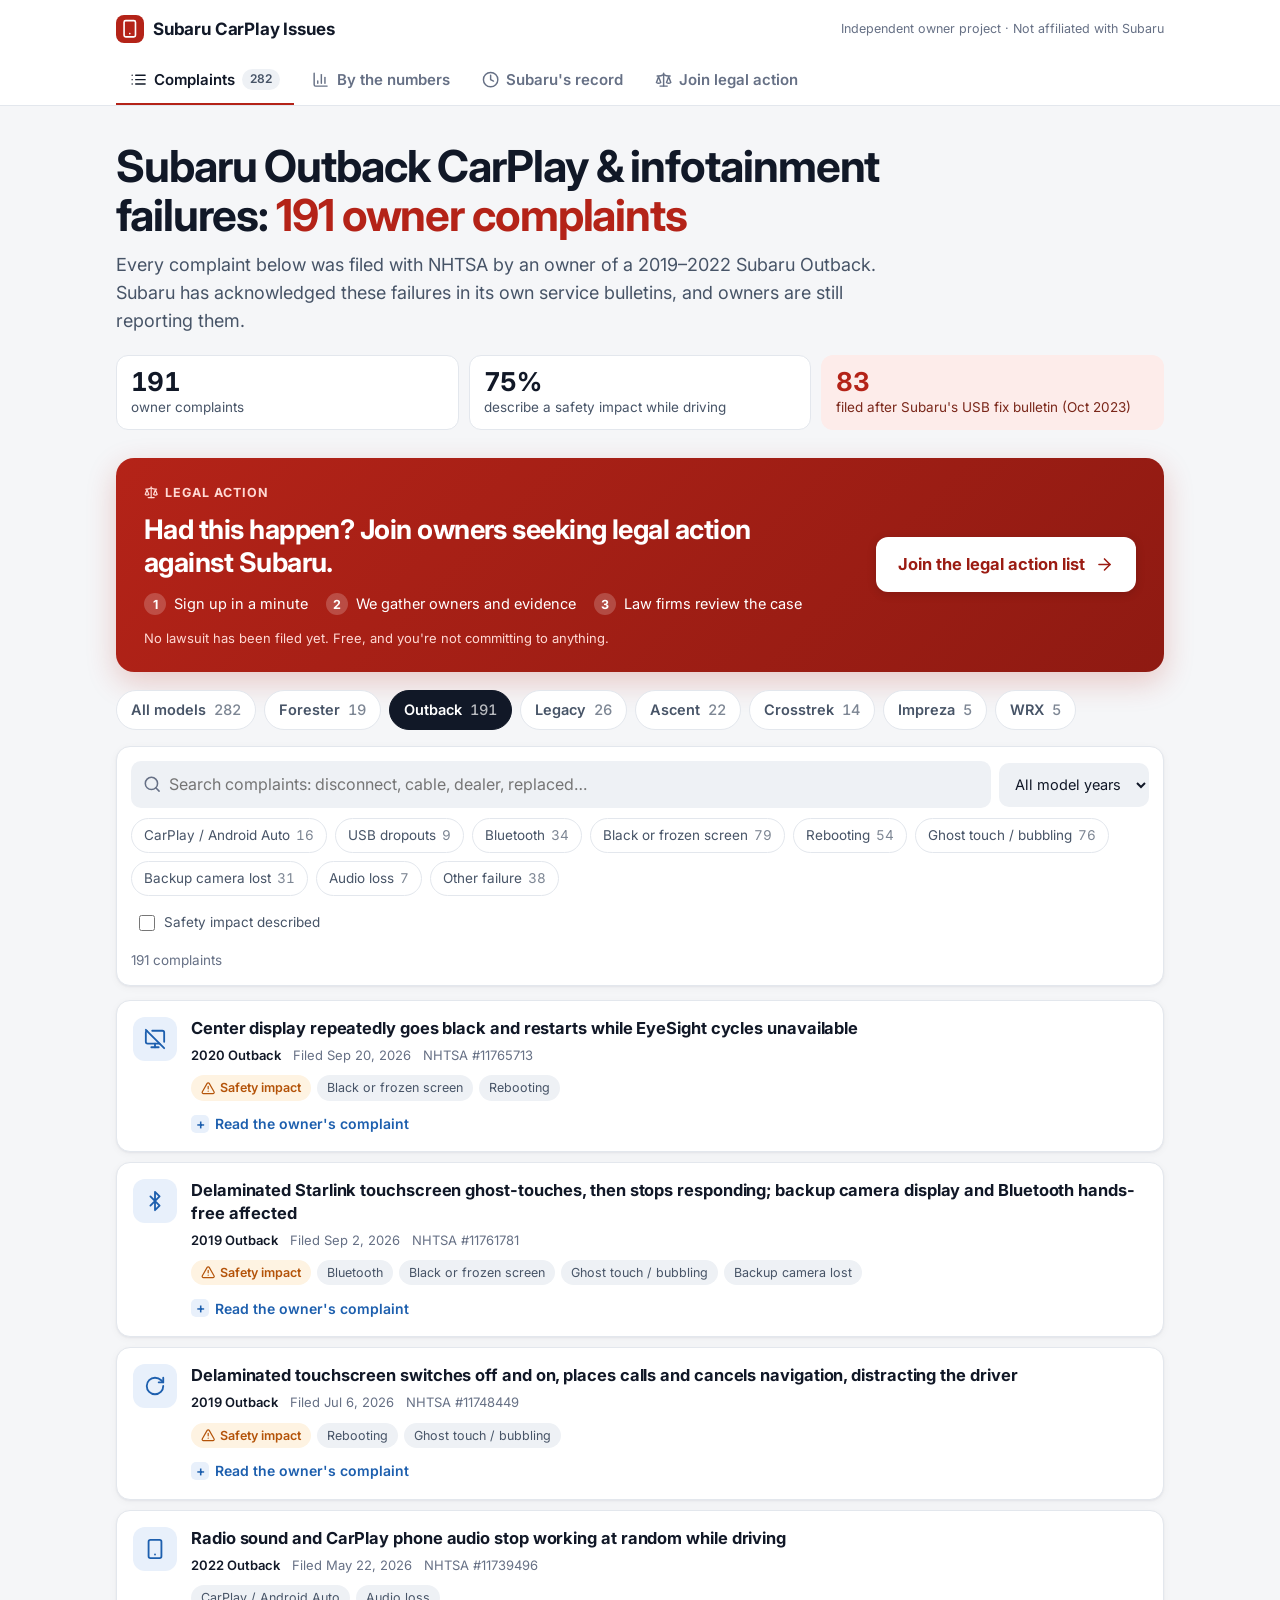
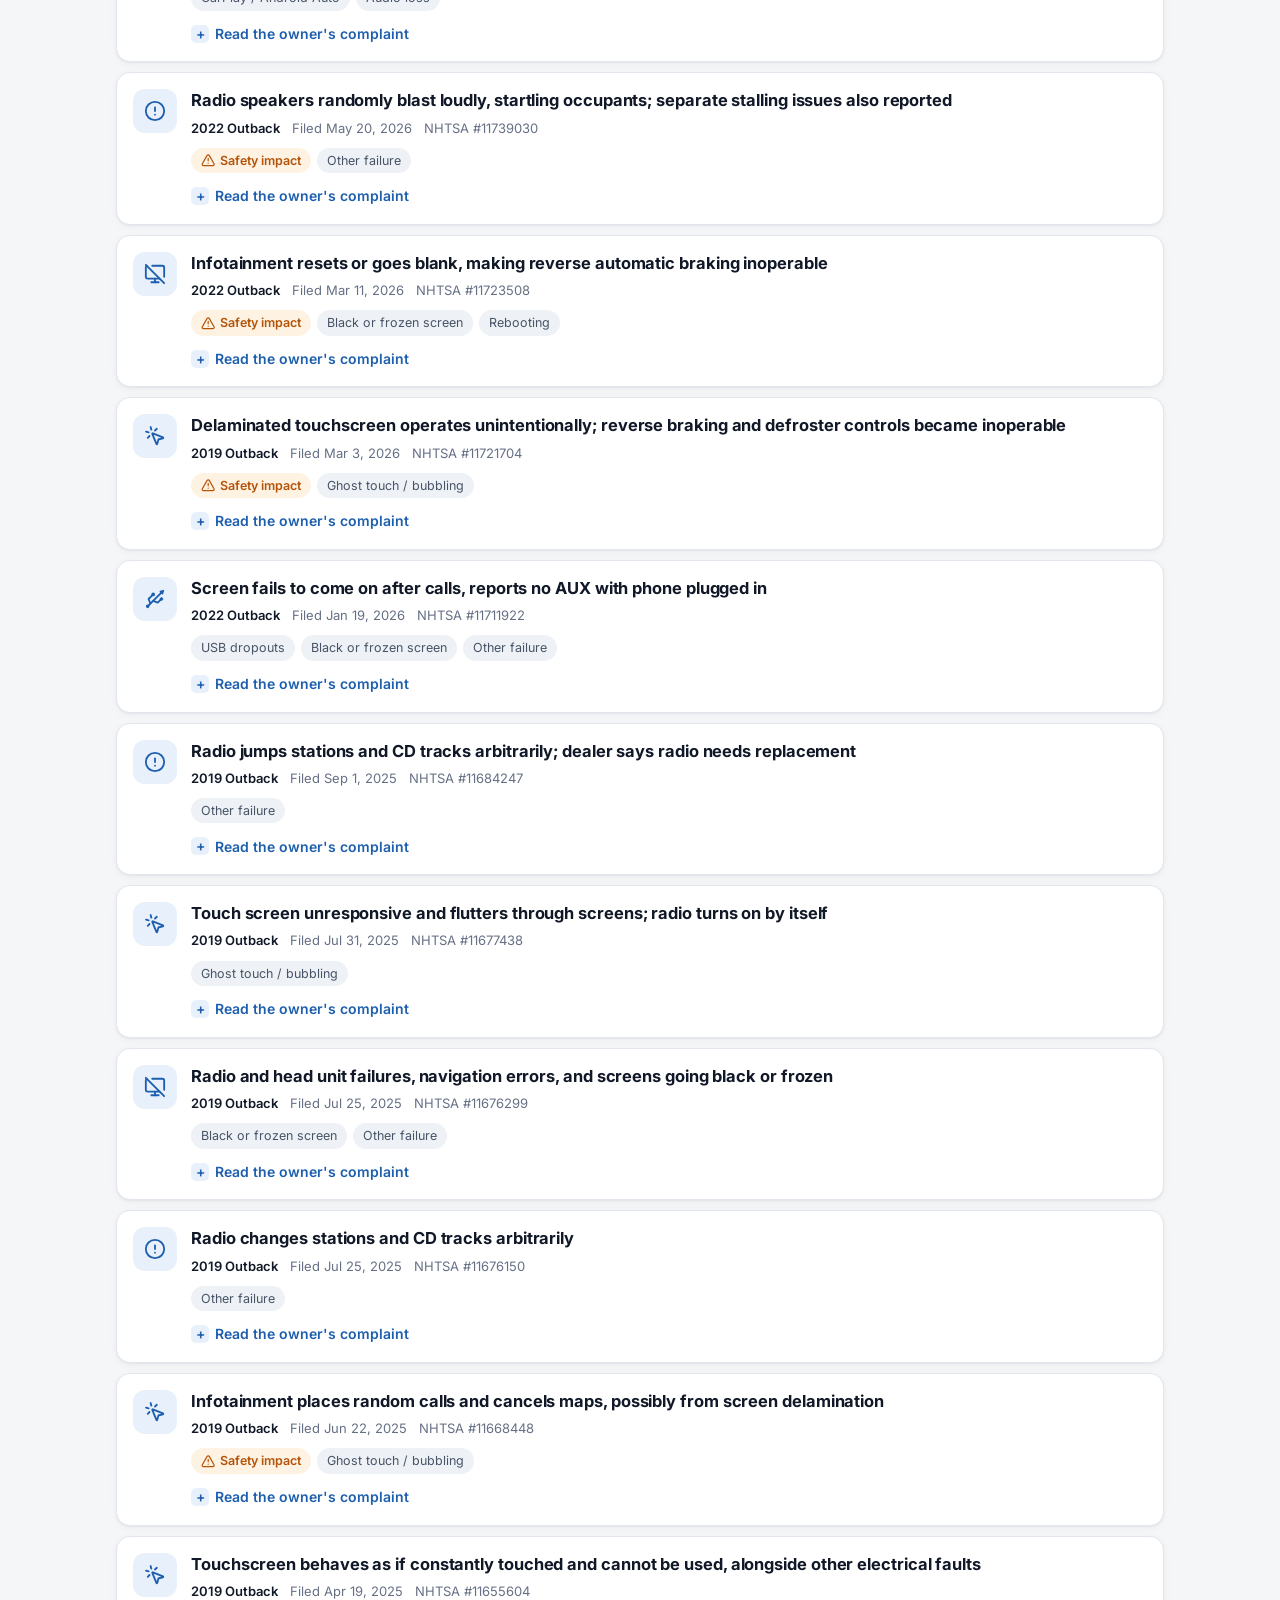
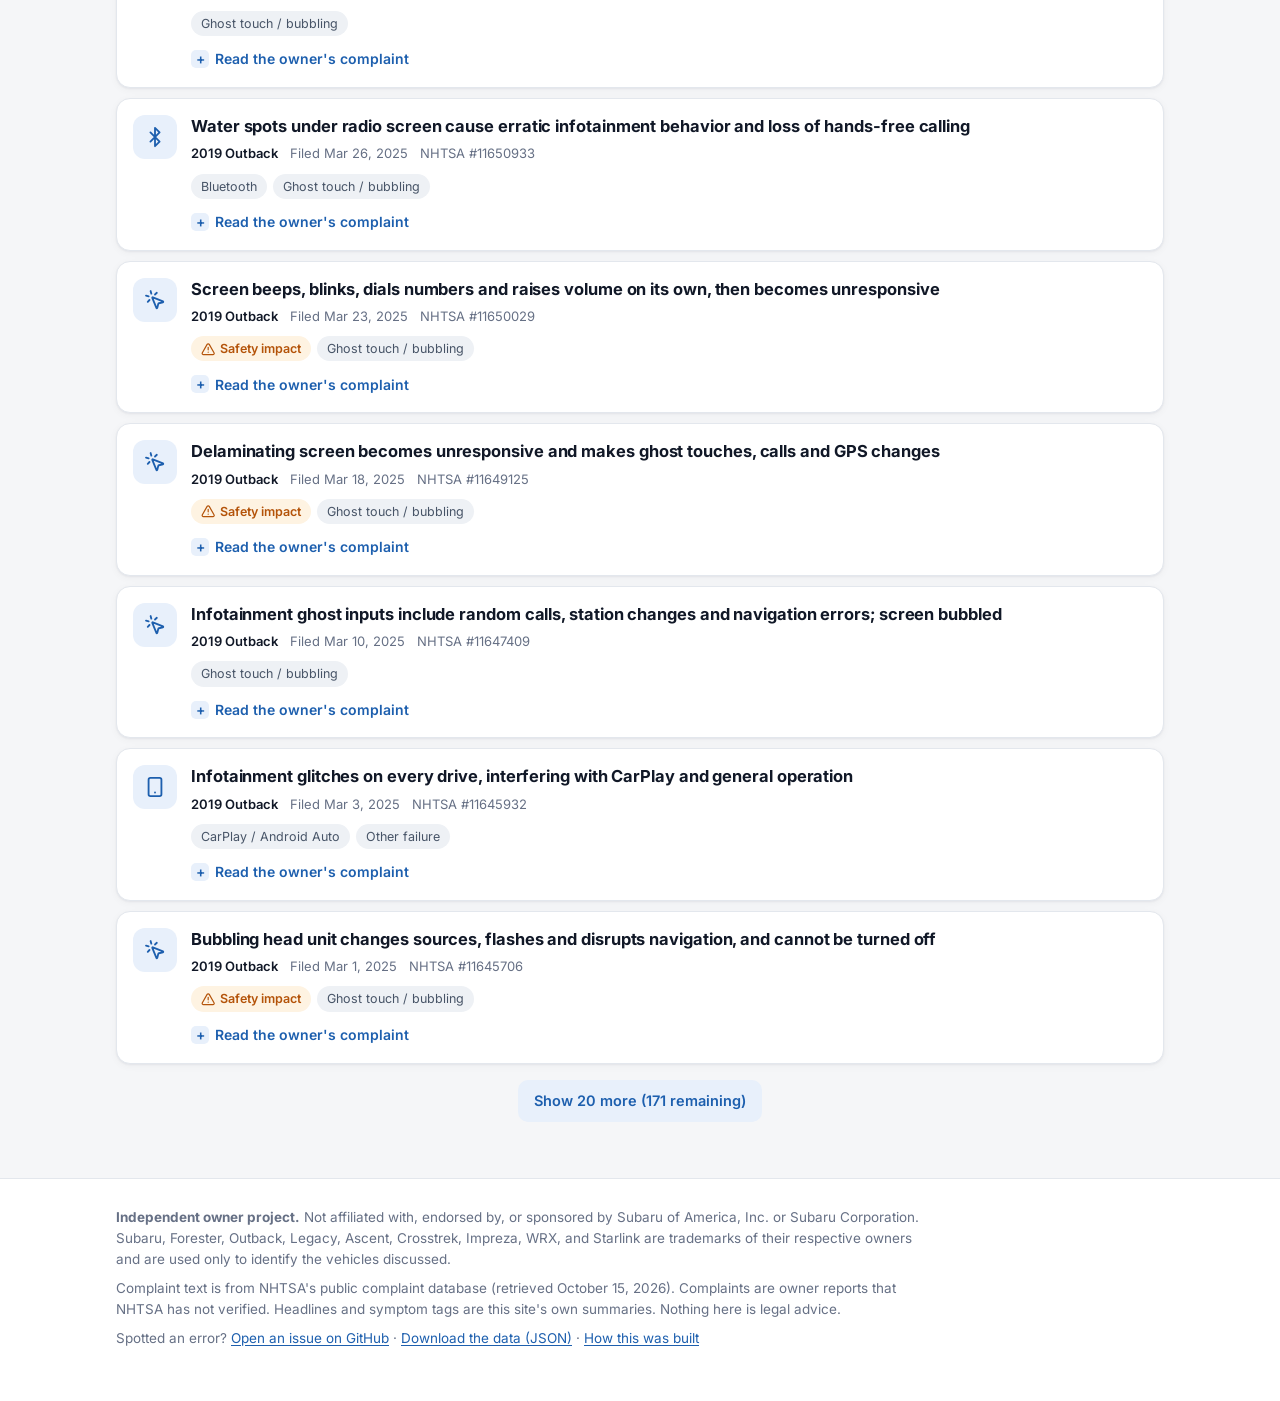
<file: outback/index.html>
<!doctype html>
<html lang="en">
<head>
<meta charset="utf-8">
<meta name="viewport" content="width=device-width, initial-scale=1">
<meta name="color-scheme" content="light">
<title>Subaru Outback CarPlay &amp; Infotainment Problems: 191 Owner Complaints (2019–2022)</title>
<meta name="description" content="191 NHTSA owner complaints about 2019–2022 Subaru Outback head unit failures: CarPlay/Android Auto disconnecting, USB dropouts, Bluetooth failures, black or rebooting screens.">
<link rel="canonical" href="https://greatergoodguy.github.io/subaru-carplay-issues/outback/">
<meta property="og:type" content="website">
<meta property="og:title" content="Subaru Outback CarPlay &amp; Infotainment Problems: 191 Owner Complaints (2019–2022)">
<meta property="og:description" content="191 NHTSA owner complaints about 2019–2022 Subaru Outback head unit failures: CarPlay/Android Auto disconnecting, USB dropouts, Bluetooth failures, black or rebooting screens.">
<meta property="og:url" content="https://greatergoodguy.github.io/subaru-carplay-issues/outback/">
<meta name="twitter:card" content="summary">
<link rel="preconnect" href="https://fonts.googleapis.com">
<link rel="preconnect" href="https://fonts.gstatic.com" crossorigin>
<link href="https://fonts.googleapis.com/css2?family=Inter:wght@400;500;600;700&display=swap" rel="stylesheet">
<link rel="stylesheet" href="../assets/style.css">
<link rel="icon" href="data:image/svg+xml,%3Csvg xmlns='http://www.w3.org/2000/svg' viewBox='0 0 24 24'%3E%3Crect width='24' height='24' rx='6' fill='%23b42318'/%3E%3Crect x='8' y='5' width='8' height='14' rx='1.5' fill='none' stroke='white' stroke-width='1.8'/%3E%3C/svg%3E">

</head>
<body>
<header class="site-head"><div class="wrap">
<div class="top"><a class="brand" href="../"><span class="dot"><svg class="i" viewBox="0 0 24 24" aria-hidden="true"><rect x="5" y="2" width="14" height="20" rx="2"/><path d="M12 18h.01"/></svg></span>Subaru CarPlay Issues</a>
<span class="note">Independent owner project · Not affiliated with Subaru</span></div>
<nav class="tabs" aria-label="Sections"><a href="../" aria-current="page"><svg class="i" viewBox="0 0 24 24" aria-hidden="true"><path d="M3 12h.01"/><path d="M3 18h.01"/><path d="M3 6h.01"/><path d="M8 12h13"/><path d="M8 18h13"/><path d="M8 6h13"/></svg>Complaints <span class="n">282</span></a><a href="../stats/"><svg class="i" viewBox="0 0 24 24" aria-hidden="true"><path d="M3 3v16a2 2 0 0 0 2 2h16"/><path d="M18 17V9"/><path d="M13 17V5"/><path d="M8 17v-3"/></svg>By the numbers</a><a href="../record/"><svg class="i" viewBox="0 0 24 24" aria-hidden="true"><circle cx="12" cy="12" r="10"/><path d="M12 6v6l4 2"/></svg>Subaru's record</a><a href="../join/"><svg class="i" viewBox="0 0 24 24" aria-hidden="true"><path d="m16 16 3-8 3 8c-.87.65-1.92 1-3 1s-2.13-.35-3-1Z"/><path d="m2 16 3-8 3 8c-.87.65-1.92 1-3 1s-2.13-.35-3-1Z"/><path d="M7 21h10"/><path d="M12 3v18"/><path d="M3 7h2c2 0 5-1 7-2 2 1 5 2 7 2h2"/></svg>Join legal action</a></nav>
</div></header>
<main>
<div class="wrap">
<section class="intro">
<h1>Subaru Outback CarPlay &amp; infotainment failures: <span class="hl">191 owner complaints</span></h1>
<p class="lede">Every complaint below was filed with NHTSA by an owner of a 2019–2022 Subaru Outback. Subaru has acknowledged these failures in its own service bulletins, and owners are still reporting them.</p>
<div class="facts">
<span class="fact"><b>191</b>owner complaints</span>
<span class="fact"><b>75%</b>describe a safety impact while driving</span>
<a class="fact alert" href="../record/"><b>83</b>filed after Subaru's USB fix bulletin (Oct 2023)</a>
</div>
</section>
<div class="cta-band">
<div class="cta-main">
<span class="cta-eyebrow"><svg class="i" viewBox="0 0 24 24" aria-hidden="true"><path d="m16 16 3-8 3 8c-.87.65-1.92 1-3 1s-2.13-.35-3-1Z"/><path d="m2 16 3-8 3 8c-.87.65-1.92 1-3 1s-2.13-.35-3-1Z"/><path d="M7 21h10"/><path d="M12 3v18"/><path d="M3 7h2c2 0 5-1 7-2 2 1 5 2 7 2h2"/></svg>Legal action</span>
<h2>Had this happen? Join owners seeking legal action against Subaru.</h2>
<ol class="cta-steps"><li><b>1</b>Sign up in a minute</li><li><b>2</b>We gather owners and evidence</li><li><b>3</b>Law firms review the case</li></ol>
<p class="cta-fine">No lawsuit has been filed yet. Free, and you're not committing to anything.</p>
</div>
<a class="cta-btn" href="../join/">Join the legal action list <svg class="i" viewBox="0 0 24 24" aria-hidden="true"><path d="M5 12h14"/><path d="m12 5 7 7-7 7"/></svg></a>
</div>
<nav class="modelnav" aria-label="Filter by model"><a href="../">All models <span class="n">282</span></a><a href="../forester/">Forester <span class="n">19</span></a><a href="../outback/" aria-current="page">Outback <span class="n">191</span></a><a href="../legacy/">Legacy <span class="n">26</span></a><a href="../ascent/">Ascent <span class="n">22</span></a><a href="../crosstrek/">Crosstrek <span class="n">14</span></a><a href="../impreza/">Impreza <span class="n">5</span></a><a href="../wrx/">WRX <span class="n">5</span></a></nav>
<div id="directory">
<div class="card toolbar" role="search">
<div class="row">
<label class="field"><svg class="i" viewBox="0 0 24 24" aria-hidden="true"><circle cx="11" cy="11" r="8"/><path d="m21 21-4.3-4.3"/></svg><span class="sr-only">Search complaints</span><input type="search" id="q" placeholder="Search complaints: disconnect, cable, dealer, replaced…"></label>
<select id="f-year" aria-label="Model year"><option value="">All model years</option><option value="2019">2019</option><option value="2020">2020</option><option value="2021">2021</option><option value="2022">2022</option></select>
</div>
<div class="row" aria-label="Filter by symptom"><button type="button" class="chip" data-tag="carplay" aria-pressed="false">CarPlay / Android Auto <span class="n">16</span></button><button type="button" class="chip" data-tag="usb" aria-pressed="false">USB dropouts <span class="n">9</span></button><button type="button" class="chip" data-tag="bluetooth" aria-pressed="false">Bluetooth <span class="n">34</span></button><button type="button" class="chip" data-tag="black-screen" aria-pressed="false">Black or frozen screen <span class="n">79</span></button><button type="button" class="chip" data-tag="rebooting" aria-pressed="false">Rebooting <span class="n">54</span></button><button type="button" class="chip" data-tag="ghost-touch" aria-pressed="false">Ghost touch / bubbling <span class="n">76</span></button><button type="button" class="chip" data-tag="backup-camera" aria-pressed="false">Backup camera lost <span class="n">31</span></button><button type="button" class="chip" data-tag="audio-loss" aria-pressed="false">Audio loss <span class="n">7</span></button><button type="button" class="chip" data-tag="other" aria-pressed="false">Other failure <span class="n">38</span></button></div>
<div class="row"><label class="toggle"><input type="checkbox" id="f-safety"> Safety impact described</label></div>
<div class="resultbar"><span id="count" aria-live="polite">191 complaints</span><button type="button" class="linkbtn" id="clear" hidden>Clear filters</button></div>
</div>
<div class="list" id="complaints">
<article class="card c" id="odi-11765713" data-model="outback" data-year="2020" data-tags="black-screen|rebooting" data-safety="1" data-after="1">
<span class="sym"><svg class="i" viewBox="0 0 24 24" aria-hidden="true"><path d="M17 17H4a2 2 0 0 1-2-2V5c0-1.5 1-2 1-2"/><path d="M22 15V5a2 2 0 0 0-2-2H9"/><path d="M8 21h8"/><path d="M12 17v4"/><path d="m2 2 20 20"/></svg></span>
<div>
<h3>Center display repeatedly goes black and restarts while EyeSight cycles unavailable</h3>
<div class="meta"><span class="veh">2020 Outback</span><span>Filed Sep 20, 2026</span><span>NHTSA #11765713</span></div>
<div class="tags"><span class="tag safety"><svg class="i" viewBox="0 0 24 24" aria-hidden="true"><path d="m21.73 18-8-14a2 2 0 0 0-3.48 0l-8 14A2 2 0 0 0 4 21h16a2 2 0 0 0 1.73-3"/><path d="M12 9v4"/><path d="M12 17h.01"/></svg>Safety impact</span><span class="tag">Black or frozen screen</span><span class="tag">Rebooting</span></div>
<details><summary>Read the owner's complaint</summary>
<blockquote>9/20/26 my 2020 Subaru Outback experienced repeated electrical failures followed by loss of power-steering assistance. The underlying failed component is unknown. The vehicle is parked and available for inspection. While driving, the vehicle intermittently lurched/jerked as the center display went completely black and restarted and EyeSight repeatedly became unavailable and returned. After stopping for fuel, I attempted to restart the vehicle. It initially started and then became completely electrically unresponsive: no response from the push-button start and no accessory power. Electrical power unexpectedly returned after I opened the driver&#x27;s door, and I was able to restart the vehicle. Later, while the engine was continuously running in a parking lot, the display repeatedly blacked out and restarted while EyeSight repeatedly became unavailable and returned. When I shifted into reverse, the vehicle began jerking and power-steering assistance failed. The steering wheel became extremely difficult to turn and jerked in my hands, preventing me from properly completing the reverse maneuver. I shut the vehicle off and restarted it, which temporarily restored steering. This unpredictable steering failure put me, my two children, and other road users at serious risk. After restarting, I had to travel 65 mph on a highway to get home. Had steering assistance failed again at highway speed, I could have lost lane control or been unable to avoid other vehicles or road users, potentially causing a serious or fatal crash. The vehicle has not yet been inspected for this incident. The repair facility has been notified and I intend to have it towed because I consider it unsafe to drive. Six weeks earlier, the facility inspected the battery, terminals and cables and marked them satisfactory. Prior warnings included EyeSight becoming unavailable, the display blacking out/restarting, and vehicle lurching. I observed no separate steering warning before steering assistance failed.</blockquote>
<p class="verify">Public record. Verify by searching #11765713 on <a href="https://www.nhtsa.gov/vehicle/2020/SUBARU/OUTBACK" rel="nofollow">NHTSA's 2020 Outback page</a>.</p>
</details>
</div>
</article>
<article class="card c" id="odi-11761781" data-model="outback" data-year="2019" data-tags="bluetooth|black-screen|ghost-touch|backup-camera" data-safety="1" data-after="1">
<span class="sym"><svg class="i" viewBox="0 0 24 24" aria-hidden="true"><path d="m7 7 10 10-5 5V2l5 5L7 17"/></svg></span>
<div>
<h3>Delaminated Starlink touchscreen ghost-touches, then stops responding; backup camera display and Bluetooth hands-free affected</h3>
<div class="meta"><span class="veh">2019 Outback</span><span>Filed Sep 2, 2026</span><span>NHTSA #11761781</span></div>
<div class="tags"><span class="tag safety"><svg class="i" viewBox="0 0 24 24" aria-hidden="true"><path d="m21.73 18-8-14a2 2 0 0 0-3.48 0l-8 14A2 2 0 0 0 4 21h16a2 2 0 0 0 1.73-3"/><path d="M12 9v4"/><path d="M12 17h.01"/></svg>Safety impact</span><span class="tag">Bluetooth</span><span class="tag">Black or frozen screen</span><span class="tag">Ghost touch / bubbling</span><span class="tag">Backup camera lost</span></div>
<details><summary>Read the owner's complaint</summary>
<blockquote>The Starlink infotainment touchscreen in my 2019 Subaru Outback Touring has progressively failed. Visible bubbles have formed under the glass, consistent with screen delamination. The screen registers phantom inputs on its own without being touched (&quot;ghost touch&quot;), changing settings, and interrupting functions while the vehicle is being driven. The touchscreen has now become completely unresponsive to actual touch input.  Because the head unit controls and displays the backup camera, this failure interferes with the rear visibility display when reversing, creating a safety concern. The ghost inputs also present a driver distraction while the vehicle is in motion.  I first documented this problem and presented the vehicle for service at a dealership in April 2025, maybe even prior, and I have dated video documentation showing the progression of the failure since then. The condition has worsened over time regardless of weather, though symptoms intensify with heat and sun exposure.  The failure also disables hands-free operation, including Bluetooth phone connectivity, voice commands, and navigation control. Functions designed to be operated hands-free while driving now cannot be used at all, which encourages manual phone handling for navigation and calls - defeating the vehicle&#x27;s built-in distraction-prevention systems.  I am aware this failure pattern (delamination, ghost touch, and unresponsiveness in Starlink units) is widely reported by other owners of 2019–2023 Subaru vehicles. No warning preceded the failure, and the vehicle has not resolved with restarts. Current mileage approximately 134,XXX. Failure began at approximately 60,XXX miles ~ November 2024.</blockquote>
<p class="verify">Public record. Verify by searching #11761781 on <a href="https://www.nhtsa.gov/vehicle/2019/SUBARU/OUTBACK" rel="nofollow">NHTSA's 2019 Outback page</a>.</p>
</details>
</div>
</article>
<article class="card c" id="odi-11748449" data-model="outback" data-year="2019" data-tags="rebooting|ghost-touch" data-safety="1" data-after="1">
<span class="sym"><svg class="i" viewBox="0 0 24 24" aria-hidden="true"><path d="M21 12a9 9 0 1 1-9-9c2.52 0 4.93 1 6.74 2.74L21 8"/><path d="M21 3v5h-5"/></svg></span>
<div>
<h3>Delaminated touchscreen switches off and on, places calls and cancels navigation, distracting the driver</h3>
<div class="meta"><span class="veh">2019 Outback</span><span>Filed Jul 6, 2026</span><span>NHTSA #11748449</span></div>
<div class="tags"><span class="tag safety"><svg class="i" viewBox="0 0 24 24" aria-hidden="true"><path d="m21.73 18-8-14a2 2 0 0 0-3.48 0l-8 14A2 2 0 0 0 4 21h16a2 2 0 0 0 1.73-3"/><path d="M12 9v4"/><path d="M12 17h.01"/></svg>Safety impact</span><span class="tag">Rebooting</span><span class="tag">Ghost touch / bubbling</span></div>
<details><summary>Read the owner's complaint</summary>
<blockquote>The touch screen monitor which controls the audio system, navigation, phone, and other car systems has delaminated. It turns on and off, makes phone calls, switches car systems like the audio, and turns off navigation. At best, it is a very annoying distraction. At worst, it is a safety issue when the screen is making emergency phone calls, canceling navigation, or turning on and off constantly and beeping and causing distraction to the driver. It is possible to turn the entire screen off, but it then randomly comes back on. A safety recall has been issued for 2018 but not 2019 Subaru Outbacks. I strongly urge you to consider a safety recall for the 2019 Subaru Outback as the very common screen delamination is widely known and causing issues for many Subaru drivers. The issue began in the summer of 2025 and has continued to be an issue, and is getting worse.</blockquote>
<p class="verify">Public record. Verify by searching #11748449 on <a href="https://www.nhtsa.gov/vehicle/2019/SUBARU/OUTBACK" rel="nofollow">NHTSA's 2019 Outback page</a>.</p>
</details>
</div>
</article>
<article class="card c" id="odi-11739496" data-model="outback" data-year="2022" data-tags="carplay|audio-loss" data-safety="0" data-after="1">
<span class="sym"><svg class="i" viewBox="0 0 24 24" aria-hidden="true"><rect x="5" y="2" width="14" height="20" rx="2"/><path d="M12 18h.01"/></svg></span>
<div>
<h3>Radio sound and CarPlay phone audio stop working at random while driving</h3>
<div class="meta"><span class="veh">2022 Outback</span><span>Filed May 22, 2026</span><span>NHTSA #11739496</span></div>
<div class="tags"><span class="tag">CarPlay / Android Auto</span><span class="tag">Audio loss</span></div>
<details><summary>Read the owner's complaint</summary>
<blockquote>while driving , simultaneously radio sound stops working randomly and  cell phone connected to car play sound stops working</blockquote>
<p class="verify">Public record. Verify by searching #11739496 on <a href="https://www.nhtsa.gov/vehicle/2022/SUBARU/OUTBACK" rel="nofollow">NHTSA's 2022 Outback page</a>.</p>
</details>
</div>
</article>
<article class="card c" id="odi-11739030" data-model="outback" data-year="2022" data-tags="other" data-safety="1" data-after="1">
<span class="sym"><svg class="i" viewBox="0 0 24 24" aria-hidden="true"><circle cx="12" cy="12" r="10"/><path d="M12 8v4"/><path d="M12 16h.01"/></svg></span>
<div>
<h3>Radio speakers randomly blast loudly, startling occupants; separate stalling issues also reported</h3>
<div class="meta"><span class="veh">2022 Outback</span><span>Filed May 20, 2026</span><span>NHTSA #11739030</span></div>
<div class="tags"><span class="tag safety"><svg class="i" viewBox="0 0 24 24" aria-hidden="true"><path d="m21.73 18-8-14a2 2 0 0 0-3.48 0l-8 14A2 2 0 0 0 4 21h16a2 2 0 0 0 1.73-3"/><path d="M12 9v4"/><path d="M12 17h.01"/></svg>Safety impact</span><span class="tag">Other failure</span></div>
<details><summary>Read the owner's complaint</summary>
<blockquote>After highway driving for 50 miles, stopped for a red light. Engine died but all lights stayed on. Sat 5 minutes with dead engine and when I tried again, the car started. Drove 1 mile to next light and it happened again. Went to Auto Zone (it was a Sunday and dealerships were closed) and they tested the battery which was 100%. Two days later, drove car for 10 minutes then parked for errand; 15 minutes later, car wouldn&#x27;t start. Let it sit for a minute and it started right up. This happened 8 months ago (engine died at stop light after having been driven 30+ miles) but Subaru dealership could find nothing wrong.  Also, radio speakers randomly will blast so loud it startles and distracts everyone in the car.</blockquote>
<p class="verify">Public record. Verify by searching #11739030 on <a href="https://www.nhtsa.gov/vehicle/2022/SUBARU/OUTBACK" rel="nofollow">NHTSA's 2022 Outback page</a>.</p>
</details>
</div>
</article>
<article class="card c" id="odi-11723508" data-model="outback" data-year="2022" data-tags="black-screen|rebooting" data-safety="1" data-after="1">
<span class="sym"><svg class="i" viewBox="0 0 24 24" aria-hidden="true"><path d="M17 17H4a2 2 0 0 1-2-2V5c0-1.5 1-2 1-2"/><path d="M22 15V5a2 2 0 0 0-2-2H9"/><path d="M8 21h8"/><path d="M12 17v4"/><path d="m2 2 20 20"/></svg></span>
<div>
<h3>Infotainment resets or goes blank, making reverse automatic braking inoperable</h3>
<div class="meta"><span class="veh">2022 Outback</span><span>Filed Mar 11, 2026</span><span>NHTSA #11723508</span></div>
<div class="tags"><span class="tag safety"><svg class="i" viewBox="0 0 24 24" aria-hidden="true"><path d="m21.73 18-8-14a2 2 0 0 0-3.48 0l-8 14A2 2 0 0 0 4 21h16a2 2 0 0 0 1.73-3"/><path d="M12 9v4"/><path d="M12 17h.01"/></svg>Safety impact</span><span class="tag">Black or frozen screen</span><span class="tag">Rebooting</span></div>
<details><summary>Read the owner's complaint</summary>
<blockquote>The contact owns a 2022 Subaru Outback. The contact stated after starting the vehicle and driving at an undisclosed speed, the infotainment system inadvertently reset or went blank, causing the Reverse Automatic Braking (RAB) System to become inoperable. The RAB System warning light was illuminated. The vehicle was not diagnosed or repaired by an independent mechanic or dealer. The manufacturer was made aware of the failure and informed the contact to take the vehicle to the dealer to be diagnosed. The failure mileage was approximately 45,000.</blockquote>
<p class="verify">Public record. Verify by searching #11723508 on <a href="https://www.nhtsa.gov/vehicle/2022/SUBARU/OUTBACK" rel="nofollow">NHTSA's 2022 Outback page</a>.</p>
</details>
</div>
</article>
<article class="card c" id="odi-11721704" data-model="outback" data-year="2019" data-tags="ghost-touch" data-safety="1" data-after="1">
<span class="sym"><svg class="i" viewBox="0 0 24 24" aria-hidden="true"><path d="M14 4.1 12 6"/><path d="m5.1 8-2.9-.8"/><path d="m6 12-1.9 2"/><path d="M7.2 2.2 8 5.1"/><path d="M9.04 9.69a.5.5 0 0 1 .65-.65l11 4.5a.5.5 0 0 1-.07.95l-4.35 1.04a1 1 0 0 0-.74.74l-1.04 4.35a.5.5 0 0 1-.95.07z"/></svg></span>
<div>
<h3>Delaminated touchscreen operates unintentionally; reverse braking and defroster controls became inoperable</h3>
<div class="meta"><span class="veh">2019 Outback</span><span>Filed Mar 3, 2026</span><span>NHTSA #11721704</span></div>
<div class="tags"><span class="tag safety"><svg class="i" viewBox="0 0 24 24" aria-hidden="true"><path d="m21.73 18-8-14a2 2 0 0 0-3.48 0l-8 14A2 2 0 0 0 4 21h16a2 2 0 0 0 1.73-3"/><path d="M12 9v4"/><path d="M12 17h.01"/></svg>Safety impact</span><span class="tag">Ghost touch / bubbling</span></div>
<details><summary>Read the owner's complaint</summary>
<blockquote>The contact owns a 2019 Subaru Outback. The contact stated that while driving at an undisclosed speed, the touch screen on the radio failed to properly operate. The screen was delaminated, causing unintended operation of the radio, distracting the driver. This failure caused the back over prevention to become inoperable, and the HVAC defroster options were inoperable. The touch screen and the functions were inoperable. The vehicle was taken to a dealer, where it was diagnosed with an electrical system failure. The vehicle was not repaired. The manufacturer was notified of the failure. The failure mileage was 119,000.</blockquote>
<p class="verify">Public record. Verify by searching #11721704 on <a href="https://www.nhtsa.gov/vehicle/2019/SUBARU/OUTBACK" rel="nofollow">NHTSA's 2019 Outback page</a>.</p>
</details>
</div>
</article>
<article class="card c" id="odi-11711922" data-model="outback" data-year="2022" data-tags="usb|black-screen|other" data-safety="0" data-after="1">
<span class="sym"><svg class="i" viewBox="0 0 24 24" aria-hidden="true"><circle cx="10" cy="7" r="1"/><circle cx="4" cy="20" r="1"/><path d="M4.7 19.3 19 5"/><path d="m21 3-3 1 2 2Z"/><path d="M9.26 7.68 5 12l2 5"/><path d="m10 14 5 2 3.5-3.5"/><path d="m18 12 1-1 1 1-1 1Z"/></svg></span>
<div>
<h3>Screen fails to come on after calls, reports no AUX with phone plugged in</h3>
<div class="meta"><span class="veh">2022 Outback</span><span>Filed Jan 19, 2026</span><span>NHTSA #11711922</span></div>
<div class="tags"><span class="tag">USB dropouts</span><span class="tag">Black or frozen screen</span><span class="tag">Other failure</span></div>
<details><summary>Read the owner's complaint</summary>
<blockquote>the screen will just not come on or cut out and not turn on after a call or text comes in. Sometimes it says no AUX detected even though a phone is plugged in. It will randomly stop maps and randomly connect to my maps. the sound will go from being very good to being just bad.</blockquote>
<p class="verify">Public record. Verify by searching #11711922 on <a href="https://www.nhtsa.gov/vehicle/2022/SUBARU/OUTBACK" rel="nofollow">NHTSA's 2022 Outback page</a>.</p>
</details>
</div>
</article>
<article class="card c" id="odi-11684247" data-model="outback" data-year="2019" data-tags="other" data-safety="0" data-after="1">
<span class="sym"><svg class="i" viewBox="0 0 24 24" aria-hidden="true"><circle cx="12" cy="12" r="10"/><path d="M12 8v4"/><path d="M12 16h.01"/></svg></span>
<div>
<h3>Radio jumps stations and CD tracks arbitrarily; dealer says radio needs replacement</h3>
<div class="meta"><span class="veh">2019 Outback</span><span>Filed Sep 1, 2025</span><span>NHTSA #11684247</span></div>
<div class="tags"><span class="tag">Other failure</span></div>
<details><summary>Read the owner's complaint</summary>
<blockquote>Good Morning. I am the victim of a lemon of a car, a 2019 Subaru Outback and no one, I mean no one wants to get involved with exposing this disgraceful uncaring car manufacturer. I am forwarding the 10, yes 10 issues with this dangerous piece of junk I am unfortunately driving putting our lives at risk!!  Please see the information below and my hope is that you will care enough to expose and help us get a resolution with this horrible company manufacturing rolling death traps.  Thank you  [XXX]   [XXX]   Listed below are the continuing problems with my 2019 Subaru Outback which was purchased new: 3 new batteries in a mileage span of 40,000 or 50,000 miles up to 80,000 miles. These replacements were done at no cost as a result of a class action lawsuit. A windshield settlement which only extends the warranty mileage and not an automatic replacement. Talk about a huge safety risk if this windshield just cracks or breaks, especially if on a major highway. A fuel pump settlement which only extends the warranty mileage and not an automatic replacement unless the fuel pump fails. Very unsafe in my opinion. What if the fuel pump fails while on a major highway. This puts us and our safety at serious risk if this fuel pump were to fail especially going at a high rate of speed. Engine burns a quart of oil, by the way at $11.00 per quart every 3,000 miles which is not normal, and in my opinion, is an engine problem. Replacement of an ECM or Engine Control Module. Received a letter about the VCT or variable control transmission, more ridiculous problems going on. A broken right front axle replaced and then that same axle which was replaced by an incompetent mechanic, the axle seal on the replaced axle started leaking and I was charged $100 for that incompetence. Just this past week, the car was in for a radio issue with radio stations and the cd arbitrarily jumping around only to find out the radio needs to be replaced. While on my way to the dealership my tire press INFORMATION REDACTED PURSUANT TO THE FREEDOM OF INFORMATION ACT (FOIA), 5 U.S.C. 552(B)(6)</blockquote>
<p class="verify">Public record. Verify by searching #11684247 on <a href="https://www.nhtsa.gov/vehicle/2019/SUBARU/OUTBACK" rel="nofollow">NHTSA's 2019 Outback page</a>.</p>
</details>
</div>
</article>
<article class="card c" id="odi-11677438" data-model="outback" data-year="2019" data-tags="ghost-touch" data-safety="0" data-after="1">
<span class="sym"><svg class="i" viewBox="0 0 24 24" aria-hidden="true"><path d="M14 4.1 12 6"/><path d="m5.1 8-2.9-.8"/><path d="m6 12-1.9 2"/><path d="M7.2 2.2 8 5.1"/><path d="M9.04 9.69a.5.5 0 0 1 .65-.65l11 4.5a.5.5 0 0 1-.07.95l-4.35 1.04a1 1 0 0 0-.74.74l-1.04 4.35a.5.5 0 0 1-.95.07z"/></svg></span>
<div>
<h3>Touch screen unresponsive and flutters through screens; radio turns on by itself</h3>
<div class="meta"><span class="veh">2019 Outback</span><span>Filed Jul 31, 2025</span><span>NHTSA #11677438</span></div>
<div class="tags"><span class="tag">Ghost touch / bubbling</span></div>
<details><summary>Read the owner's complaint</summary>
<blockquote>&quot;Parasitic&quot; draw.  Battery replaced, less than year old, almost daily need to &quot;jump&quot; vehicle to start.  Always have to have booster pack.  Multiple mechanics trips. Dash screen touch option does not work, have videos of the screen randomly &quot;fluttering&quot; through various screens and or radio stations. Leave the radio off, will randomly come on, on its own.</blockquote>
<p class="verify">Public record. Verify by searching #11677438 on <a href="https://www.nhtsa.gov/vehicle/2019/SUBARU/OUTBACK" rel="nofollow">NHTSA's 2019 Outback page</a>.</p>
</details>
</div>
</article>
<article class="card c" id="odi-11676299" data-model="outback" data-year="2019" data-tags="black-screen|other" data-safety="0" data-after="1">
<span class="sym"><svg class="i" viewBox="0 0 24 24" aria-hidden="true"><path d="M17 17H4a2 2 0 0 1-2-2V5c0-1.5 1-2 1-2"/><path d="M22 15V5a2 2 0 0 0-2-2H9"/><path d="M8 21h8"/><path d="M12 17v4"/><path d="m2 2 20 20"/></svg></span>
<div>
<h3>Radio and head unit failures, navigation errors, and screens going black or frozen</h3>
<div class="meta"><span class="veh">2019 Outback</span><span>Filed Jul 25, 2025</span><span>NHTSA #11676299</span></div>
<div class="tags"><span class="tag">Black or frozen screen</span><span class="tag">Other failure</span></div>
<details><summary>Read the owner's complaint</summary>
<blockquote>Failures of the radio Failures of the main head unit Nagivation errors and failures Display screens that go black, frozen</blockquote>
<p class="verify">Public record. Verify by searching #11676299 on <a href="https://www.nhtsa.gov/vehicle/2019/SUBARU/OUTBACK" rel="nofollow">NHTSA's 2019 Outback page</a>.</p>
</details>
</div>
</article>
<article class="card c" id="odi-11676150" data-model="outback" data-year="2019" data-tags="other" data-safety="0" data-after="1">
<span class="sym"><svg class="i" viewBox="0 0 24 24" aria-hidden="true"><circle cx="12" cy="12" r="10"/><path d="M12 8v4"/><path d="M12 16h.01"/></svg></span>
<div>
<h3>Radio changes stations and CD tracks arbitrarily</h3>
<div class="meta"><span class="veh">2019 Outback</span><span>Filed Jul 25, 2025</span><span>NHTSA #11676150</span></div>
<div class="tags"><span class="tag">Other failure</span></div>
<details><summary>Read the owner's complaint</summary>
<blockquote>My name is [XXX] [XXX] Phone Number: [XXX]  My complaint is with Subaru of America, 1 Subaru Drive, Camden, NJ 08103 Phone Number: 800-782-2783   I would like the Pennsylvania State Attorney General’s Office to become involved with the two lemons/pieces of junk my wife and I have been sold. My Subaru is a 2019 Outback and my wife’s Subaru is a 2020 Forester.  My ongoing problems with my 2019 Subaru Outback are as follows and in my opinion, I am driving a very unsafe car putting our lives at risk:  3 batteries prior to 80,000 miles resulting from a class action lawsuit filed against Subaru.  Replacement of the ECM or Engine Control Module.  Burns a quart of oil at the price of $11.00 per quart every 3,000 miles, that’s an engine problem.  Right front axle broke and had to be replaced.    After replacement of the right front axle, the right front axle seal, which is the axle replaced started to leak and I was charged to replace the axle seal due to a mechanics incompetence.  I received a card from Subaru stating a windshield issue.  Received another card regarding a fuel pump issue.  A letter received this past week from an apparent CVT or continuously variable transmission issue.  Now my radio stations jump around arbitrarily changing stations, tracks on my CD, and my hatch doesn’t open, but gets stuck shortly upon opening.  This car is a lemon, a piece of junk and very unsafe. How many more problems are unknown to us and when will any of them occur while we are driving putting our lives in danger.   If Subaru had any ethics character integrity or business morality they would have replaced this piece of junk. They are a horrible company to work with   INFORMATION REDACTED PURSUANT TO THE FREEDOM OF INFORMATION ACT (FOIA), 5 U.S.C. 552(B)(6)</blockquote>
<p class="verify">Public record. Verify by searching #11676150 on <a href="https://www.nhtsa.gov/vehicle/2019/SUBARU/OUTBACK" rel="nofollow">NHTSA's 2019 Outback page</a>.</p>
</details>
</div>
</article>
<article class="card c" id="odi-11668448" data-model="outback" data-year="2019" data-tags="ghost-touch" data-safety="1" data-after="1">
<span class="sym"><svg class="i" viewBox="0 0 24 24" aria-hidden="true"><path d="M14 4.1 12 6"/><path d="m5.1 8-2.9-.8"/><path d="m6 12-1.9 2"/><path d="M7.2 2.2 8 5.1"/><path d="M9.04 9.69a.5.5 0 0 1 .65-.65l11 4.5a.5.5 0 0 1-.07.95l-4.35 1.04a1 1 0 0 0-.74.74l-1.04 4.35a.5.5 0 0 1-.95.07z"/></svg></span>
<div>
<h3>Infotainment places random calls and cancels maps, possibly from screen delamination</h3>
<div class="meta"><span class="veh">2019 Outback</span><span>Filed Jun 22, 2025</span><span>NHTSA #11668448</span></div>
<div class="tags"><span class="tag safety"><svg class="i" viewBox="0 0 24 24" aria-hidden="true"><path d="m21.73 18-8-14a2 2 0 0 0-3.48 0l-8 14A2 2 0 0 0 4 21h16a2 2 0 0 0 1.73-3"/><path d="M12 9v4"/><path d="M12 17h.01"/></svg>Safety impact</span><span class="tag">Ghost touch / bubbling</span></div>
<details><summary>Read the owner's complaint</summary>
<blockquote>My Infotainment system randomly places phone calls, changes or cancels maps, and otherwise takes random actions that create distractions that makes for unsafe driving. It appears that the screen may be delaminating in multiple spots which would cause the above problems.</blockquote>
<p class="verify">Public record. Verify by searching #11668448 on <a href="https://www.nhtsa.gov/vehicle/2019/SUBARU/OUTBACK" rel="nofollow">NHTSA's 2019 Outback page</a>.</p>
</details>
</div>
</article>
<article class="card c" id="odi-11655604" data-model="outback" data-year="2019" data-tags="ghost-touch" data-safety="0" data-after="1">
<span class="sym"><svg class="i" viewBox="0 0 24 24" aria-hidden="true"><path d="M14 4.1 12 6"/><path d="m5.1 8-2.9-.8"/><path d="m6 12-1.9 2"/><path d="M7.2 2.2 8 5.1"/><path d="M9.04 9.69a.5.5 0 0 1 .65-.65l11 4.5a.5.5 0 0 1-.07.95l-4.35 1.04a1 1 0 0 0-.74.74l-1.04 4.35a.5.5 0 0 1-.95.07z"/></svg></span>
<div>
<h3>Touchscreen behaves as if constantly touched and cannot be used, alongside other electrical faults</h3>
<div class="meta"><span class="veh">2019 Outback</span><span>Filed Apr 19, 2025</span><span>NHTSA #11655604</span></div>
<div class="tags"><span class="tag">Ghost touch / bubbling</span></div>
<details><summary>Read the owner's complaint</summary>
<blockquote>Car will lane correct when it&#x27;s not needed. And all warning lights will come on in car when it&#x27;s very hot. Cannot access touchscreen - because it constantly glitches as if it&#x27;s being touched passenger side window continues to roll up and down when you click auto control on window and will not stop. I am afraid to drive because of these Electrical issues.</blockquote>
<p class="verify">Public record. Verify by searching #11655604 on <a href="https://www.nhtsa.gov/vehicle/2019/SUBARU/OUTBACK" rel="nofollow">NHTSA's 2019 Outback page</a>.</p>
</details>
</div>
</article>
<article class="card c" id="odi-11650933" data-model="outback" data-year="2019" data-tags="bluetooth|ghost-touch" data-safety="0" data-after="1">
<span class="sym"><svg class="i" viewBox="0 0 24 24" aria-hidden="true"><path d="m7 7 10 10-5 5V2l5 5L7 17"/></svg></span>
<div>
<h3>Water spots under radio screen cause erratic infotainment behavior and loss of hands-free calling</h3>
<div class="meta"><span class="veh">2019 Outback</span><span>Filed Mar 26, 2025</span><span>NHTSA #11650933</span></div>
<div class="tags"><span class="tag">Bluetooth</span><span class="tag">Ghost touch / bubbling</span></div>
<details><summary>Read the owner's complaint</summary>
<blockquote>The Radio has what looks like water spots under the screen, this causes the infotainment system to go crazy, no hands free and I’m afraid it won’t show the backup screen while it is like this.</blockquote>
<p class="verify">Public record. Verify by searching #11650933 on <a href="https://www.nhtsa.gov/vehicle/2019/SUBARU/OUTBACK" rel="nofollow">NHTSA's 2019 Outback page</a>.</p>
</details>
</div>
</article>
<article class="card c" id="odi-11650029" data-model="outback" data-year="2019" data-tags="ghost-touch" data-safety="1" data-after="1">
<span class="sym"><svg class="i" viewBox="0 0 24 24" aria-hidden="true"><path d="M14 4.1 12 6"/><path d="m5.1 8-2.9-.8"/><path d="m6 12-1.9 2"/><path d="M7.2 2.2 8 5.1"/><path d="M9.04 9.69a.5.5 0 0 1 .65-.65l11 4.5a.5.5 0 0 1-.07.95l-4.35 1.04a1 1 0 0 0-.74.74l-1.04 4.35a.5.5 0 0 1-.95.07z"/></svg></span>
<div>
<h3>Screen beeps, blinks, dials numbers and raises volume on its own, then becomes unresponsive</h3>
<div class="meta"><span class="veh">2019 Outback</span><span>Filed Mar 23, 2025</span><span>NHTSA #11650029</span></div>
<div class="tags"><span class="tag safety"><svg class="i" viewBox="0 0 24 24" aria-hidden="true"><path d="m21.73 18-8-14a2 2 0 0 0-3.48 0l-8 14A2 2 0 0 0 4 21h16a2 2 0 0 0 1.73-3"/><path d="M12 9v4"/><path d="M12 17h.01"/></svg>Safety impact</span><span class="tag">Ghost touch / bubbling</span></div>
<details><summary>Read the owner's complaint</summary>
<blockquote>Car screen is malfunctioning. Starts doing own things and can cause huge distraction to the driver. Beeping noise, blinking, calling and dialing phone numbers, raising volume. Becomes unresponsive and impossible to operate.</blockquote>
<p class="verify">Public record. Verify by searching #11650029 on <a href="https://www.nhtsa.gov/vehicle/2019/SUBARU/OUTBACK" rel="nofollow">NHTSA's 2019 Outback page</a>.</p>
</details>
</div>
</article>
<article class="card c" id="odi-11649125" data-model="outback" data-year="2019" data-tags="ghost-touch" data-safety="1" data-after="1">
<span class="sym"><svg class="i" viewBox="0 0 24 24" aria-hidden="true"><path d="M14 4.1 12 6"/><path d="m5.1 8-2.9-.8"/><path d="m6 12-1.9 2"/><path d="M7.2 2.2 8 5.1"/><path d="M9.04 9.69a.5.5 0 0 1 .65-.65l11 4.5a.5.5 0 0 1-.07.95l-4.35 1.04a1 1 0 0 0-.74.74l-1.04 4.35a.5.5 0 0 1-.95.07z"/></svg></span>
<div>
<h3>Delaminating screen becomes unresponsive and makes ghost touches, calls and GPS changes</h3>
<div class="meta"><span class="veh">2019 Outback</span><span>Filed Mar 18, 2025</span><span>NHTSA #11649125</span></div>
<div class="tags"><span class="tag safety"><svg class="i" viewBox="0 0 24 24" aria-hidden="true"><path d="m21.73 18-8-14a2 2 0 0 0-3.48 0l-8 14A2 2 0 0 0 4 21h16a2 2 0 0 0 1.73-3"/><path d="M12 9v4"/><path d="M12 17h.01"/></svg>Safety impact</span><span class="tag">Ghost touch / bubbling</span></div>
<details><summary>Read the owner's complaint</summary>
<blockquote>Screen is delaminating.  Becoming unresponsive at times.  Making ghost touches, phone calls, opening apps, messing with GPS.  Seems unsafe when it could be going haywire and especially using GPS trying to navigate traffic.</blockquote>
<p class="verify">Public record. Verify by searching #11649125 on <a href="https://www.nhtsa.gov/vehicle/2019/SUBARU/OUTBACK" rel="nofollow">NHTSA's 2019 Outback page</a>.</p>
</details>
</div>
</article>
<article class="card c" id="odi-11647409" data-model="outback" data-year="2019" data-tags="ghost-touch" data-safety="0" data-after="1">
<span class="sym"><svg class="i" viewBox="0 0 24 24" aria-hidden="true"><path d="M14 4.1 12 6"/><path d="m5.1 8-2.9-.8"/><path d="m6 12-1.9 2"/><path d="M7.2 2.2 8 5.1"/><path d="M9.04 9.69a.5.5 0 0 1 .65-.65l11 4.5a.5.5 0 0 1-.07.95l-4.35 1.04a1 1 0 0 0-.74.74l-1.04 4.35a.5.5 0 0 1-.95.07z"/></svg></span>
<div>
<h3>Infotainment ghost inputs include random calls, station changes and navigation errors; screen bubbled</h3>
<div class="meta"><span class="veh">2019 Outback</span><span>Filed Mar 10, 2025</span><span>NHTSA #11647409</span></div>
<div class="tags"><span class="tag">Ghost touch / bubbling</span></div>
<details><summary>Read the owner's complaint</summary>
<blockquote>The infotainment center not working.  It makes ghost options.  Examples: calls people arbitrarily.  Changes radio stations out of the blue.  Maps goes nuts when try to use navigation.  Screen has bubbles.  SOA has only offered to front 1/2 the cost of the fix when even the dealership advised this is a defect/ known issue.  I probably haven’t even listed all the issues but it makes the radio/navigation/ starlink service unusable at this point unless I pay out to fix with no real assurance this will not occur again</blockquote>
<p class="verify">Public record. Verify by searching #11647409 on <a href="https://www.nhtsa.gov/vehicle/2019/SUBARU/OUTBACK" rel="nofollow">NHTSA's 2019 Outback page</a>.</p>
</details>
</div>
</article>
<article class="card c" id="odi-11645932" data-model="outback" data-year="2019" data-tags="carplay|other" data-safety="0" data-after="1">
<span class="sym"><svg class="i" viewBox="0 0 24 24" aria-hidden="true"><rect x="5" y="2" width="14" height="20" rx="2"/><path d="M12 18h.01"/></svg></span>
<div>
<h3>Infotainment glitches on every drive, interfering with CarPlay and general operation</h3>
<div class="meta"><span class="veh">2019 Outback</span><span>Filed Mar 3, 2025</span><span>NHTSA #11645932</span></div>
<div class="tags"><span class="tag">CarPlay / Android Auto</span><span class="tag">Other failure</span></div>
<details><summary>Read the owner's complaint</summary>
<blockquote>The Infotainment system has been glitching repeatedly with each drive I take; I am unable to operate any functions. This interferes with CarPlay. I reported this to the dealership and they informed me I would get a notice of recall in the mail. That was almost 2 months ago.</blockquote>
<p class="verify">Public record. Verify by searching #11645932 on <a href="https://www.nhtsa.gov/vehicle/2019/SUBARU/OUTBACK" rel="nofollow">NHTSA's 2019 Outback page</a>.</p>
</details>
</div>
</article>
<article class="card c" id="odi-11645706" data-model="outback" data-year="2019" data-tags="ghost-touch" data-safety="1" data-after="1">
<span class="sym"><svg class="i" viewBox="0 0 24 24" aria-hidden="true"><path d="M14 4.1 12 6"/><path d="m5.1 8-2.9-.8"/><path d="m6 12-1.9 2"/><path d="M7.2 2.2 8 5.1"/><path d="M9.04 9.69a.5.5 0 0 1 .65-.65l11 4.5a.5.5 0 0 1-.07.95l-4.35 1.04a1 1 0 0 0-.74.74l-1.04 4.35a.5.5 0 0 1-.95.07z"/></svg></span>
<div>
<h3>Bubbling head unit changes sources, flashes and disrupts navigation, and cannot be turned off</h3>
<div class="meta"><span class="veh">2019 Outback</span><span>Filed Mar 1, 2025</span><span>NHTSA #11645706</span></div>
<div class="tags"><span class="tag safety"><svg class="i" viewBox="0 0 24 24" aria-hidden="true"><path d="m21.73 18-8-14a2 2 0 0 0-3.48 0l-8 14A2 2 0 0 0 4 21h16a2 2 0 0 0 1.73-3"/><path d="M12 9v4"/><path d="M12 17h.01"/></svg>Safety impact</span><span class="tag">Ghost touch / bubbling</span></div>
<details><summary>Read the owner's complaint</summary>
<blockquote>The head unit on the vehicle has an issue where it bubbles and it’s causing the touch screen to spaz out, change sources, etc creating a terribly distracting driving experience and you are unable to turn it of. The screen flashes, the radio changes stations, it messes with the navigation rendering it useless, etc. it’s a known issue and Subaru settled a class an action lawsuit related to it for 2018 models but has not issued recalls to for any year models. They should fix the issue on all models. It has been going on for months.</blockquote>
<p class="verify">Public record. Verify by searching #11645706 on <a href="https://www.nhtsa.gov/vehicle/2019/SUBARU/OUTBACK" rel="nofollow">NHTSA's 2019 Outback page</a>.</p>
</details>
</div>
</article>
<article class="card c" id="odi-11643529" data-model="outback" data-year="2019" data-tags="ghost-touch" data-safety="1" data-after="1">
<span class="sym"><svg class="i" viewBox="0 0 24 24" aria-hidden="true"><path d="M14 4.1 12 6"/><path d="m5.1 8-2.9-.8"/><path d="m6 12-1.9 2"/><path d="M7.2 2.2 8 5.1"/><path d="M9.04 9.69a.5.5 0 0 1 .65-.65l11 4.5a.5.5 0 0 1-.07.95l-4.35 1.04a1 1 0 0 0-.74.74l-1.04 4.35a.5.5 0 0 1-.95.07z"/></svg></span>
<div>
<h3>Screen develops spots and phantom touches, blocking a low-fuel prompt and map use</h3>
<div class="meta"><span class="veh">2019 Outback</span><span>Filed Feb 18, 2025</span><span>NHTSA #11643529</span></div>
<div class="tags"><span class="tag safety"><svg class="i" viewBox="0 0 24 24" aria-hidden="true"><path d="m21.73 18-8-14a2 2 0 0 0-3.48 0l-8 14A2 2 0 0 0 4 21h16a2 2 0 0 0 1.73-3"/><path d="M12 9v4"/><path d="M12 17h.01"/></svg>Safety impact</span><span class="tag">Ghost touch / bubbling</span></div>
<details><summary>Read the owner's complaint</summary>
<blockquote>the center console screen begins developing subsurface oil spots at 100,000 miles. these cause glare, inhibiting visibility, and phantom touches, inhibiting use of the system. this loss of ability to control the primary information system in the vehicle produces safety issues in distractions to the driver and inability to access vehicle information such as the map. I recently had a low fuel warning come on while traveling, which takes over the whole screen; because the screen was causing phantom touches, i could not dismiss it and continue using the map to navigate to a gas station. i risked being lost in winter in deep rural wisconsin, as my phone didn’t have signal and my car was my only local map  this is a well known issue on Subaru owner fora, and the company refuses to recall or even warrantee the problem since it happens just after the 5y/100k mile turnover. mine began a month ago, at mile 101,086.</blockquote>
<p class="verify">Public record. Verify by searching #11643529 on <a href="https://www.nhtsa.gov/vehicle/2019/SUBARU/OUTBACK" rel="nofollow">NHTSA's 2019 Outback page</a>.</p>
</details>
</div>
</article>
<article class="card c" id="odi-11640242" data-model="outback" data-year="2019" data-tags="bluetooth|ghost-touch" data-safety="1" data-after="1">
<span class="sym"><svg class="i" viewBox="0 0 24 24" aria-hidden="true"><path d="m7 7 10 10-5 5V2l5 5L7 17"/></svg></span>
<div>
<h3>Screen presses random buttons, hangs up calls, cycles Bluetooth connections, ignores touch</h3>
<div class="meta"><span class="veh">2019 Outback</span><span>Filed Feb 2, 2025</span><span>NHTSA #11640242</span></div>
<div class="tags"><span class="tag safety"><svg class="i" viewBox="0 0 24 24" aria-hidden="true"><path d="m21.73 18-8-14a2 2 0 0 0-3.48 0l-8 14A2 2 0 0 0 4 21h16a2 2 0 0 0 1.73-3"/><path d="M12 9v4"/><path d="M12 17h.01"/></svg>Safety impact</span><span class="tag">Bluetooth</span><span class="tag">Ghost touch / bubbling</span></div>
<details><summary>Read the owner's complaint</summary>
<blockquote>This is a recurring issue that has started significantly impacting my infotainment system. The screen malfunctions by pressing random buttons, hanging up calls, changing the radio station, and repeatedly attempting to connect and disconnect Bluetooth. When this happens, there&#x27;s nothing I can do to stop it because the screen is entirely unresponsive to my touch. It&#x27;s not only frustrating but also dangerous and very distracting while driving.</blockquote>
<p class="verify">Public record. Verify by searching #11640242 on <a href="https://www.nhtsa.gov/vehicle/2019/SUBARU/OUTBACK" rel="nofollow">NHTSA's 2019 Outback page</a>.</p>
</details>
</div>
</article>
<article class="card c" id="odi-11639135" data-model="outback" data-year="2019" data-tags="rebooting|ghost-touch" data-safety="0" data-after="1">
<span class="sym"><svg class="i" viewBox="0 0 24 24" aria-hidden="true"><path d="M21 12a9 9 0 1 1-9-9c2.52 0 4.93 1 6.74 2.74L21 8"/><path d="M21 3v5h-5"/></svg></span>
<div>
<h3>Delaminated infotainment unit skips radio stations, mishandles phone, and turns on and off intermittently</h3>
<div class="meta"><span class="veh">2019 Outback</span><span>Filed Jan 28, 2025</span><span>NHTSA #11639135</span></div>
<div class="tags"><span class="tag">Rebooting</span><span class="tag">Ghost touch / bubbling</span></div>
<details><summary>Read the owner's complaint</summary>
<blockquote>infotainment unit delamination. Plus radio stations skip stations constantly and phone through infotainment unit is messed up. Unit turns on and off.  Then sometimes it is fine.</blockquote>
<p class="verify">Public record. Verify by searching #11639135 on <a href="https://www.nhtsa.gov/vehicle/2019/SUBARU/OUTBACK" rel="nofollow">NHTSA's 2019 Outback page</a>.</p>
</details>
</div>
</article>
<article class="card c" id="odi-11638139" data-model="outback" data-year="2019" data-tags="bluetooth|ghost-touch" data-safety="0" data-after="0">
<span class="sym"><svg class="i" viewBox="0 0 24 24" aria-hidden="true"><path d="m7 7 10 10-5 5V2l5 5L7 17"/></svg></span>
<div>
<h3>Bubbling Starlink screen scrolls and dials numbers by itself; navigation and hands-free phone unusable</h3>
<div class="meta"><span class="veh">2019 Outback</span><span>Filed Jan 23, 2025</span><span>NHTSA #11638139</span></div>
<div class="tags"><span class="tag">Bluetooth</span><span class="tag">Ghost touch / bubbling</span></div>
<details><summary>Read the owner's complaint</summary>
<blockquote>Navigation Screen/STARLINK Multimedia screen malfunctions due to bubbling. Screen must remain turned off. Cannot use navigation and cannot use hands free phone. If I try to use any function the screen automatically scrolls through various function including randomly launching functions such as dialing numbers on my phone.   I took the car to the dealer and they said it is &quot;common&quot; but not a recall and not covered by warranty because my car is now out of warranty</blockquote>
<p class="verify">Public record. Verify by searching #11638139 on <a href="https://www.nhtsa.gov/vehicle/2019/SUBARU/OUTBACK" rel="nofollow">NHTSA's 2019 Outback page</a>.</p>
</details>
</div>
</article>
<article class="card c" id="odi-11635540" data-model="outback" data-year="2019" data-tags="carplay|ghost-touch" data-safety="1" data-after="0">
<span class="sym"><svg class="i" viewBox="0 0 24 24" aria-hidden="true"><rect x="5" y="2" width="14" height="20" rx="2"/><path d="M12 18h.01"/></svg></span>
<div>
<h3>Delaminated screen makes random touches, interrupts CarPlay calls and navigation, and blocks volume control</h3>
<div class="meta"><span class="veh">2019 Outback</span><span>Filed Jan 12, 2025</span><span>NHTSA #11635540</span></div>
<div class="tags"><span class="tag safety"><svg class="i" viewBox="0 0 24 24" aria-hidden="true"><path d="m21.73 18-8-14a2 2 0 0 0-3.48 0l-8 14A2 2 0 0 0 4 21h16a2 2 0 0 0 1.73-3"/><path d="M12 9v4"/><path d="M12 17h.01"/></svg>Safety impact</span><span class="tag">CarPlay / Android Auto</span><span class="tag">Ghost touch / bubbling</span></div>
<details><summary>Read the owner's complaint</summary>
<blockquote>Delamination of the infotainment system. It delaminated and causes screen haunting. Which while I’m driving touches random things on the screen, which include vehicle safety settings, changing them at random. Also, it changes the radio, and disables the driver from being able to control volume which further distracts driver and puts driver at risk. A car that once had car play which allowed hands free phone calls, now puts people on hold, ends call, starts calls, and changes navigation directions, at no notice. The car was seen by the dealer, and confirmed as an issue, the dealer in turn asked for 2200 dollars to repair this problem.</blockquote>
<p class="verify">Public record. Verify by searching #11635540 on <a href="https://www.nhtsa.gov/vehicle/2019/SUBARU/OUTBACK" rel="nofollow">NHTSA's 2019 Outback page</a>.</p>
</details>
</div>
</article>
<article class="card c" id="odi-11634209" data-model="outback" data-year="2022" data-tags="black-screen|rebooting|other" data-safety="1" data-after="0">
<span class="sym"><svg class="i" viewBox="0 0 24 24" aria-hidden="true"><path d="M17 17H4a2 2 0 0 1-2-2V5c0-1.5 1-2 1-2"/><path d="M22 15V5a2 2 0 0 0-2-2H9"/><path d="M8 21h8"/><path d="M12 17v4"/><path d="m2 2 20 20"/></svg></span>
<div>
<h3>Touchscreen shuts down while driving, dropping adaptive cruise and EyeSight; speakers also blast randomly</h3>
<div class="meta"><span class="veh">2022 Outback</span><span>Filed Jan 5, 2025</span><span>NHTSA #11634209</span></div>
<div class="tags"><span class="tag safety"><svg class="i" viewBox="0 0 24 24" aria-hidden="true"><path d="m21.73 18-8-14a2 2 0 0 0-3.48 0l-8 14A2 2 0 0 0 4 21h16a2 2 0 0 0 1.73-3"/><path d="M12 9v4"/><path d="M12 17h.01"/></svg>Safety impact</span><span class="tag">Black or frozen screen</span><span class="tag">Rebooting</span><span class="tag">Other failure</span></div>
<details><summary>Read the owner's complaint</summary>
<blockquote>The touchscreen shuts down and makes the safety features shut off. This use to happen a few times per quarter, but now is happening a few times per month. Happens always while driving which causes the adaptive cruise to shut off, causing deceleration, the eyesight shuts off, the controls on the keyboard are not available. It takes a minute or two for the screen to reboot and safety features to re-engage, this causes distraction and possible safety hazard.   Additionally, the speakers randomly will blast so loud it startles and distracts everyone in the car. This seems to happen randomly, can be at start up, or after sound system has been in use. Additionally, the power windows occasionally will not go back up. Thry reverse partway through raising. Then we have to wait a few seconds and try again.   Please make Subaru issue a recall and remedy for-the control screen issue. It is the most dangerous problem we’ve listed here.</blockquote>
<p class="verify">Public record. Verify by searching #11634209 on <a href="https://www.nhtsa.gov/vehicle/2022/SUBARU/OUTBACK" rel="nofollow">NHTSA's 2022 Outback page</a>.</p>
</details>
</div>
</article>
<article class="card c" id="odi-11631439" data-model="outback" data-year="2019" data-tags="ghost-touch" data-safety="1" data-after="0">
<span class="sym"><svg class="i" viewBox="0 0 24 24" aria-hidden="true"><path d="M14 4.1 12 6"/><path d="m5.1 8-2.9-.8"/><path d="m6 12-1.9 2"/><path d="M7.2 2.2 8 5.1"/><path d="M9.04 9.69a.5.5 0 0 1 .65-.65l11 4.5a.5.5 0 0 1-.07.95l-4.35 1.04a1 1 0 0 0-.74.74l-1.04 4.35a.5.5 0 0 1-.95.07z"/></svg></span>
<div>
<h3>Delaminating head unit makes ghost touches, selections and phone calls while driving</h3>
<div class="meta"><span class="veh">2019 Outback</span><span>Filed Dec 18, 2024</span><span>NHTSA #11631439</span></div>
<div class="tags"><span class="tag safety"><svg class="i" viewBox="0 0 24 24" aria-hidden="true"><path d="m21.73 18-8-14a2 2 0 0 0-3.48 0l-8 14A2 2 0 0 0 4 21h16a2 2 0 0 0 1.73-3"/><path d="M12 9v4"/><path d="M12 17h.01"/></svg>Safety impact</span><span class="tag">Ghost touch / bubbling</span></div>
<details><summary>Read the owner's complaint</summary>
<blockquote>Infotainment head unit is delaminating. This issue causes &quot;ghost touches&quot; where the system randomly selects options or changes settings without user input. The delamination appears as bubbles or dots behind the screen that cannot be wiped off. This is a safety issue as these &quot;ghost touches&quot; make selections, changes, and phone calls on the infotainment system while driving.</blockquote>
<p class="verify">Public record. Verify by searching #11631439 on <a href="https://www.nhtsa.gov/vehicle/2019/SUBARU/OUTBACK" rel="nofollow">NHTSA's 2019 Outback page</a>.</p>
</details>
</div>
</article>
<article class="card c" id="odi-11631374" data-model="outback" data-year="2019" data-tags="black-screen" data-safety="0" data-after="0">
<span class="sym"><svg class="i" viewBox="0 0 24 24" aria-hidden="true"><path d="M17 17H4a2 2 0 0 1-2-2V5c0-1.5 1-2 1-2"/><path d="M22 15V5a2 2 0 0 0-2-2H9"/><path d="M8 21h8"/><path d="M12 17v4"/><path d="m2 2 20 20"/></svg></span>
<div>
<h3>Infotainment screen burned out and became inoperable amid several other electrical problems</h3>
<div class="meta"><span class="veh">2019 Outback</span><span>Filed Dec 18, 2024</span><span>NHTSA #11631374</span></div>
<div class="tags"><span class="tag">Black or frozen screen</span></div>
<details><summary>Read the owner's complaint</summary>
<blockquote>The contact owns a 2019 Subaru Outback. The contact stated that the air bag warning light was illuminated. The computer control system showed low tire pressures. While the passenger’s seat was occupied, there was an abnormal dinging sound detected. The message that the seat not activated message was displayed. The contact stated that the battery drained, and the vehicle failed to start. The starting system had drained the battery. The contact had Triple AAA check the vehicle, and the DCM made an abnormal popping sound. The ABS, radio, and CD warning lights were flashing. The transmission, GPS, and undercarriage messages were illuminated. The computer screen had burned out and was inoperable. The contact stated while driving 60-65 MPH, the vehicle abruptly stopped without driver input. The steering wheel became inoperable and was uncontrollable. The vehicle was taken to the local dealer, where it was diagnosed and determined that the DCM needed to be replaced. The vehicle was repaired. The manufacturer was contacted, but no assistance was provided. The approximate failure mileage was 55,000. The VIN was not available.</blockquote>
<p class="verify">Public record. Verify by searching #11631374 on <a href="https://www.nhtsa.gov/vehicle/2019/SUBARU/OUTBACK" rel="nofollow">NHTSA's 2019 Outback page</a>.</p>
</details>
</div>
</article>
<article class="card c" id="odi-11630079" data-model="outback" data-year="2019" data-tags="ghost-touch|backup-camera" data-safety="1" data-after="0">
<span class="sym"><svg class="i" viewBox="0 0 24 24" aria-hidden="true"><path d="M14 4.1 12 6"/><path d="m5.1 8-2.9-.8"/><path d="m6 12-1.9 2"/><path d="M7.2 2.2 8 5.1"/><path d="M9.04 9.69a.5.5 0 0 1 .65-.65l11 4.5a.5.5 0 0 1-.07.95l-4.35 1.04a1 1 0 0 0-.74.74l-1.04 4.35a.5.5 0 0 1-.95.07z"/></svg></span>
<div>
<h3>Bubbled touchscreen presses buttons by itself, drops routes and backup camera footage while driving</h3>
<div class="meta"><span class="veh">2019 Outback</span><span>Filed Dec 11, 2024</span><span>NHTSA #11630079</span></div>
<div class="tags"><span class="tag safety"><svg class="i" viewBox="0 0 24 24" aria-hidden="true"><path d="m21.73 18-8-14a2 2 0 0 0-3.48 0l-8 14A2 2 0 0 0 4 21h16a2 2 0 0 0 1.73-3"/><path d="M12 9v4"/><path d="M12 17h.01"/></svg>Safety impact</span><span class="tag">Ghost touch / bubbling</span><span class="tag">Backup camera lost</span></div>
<details><summary>Read the owner's complaint</summary>
<blockquote>The surface of the interior touch screen display on my 2019 Subaru Outback Touring that controls the radio, navigation, phone, vehicle settings and information, and rear backup camera assistance developed bubbles and presses buttons on its own. It toggles between apps, calls people, changes radio stations, adjusts volume, discontinues map routes, removes backup camera footage, and beeps at random and while driving. As a driver or passenger I am unable to control these functions because the touch screen is not functional. The safety of myself and others has absolutely been put at risk: a once reliable backup camera is no longer consistently functional; the route I set in the driveway disappears, reappears, and changes destination locations while I&#x27;m driving; at times the screen toggles and beeps quickly, will not stay turned off, and creates an unavoidable visual and audible distraction. Phil Long Subaru inspected my vehicle, confirmed that this is a known issue with United Radio part #AL58A, and quoted the repair at over $1600. Subaru of America has not issued a recall despite two class action lawsuits for this issue and an existing recall for the same issue on earlier models. SOA offered a one time credit of $1200, which leaves me on the hook for $500 for their defective manufacturing, and no guarantee that the replacement part has been modified to address the issue or extended warranty on the part in case this happens again. There were no warnings, messages, or symptoms of the problem prior to failure. The bubbles appeared around October 2024 and the ability to consistently control the display was lost immediately.</blockquote>
<p class="verify">Public record. Verify by searching #11630079 on <a href="https://www.nhtsa.gov/vehicle/2019/SUBARU/OUTBACK" rel="nofollow">NHTSA's 2019 Outback page</a>.</p>
</details>
</div>
</article>
<article class="card c" id="odi-11629451" data-model="outback" data-year="2019" data-tags="bluetooth|ghost-touch" data-safety="1" data-after="0">
<span class="sym"><svg class="i" viewBox="0 0 24 24" aria-hidden="true"><path d="m7 7 10 10-5 5V2l5 5L7 17"/></svg></span>
<div>
<h3>Head unit places random phone calls and changes channels and settings by itself</h3>
<div class="meta"><span class="veh">2019 Outback</span><span>Filed Dec 7, 2024</span><span>NHTSA #11629451</span></div>
<div class="tags"><span class="tag safety"><svg class="i" viewBox="0 0 24 24" aria-hidden="true"><path d="m21.73 18-8-14a2 2 0 0 0-3.48 0l-8 14A2 2 0 0 0 4 21h16a2 2 0 0 0 1.73-3"/><path d="M12 9v4"/><path d="M12 17h.01"/></svg>Safety impact</span><span class="tag">Bluetooth</span><span class="tag">Ghost touch / bubbling</span></div>
<details><summary>Read the owner's complaint</summary>
<blockquote>The infotainment system or head unit has gone haywire! The car calls random people from my phone book and hangs up, plays the radio changing channels every 5 seconds switching to the map and then to settings and changing dash from Mph to Kph and so on and so forth.  This is dangerously distracting and there is no way to turn it off. I have to disable my phone to drive the car. None of my buttons on the screen work.  Unfortunately no warranty and the cost is almost $2,000 to replace the unit…but will it just happen again in 4 years? Completely unsafe for my teenage son to drive and I thought I was buying the safest car on the road at the time. This is unsafe and unnecessary….we would be happy if we had a way to just turn it all off!</blockquote>
<p class="verify">Public record. Verify by searching #11629451 on <a href="https://www.nhtsa.gov/vehicle/2019/SUBARU/OUTBACK" rel="nofollow">NHTSA's 2019 Outback page</a>.</p>
</details>
</div>
</article>
<article class="card c" id="odi-11629184" data-model="outback" data-year="2019" data-tags="bluetooth|ghost-touch" data-safety="1" data-after="0">
<span class="sym"><svg class="i" viewBox="0 0 24 24" aria-hidden="true"><path d="m7 7 10 10-5 5V2l5 5L7 17"/></svg></span>
<div>
<h3>Delaminating head unit loses navigation and Bluetooth and flashes through screens</h3>
<div class="meta"><span class="veh">2019 Outback</span><span>Filed Dec 6, 2024</span><span>NHTSA #11629184</span></div>
<div class="tags"><span class="tag safety"><svg class="i" viewBox="0 0 24 24" aria-hidden="true"><path d="m21.73 18-8-14a2 2 0 0 0-3.48 0l-8 14A2 2 0 0 0 4 21h16a2 2 0 0 0 1.73-3"/><path d="M12 9v4"/><path d="M12 17h.01"/></svg>Safety impact</span><span class="tag">Bluetooth</span><span class="tag">Ghost touch / bubbling</span></div>
<details><summary>Read the owner's complaint</summary>
<blockquote>The head unit is delaminating making navigation, bluetooth connection, radio inoperable.  The screen flashes through different screens which is a safety hazard. I filed a claim with Subaru Care and they offered only $500 assistance on a $1600 repair for a 2019 with about 78,000 miles.</blockquote>
<p class="verify">Public record. Verify by searching #11629184 on <a href="https://www.nhtsa.gov/vehicle/2019/SUBARU/OUTBACK" rel="nofollow">NHTSA's 2019 Outback page</a>.</p>
</details>
</div>
</article>
<article class="card c" id="odi-11628838" data-model="outback" data-year="2019" data-tags="black-screen|backup-camera" data-safety="1" data-after="0">
<span class="sym"><svg class="i" viewBox="0 0 24 24" aria-hidden="true"><path d="M17 17H4a2 2 0 0 1-2-2V5c0-1.5 1-2 1-2"/><path d="M22 15V5a2 2 0 0 0-2-2H9"/><path d="M8 21h8"/><path d="M12 17v4"/><path d="m2 2 20 20"/></svg></span>
<div>
<h3>Display flashed on and off while driving and the backup camera stopped working</h3>
<div class="meta"><span class="veh">2019 Outback</span><span>Filed Dec 4, 2024</span><span>NHTSA #11628838</span></div>
<div class="tags"><span class="tag safety"><svg class="i" viewBox="0 0 24 24" aria-hidden="true"><path d="m21.73 18-8-14a2 2 0 0 0-3.48 0l-8 14A2 2 0 0 0 4 21h16a2 2 0 0 0 1.73-3"/><path d="M12 9v4"/><path d="M12 17h.01"/></svg>Safety impact</span><span class="tag">Black or frozen screen</span><span class="tag">Backup camera lost</span></div>
<details><summary>Read the owner's complaint</summary>
<blockquote>The contact owns a 2019 Subaru Outback. The contact stated that while operating the vehicle, the display screen malfunctioned and flashed off and on. During the failure, the back-up camera became inoperable and created a visibility hazard for the driver. The cause of the failure was not yet determined. The manufacturer was notified of the failure, but no assistance was offered. The contact was informed that the VIN was not included in the NHTSA Campaign Number: 18V935000 (Visibility). The contact stated that the vehicle had experienced the failure listed in the recall. The local dealer was not contacted. The failure mileage was 85,000.</blockquote>
<p class="verify">Public record. Verify by searching #11628838 on <a href="https://www.nhtsa.gov/vehicle/2019/SUBARU/OUTBACK" rel="nofollow">NHTSA's 2019 Outback page</a>.</p>
</details>
</div>
</article>
<article class="card c" id="odi-11628810" data-model="outback" data-year="2022" data-tags="black-screen" data-safety="1" data-after="0">
<span class="sym"><svg class="i" viewBox="0 0 24 24" aria-hidden="true"><path d="M17 17H4a2 2 0 0 1-2-2V5c0-1.5 1-2 1-2"/><path d="M22 15V5a2 2 0 0 0-2-2H9"/><path d="M8 21h8"/><path d="M12 17v4"/><path d="m2 2 20 20"/></svg></span>
<div>
<h3>Main dash screen freezes and shuts off cruise, lane holding and blind spot warning</h3>
<div class="meta"><span class="veh">2022 Outback</span><span>Filed Dec 4, 2024</span><span>NHTSA #11628810</span></div>
<div class="tags"><span class="tag safety"><svg class="i" viewBox="0 0 24 24" aria-hidden="true"><path d="m21.73 18-8-14a2 2 0 0 0-3.48 0l-8 14A2 2 0 0 0 4 21h16a2 2 0 0 0 1.73-3"/><path d="M12 9v4"/><path d="M12 17h.01"/></svg>Safety impact</span><span class="tag">Black or frozen screen</span></div>
<details><summary>Read the owner's complaint</summary>
<blockquote>The car has been to the dealership five times for electrical/computer issues.  First the main dash UI computer screen would occassionally lock up and freeze shutting all safety systems off. (cruise control, lane holding, blind spot warning, etc.) Then the battery failure issues started - basically four times the car when parked and sitting overnight for approximately one week - will not start and the battery is completely dead.  This is a know Subaru issue with earlier models and even involved a class action lawsuit.  Subaru has not fixed the issue in newer model cars and continues to deny it is an issue.  This is gross negligence by continuing to make unsafe cars with the same flaw and nof fixing the issue.</blockquote>
<p class="verify">Public record. Verify by searching #11628810 on <a href="https://www.nhtsa.gov/vehicle/2022/SUBARU/OUTBACK" rel="nofollow">NHTSA's 2022 Outback page</a>.</p>
</details>
</div>
</article>
<article class="card c" id="odi-11628564" data-model="outback" data-year="2019" data-tags="ghost-touch" data-safety="1" data-after="0">
<span class="sym"><svg class="i" viewBox="0 0 24 24" aria-hidden="true"><path d="M14 4.1 12 6"/><path d="m5.1 8-2.9-.8"/><path d="m6 12-1.9 2"/><path d="M7.2 2.2 8 5.1"/><path d="M9.04 9.69a.5.5 0 0 1 .65-.65l11 4.5a.5.5 0 0 1-.07.95l-4.35 1.04a1 1 0 0 0-.74.74l-1.04 4.35a.5.5 0 0 1-.95.07z"/></svg></span>
<div>
<h3>Head unit constantly changes stations and apps by itself, with continuous beeping that distracts</h3>
<div class="meta"><span class="veh">2019 Outback</span><span>Filed Dec 3, 2024</span><span>NHTSA #11628564</span></div>
<div class="tags"><span class="tag safety"><svg class="i" viewBox="0 0 24 24" aria-hidden="true"><path d="m21.73 18-8-14a2 2 0 0 0-3.48 0l-8 14A2 2 0 0 0 4 21h16a2 2 0 0 0 1.73-3"/><path d="M12 9v4"/><path d="M12 17h.01"/></svg>Safety impact</span><span class="tag">Ghost touch / bubbling</span></div>
<details><summary>Read the owner's complaint</summary>
<blockquote>This vehicle, and many others as I&#x27;ve read in forums, experiences uncontrollable radio station and apps changes automatically and will not stop. Why it&#x27;s not safe: The radio screen flashes between several screens on it&#x27;s own. It changes stations, it changes to different apps, then the screen locks and you cannot reset it. It also beeps with every change, over 100 beeps per minute, like a morse code message. Imagine that on a 9-hour road trip. It is a major annoyance and distraction as the driver is constantly focused on trying to get this radio/equipment to work properly. It forces your attention off the road. And it will not stop! It changes radio stations, if powered off, it turns itself on. And Subaru refuses to acknowledge the issue, or offer a replacement. They pretend they never heard of the issue, yet its easily found in forums. For $1000 I can get a different OEM radio, from the same manufacturer, and who knows how long it will be before it happens again? We (subaru owners) need help with this and a recall. I can&#x27;t tell you how many times I&#x27;ve drifted out of my lane trying to make the beep beep beep stop after hour after hour! Navigation and apps are useless, as the  radio will change them to different input sources without notice, and all day long. Yes, this is a safety issue. You cannot just turn it off. It turns itself back on. Even if you turn down the sound from the radio, the beep beep beep of the apps changing cannot be silenced. It only occurs when the vehicle is on. All the time. Everytime. Every day. Every trip. Please help.</blockquote>
<p class="verify">Public record. Verify by searching #11628564 on <a href="https://www.nhtsa.gov/vehicle/2019/SUBARU/OUTBACK" rel="nofollow">NHTSA's 2019 Outback page</a>.</p>
</details>
</div>
</article>
<article class="card c" id="odi-11626635" data-model="outback" data-year="2019" data-tags="ghost-touch" data-safety="1" data-after="0">
<span class="sym"><svg class="i" viewBox="0 0 24 24" aria-hidden="true"><path d="M14 4.1 12 6"/><path d="m5.1 8-2.9-.8"/><path d="m6 12-1.9 2"/><path d="M7.2 2.2 8 5.1"/><path d="M9.04 9.69a.5.5 0 0 1 .65-.65l11 4.5a.5.5 0 0 1-.07.95l-4.35 1.04a1 1 0 0 0-.74.74l-1.04 4.35a.5.5 0 0 1-.95.07z"/></svg></span>
<div>
<h3>Infotainment head unit unresponsive with ghost button presses and random beeping after battery replacement</h3>
<div class="meta"><span class="veh">2019 Outback</span><span>Filed Nov 21, 2024</span><span>NHTSA #11626635</span></div>
<div class="tags"><span class="tag safety"><svg class="i" viewBox="0 0 24 24" aria-hidden="true"><path d="m21.73 18-8-14a2 2 0 0 0-3.48 0l-8 14A2 2 0 0 0 4 21h16a2 2 0 0 0 1.73-3"/><path d="M12 9v4"/><path d="M12 17h.01"/></svg>Safety impact</span><span class="tag">Ghost touch / bubbling</span></div>
<details><summary>Read the owner's complaint</summary>
<blockquote>Infotainment unit failed.   Battery died and was replaced with a larger capacity battery.  Shortly after, the infotainment head unit became inoperable with ghosting of buttons.  Then, the car would not hold a charge again and a bypass box for the digital communication center is being installed today under a recall.   The ghosting/inoperable infotainment center remains non-functional and is apparently a separate issue?  It randomly beeps and selects buttons, which is distracting.  Unit has to be shut off to avoid this.</blockquote>
<p class="verify">Public record. Verify by searching #11626635 on <a href="https://www.nhtsa.gov/vehicle/2019/SUBARU/OUTBACK" rel="nofollow">NHTSA's 2019 Outback page</a>.</p>
</details>
</div>
</article>
<article class="card c" id="odi-11622827" data-model="outback" data-year="2019" data-tags="carplay|bluetooth|ghost-touch" data-safety="1" data-after="0">
<span class="sym"><svg class="i" viewBox="0 0 24 24" aria-hidden="true"><rect x="5" y="2" width="14" height="20" rx="2"/><path d="M12 18h.01"/></svg></span>
<div>
<h3>Humidity-sensitive display clicks on its own, disrupting CarPlay, Bluetooth and radio; distracting in traffic</h3>
<div class="meta"><span class="veh">2019 Outback</span><span>Filed Oct 30, 2024</span><span>NHTSA #11622827</span></div>
<div class="tags"><span class="tag safety"><svg class="i" viewBox="0 0 24 24" aria-hidden="true"><path d="m21.73 18-8-14a2 2 0 0 0-3.48 0l-8 14A2 2 0 0 0 4 21h16a2 2 0 0 0 1.73-3"/><path d="M12 9v4"/><path d="M12 17h.01"/></svg>Safety impact</span><span class="tag">CarPlay / Android Auto</span><span class="tag">Bluetooth</span><span class="tag">Ghost touch / bubbling</span></div>
<details><summary>Read the owner's complaint</summary>
<blockquote>DCM battery drain and bad head unit display. The class action law suit does not cover the fix for the battery drain problem. Just a new battery.  My  is the battery continues to drain.  I cannot afford to replace the problem DCM.  I had to pull that fuse as a fix. I now do not have fro t speakers or Bluetooth.  My CarPlay maps no longer tell me where I need to turn. Causing me to looks at the display more frequently.  This is not good in busy areas.  The other issue is with the head unit.  When it gets warm and humid, the display doesn’t work.  It clicks all over causing issues with CarPlay, Bluetooth and the radio.  This is due to moisture getting in the display.  Again causing problems and distractions.  This will cause accidents if it hasn’t already.  There are a lot of complaints out there for this as well as the DCM battery drain.</blockquote>
<p class="verify">Public record. Verify by searching #11622827 on <a href="https://www.nhtsa.gov/vehicle/2019/SUBARU/OUTBACK" rel="nofollow">NHTSA's 2019 Outback page</a>.</p>
</details>
</div>
</article>
<article class="card c" id="odi-11622172" data-model="outback" data-year="2019" data-tags="rebooting|ghost-touch" data-safety="1" data-after="0">
<span class="sym"><svg class="i" viewBox="0 0 24 24" aria-hidden="true"><path d="M21 12a9 9 0 1 1-9-9c2.52 0 4.93 1 6.74 2.74L21 8"/><path d="M21 3v5h-5"/></svg></span>
<div>
<h3>Head unit delaminating; powers itself on, changes stations and volume, and disrupts driving</h3>
<div class="meta"><span class="veh">2019 Outback</span><span>Filed Oct 27, 2024</span><span>NHTSA #11622172</span></div>
<div class="tags"><span class="tag safety"><svg class="i" viewBox="0 0 24 24" aria-hidden="true"><path d="m21.73 18-8-14a2 2 0 0 0-3.48 0l-8 14A2 2 0 0 0 4 21h16a2 2 0 0 0 1.73-3"/><path d="M12 9v4"/><path d="M12 17h.01"/></svg>Safety impact</span><span class="tag">Rebooting</span><span class="tag">Ghost touch / bubbling</span></div>
<details><summary>Read the owner's complaint</summary>
<blockquote>Head unit delaminating after Data Control Module repair in 2023. Head unit is entirely inoperable and poses a safety risk to driver by turning radio on and off, switching stations, raising and lowering volume level, and affecting the eyesight periodically. Head unit can be turned off after multiple attempts, however powers back up on its own continuing the previously mentioned issues.</blockquote>
<p class="verify">Public record. Verify by searching #11622172 on <a href="https://www.nhtsa.gov/vehicle/2019/SUBARU/OUTBACK" rel="nofollow">NHTSA's 2019 Outback page</a>.</p>
</details>
</div>
</article>
<article class="card c" id="odi-11619244" data-model="outback" data-year="2019" data-tags="other" data-safety="0" data-after="0">
<span class="sym"><svg class="i" viewBox="0 0 24 24" aria-hidden="true"><circle cx="12" cy="12" r="10"/><path d="M12 8v4"/><path d="M12 16h.01"/></svg></span>
<div>
<h3>Radio head unit repaired and then replaced under warranty after proving defective</h3>
<div class="meta"><span class="veh">2019 Outback</span><span>Filed Oct 11, 2024</span><span>NHTSA #11619244</span></div>
<div class="tags"><span class="tag">Other failure</span></div>
<details><summary>Read the owner's complaint</summary>
<blockquote>To the CA Automotive Repair Bureau, [XXX] complaint, In 2022, I bought a new Outback at Albany Subaru. In October 2024, my car has 33,000 miles and I&#x27;ve had all of my 3,000-mile oil changes, inspections, and Warranty repairs done by Albany Subaru. I pay $100 for each repair that&#x27;s covered under Subaru&#x27;s extended Warranty. In 2023, the car&#x27;s Dashboard Computer/Radio Head Unit was repaired, I drove the car for a few days, but the Head Unit was defective, so Subaru changed the Head Unit. This cost me (3) three trips to Subaru, which is 7.8 miles from my home, UBER costs, and three $100 Warranty payments.  I&#x27;m a small business owner and had to pay employees extra to remain at work so I could drop off and pick up my car. Most times Subaru didn&#x27;t give me a loaner car. Weeks later, I was driving up a hill and could not correctly steer my car, I thought I might crash, so I stopped driving my new car. I only drive on paved roads and I bought my Subaru because of Subaru&#x27;s quality and safety reputation. I returned my car to Albany Subaru. My car&#x27;s Steering or front end seemed loose and not right. Subaru told me I needed an alignment. I paid for an alignment. I drove my car home, but again, the Steering didn’t seem right, it was still loose and shaking. A day later, I returned my car to Subaru and they readjusted and tightened the Steering Box. Subaru called me at home and stated I needed an oil change, an alignment, and (4) four new tires, and brakes, which I agreed to the oil change.  The next day, I picked the car up and spoke to the Service Managers about my concerns with the new car Steering, and stated to them that Subaru Bloggers are sharing that there should be a Recall on Subaru Steering Columns and other repair issues that could result in Lemon Law Lawsuits against Subaru. The Service Manager Nikki Ali and a Mechanic stated that Subaru has Steering Column issues but that Subaru has not yet issued a National Recall, but may replace Steering Columns. INFORMATION REDACTED PURSUANT TO THE FREEDOM OF INFORMATION ACT (FOIA), 5 U.S.C. 552(B)(6)</blockquote>
<p class="verify">Public record. Verify by searching #11619244 on <a href="https://www.nhtsa.gov/vehicle/2019/SUBARU/OUTBACK" rel="nofollow">NHTSA's 2019 Outback page</a>.</p>
</details>
</div>
</article>
<article class="card c" id="odi-11615855" data-model="outback" data-year="2019" data-tags="ghost-touch" data-safety="0" data-after="0">
<span class="sym"><svg class="i" viewBox="0 0 24 24" aria-hidden="true"><path d="M14 4.1 12 6"/><path d="m5.1 8-2.9-.8"/><path d="m6 12-1.9 2"/><path d="M7.2 2.2 8 5.1"/><path d="M9.04 9.69a.5.5 0 0 1 .65-.65l11 4.5a.5.5 0 0 1-.07.95l-4.35 1.04a1 1 0 0 0-.74.74l-1.04 4.35a.5.5 0 0 1-.95.07z"/></svg></span>
<div>
<h3>Multimedia touchscreen stops responding and jumps between functions on its own</h3>
<div class="meta"><span class="veh">2019 Outback</span><span>Filed Sep 22, 2024</span><span>NHTSA #11615855</span></div>
<div class="tags"><span class="tag">Ghost touch / bubbling</span></div>
<details><summary>Read the owner's complaint</summary>
<blockquote>The computer I think it&#x27;s a starlink system has gone haywire and does not work at all to a point to where you cannot use it. Touch screen will not respond or goes from one thing to the other on its own. Totally unusual.</blockquote>
<p class="verify">Public record. Verify by searching #11615855 on <a href="https://www.nhtsa.gov/vehicle/2019/SUBARU/OUTBACK" rel="nofollow">NHTSA's 2019 Outback page</a>.</p>
</details>
</div>
</article>
<article class="card c" id="odi-11614755" data-model="outback" data-year="2019" data-tags="rebooting|ghost-touch" data-safety="1" data-after="0">
<span class="sym"><svg class="i" viewBox="0 0 24 24" aria-hidden="true"><path d="M21 12a9 9 0 1 1-9-9c2.52 0 4.93 1 6.74 2.74L21 8"/><path d="M21 3v5h-5"/></svg></span>
<div>
<h3>Head unit switches on and off while driving and presses its own buttons</h3>
<div class="meta"><span class="veh">2019 Outback</span><span>Filed Sep 16, 2024</span><span>NHTSA #11614755</span></div>
<div class="tags"><span class="tag safety"><svg class="i" viewBox="0 0 24 24" aria-hidden="true"><path d="m21.73 18-8-14a2 2 0 0 0-3.48 0l-8 14A2 2 0 0 0 4 21h16a2 2 0 0 0 1.73-3"/><path d="M12 9v4"/><path d="M12 17h.01"/></svg>Safety impact</span><span class="tag">Rebooting</span><span class="tag">Ghost touch / bubbling</span></div>
<details><summary>Read the owner's complaint</summary>
<blockquote>Parasitic drain cause by the CAN system, which causes the battery to randomly die, batter has been replaced, alternator and starter have been tested. When the battery has low voltage this also shuts down the cars safety features like forward Collision and cruise control. The head unit in the car is also malfunctioning, causing it randomly turn on and off while driving, button s being pressed on their own which is a huge distraction while driving. Subaru has not been willing to assist.</blockquote>
<p class="verify">Public record. Verify by searching #11614755 on <a href="https://www.nhtsa.gov/vehicle/2019/SUBARU/OUTBACK" rel="nofollow">NHTSA's 2019 Outback page</a>.</p>
</details>
</div>
</article>
<article class="card c" id="odi-11613471" data-model="outback" data-year="2019" data-tags="bluetooth|ghost-touch" data-safety="1" data-after="0">
<span class="sym"><svg class="i" viewBox="0 0 24 24" aria-hidden="true"><path d="m7 7 10 10-5 5V2l5 5L7 17"/></svg></span>
<div>
<h3>Bubbling touchscreen unresponsive, radio cycles stations, navigation and phone access lost; beeping distracts</h3>
<div class="meta"><span class="veh">2019 Outback</span><span>Filed Sep 9, 2024</span><span>NHTSA #11613471</span></div>
<div class="tags"><span class="tag safety"><svg class="i" viewBox="0 0 24 24" aria-hidden="true"><path d="m21.73 18-8-14a2 2 0 0 0-3.48 0l-8 14A2 2 0 0 0 4 21h16a2 2 0 0 0 1.73-3"/><path d="M12 9v4"/><path d="M12 17h.01"/></svg>Safety impact</span><span class="tag">Bluetooth</span><span class="tag">Ghost touch / bubbling</span></div>
<details><summary>Read the owner's complaint</summary>
<blockquote>The infotainment system on my 2019 Subaru Outback has failed.  The problem arose suddenly.  The system is randomly cycling through radio stations, the touch screen has stopped responding to being touched, the gps apps stopped working properly and across the board the unit no longer works. The touchscreen also appears to have bubbling under the surface of the screen, which may be contributing to the problem. This failure has deprived me of access to important apps -- gps, vehicle maintenance records, bluetooth phone calls.  The constant beeping and cycling is an unwanted distraction. For now, the rear back up camera still seems to be working, but if I&#x27;m forced to turn off the touch screen, it obviously won&#x27;t be of any help.  I am bringing the car to the dealership tomorrow.</blockquote>
<p class="verify">Public record. Verify by searching #11613471 on <a href="https://www.nhtsa.gov/vehicle/2019/SUBARU/OUTBACK" rel="nofollow">NHTSA's 2019 Outback page</a>.</p>
</details>
</div>
</article>
<article class="card c" id="odi-11613104" data-model="outback" data-year="2019" data-tags="ghost-touch" data-safety="1" data-after="0">
<span class="sym"><svg class="i" viewBox="0 0 24 24" aria-hidden="true"><path d="M14 4.1 12 6"/><path d="m5.1 8-2.9-.8"/><path d="m6 12-1.9 2"/><path d="M7.2 2.2 8 5.1"/><path d="M9.04 9.69a.5.5 0 0 1 .65-.65l11 4.5a.5.5 0 0 1-.07.95l-4.35 1.04a1 1 0 0 0-.74.74l-1.04 4.35a.5.5 0 0 1-.95.07z"/></svg></span>
<div>
<h3>Head unit changes stations and screens by itself and registers random touches</h3>
<div class="meta"><span class="veh">2019 Outback</span><span>Filed Sep 6, 2024</span><span>NHTSA #11613104</span></div>
<div class="tags"><span class="tag safety"><svg class="i" viewBox="0 0 24 24" aria-hidden="true"><path d="m21.73 18-8-14a2 2 0 0 0-3.48 0l-8 14A2 2 0 0 0 4 21h16a2 2 0 0 0 1.73-3"/><path d="M12 9v4"/><path d="M12 17h.01"/></svg>Safety impact</span><span class="tag">Ghost touch / bubbling</span></div>
<details><summary>Read the owner's complaint</summary>
<blockquote>We had dealt with a parasitic battery drain issue related to the DCM, which was improperly addressed by Johnson Subaru of Cary. The dealership bypassed the problem, which was not what we requested or expected. While they have stated they will replace the DCM once parts become available, this is unacceptable, given that we paid for this part with the initial purchase. If they follow through with the replacement, that would resolve one issue, but their initial response seemed like an attempt to avoid responsibility.  After the DCM was replaced, a new issue arose: the radio head unit became inoperable, experiencing severe malfunctions. The seems like it could also be related to the replacement of the DCM bypass. The head unit changes radio stations and screens on its own, making it inoperable to control or even shut off. This is clearly a safety concern, particularly since the delamination and malfunctioning unit registers random touches, which could cause changes to any of the settings. The head unit serves as the primary control interface, and this unpredictability is highly distracting—especially with a [XXX] using the vehicle. Subaru of America has offered $1,000 towards the replacement, but this is insufficient, considering the widespread nature of this issue across many models.  The quote from the dealer is 1415.00 and the 1000.00 will not cover the cost. This problem should be addressed through a recall, as safety is a major concern.  Additionally, we incurred unrecovered battery costs from the DCM issue and had to purchase a jump-start kit after being stranded multiple times. Subaru&#x27;s delay in addressing these issues with a recall is troubling, and their offer of $1,000 suggests they acknowledge responsibility, but this issue requires a formal recall rather than piecemeal compensation. The head unit failure has been diagnosed as the specific issue with my 2019 Subaru Outback and must be added to the recall list. INFORMATION REDACTED PURSUANT TO THE FREEDOM OF INFORMATION ACT (FOIA), 5 U.S.C. 552(B)(6)</blockquote>
<p class="verify">Public record. Verify by searching #11613104 on <a href="https://www.nhtsa.gov/vehicle/2019/SUBARU/OUTBACK" rel="nofollow">NHTSA's 2019 Outback page</a>.</p>
</details>
</div>
</article>
<article class="card c" id="odi-11610615" data-model="outback" data-year="2019" data-tags="ghost-touch|backup-camera" data-safety="1" data-after="0">
<span class="sym"><svg class="i" viewBox="0 0 24 24" aria-hidden="true"><path d="M14 4.1 12 6"/><path d="m5.1 8-2.9-.8"/><path d="m6 12-1.9 2"/><path d="M7.2 2.2 8 5.1"/><path d="M9.04 9.69a.5.5 0 0 1 .65-.65l11 4.5a.5.5 0 0 1-.07.95l-4.35 1.04a1 1 0 0 0-.74.74l-1.04 4.35a.5.5 0 0 1-.95.07z"/></svg></span>
<div>
<h3>Bubbles on screen impair backup camera use; random noises, calls and setting changes</h3>
<div class="meta"><span class="veh">2019 Outback</span><span>Filed Aug 24, 2024</span><span>NHTSA #11610615</span></div>
<div class="tags"><span class="tag safety"><svg class="i" viewBox="0 0 24 24" aria-hidden="true"><path d="m21.73 18-8-14a2 2 0 0 0-3.48 0l-8 14A2 2 0 0 0 4 21h16a2 2 0 0 0 1.73-3"/><path d="M12 9v4"/><path d="M12 17h.01"/></svg>Safety impact</span><span class="tag">Ghost touch / bubbling</span><span class="tag">Backup camera lost</span></div>
<details><summary>Read the owner's complaint</summary>
<blockquote>The infotainment / touch screen system in my vehicle is malfunctioning and causing a safety issue.  Due to bubbles on the screen I can not effectively use the back up camera.  Additionally, the system will randomly make noises, make phone calls and change settings without warning.  When this happens it creates a substantial distraction the the driver and causes me to have to pick up my phone to disconnect and address the concerns.  I also need to turn the system on and off repeatedly.  In the current state, I’m unable to use any navigation features as well.</blockquote>
<p class="verify">Public record. Verify by searching #11610615 on <a href="https://www.nhtsa.gov/vehicle/2019/SUBARU/OUTBACK" rel="nofollow">NHTSA's 2019 Outback page</a>.</p>
</details>
</div>
</article>
<article class="card c" id="odi-11608831" data-model="outback" data-year="2019" data-tags="usb|ghost-touch" data-safety="1" data-after="0">
<span class="sym"><svg class="i" viewBox="0 0 24 24" aria-hidden="true"><circle cx="10" cy="7" r="1"/><circle cx="4" cy="20" r="1"/><path d="M4.7 19.3 19 5"/><path d="m21 3-3 1 2 2Z"/><path d="M9.26 7.68 5 12l2 5"/><path d="m10 14 5 2 3.5-3.5"/><path d="m18 12 1-1 1 1-1 1Z"/></svg></span>
<div>
<h3>Delaminated touchscreen misbehaves when iPhone plugged in: random calls, flashing icons, random maps</h3>
<div class="meta"><span class="veh">2019 Outback</span><span>Filed Aug 15, 2024</span><span>NHTSA #11608831</span></div>
<div class="tags"><span class="tag safety"><svg class="i" viewBox="0 0 24 24" aria-hidden="true"><path d="m21.73 18-8-14a2 2 0 0 0-3.48 0l-8 14A2 2 0 0 0 4 21h16a2 2 0 0 0 1.73-3"/><path d="M12 9v4"/><path d="M12 17h.01"/></svg>Safety impact</span><span class="tag">USB dropouts</span><span class="tag">Ghost touch / bubbling</span></div>
<details><summary>Read the owner's complaint</summary>
<blockquote>The StarLink touchscreen (which controls radio, etc. and includes vehicle systems monitoring) delaminates and then the system goes crazy If iPhone is plugged in, system starts randomly calling people, all the icons flash on and off as if being pushed, it pulls up random maps, and brings up vehicle maintenance information. All the weird flashing is very distracting and dangerous. I know Subaru was sued on this issue for 2015-2018 models but the 2019s still have the same problem and Subaru won&#x27;t recall or fix.</blockquote>
<p class="verify">Public record. Verify by searching #11608831 on <a href="https://www.nhtsa.gov/vehicle/2019/SUBARU/OUTBACK" rel="nofollow">NHTSA's 2019 Outback page</a>.</p>
</details>
</div>
</article>
<article class="card c" id="odi-11608026" data-model="outback" data-year="2019" data-tags="ghost-touch" data-safety="0" data-after="0">
<span class="sym"><svg class="i" viewBox="0 0 24 24" aria-hidden="true"><path d="M14 4.1 12 6"/><path d="m5.1 8-2.9-.8"/><path d="m6 12-1.9 2"/><path d="M7.2 2.2 8 5.1"/><path d="M9.04 9.69a.5.5 0 0 1 .65-.65l11 4.5a.5.5 0 0 1-.07.95l-4.35 1.04a1 1 0 0 0-.74.74l-1.04 4.35a.5.5 0 0 1-.95.07z"/></svg></span>
<div>
<h3>Bubbles on information screen make it flick between screens and radio stations</h3>
<div class="meta"><span class="veh">2019 Outback</span><span>Filed Aug 12, 2024</span><span>NHTSA #11608026</span></div>
<div class="tags"><span class="tag">Ghost touch / bubbling</span></div>
<details><summary>Read the owner's complaint</summary>
<blockquote>Issue with bubbles forming on information/tech screen which then causes it to flick to different screens, and radio stations.</blockquote>
<p class="verify">Public record. Verify by searching #11608026 on <a href="https://www.nhtsa.gov/vehicle/2019/SUBARU/OUTBACK" rel="nofollow">NHTSA's 2019 Outback page</a>.</p>
</details>
</div>
</article>
<article class="card c" id="odi-11604028" data-model="outback" data-year="2019" data-tags="rebooting|ghost-touch" data-safety="1" data-after="0">
<span class="sym"><svg class="i" viewBox="0 0 24 24" aria-hidden="true"><path d="M21 12a9 9 0 1 1-9-9c2.52 0 4.93 1 6.74 2.74L21 8"/><path d="M21 3v5h-5"/></svg></span>
<div>
<h3>Bubbles under head unit screen cause random touches and unprompted power cycling</h3>
<div class="meta"><span class="veh">2019 Outback</span><span>Filed Jul 23, 2024</span><span>NHTSA #11604028</span></div>
<div class="tags"><span class="tag safety"><svg class="i" viewBox="0 0 24 24" aria-hidden="true"><path d="m21.73 18-8-14a2 2 0 0 0-3.48 0l-8 14A2 2 0 0 0 4 21h16a2 2 0 0 0 1.73-3"/><path d="M12 9v4"/><path d="M12 17h.01"/></svg>Safety impact</span><span class="tag">Rebooting</span><span class="tag">Ghost touch / bubbling</span></div>
<details><summary>Read the owner's complaint</summary>
<blockquote>The head unit developed what appear to be bubbles under the screen. Now, it&#x27;s barely usable. It randomly responds to touch. It turns itself on and off randomly. None of this sounds like a safety issue until you&#x27;re driving down the freeway at speed and the radio randomly comes on blaring loud music. It&#x27;s incredibly jarring and could easily cause an accident. We reached out to the dealer who inspected it and was very aware of the problem as it seems to affect a very large number of people. Following that, they reached out to Subaru of America who admitted there was a problem and offered to pay for slightly more than half of the repair.</blockquote>
<p class="verify">Public record. Verify by searching #11604028 on <a href="https://www.nhtsa.gov/vehicle/2019/SUBARU/OUTBACK" rel="nofollow">NHTSA's 2019 Outback page</a>.</p>
</details>
</div>
</article>
<article class="card c" id="odi-11603044" data-model="outback" data-year="2019" data-tags="carplay|bluetooth|black-screen" data-safety="1" data-after="0">
<span class="sym"><svg class="i" viewBox="0 0 24 24" aria-hidden="true"><rect x="5" y="2" width="14" height="20" rx="2"/><path d="M12 18h.01"/></svg></span>
<div>
<h3>Screen ignores touch, glitches while driving, and puts Bluetooth or CarPlay calls on hold</h3>
<div class="meta"><span class="veh">2019 Outback</span><span>Filed Jul 17, 2024</span><span>NHTSA #11603044</span></div>
<div class="tags"><span class="tag safety"><svg class="i" viewBox="0 0 24 24" aria-hidden="true"><path d="m21.73 18-8-14a2 2 0 0 0-3.48 0l-8 14A2 2 0 0 0 4 21h16a2 2 0 0 0 1.73-3"/><path d="M12 9v4"/><path d="M12 17h.01"/></svg>Safety impact</span><span class="tag">CarPlay / Android Auto</span><span class="tag">Bluetooth</span><span class="tag">Black or frozen screen</span></div>
<details><summary>Read the owner's complaint</summary>
<blockquote>The screen does not acknowledge touch and glitches while driving. Puts calls on hold every 10 seconds if connected by blue tooth or apple CarPlay. Screen will have a seizure and change screens while driving without any prompt. Will select navigation without any prompt.</blockquote>
<p class="verify">Public record. Verify by searching #11603044 on <a href="https://www.nhtsa.gov/vehicle/2019/SUBARU/OUTBACK" rel="nofollow">NHTSA's 2019 Outback page</a>.</p>
</details>
</div>
</article>
<article class="card c" id="odi-11598387" data-model="outback" data-year="2019" data-tags="ghost-touch" data-safety="1" data-after="0">
<span class="sym"><svg class="i" viewBox="0 0 24 24" aria-hidden="true"><path d="M14 4.1 12 6"/><path d="m5.1 8-2.9-.8"/><path d="m6 12-1.9 2"/><path d="M7.2 2.2 8 5.1"/><path d="M9.04 9.69a.5.5 0 0 1 .65-.65l11 4.5a.5.5 0 0 1-.07.95l-4.35 1.04a1 1 0 0 0-.74.74l-1.04 4.35a.5.5 0 0 1-.95.07z"/></svg></span>
<div>
<h3>Delaminating radio and navigation screen cycles apps while driving and cannot be turned off</h3>
<div class="meta"><span class="veh">2019 Outback</span><span>Filed Jul 2, 2024</span><span>NHTSA #11598387</span></div>
<div class="tags"><span class="tag safety"><svg class="i" viewBox="0 0 24 24" aria-hidden="true"><path d="m21.73 18-8-14a2 2 0 0 0-3.48 0l-8 14A2 2 0 0 0 4 21h16a2 2 0 0 0 1.73-3"/><path d="M12 9v4"/><path d="M12 17h.01"/></svg>Safety impact</span><span class="tag">Ghost touch / bubbling</span></div>
<details><summary>Read the owner's complaint</summary>
<blockquote>The radio/navigation screen is beginning to delaminate. I noticed the bubbles a day or so prior. While driving the whole system begins to change stations/apps and will not allow you to even turn off the system with the button. Caused extreme distraction. System is now stuck in this mode.</blockquote>
<p class="verify">Public record. Verify by searching #11598387 on <a href="https://www.nhtsa.gov/vehicle/2019/SUBARU/OUTBACK" rel="nofollow">NHTSA's 2019 Outback page</a>.</p>
</details>
</div>
</article>
<article class="card c" id="odi-11595846" data-model="outback" data-year="2019" data-tags="ghost-touch" data-safety="1" data-after="0">
<span class="sym"><svg class="i" viewBox="0 0 24 24" aria-hidden="true"><path d="M14 4.1 12 6"/><path d="m5.1 8-2.9-.8"/><path d="m6 12-1.9 2"/><path d="M7.2 2.2 8 5.1"/><path d="M9.04 9.69a.5.5 0 0 1 .65-.65l11 4.5a.5.5 0 0 1-.07.95l-4.35 1.04a1 1 0 0 0-.74.74l-1.04 4.35a.5.5 0 0 1-.95.07z"/></svg></span>
<div>
<h3>Delamination makes infotainment malfunction and distract the driver; replacement quoted</h3>
<div class="meta"><span class="veh">2019 Outback</span><span>Filed Jun 22, 2024</span><span>NHTSA #11595846</span></div>
<div class="tags"><span class="tag safety"><svg class="i" viewBox="0 0 24 24" aria-hidden="true"><path d="m21.73 18-8-14a2 2 0 0 0-3.48 0l-8 14A2 2 0 0 0 4 21h16a2 2 0 0 0 1.73-3"/><path d="M12 9v4"/><path d="M12 17h.01"/></svg>Safety impact</span><span class="tag">Ghost touch / bubbling</span></div>
<details><summary>Read the owner's complaint</summary>
<blockquote>Infotainment system is not working correctly. Delamination causes the system to malfunction causing a distraction. I took it to a Subaru dealer and was told what the problem was but if I wanted to have it assessed it would cost more than $100 and a replacement would be over $1300. I was also informed that if Subaru was to replace it, it would be with the same system.  I was told by the technician there is a class action suit lodged against Subaru for other years for this issue, but not for 2019. There were no warning messages.</blockquote>
<p class="verify">Public record. Verify by searching #11595846 on <a href="https://www.nhtsa.gov/vehicle/2019/SUBARU/OUTBACK" rel="nofollow">NHTSA's 2019 Outback page</a>.</p>
</details>
</div>
</article>
<article class="card c" id="odi-11594771" data-model="outback" data-year="2020" data-tags="black-screen" data-safety="1" data-after="0">
<span class="sym"><svg class="i" viewBox="0 0 24 24" aria-hidden="true"><path d="M17 17H4a2 2 0 0 1-2-2V5c0-1.5 1-2 1-2"/><path d="M22 15V5a2 2 0 0 0-2-2H9"/><path d="M8 21h8"/><path d="M12 17v4"/><path d="m2 2 20 20"/></svg></span>
<div>
<h3>Climate control display freezes and becomes unresponsive</h3>
<div class="meta"><span class="veh">2020 Outback</span><span>Filed Jun 17, 2024</span><span>NHTSA #11594771</span></div>
<div class="tags"><span class="tag safety"><svg class="i" viewBox="0 0 24 24" aria-hidden="true"><path d="m21.73 18-8-14a2 2 0 0 0-3.48 0l-8 14A2 2 0 0 0 4 21h16a2 2 0 0 0 1.73-3"/><path d="M12 9v4"/><path d="M12 17h.01"/></svg>Safety impact</span><span class="tag">Black or frozen screen</span></div>
<details><summary>Read the owner's complaint</summary>
<blockquote>Display to control the environment freezes.</blockquote>
<p class="verify">Public record. Verify by searching #11594771 on <a href="https://www.nhtsa.gov/vehicle/2020/SUBARU/OUTBACK" rel="nofollow">NHTSA's 2020 Outback page</a>.</p>
</details>
</div>
</article>
<article class="card c" id="odi-11592752" data-model="outback" data-year="2019" data-tags="black-screen|ghost-touch" data-safety="1" data-after="0">
<span class="sym"><svg class="i" viewBox="0 0 24 24" aria-hidden="true"><path d="M17 17H4a2 2 0 0 1-2-2V5c0-1.5 1-2 1-2"/><path d="M22 15V5a2 2 0 0 0-2-2H9"/><path d="M8 21h8"/><path d="M12 17v4"/><path d="m2 2 20 20"/></svg></span>
<div>
<h3>Moisture under display causes random touches and beeping; inoperable for months; near miss reported</h3>
<div class="meta"><span class="veh">2019 Outback</span><span>Filed Jun 5, 2024</span><span>NHTSA #11592752</span></div>
<div class="tags"><span class="tag safety"><svg class="i" viewBox="0 0 24 24" aria-hidden="true"><path d="m21.73 18-8-14a2 2 0 0 0-3.48 0l-8 14A2 2 0 0 0 4 21h16a2 2 0 0 0 1.73-3"/><path d="M12 9v4"/><path d="M12 17h.01"/></svg>Safety impact</span><span class="tag">Black or frozen screen</span><span class="tag">Ghost touch / bubbling</span></div>
<details><summary>Read the owner's complaint</summary>
<blockquote>The infotainment display on our 2019 Subaru Outback for the past 10 months has been inoperable and poses a distraction to the driver. One time this display distraction caused a near miss incident. Moisture under the display causes the screen to randomly touch buttons and beep continuously as they are being touched. The bubbles below the screen became apparent roughly 2-3 months before the screen became inoperable. The vehicle was brought into the dealership and the parts department claimed the part would be in within a month or so every time we contacted them. It is now 10 months later and the part still has not been replaced. Subaru is aware of this issue yet they have sent no notice or recall advisory to any of its customer about this issue. We have contacted Subaru of America countless times and after three call attempts and multiple emails, we received a call saying the part is shipped but were not given any tracking information. We have been told false information by multiple Subaru representatives and have had extreme difficulty getting help with this matter. There were no warning lights indicating this issue had occurred and no way to correct it other than replacing the display.</blockquote>
<p class="verify">Public record. Verify by searching #11592752 on <a href="https://www.nhtsa.gov/vehicle/2019/SUBARU/OUTBACK" rel="nofollow">NHTSA's 2019 Outback page</a>.</p>
</details>
</div>
</article>
<article class="card c" id="odi-11591968" data-model="outback" data-year="2019" data-tags="bluetooth|ghost-touch" data-safety="1" data-after="0">
<span class="sym"><svg class="i" viewBox="0 0 24 24" aria-hidden="true"><path d="m7 7 10 10-5 5V2l5 5L7 17"/></svg></span>
<div>
<h3>Delaminating infotainment cycles screens, beeps, redials calls, and turns back on after shutoff</h3>
<div class="meta"><span class="veh">2019 Outback</span><span>Filed Jun 2, 2024</span><span>NHTSA #11591968</span></div>
<div class="tags"><span class="tag safety"><svg class="i" viewBox="0 0 24 24" aria-hidden="true"><path d="m21.73 18-8-14a2 2 0 0 0-3.48 0l-8 14A2 2 0 0 0 4 21h16a2 2 0 0 0 1.73-3"/><path d="M12 9v4"/><path d="M12 17h.01"/></svg>Safety impact</span><span class="tag">Bluetooth</span><span class="tag">Ghost touch / bubbling</span></div>
<details><summary>Read the owner's complaint</summary>
<blockquote>The infotainment center is prematurely delaminating/failing. On various Subaru forums, it appears this is a common issue on the year/model I own.  While this may not seem safety related on the surface, the failing screen is incredibly distracting while driving depending on where the delamination occurs. It mimics pressing the screen, so it will cycles through the screens wildly, incessantly beep, tries to redial the last call made over and over again, etc. which, as you can imagine, is incredibly distracting while you are driving. Even if you turn the screen off, it randomly can pop back on. If you disable bluetooth, it still wildly flicks between screens and beeps.  What is also concerning is the replacement units are  backordered- so even though this appears to be a very common issue (and i believe a safety issue subaru should cover), even if i wanted to pay to fix it ASAP, I can&#x27;t! It&#x27;s making for an incredibly distracting, unsafe driving experience.</blockquote>
<p class="verify">Public record. Verify by searching #11591968 on <a href="https://www.nhtsa.gov/vehicle/2019/SUBARU/OUTBACK" rel="nofollow">NHTSA's 2019 Outback page</a>.</p>
</details>
</div>
</article>
<article class="card c" id="odi-11591142" data-model="outback" data-year="2019" data-tags="ghost-touch" data-safety="0" data-after="0">
<span class="sym"><svg class="i" viewBox="0 0 24 24" aria-hidden="true"><path d="M14 4.1 12 6"/><path d="m5.1 8-2.9-.8"/><path d="m6 12-1.9 2"/><path d="M7.2 2.2 8 5.1"/><path d="M9.04 9.69a.5.5 0 0 1 .65-.65l11 4.5a.5.5 0 0 1-.07.95l-4.35 1.04a1 1 0 0 0-.74.74l-1.04 4.35a.5.5 0 0 1-.95.07z"/></svg></span>
<div>
<h3>Bubbles under navigation display cause random calls, screen changes, and station changes</h3>
<div class="meta"><span class="veh">2019 Outback</span><span>Filed May 28, 2024</span><span>NHTSA #11591142</span></div>
<div class="tags"><span class="tag">Ghost touch / bubbling</span></div>
<details><summary>Read the owner's complaint</summary>
<blockquote>Navigation console formed a multiple bubbles underneath the display randomly calling people, going into different function screens, radio changing to different stations randomly.</blockquote>
<p class="verify">Public record. Verify by searching #11591142 on <a href="https://www.nhtsa.gov/vehicle/2019/SUBARU/OUTBACK" rel="nofollow">NHTSA's 2019 Outback page</a>.</p>
</details>
</div>
</article>
<article class="card c" id="odi-11588403" data-model="outback" data-year="2019" data-tags="carplay|ghost-touch|backup-camera" data-safety="1" data-after="0">
<span class="sym"><svg class="i" viewBox="0 0 24 24" aria-hidden="true"><rect x="5" y="2" width="14" height="20" rx="2"/><path d="M12 18h.01"/></svg></span>
<div>
<h3>Head unit delaminates, switches stations constantly, disrupts CarPlay, and obscures backup camera</h3>
<div class="meta"><span class="veh">2019 Outback</span><span>Filed May 13, 2024</span><span>NHTSA #11588403</span></div>
<div class="tags"><span class="tag safety"><svg class="i" viewBox="0 0 24 24" aria-hidden="true"><path d="m21.73 18-8-14a2 2 0 0 0-3.48 0l-8 14A2 2 0 0 0 4 21h16a2 2 0 0 0 1.73-3"/><path d="M12 9v4"/><path d="M12 17h.01"/></svg>Safety impact</span><span class="tag">CarPlay / Android Auto</span><span class="tag">Ghost touch / bubbling</span><span class="tag">Backup camera lost</span></div>
<details><summary>Read the owner's complaint</summary>
<blockquote>The Starlink Infotainment head unit on our 2019 Subaru Outback is faulty.  Last fall (2023) the infotainment screen  began delaminating from the inside and large spots started showing up making it difficult to see what images were on the screen.  Next the radio and hands free phone features began malfunctioning and switching channels constantly becoming a serious distraction while driving and a safety issue.  The screen has continued to delaminate to the point where it is almost impossible to see what&#x27;s behind the vehicle when using the the backup camera, also making for a very dangerous situation.  The radio and Apple Car Play are useless because of the constant changing of stations and connection due to the faulty infotainment system.  We have not brought this problem to the local Subaru dealership&#x27;s attention as we don&#x27;t really trust them.  In the past they have tried to have us do repairs to the suspension that we got a second opinion on and found that the repairs were not necessary.  We have also had issues with the 12V battery and had to replace the battery with a very strong battery to overcome DCM drainage issue.  We just received a letter from Subaru of America that they are extending the DCM warranty and we may be eligible for a temporary bypass box fix until enough DCM modules are available in September 2025.   My main concern is the faulty infotainment system and how distracting and unsafe it makes operating our Outback.  I understand a number of Subaru owners have this same issue but have not gotten any satisfaction from Subaru in correcting it.   If there isn&#x27;t a recall on this safety issue soon, we will most likely have to trade this car.  It&#x27;s just too much of a liability.  Very disappointed Subaru owner...</blockquote>
<p class="verify">Public record. Verify by searching #11588403 on <a href="https://www.nhtsa.gov/vehicle/2019/SUBARU/OUTBACK" rel="nofollow">NHTSA's 2019 Outback page</a>.</p>
</details>
</div>
</article>
<article class="card c" id="odi-11588186" data-model="outback" data-year="2019" data-tags="bluetooth|other" data-safety="1" data-after="0">
<span class="sym"><svg class="i" viewBox="0 0 24 24" aria-hidden="true"><path d="m7 7 10 10-5 5V2l5 5L7 17"/></svg></span>
<div>
<h3>Paired radio randomly dials phone numbers while driving and controls fail or misfire</h3>
<div class="meta"><span class="veh">2019 Outback</span><span>Filed May 10, 2024</span><span>NHTSA #11588186</span></div>
<div class="tags"><span class="tag safety"><svg class="i" viewBox="0 0 24 24" aria-hidden="true"><path d="m21.73 18-8-14a2 2 0 0 0-3.48 0l-8 14A2 2 0 0 0 4 21h16a2 2 0 0 0 1.73-3"/><path d="M12 9v4"/><path d="M12 17h.01"/></svg>Safety impact</span><span class="tag">Bluetooth</span><span class="tag">Other failure</span></div>
<details><summary>Read the owner's complaint</summary>
<blockquote>While driving, paired radio randomly begins dialing phone numbers. Controls randomly do not work or activate wrong control.  Significant distraction to driving when trying to halt random uninitiated calls or radio arbitrarily activates and the controls do not function properly.</blockquote>
<p class="verify">Public record. Verify by searching #11588186 on <a href="https://www.nhtsa.gov/vehicle/2019/SUBARU/OUTBACK" rel="nofollow">NHTSA's 2019 Outback page</a>.</p>
</details>
</div>
</article>
<article class="card c" id="odi-11587576" data-model="outback" data-year="2019" data-tags="ghost-touch|backup-camera" data-safety="1" data-after="0">
<span class="sym"><svg class="i" viewBox="0 0 24 24" aria-hidden="true"><path d="M14 4.1 12 6"/><path d="m5.1 8-2.9-.8"/><path d="m6 12-1.9 2"/><path d="M7.2 2.2 8 5.1"/><path d="M9.04 9.69a.5.5 0 0 1 .65-.65l11 4.5a.5.5 0 0 1-.07.95l-4.35 1.04a1 1 0 0 0-.74.74l-1.04 4.35a.5.5 0 0 1-.95.07z"/></svg></span>
<div>
<h3>Delaminated head unit ghost-touches, beeps and jumps, leaving no backup camera</h3>
<div class="meta"><span class="veh">2019 Outback</span><span>Filed May 8, 2024</span><span>NHTSA #11587576</span></div>
<div class="tags"><span class="tag safety"><svg class="i" viewBox="0 0 24 24" aria-hidden="true"><path d="m21.73 18-8-14a2 2 0 0 0-3.48 0l-8 14A2 2 0 0 0 4 21h16a2 2 0 0 0 1.73-3"/><path d="M12 9v4"/><path d="M12 17h.01"/></svg>Safety impact</span><span class="tag">Ghost touch / bubbling</span><span class="tag">Backup camera lost</span></div>
<details><summary>Read the owner's complaint</summary>
<blockquote>What component or system failed or malfunctioned, and is it available for inspection upon request?  How was your safety or the safety of others put at risk?  The head unit for my 2019 Subaru Outback has failed due to manufacturer error. The issue is screen delamination which renders the screen unusable and causes major distractions while driving due to &quot;ghost touches&quot; on the screen. This causes a loud beeping noise which coincides with the screen sporadically jumping.   Has the problem been reproduced or confirmed by a dealer or independent service center? Yes.   Has the vehicle or component been inspected by the manufacturer, police, insurance representatives or others?  No. Subaru of America refuses to assist. Shockingly, even if I was willing to pay out of my own pocket, there is a multi month/year wait list, leaving me without critical safety functions (back up cameras, etc) for an unknown amount of time.</blockquote>
<p class="verify">Public record. Verify by searching #11587576 on <a href="https://www.nhtsa.gov/vehicle/2019/SUBARU/OUTBACK" rel="nofollow">NHTSA's 2019 Outback page</a>.</p>
</details>
</div>
</article>
<article class="card c" id="odi-11587427" data-model="outback" data-year="2019" data-tags="ghost-touch|other" data-safety="1" data-after="0">
<span class="sym"><svg class="i" viewBox="0 0 24 24" aria-hidden="true"><path d="M14 4.1 12 6"/><path d="m5.1 8-2.9-.8"/><path d="m6 12-1.9 2"/><path d="M7.2 2.2 8 5.1"/><path d="M9.04 9.69a.5.5 0 0 1 .65-.65l11 4.5a.5.5 0 0 1-.07.95l-4.35 1.04a1 1 0 0 0-.74.74l-1.04 4.35a.5.5 0 0 1-.95.07z"/></svg></span>
<div>
<h3>Head unit glitches, volume rises unprompted, display lighting affected; replacement backordered</h3>
<div class="meta"><span class="veh">2019 Outback</span><span>Filed May 7, 2024</span><span>NHTSA #11587427</span></div>
<div class="tags"><span class="tag safety"><svg class="i" viewBox="0 0 24 24" aria-hidden="true"><path d="m21.73 18-8-14a2 2 0 0 0-3.48 0l-8 14A2 2 0 0 0 4 21h16a2 2 0 0 0 1.73-3"/><path d="M12 9v4"/><path d="M12 17h.01"/></svg>Safety impact</span><span class="tag">Ghost touch / bubbling</span><span class="tag">Other failure</span></div>
<details><summary>Read the owner's complaint</summary>
<blockquote>The radio and head unit is glitching and automatically doing crazy things. The lighting is also affected on the head unit. The radio volume will turn up loud for no reason. It is intermittent. The dealership says it’s bubbling and head would have to be replaced..but back ordered parts and 3,000 dollars. I’ve googled and this is a well known issue with 2019 Subarus, but it’s a safety issue if you are driving and volume/screen is not controlled.</blockquote>
<p class="verify">Public record. Verify by searching #11587427 on <a href="https://www.nhtsa.gov/vehicle/2019/SUBARU/OUTBACK" rel="nofollow">NHTSA's 2019 Outback page</a>.</p>
</details>
</div>
</article>
<article class="card c" id="odi-11585367" data-model="outback" data-year="2019" data-tags="bluetooth|ghost-touch|backup-camera" data-safety="1" data-after="0">
<span class="sym"><svg class="i" viewBox="0 0 24 24" aria-hidden="true"><path d="m7 7 10 10-5 5V2l5 5L7 17"/></svg></span>
<div>
<h3>Head unit flashes, calls random contacts, and bubbled screen obscures backup camera view</h3>
<div class="meta"><span class="veh">2019 Outback</span><span>Filed Apr 26, 2024</span><span>NHTSA #11585367</span></div>
<div class="tags"><span class="tag safety"><svg class="i" viewBox="0 0 24 24" aria-hidden="true"><path d="m21.73 18-8-14a2 2 0 0 0-3.48 0l-8 14A2 2 0 0 0 4 21h16a2 2 0 0 0 1.73-3"/><path d="M12 9v4"/><path d="M12 17h.01"/></svg>Safety impact</span><span class="tag">Bluetooth</span><span class="tag">Ghost touch / bubbling</span><span class="tag">Backup camera lost</span></div>
<details><summary>Read the owner's complaint</summary>
<blockquote>The head unit in my vehicle is malfunctioning and causing a safety issue.  The unit will flash on and off and change displays with distracting noises with no apparent cause.  It has also caused my phone to call random contacts without warning which is causes a safety issue as I need to pull over and disconnect my phone from wi-fi to address the issue.  I am unable to use my maps feature because of this issue as well.  Finally, I am unable to safely back up using my camera as the screen has bubbled / discolored causing me to not be able to safely view the traffic or obstacles behind my car.</blockquote>
<p class="verify">Public record. Verify by searching #11585367 on <a href="https://www.nhtsa.gov/vehicle/2019/SUBARU/OUTBACK" rel="nofollow">NHTSA's 2019 Outback page</a>.</p>
</details>
</div>
</article>
<article class="card c" id="odi-11584803" data-model="outback" data-year="2019" data-tags="ghost-touch" data-safety="0" data-after="0">
<span class="sym"><svg class="i" viewBox="0 0 24 24" aria-hidden="true"><path d="M14 4.1 12 6"/><path d="m5.1 8-2.9-.8"/><path d="m6 12-1.9 2"/><path d="M7.2 2.2 8 5.1"/><path d="M9.04 9.69a.5.5 0 0 1 .65-.65l11 4.5a.5.5 0 0 1-.07.95l-4.35 1.04a1 1 0 0 0-.74.74l-1.04 4.35a.5.5 0 0 1-.95.07z"/></svg></span>
<div>
<h3>Infotainment glitches randomly and makes selections by itself; replacement quoted</h3>
<div class="meta"><span class="veh">2019 Outback</span><span>Filed Apr 23, 2024</span><span>NHTSA #11584803</span></div>
<div class="tags"><span class="tag">Ghost touch / bubbling</span></div>
<details><summary>Read the owner's complaint</summary>
<blockquote>The infotainment system in my 2019 Subaru Outback glitched/ stops working randomly. I have a video of the touchscreen glitching and making selections betweens apps by itself. Also, I&#x27;ve started having random alerts pop up on the dash, such as: &quot; obstacle ahead&quot; when there is not an obstacle ahead or &quot;roads may be icy&quot; when it is 60 degrees outside. I reported it to Subaru, which they advised me to take it to Crown Subaru to have them take a look at it and they can submit a claim. I took it to the Crown Subaru &amp; when I told them the problem, the lady that helped me stated, &quot; yeah, this is common, I know exactly what your talking about.&quot; She then called another employee and told him she needed a quote for a infotainment center that was delaminating and was making selections on it&#x27;s own. A week later I received a call from Subaru stating they would pay $500 of the bill as a one time goodwill gesture. The quote from Crown Subaru was for $900.</blockquote>
<p class="verify">Public record. Verify by searching #11584803 on <a href="https://www.nhtsa.gov/vehicle/2019/SUBARU/OUTBACK" rel="nofollow">NHTSA's 2019 Outback page</a>.</p>
</details>
</div>
</article>
<article class="card c" id="odi-11583778" data-model="outback" data-year="2019" data-tags="ghost-touch|backup-camera" data-safety="1" data-after="0">
<span class="sym"><svg class="i" viewBox="0 0 24 24" aria-hidden="true"><path d="M14 4.1 12 6"/><path d="m5.1 8-2.9-.8"/><path d="m6 12-1.9 2"/><path d="M7.2 2.2 8 5.1"/><path d="M9.04 9.69a.5.5 0 0 1 .65-.65l11 4.5a.5.5 0 0 1-.07.95l-4.35 1.04a1 1 0 0 0-.74.74l-1.04 4.35a.5.5 0 0 1-.95.07z"/></svg></span>
<div>
<h3>Bubbles block backup camera image in sunlight; head unit randomly jumps between apps</h3>
<div class="meta"><span class="veh">2019 Outback</span><span>Filed Apr 18, 2024</span><span>NHTSA #11583778</span></div>
<div class="tags"><span class="tag safety"><svg class="i" viewBox="0 0 24 24" aria-hidden="true"><path d="m21.73 18-8-14a2 2 0 0 0-3.48 0l-8 14A2 2 0 0 0 4 21h16a2 2 0 0 0 1.73-3"/><path d="M12 9v4"/><path d="M12 17h.01"/></svg>Safety impact</span><span class="tag">Ghost touch / bubbling</span><span class="tag">Backup camera lost</span></div>
<details><summary>Read the owner's complaint</summary>
<blockquote>My complaint is the Outback head unit.  This unit has a delaminated surface on the inside of the Outback touch screen.  This was explained to me by the service manager, at the local Subaru dealer.  The screen looks to have little bubbles inside the touch screen covering 45% of screen.  During the daytime the sunlight shining on the screen and the bubbles, blocks the feed from the backup camera when the car is shifted in reverse.  The head unit will also bounce the various apps in the unit, in a totally random pattern.  From the radio (FM to Am to Sirius), then to the CD player, to car play and the blue tooth app.  The head unit has added the navigation into the mix in the last week.  The only way to negate this mess is to turn the head unit off while operating the vehicle.  After talking with Subaru customer service and the Subaru dealer, my cost to replacement would be $345.90 and Subaru would cover the rest.  This was discussed on March 5th.  I have tried to get any updates for replacing the head unit and no one from the dealer or Subaru customer service have returned calls or text messages.</blockquote>
<p class="verify">Public record. Verify by searching #11583778 on <a href="https://www.nhtsa.gov/vehicle/2019/SUBARU/OUTBACK" rel="nofollow">NHTSA's 2019 Outback page</a>.</p>
</details>
</div>
</article>
<article class="card c" id="odi-11581781" data-model="outback" data-year="2019" data-tags="ghost-touch" data-safety="1" data-after="0">
<span class="sym"><svg class="i" viewBox="0 0 24 24" aria-hidden="true"><path d="M14 4.1 12 6"/><path d="m5.1 8-2.9-.8"/><path d="m6 12-1.9 2"/><path d="M7.2 2.2 8 5.1"/><path d="M9.04 9.69a.5.5 0 0 1 .65-.65l11 4.5a.5.5 0 0 1-.07.95l-4.35 1.04a1 1 0 0 0-.74.74l-1.04 4.35a.5.5 0 0 1-.95.07z"/></svg></span>
<div>
<h3>Delaminated touchscreen operates on its own, disrupting settings, navigation and infotainment</h3>
<div class="meta"><span class="veh">2019 Outback</span><span>Filed Apr 8, 2024</span><span>NHTSA #11581781</span></div>
<div class="tags"><span class="tag safety"><svg class="i" viewBox="0 0 24 24" aria-hidden="true"><path d="m21.73 18-8-14a2 2 0 0 0-3.48 0l-8 14A2 2 0 0 0 4 21h16a2 2 0 0 0 1.73-3"/><path d="M12 9v4"/><path d="M12 17h.01"/></svg>Safety impact</span><span class="tag">Ghost touch / bubbling</span></div>
<details><summary>Read the owner's complaint</summary>
<blockquote>Touchscreen has delaminated and bubbled, and it begins to operate on its own, and is unresponsive to correction. This affects the Settings, Navigation, and Infotainment systems. At worst, it causes Navigation and Maps to be inoperative at critical times. At best, it is distracting to the driver while trying to get it responsive, back in control. Dealership wants $3K TO REPLACE ENTIRE SCREEN SYSTEM, which is excessive for a new vehicle.</blockquote>
<p class="verify">Public record. Verify by searching #11581781 on <a href="https://www.nhtsa.gov/vehicle/2019/SUBARU/OUTBACK" rel="nofollow">NHTSA's 2019 Outback page</a>.</p>
</details>
</div>
</article>
<article class="card c" id="odi-11576402" data-model="outback" data-year="2019" data-tags="usb|ghost-touch" data-safety="1" data-after="0">
<span class="sym"><svg class="i" viewBox="0 0 24 24" aria-hidden="true"><circle cx="10" cy="7" r="1"/><circle cx="4" cy="20" r="1"/><path d="M4.7 19.3 19 5"/><path d="m21 3-3 1 2 2Z"/><path d="M9.26 7.68 5 12l2 5"/><path d="m10 14 5 2 3.5-3.5"/><path d="m18 12 1-1 1 1-1 1Z"/></svg></span>
<div>
<h3>Bubbles behind screen change settings, drop phone navigation, and place calls automatically</h3>
<div class="meta"><span class="veh">2019 Outback</span><span>Filed Mar 9, 2024</span><span>NHTSA #11576402</span></div>
<div class="tags"><span class="tag safety"><svg class="i" viewBox="0 0 24 24" aria-hidden="true"><path d="m21.73 18-8-14a2 2 0 0 0-3.48 0l-8 14A2 2 0 0 0 4 21h16a2 2 0 0 0 1.73-3"/><path d="M12 9v4"/><path d="M12 17h.01"/></svg>Safety impact</span><span class="tag">USB dropouts</span><span class="tag">Ghost touch / bubbling</span></div>
<details><summary>Read the owner's complaint</summary>
<blockquote>The head unit is malfunctioning due to bubbles behind the screen, causing various systems to act up. When a phone is plugged in for guidance it will randomly change the settings and guidance goes away. It will automatically call people. Radio stations and music turn on and off, and change by themselves. All of these are distractions while driving, and negate the safety features of the in dash guidance and hands free phone features. This is a continuous problem.</blockquote>
<p class="verify">Public record. Verify by searching #11576402 on <a href="https://www.nhtsa.gov/vehicle/2019/SUBARU/OUTBACK" rel="nofollow">NHTSA's 2019 Outback page</a>.</p>
</details>
</div>
</article>
<article class="card c" id="odi-11576367" data-model="outback" data-year="2019" data-tags="ghost-touch" data-safety="0" data-after="0">
<span class="sym"><svg class="i" viewBox="0 0 24 24" aria-hidden="true"><path d="M14 4.1 12 6"/><path d="m5.1 8-2.9-.8"/><path d="m6 12-1.9 2"/><path d="M7.2 2.2 8 5.1"/><path d="M9.04 9.69a.5.5 0 0 1 .65-.65l11 4.5a.5.5 0 0 1-.07.95l-4.35 1.04a1 1 0 0 0-.74.74l-1.04 4.35a.5.5 0 0 1-.95.07z"/></svg></span>
<div>
<h3>Delaminating radio screen makes the head unit act on its own; costly replacement quoted</h3>
<div class="meta"><span class="veh">2019 Outback</span><span>Filed Mar 9, 2024</span><span>NHTSA #11576367</span></div>
<div class="tags"><span class="tag">Ghost touch / bubbling</span></div>
<details><summary>Read the owner's complaint</summary>
<blockquote>Delamination on radio screen causing head unit to go crazy on its own. Identical issues reported in 2017/2018 models resulting in class suit vs Subaru… at this time Subaru dealership advised Subaru is not addressing the known defective head unit issue and quoting $2000 for replacement which is ridiculous for a 4-5 year old car.  Assistance needed to have Subaru issue a recall and take ownership for its defective product.</blockquote>
<p class="verify">Public record. Verify by searching #11576367 on <a href="https://www.nhtsa.gov/vehicle/2019/SUBARU/OUTBACK" rel="nofollow">NHTSA's 2019 Outback page</a>.</p>
</details>
</div>
</article>
<article class="card c" id="odi-11574094" data-model="outback" data-year="2019" data-tags="black-screen|rebooting|backup-camera" data-safety="1" data-after="0">
<span class="sym"><svg class="i" viewBox="0 0 24 24" aria-hidden="true"><path d="M17 17H4a2 2 0 0 1-2-2V5c0-1.5 1-2 1-2"/><path d="M22 15V5a2 2 0 0 0-2-2H9"/><path d="M8 21h8"/><path d="M12 17v4"/><path d="m2 2 20 20"/></svg></span>
<div>
<h3>Entertainment system restarts and freezes while driving, affecting EyeSight warnings, camera and GPS</h3>
<div class="meta"><span class="veh">2019 Outback</span><span>Filed Feb 26, 2024</span><span>NHTSA #11574094</span></div>
<div class="tags"><span class="tag safety"><svg class="i" viewBox="0 0 24 24" aria-hidden="true"><path d="m21.73 18-8-14a2 2 0 0 0-3.48 0l-8 14A2 2 0 0 0 4 21h16a2 2 0 0 0 1.73-3"/><path d="M12 9v4"/><path d="M12 17h.01"/></svg>Safety impact</span><span class="tag">Black or frozen screen</span><span class="tag">Rebooting</span><span class="tag">Backup camera lost</span></div>
<details><summary>Read the owner's complaint</summary>
<blockquote>The contact owns a 2019 Subaru Outback. The contact stated while driving at an undisclosed speed, the entertainment system randomly restarted without warning, froze, and then became unresponsive. The system was uncontrollable and was transitioning from one program to another independently. The entertainment system affected Eyesight warnings, back up camera, and the GPS. No warning light was illuminated. The vehicle was not taken to the dealer and was not repaired. The manufacturer was not made aware of the failure. The approximate failure mileage was 89,000.</blockquote>
<p class="verify">Public record. Verify by searching #11574094 on <a href="https://www.nhtsa.gov/vehicle/2019/SUBARU/OUTBACK" rel="nofollow">NHTSA's 2019 Outback page</a>.</p>
</details>
</div>
</article>
<article class="card c" id="odi-11573273" data-model="outback" data-year="2020" data-tags="usb|bluetooth|black-screen" data-safety="1" data-after="0">
<span class="sym"><svg class="i" viewBox="0 0 24 24" aria-hidden="true"><circle cx="10" cy="7" r="1"/><circle cx="4" cy="20" r="1"/><path d="M4.7 19.3 19 5"/><path d="m21 3-3 1 2 2Z"/><path d="M9.26 7.68 5 12l2 5"/><path d="m10 14 5 2 3.5-3.5"/><path d="m18 12 1-1 1 1-1 1Z"/></svg></span>
<div>
<h3>Center screen blacks out and USB phone connection drops, taking Bluetooth and GPS along</h3>
<div class="meta"><span class="veh">2020 Outback</span><span>Filed Feb 22, 2024</span><span>NHTSA #11573273</span></div>
<div class="tags"><span class="tag safety"><svg class="i" viewBox="0 0 24 24" aria-hidden="true"><path d="m21.73 18-8-14a2 2 0 0 0-3.48 0l-8 14A2 2 0 0 0 4 21h16a2 2 0 0 0 1.73-3"/><path d="M12 9v4"/><path d="M12 17h.01"/></svg>Safety impact</span><span class="tag">USB dropouts</span><span class="tag">Bluetooth</span><span class="tag">Black or frozen screen</span></div>
<details><summary>Read the owner's complaint</summary>
<blockquote>The automatic lifting of the rear trunk opens as it should, but then will start to close on you out of no where without pushing the close button. It is terrifying because it doesn’t sense a body there.  The screen in the center console also will become inaccessible and black out making it impossible to use the touch screen.  The usb ports/ connecting to iPhone will disconnect making Bluetooth unavailable. Extremely difficult when needing gps or on the freeway</blockquote>
<p class="verify">Public record. Verify by searching #11573273 on <a href="https://www.nhtsa.gov/vehicle/2020/SUBARU/OUTBACK" rel="nofollow">NHTSA's 2020 Outback page</a>.</p>
</details>
</div>
</article>
<article class="card c" id="odi-11573137" data-model="outback" data-year="2019" data-tags="rebooting|ghost-touch" data-safety="1" data-after="0">
<span class="sym"><svg class="i" viewBox="0 0 24 24" aria-hidden="true"><path d="M21 12a9 9 0 1 1-9-9c2.52 0 4.93 1 6.74 2.74L21 8"/><path d="M21 3v5h-5"/></svg></span>
<div>
<h3>Delaminating screen jumps between menus and radio turns on and off by itself</h3>
<div class="meta"><span class="veh">2019 Outback</span><span>Filed Feb 21, 2024</span><span>NHTSA #11573137</span></div>
<div class="tags"><span class="tag safety"><svg class="i" viewBox="0 0 24 24" aria-hidden="true"><path d="m21.73 18-8-14a2 2 0 0 0-3.48 0l-8 14A2 2 0 0 0 4 21h16a2 2 0 0 0 1.73-3"/><path d="M12 9v4"/><path d="M12 17h.01"/></svg>Safety impact</span><span class="tag">Rebooting</span><span class="tag">Ghost touch / bubbling</span></div>
<details><summary>Read the owner's complaint</summary>
<blockquote>My 2019 Subaru outback has a defective screen. The screen has begun to delaminate from the inside and causes the screen to jump around and not be able to stay on one screen. The power button also seems to not be working and is cause the radio to turn on and off. Because of those two issues, the radio screen jumps around and turns off and on, posing a major safety risk. I tried taking the car to the place I bought it and a Subaru dealer, and they will not help financially or with the repair even though they have this issue with other year models of the same car. Picture is attached. Has sense gotten worse.</blockquote>
<p class="verify">Public record. Verify by searching #11573137 on <a href="https://www.nhtsa.gov/vehicle/2019/SUBARU/OUTBACK" rel="nofollow">NHTSA's 2019 Outback page</a>.</p>
</details>
</div>
</article>
<article class="card c" id="odi-11572403" data-model="outback" data-year="2022" data-tags="black-screen|rebooting" data-safety="0" data-after="0">
<span class="sym"><svg class="i" viewBox="0 0 24 24" aria-hidden="true"><path d="M17 17H4a2 2 0 0 1-2-2V5c0-1.5 1-2 1-2"/><path d="M22 15V5a2 2 0 0 0-2-2H9"/><path d="M8 21h8"/><path d="M12 17v4"/><path d="m2 2 20 20"/></svg></span>
<div>
<h3>Starlink screen reboots with growing frequency, sometimes staying black; software updates failed</h3>
<div class="meta"><span class="veh">2022 Outback</span><span>Filed Feb 16, 2024</span><span>NHTSA #11572403</span></div>
<div class="tags"><span class="tag">Black or frozen screen</span><span class="tag">Rebooting</span></div>
<details><summary>Read the owner's complaint</summary>
<blockquote>Purchased my 2022 Outback Premium March 2022.  In less than a year, the Star Link Console was restarting at least once a day.  Then it began restarting more frequently.  The Subaru Dealership updated the software and the restarts slowed to maybe once every few weeks instead of the 3 to 4 times in 30 minutes.  Then the restarts began again.  The Subaru Dealership updated the software a 2nd time in less than 9 months.  Then the restart began more frequently; again.  The 3rd service visit to the Subaru Dealership upgraded the firmware to a newer version.  In less than 6 months, the screen is rebooting with more frequency and Eye Sight is causing Subaru to email and text notices of an issue.  This is now February 2024, my 4th visit for the same issue.  Although, this time is worse.  The screen is restarting every 2 to 3 minutes, but the screen won&#x27;t stay when it shows the logo and the screen is completely black.  Now, the electronic driver&#x27;s controls screen and the Star Link screen ae malfunctioning.  It doesn&#x27;t matter if the vehicle is travelling (any speed) or idle when it restarts or goes completely black.  Once the car was turned off for about 1 hour after reaching my destination.  I returned to my Outback, started the ignition and it took more than 2 miles for both the black screen to boot up and show any information.  Several codes and symbols showed up, but then the screens rebooted again.  My 2022 Outback has been at the Subaru Dealership for nearly 7 days and service is informing me that Corporate has to collect digital information to confirm replacement of the Star Link Consoles.</blockquote>
<p class="verify">Public record. Verify by searching #11572403 on <a href="https://www.nhtsa.gov/vehicle/2022/SUBARU/OUTBACK" rel="nofollow">NHTSA's 2022 Outback page</a>.</p>
</details>
</div>
</article>
<article class="card c" id="odi-11570010" data-model="outback" data-year="2019" data-tags="other" data-safety="0" data-after="0">
<span class="sym"><svg class="i" viewBox="0 0 24 24" aria-hidden="true"><circle cx="12" cy="12" r="10"/><path d="M12 8v4"/><path d="M12 16h.01"/></svg></span>
<div>
<h3>Head unit has an internal malfunction and needs replacement at owner&#x27;s cost</h3>
<div class="meta"><span class="veh">2019 Outback</span><span>Filed Feb 5, 2024</span><span>NHTSA #11570010</span></div>
<div class="tags"><span class="tag">Other failure</span></div>
<details><summary>Read the owner's complaint</summary>
<blockquote>Windshield has been cracked and replaced 3 times and currently has another crack, all within 17 months. Also head unit has internal malfunction and must be replaced at cost of $1700 +/-</blockquote>
<p class="verify">Public record. Verify by searching #11570010 on <a href="https://www.nhtsa.gov/vehicle/2019/SUBARU/OUTBACK" rel="nofollow">NHTSA's 2019 Outback page</a>.</p>
</details>
</div>
</article>
<article class="card c" id="odi-11568557" data-model="outback" data-year="2019" data-tags="bluetooth|ghost-touch" data-safety="1" data-after="0">
<span class="sym"><svg class="i" viewBox="0 0 24 24" aria-hidden="true"><path d="m7 7 10 10-5 5V2l5 5L7 17"/></svg></span>
<div>
<h3>Bubbles behind head unit screen cause phantom touches and rapid function switching while driving</h3>
<div class="meta"><span class="veh">2019 Outback</span><span>Filed Jan 29, 2024</span><span>NHTSA #11568557</span></div>
<div class="tags"><span class="tag safety"><svg class="i" viewBox="0 0 24 24" aria-hidden="true"><path d="m21.73 18-8-14a2 2 0 0 0-3.48 0l-8 14A2 2 0 0 0 4 21h16a2 2 0 0 0 1.73-3"/><path d="M12 9v4"/><path d="M12 17h.01"/></svg>Safety impact</span><span class="tag">Bluetooth</span><span class="tag">Ghost touch / bubbling</span></div>
<details><summary>Read the owner's complaint</summary>
<blockquote>The head unit (radio) on my 2019 Subaru Outback began developing &quot;bubbles&quot; behind the touch screen which is causing phantom touches. Without any human interference, the radio will suddenly start switching channels and functions on the radio in a very rapid sequence.  When this occurs while driving, it is EXTREMELY distracting for the driver. The only solution is to turn the entire head unit off and go without radio, navigation, nor bluetooth capabilities.   Subaru prides itself on safety, and yet Subaru of America seems to not take this issue seriously. I have filed a case with Subaru of America, but they seem satisfied to make customers foot the bills for diagnostic testing, meanwhile the head unit in question is on a backorder and simply not available. Harman Kardon is the maker of the head unit and should be made to pay for the development of a new head unit without serious defects. But if Subaru is truly the company they say there are, then they need to take responsibility as well and provide the replacement of the defective units regardless of warranty status.  At first this may appear as a &quot;cosmetic issue,&quot; but I can honestly say that my initial experience was so distracting and confusing, and occurred in an area where I was not able to pull over. I consider myself very lucky that I was involved in any kind of accident.</blockquote>
<p class="verify">Public record. Verify by searching #11568557 on <a href="https://www.nhtsa.gov/vehicle/2019/SUBARU/OUTBACK" rel="nofollow">NHTSA's 2019 Outback page</a>.</p>
</details>
</div>
</article>
<article class="card c" id="odi-11567986" data-model="outback" data-year="2019" data-tags="bluetooth|black-screen|ghost-touch|backup-camera" data-safety="1" data-after="0">
<span class="sym"><svg class="i" viewBox="0 0 24 24" aria-hidden="true"><path d="m7 7 10 10-5 5V2l5 5L7 17"/></svg></span>
<div>
<h3>Bubbling head unit ghost-touches, removes paired devices, and becomes inoperable</h3>
<div class="meta"><span class="veh">2019 Outback</span><span>Filed Jan 26, 2024</span><span>NHTSA #11567986</span></div>
<div class="tags"><span class="tag safety"><svg class="i" viewBox="0 0 24 24" aria-hidden="true"><path d="m21.73 18-8-14a2 2 0 0 0-3.48 0l-8 14A2 2 0 0 0 4 21h16a2 2 0 0 0 1.73-3"/><path d="M12 9v4"/><path d="M12 17h.01"/></svg>Safety impact</span><span class="tag">Bluetooth</span><span class="tag">Black or frozen screen</span><span class="tag">Ghost touch / bubbling</span><span class="tag">Backup camera lost</span></div>
<details><summary>Read the owner's complaint</summary>
<blockquote>The radio receiver is defective as it experiences ghost touches and changes screens by itself while driving. This causes it to change settings, remove paired devices, open apps, change the radio stations, and several other things. As one could imagine, this is a major distraction while driving. I purchased the car working flawlessly in June of 2023. The issues did not arise until after a few hot days happened in FL around August of 2023 and I noticed the screen started to form bubbles. The touch screen is now inoperable so I am unable to change the clock, use navigation, reset maintenance reminders, or use any other built-in functions. Luckily the backup camera still works but can be hard to see in certain lighting. Previous model year Subarus were covered under a class action lawsuit for experiencing similar issues but not 2019. The last time I took my vehicle in for service, the service rep had mentioned they were unable to reset my maintenance reminder due to the touchscreen being unresponsive. I reached out to Subaru of America to ask for assistance in getting it resolved. They offered to pay $1,000 of the over $2,800 repair quote I received from my local Subaru dealer. Since an OEM unit will most likely do the same thing after a period of time, I looked into an aftermarket replacement as well. I was quoted around $1,100 to get a new aftermarket receiver and maintain majority of the factory &quot;creature comforts&quot; like steering wheel controls, backup camera, and vehicle information. I have attached pictures that are from September 2023, December 2023, and January 2024.</blockquote>
<p class="verify">Public record. Verify by searching #11567986 on <a href="https://www.nhtsa.gov/vehicle/2019/SUBARU/OUTBACK" rel="nofollow">NHTSA's 2019 Outback page</a>.</p>
</details>
</div>
</article>
<article class="card c" id="odi-11567463" data-model="outback" data-year="2020" data-tags="black-screen" data-safety="1" data-after="0">
<span class="sym"><svg class="i" viewBox="0 0 24 24" aria-hidden="true"><path d="M17 17H4a2 2 0 0 1-2-2V5c0-1.5 1-2 1-2"/><path d="M22 15V5a2 2 0 0 0-2-2H9"/><path d="M8 21h8"/><path d="M12 17v4"/><path d="m2 2 20 20"/></svg></span>
<div>
<h3>Infotainment freezes and locks out controls, including air conditioning in extreme desert heat</h3>
<div class="meta"><span class="veh">2020 Outback</span><span>Filed Jan 24, 2024</span><span>NHTSA #11567463</span></div>
<div class="tags"><span class="tag safety"><svg class="i" viewBox="0 0 24 24" aria-hidden="true"><path d="m21.73 18-8-14a2 2 0 0 0-3.48 0l-8 14A2 2 0 0 0 4 21h16a2 2 0 0 0 1.73-3"/><path d="M12 9v4"/><path d="M12 17h.01"/></svg>Safety impact</span><span class="tag">Black or frozen screen</span></div>
<details><summary>Read the owner's complaint</summary>
<blockquote>- Infotainment center freezes making controls inaccessible. I live in the desert where temps reach 120+ in the car and not being able to turn on the AC is dangerous.    - Windows will not roll up once they are rolled down, especially after it has rained or after washing the car.   - Driver side Door Sensor Switch broke. This would keep the interior lights and infotainment center from turning off.</blockquote>
<p class="verify">Public record. Verify by searching #11567463 on <a href="https://www.nhtsa.gov/vehicle/2020/SUBARU/OUTBACK" rel="nofollow">NHTSA's 2020 Outback page</a>.</p>
</details>
</div>
</article>
<article class="card c" id="odi-11566135" data-model="outback" data-year="2019" data-tags="bluetooth|ghost-touch" data-safety="1" data-after="0">
<span class="sym"><svg class="i" viewBox="0 0 24 24" aria-hidden="true"><path d="m7 7 10 10-5 5V2l5 5L7 17"/></svg></span>
<div>
<h3>Touchscreen flickers and changes menus; hands-free calls stick on hold; controls also fail</h3>
<div class="meta"><span class="veh">2019 Outback</span><span>Filed Jan 17, 2024</span><span>NHTSA #11566135</span></div>
<div class="tags"><span class="tag safety"><svg class="i" viewBox="0 0 24 24" aria-hidden="true"><path d="m21.73 18-8-14a2 2 0 0 0-3.48 0l-8 14A2 2 0 0 0 4 21h16a2 2 0 0 0 1.73-3"/><path d="M12 9v4"/><path d="M12 17h.01"/></svg>Safety impact</span><span class="tag">Bluetooth</span><span class="tag">Ghost touch / bubbling</span></div>
<details><summary>Read the owner's complaint</summary>
<blockquote>The touch screen on my head unit no longer works consistently. The screen flickers and changes menus constantly. When making hand&#x27;s free calls, the call often goes on hold with no way of getting out of hold due to the broken touch screen. The knobs and side buttons also regularly don&#x27;t work. Need to use the phone to cancel call or get out of hold. This is extremely distracting when driving and has almost caused an accident multiple times.</blockquote>
<p class="verify">Public record. Verify by searching #11566135 on <a href="https://www.nhtsa.gov/vehicle/2019/SUBARU/OUTBACK" rel="nofollow">NHTSA's 2019 Outback page</a>.</p>
</details>
</div>
</article>
<article class="card c" id="odi-11563060" data-model="outback" data-year="2019" data-tags="ghost-touch" data-safety="1" data-after="0">
<span class="sym"><svg class="i" viewBox="0 0 24 24" aria-hidden="true"><path d="M14 4.1 12 6"/><path d="m5.1 8-2.9-.8"/><path d="m6 12-1.9 2"/><path d="M7.2 2.2 8 5.1"/><path d="M9.04 9.69a.5.5 0 0 1 .65-.65l11 4.5a.5.5 0 0 1-.07.95l-4.35 1.04a1 1 0 0 0-.74.74l-1.04 4.35a.5.5 0 0 1-.95.07z"/></svg></span>
<div>
<h3>Infotainment delaminates from outer glass causing ghost operation of the system</h3>
<div class="meta"><span class="veh">2019 Outback</span><span>Filed Jan 2, 2024</span><span>NHTSA #11563060</span></div>
<div class="tags"><span class="tag safety"><svg class="i" viewBox="0 0 24 24" aria-hidden="true"><path d="m21.73 18-8-14a2 2 0 0 0-3.48 0l-8 14A2 2 0 0 0 4 21h16a2 2 0 0 0 1.73-3"/><path d="M12 9v4"/><path d="M12 17h.01"/></svg>Safety impact</span><span class="tag">Ghost touch / bubbling</span></div>
<details><summary>Read the owner's complaint</summary>
<blockquote>My 2019 Infotainment systems has begun delamination from the outer glass on the back side. It is causing ghost operations of the systems. Access to my safety features are through the system.</blockquote>
<p class="verify">Public record. Verify by searching #11563060 on <a href="https://www.nhtsa.gov/vehicle/2019/SUBARU/OUTBACK" rel="nofollow">NHTSA's 2019 Outback page</a>.</p>
</details>
</div>
</article>
<article class="card c" id="odi-11559796" data-model="outback" data-year="2019" data-tags="bluetooth|other" data-safety="1" data-after="0">
<span class="sym"><svg class="i" viewBox="0 0 24 24" aria-hidden="true"><path d="m7 7 10 10-5 5V2l5 5L7 17"/></svg></span>
<div>
<h3>Radio scans stations uncontrollably and Bluetooth phone connection drops randomly while driving</h3>
<div class="meta"><span class="veh">2019 Outback</span><span>Filed Dec 12, 2023</span><span>NHTSA #11559796</span></div>
<div class="tags"><span class="tag safety"><svg class="i" viewBox="0 0 24 24" aria-hidden="true"><path d="m21.73 18-8-14a2 2 0 0 0-3.48 0l-8 14A2 2 0 0 0 4 21h16a2 2 0 0 0 1.73-3"/><path d="M12 9v4"/><path d="M12 17h.01"/></svg>Safety impact</span><span class="tag">Bluetooth</span><span class="tag">Other failure</span></div>
<details><summary>Read the owner's complaint</summary>
<blockquote>Starlink system is malfunctioning. The radio spontaneously begins scanning through stations and will not stop even when &quot;scan&quot; icon is pressed or preset station pressed. Also, the bluetooth connectivity to my phone is randomly lost. This has caused distractions while driving and loss of &quot;hands free&quot; features for my phone and is a safety hazard.</blockquote>
<p class="verify">Public record. Verify by searching #11559796 on <a href="https://www.nhtsa.gov/vehicle/2019/SUBARU/OUTBACK" rel="nofollow">NHTSA's 2019 Outback page</a>.</p>
</details>
</div>
</article>
<article class="card c" id="odi-11558989" data-model="outback" data-year="2019" data-tags="ghost-touch" data-safety="0" data-after="0">
<span class="sym"><svg class="i" viewBox="0 0 24 24" aria-hidden="true"><path d="M14 4.1 12 6"/><path d="m5.1 8-2.9-.8"/><path d="m6 12-1.9 2"/><path d="M7.2 2.2 8 5.1"/><path d="M9.04 9.69a.5.5 0 0 1 .65-.65l11 4.5a.5.5 0 0 1-.07.95l-4.35 1.04a1 1 0 0 0-.74.74l-1.04 4.35a.5.5 0 0 1-.95.07z"/></svg></span>
<div>
<h3>Bubbles on touchscreen; radio changes stations, powers on by itself, navigation fails</h3>
<div class="meta"><span class="veh">2019 Outback</span><span>Filed Dec 7, 2023</span><span>NHTSA #11558989</span></div>
<div class="tags"><span class="tag">Ghost touch / bubbling</span></div>
<details><summary>Read the owner's complaint</summary>
<blockquote>2019 Subaru Outback, 3.6R limited, approx. 3.5 years old with around 36000 miles, when I noticed small bubbles forming near the upper right hand corner of the infotainment touch screen.  Shortly thereafter, the number of bubbles  increased, the radio would change stations on its own, sometimes turn on by itself, and the navigation would not work.  Took it to the dealer and was told I would need a new info system at my expense and they were on back order.</blockquote>
<p class="verify">Public record. Verify by searching #11558989 on <a href="https://www.nhtsa.gov/vehicle/2019/SUBARU/OUTBACK" rel="nofollow">NHTSA's 2019 Outback page</a>.</p>
</details>
</div>
</article>
<article class="card c" id="odi-11558388" data-model="outback" data-year="2019" data-tags="ghost-touch" data-safety="0" data-after="0">
<span class="sym"><svg class="i" viewBox="0 0 24 24" aria-hidden="true"><path d="M14 4.1 12 6"/><path d="m5.1 8-2.9-.8"/><path d="m6 12-1.9 2"/><path d="M7.2 2.2 8 5.1"/><path d="M9.04 9.69a.5.5 0 0 1 .65-.65l11 4.5a.5.5 0 0 1-.07.95l-4.35 1.04a1 1 0 0 0-.74.74l-1.04 4.35a.5.5 0 0 1-.95.07z"/></svg></span>
<div>
<h3>Delaminated head unit and GPS inoperable; radio volume jumps and navigation places phantom calls</h3>
<div class="meta"><span class="veh">2019 Outback</span><span>Filed Dec 4, 2023</span><span>NHTSA #11558388</span></div>
<div class="tags"><span class="tag">Ghost touch / bubbling</span></div>
<details><summary>Read the owner's complaint</summary>
<blockquote>The contact owns a 2019 Subaru Outback. The contact stated that the head unit had delaminated, and the GPS unit was inoperable. The contact stated that the radio volume increased to high independently. Additionally, the GPS made phantom calls. There were no warning lights illuminated. The vehicle was taken to the local dealer, where it was diagnosed that the GPS unit was delaminated and needed to be replaced. The contact was informed that the part was on backorder. The manufacturer was contacted and offered to assist with the cost of the repair. The failure mileage was approximately 63,000.</blockquote>
<p class="verify">Public record. Verify by searching #11558388 on <a href="https://www.nhtsa.gov/vehicle/2019/SUBARU/OUTBACK" rel="nofollow">NHTSA's 2019 Outback page</a>.</p>
</details>
</div>
</article>
<article class="card c" id="odi-11557970" data-model="outback" data-year="2021" data-tags="black-screen" data-safety="1" data-after="0">
<span class="sym"><svg class="i" viewBox="0 0 24 24" aria-hidden="true"><path d="M17 17H4a2 2 0 0 1-2-2V5c0-1.5 1-2 1-2"/><path d="M22 15V5a2 2 0 0 0-2-2H9"/><path d="M8 21h8"/><path d="M12 17v4"/><path d="m2 2 20 20"/></svg></span>
<div>
<h3>Infotainment screen goes blank while driving at night; EyeSight, navigation and climate control lost</h3>
<div class="meta"><span class="veh">2021 Outback</span><span>Filed Dec 1, 2023</span><span>NHTSA #11557970</span></div>
<div class="tags"><span class="tag safety"><svg class="i" viewBox="0 0 24 24" aria-hidden="true"><path d="m21.73 18-8-14a2 2 0 0 0-3.48 0l-8 14A2 2 0 0 0 4 21h16a2 2 0 0 0 1.73-3"/><path d="M12 9v4"/><path d="M12 17h.01"/></svg>Safety impact</span><span class="tag">Black or frozen screen</span></div>
<details><summary>Read the owner's complaint</summary>
<blockquote>My vehicle is equipped with EYESIGHT. I was driving to my home after work at night and suddenly  the infotainment system screen went blank; including Braking Assist, Adaptive Cruise control, Lane assist, Emergency Braking etc including Navigation, also the HVAC  shut off and EYESIGHT that controls these as well, shut off. It was suffocating in the car due to no A/C and thusf I tried to pull over at a remote text-stop place and tried restarting the car but in vain. All screens were dark, no warm air, I couldn’t see what direction I was driving to, as well  as I solely relied on navigation. I brought this car for it’s safety features and warmth in this cold temperature in UPSTATE NY and this happened.   I waited for 20 mins, charged my phone for only 4-5%  with a fellow citizen who was waiting there as well and checked online just to see a lot of people reported the same issue with 2021 Subarus with EYESIGHT. And there is NO way one can fix it. I tried contacting the dealer but in vain.   I am afraid that if this would happen again, I wouldn’t be in a situation to face this scary experience.</blockquote>
<p class="verify">Public record. Verify by searching #11557970 on <a href="https://www.nhtsa.gov/vehicle/2021/SUBARU/OUTBACK" rel="nofollow">NHTSA's 2021 Outback page</a>.</p>
</details>
</div>
</article>
<article class="card c" id="odi-11557430" data-model="outback" data-year="2021" data-tags="black-screen|other" data-safety="0" data-after="0">
<span class="sym"><svg class="i" viewBox="0 0 24 24" aria-hidden="true"><path d="M17 17H4a2 2 0 0 1-2-2V5c0-1.5 1-2 1-2"/><path d="M22 15V5a2 2 0 0 0-2-2H9"/><path d="M8 21h8"/><path d="M12 17v4"/><path d="m2 2 20 20"/></svg></span>
<div>
<h3>Infotainment is glitchy: blank screen at boot, failures to load, heavy lag and freezing</h3>
<div class="meta"><span class="veh">2021 Outback</span><span>Filed Nov 29, 2023</span><span>NHTSA #11557430</span></div>
<div class="tags"><span class="tag">Black or frozen screen</span><span class="tag">Other failure</span></div>
<details><summary>Read the owner's complaint</summary>
<blockquote>I have experienced premature rear brake wear and excessive tire wear. Issues with infotainment system and pre-collision braking system. (1) Regarding Tires: Performed all dealer recommended tire rotations and aligned vehicle when recommended. Needed new tires at 31,169 miles. Tires showed excessive inside wear. Bought new tires from a 3rd party shop and had alignment done with hunter alignment system. Showed rear right camber at -2.0. Subaru recommends -1.8 to 0.3. Rear camber is not adjustable on this model. Took vehicle back to dealer for brake job and they said camber was fine...there is a spec for a reason. Did not want to attempt to bring it in spec with aftermarket kits (i.e. adjustable cam bolt) or fix under warranty. (2) Regarding Brakes: Needed new brakes at 31,169 miles. Not covered under warranty and not what I would consider typical wear based on my driving style and my past experience with Subaru vehicles. If this is an expected side affect of the EBD system I would highly recommend Subaru consider ways of improving brake life on their vehicles. (3) I have the Onyx XT trim with navigation. Infotainment system is constantly glitchy. Examples include booting with blank black screen, failing to load, excessive lag while operating system or will freeze and beep repeatedly while buffing a menu selection. Also, had my car battery replaced under warranty within the first two years due to a bad battery. (4) Issues with ADAS system, specifically pre-collision breaking. This system is extremely sensitive and will over-react / take control in certain situations where I didn&#x27;t need it to even when I was in the process of braking. Have had this system activate on the highway at high speeds while switching lanes on the highway or when having a vehicle merge quickly into my lane in front of me.  Constantly, have to turn off this system which is a chore as this system is defaulted to always being on. Do not feel safe driving with this system on.</blockquote>
<p class="verify">Public record. Verify by searching #11557430 on <a href="https://www.nhtsa.gov/vehicle/2021/SUBARU/OUTBACK" rel="nofollow">NHTSA's 2021 Outback page</a>.</p>
</details>
</div>
</article>
<article class="card c" id="odi-11552248" data-model="outback" data-year="2019" data-tags="rebooting|ghost-touch" data-safety="1" data-after="0">
<span class="sym"><svg class="i" viewBox="0 0 24 24" aria-hidden="true"><path d="M21 12a9 9 0 1 1-9-9c2.52 0 4.93 1 6.74 2.74L21 8"/><path d="M21 3v5h-5"/></svg></span>
<div>
<h3>Ghost touches change sources, shut off or reboot the system, and distract the driver</h3>
<div class="meta"><span class="veh">2019 Outback</span><span>Filed Oct 27, 2023</span><span>NHTSA #11552248</span></div>
<div class="tags"><span class="tag safety"><svg class="i" viewBox="0 0 24 24" aria-hidden="true"><path d="m21.73 18-8-14a2 2 0 0 0-3.48 0l-8 14A2 2 0 0 0 4 21h16a2 2 0 0 0 1.73-3"/><path d="M12 9v4"/><path d="M12 17h.01"/></svg>Safety impact</span><span class="tag">Rebooting</span><span class="tag">Ghost touch / bubbling</span></div>
<details><summary>Read the owner's complaint</summary>
<blockquote>Defective Infotainment System. There is a known issue with the touchscreen Starlink system that can experience the dynamic or phantom input, i.e. a “ghost touch” that causes the system to change sources, shut off, reboot, or work intermittently or not at all. Even when the input does not change, the system emits the audible beep sound as if changes are being selecting via the touch screen. The distraction resulted in me taking my eyes off the road. The touch screen has ghost blobs or prints on the underside of the touch screen.  Reported the issue to Subaru of America, who was already aware of the issue; they have received complaints for 2019-2023 models. The same issue was resolved via a class action suit for previous models.</blockquote>
<p class="verify">Public record. Verify by searching #11552248 on <a href="https://www.nhtsa.gov/vehicle/2019/SUBARU/OUTBACK" rel="nofollow">NHTSA's 2019 Outback page</a>.</p>
</details>
</div>
</article>
<article class="card c" id="odi-11551233" data-model="outback" data-year="2019" data-tags="ghost-touch|backup-camera" data-safety="1" data-after="0">
<span class="sym"><svg class="i" viewBox="0 0 24 24" aria-hidden="true"><path d="M14 4.1 12 6"/><path d="m5.1 8-2.9-.8"/><path d="m6 12-1.9 2"/><path d="M7.2 2.2 8 5.1"/><path d="M9.04 9.69a.5.5 0 0 1 .65-.65l11 4.5a.5.5 0 0 1-.07.95l-4.35 1.04a1 1 0 0 0-.74.74l-1.04 4.35a.5.5 0 0 1-.95.07z"/></svg></span>
<div>
<h3>Delaminated head unit ghost-touches, beeps uncontrollably, and intermittently disables backup camera</h3>
<div class="meta"><span class="veh">2019 Outback</span><span>Filed Oct 22, 2023</span><span>NHTSA #11551233</span></div>
<div class="tags"><span class="tag safety"><svg class="i" viewBox="0 0 24 24" aria-hidden="true"><path d="m21.73 18-8-14a2 2 0 0 0-3.48 0l-8 14A2 2 0 0 0 4 21h16a2 2 0 0 0 1.73-3"/><path d="M12 9v4"/><path d="M12 17h.01"/></svg>Safety impact</span><span class="tag">Ghost touch / bubbling</span><span class="tag">Backup camera lost</span></div>
<details><summary>Read the owner's complaint</summary>
<blockquote>I previously reported the deteriorating state of my head unit (which controls all features relating to the screen in my vehicle--including the backup camera). The head unit spontaneously &quot;delaminated&quot; in early August and now has a persistent &quot;ghost touch&quot; that has escalated to the point that the car now rapidly cycles through screen movements and features--all while making a persistent beeping noise that cannot be turned off (even if you adjust the volume knob down to zero). This is distracting beyond belief, and renders the car virtually undriveable. This is known issue to Subaru, and a class action lawsuit has been filed, but they appear to want to wait to see if they lawsuit is successful before they rectify the issue with owners. They have told me repairs would run close to 4k and the parts to fix the car are backordered for over a year. In the meantime, the car essentially cannot be driven, as loud and random beeping coupled with a constantly zooming and moving screen is highly distracting. The backup camera is also intermittently affected by the screen&#x27;s delamination, rendering it unuseable.</blockquote>
<p class="verify">Public record. Verify by searching #11551233 on <a href="https://www.nhtsa.gov/vehicle/2019/SUBARU/OUTBACK" rel="nofollow">NHTSA's 2019 Outback page</a>.</p>
</details>
</div>
</article>
<article class="card c" id="odi-11550705" data-model="outback" data-year="2019" data-tags="ghost-touch" data-safety="1" data-after="0">
<span class="sym"><svg class="i" viewBox="0 0 24 24" aria-hidden="true"><path d="M14 4.1 12 6"/><path d="m5.1 8-2.9-.8"/><path d="m6 12-1.9 2"/><path d="M7.2 2.2 8 5.1"/><path d="M9.04 9.69a.5.5 0 0 1 .65-.65l11 4.5a.5.5 0 0 1-.07.95l-4.35 1.04a1 1 0 0 0-.74.74l-1.04 4.35a.5.5 0 0 1-.95.07z"/></svg></span>
<div>
<h3>Delaminating head unit presses buttons and calls contacts itself; replacement on indefinite backorder</h3>
<div class="meta"><span class="veh">2019 Outback</span><span>Filed Oct 18, 2023</span><span>NHTSA #11550705</span></div>
<div class="tags"><span class="tag safety"><svg class="i" viewBox="0 0 24 24" aria-hidden="true"><path d="m21.73 18-8-14a2 2 0 0 0-3.48 0l-8 14A2 2 0 0 0 4 21h16a2 2 0 0 0 1.73-3"/><path d="M12 9v4"/><path d="M12 17h.01"/></svg>Safety impact</span><span class="tag">Ghost touch / bubbling</span></div>
<details><summary>Read the owner's complaint</summary>
<blockquote>Failing and malfunctioning head unit. This is a known problem with Subaru Outbacks. The inside is delaminating causing bubbles inside screen. The touch screen thinks you are touching it so it will skip stations, press all kinds of buttons on the menu screen, and even call contacts on your phone.  I had to shut the radio off completely to a black screen as it’s dangerous while driving. I’ve been waiting almost a year for a replacement with no ETA from Subaru, told on “indefinite back order”. I paid the car off intending to keep it many years and purchased an extended warranty that is useless.</blockquote>
<p class="verify">Public record. Verify by searching #11550705 on <a href="https://www.nhtsa.gov/vehicle/2019/SUBARU/OUTBACK" rel="nofollow">NHTSA's 2019 Outback page</a>.</p>
</details>
</div>
</article>
<article class="card c" id="odi-11549264" data-model="outback" data-year="2019" data-tags="other" data-safety="1" data-after="0">
<span class="sym"><svg class="i" viewBox="0 0 24 24" aria-hidden="true"><circle cx="12" cy="12" r="10"/><path d="M12 8v4"/><path d="M12 16h.01"/></svg></span>
<div>
<h3>EyeSight shut off without warning; rebooting the touchscreen restored it</h3>
<div class="meta"><span class="veh">2019 Outback</span><span>Filed Oct 10, 2023</span><span>NHTSA #11549264</span></div>
<div class="tags"><span class="tag safety"><svg class="i" viewBox="0 0 24 24" aria-hidden="true"><path d="m21.73 18-8-14a2 2 0 0 0-3.48 0l-8 14A2 2 0 0 0 4 21h16a2 2 0 0 0 1.73-3"/><path d="M12 9v4"/><path d="M12 17h.01"/></svg>Safety impact</span><span class="tag">Other failure</span></div>
<details><summary>Read the owner's complaint</summary>
<blockquote>This is known issue with the electrical system that is associated with the touch screen controls. Without any driver input, the EyeSight driver assist system was shutoff. That system controls adaptive cruise control, collision avoidance, and lane departure features. Rebooting the Starlink touch screen restored those functions. The safety issue is that no audible warning gave indication that the safety features were disabled. Two icons appeared on the dash. There appears to be a class action suit that applies to the Starlink system for my model year. It is important to understand that this more than merely a problem with the entertainment features.</blockquote>
<p class="verify">Public record. Verify by searching #11549264 on <a href="https://www.nhtsa.gov/vehicle/2019/SUBARU/OUTBACK" rel="nofollow">NHTSA's 2019 Outback page</a>.</p>
</details>
</div>
</article>
<article class="card c" id="odi-11548364" data-model="outback" data-year="2019" data-tags="bluetooth|black-screen" data-safety="1" data-after="0">
<span class="sym"><svg class="i" viewBox="0 0 24 24" aria-hidden="true"><path d="m7 7 10 10-5 5V2l5 5L7 17"/></svg></span>
<div>
<h3>Radio and screen system stops working, leaving no access to safety features</h3>
<div class="meta"><span class="veh">2019 Outback</span><span>Filed Oct 5, 2023</span><span>NHTSA #11548364</span></div>
<div class="tags"><span class="tag safety"><svg class="i" viewBox="0 0 24 24" aria-hidden="true"><path d="m21.73 18-8-14a2 2 0 0 0-3.48 0l-8 14A2 2 0 0 0 4 21h16a2 2 0 0 0 1.73-3"/><path d="M12 9v4"/><path d="M12 17h.01"/></svg>Safety impact</span><span class="tag">Bluetooth</span><span class="tag">Black or frozen screen</span></div>
<details><summary>Read the owner's complaint</summary>
<blockquote>My battery died and I replaced it. Suddenly my radio/screen system started to malfunction. It no longer works at all other than interrupting phone calls by switching from car to phone speaker. I have no access to any safety features. Now my brand new battery of one month isn’t working. When I had an oil change at the dealership last month, they were familiar with the issue but stated there was a recall on the exact issue for a different year. They said I’d have to pay $1000 for a new radio interface. My question is why is the radio/screen and the battery failing at the same time? Why is there a recall one year off and my car is costing me a fortune and so much time.</blockquote>
<p class="verify">Public record. Verify by searching #11548364 on <a href="https://www.nhtsa.gov/vehicle/2019/SUBARU/OUTBACK" rel="nofollow">NHTSA's 2019 Outback page</a>.</p>
</details>
</div>
</article>
<article class="card c" id="odi-11547191" data-model="outback" data-year="2019" data-tags="bluetooth|ghost-touch|backup-camera" data-safety="1" data-after="0">
<span class="sym"><svg class="i" viewBox="0 0 24 24" aria-hidden="true"><path d="m7 7 10 10-5 5V2l5 5L7 17"/></svg></span>
<div>
<h3>Delaminated head unit gives ghost touches, unreliable backup camera and random Bluetooth calls</h3>
<div class="meta"><span class="veh">2019 Outback</span><span>Filed Sep 28, 2023</span><span>NHTSA #11547191</span></div>
<div class="tags"><span class="tag safety"><svg class="i" viewBox="0 0 24 24" aria-hidden="true"><path d="m21.73 18-8-14a2 2 0 0 0-3.48 0l-8 14A2 2 0 0 0 4 21h16a2 2 0 0 0 1.73-3"/><path d="M12 9v4"/><path d="M12 17h.01"/></svg>Safety impact</span><span class="tag">Bluetooth</span><span class="tag">Ghost touch / bubbling</span><span class="tag">Backup camera lost</span></div>
<details><summary>Read the owner's complaint</summary>
<blockquote>On July 28th, my touch screen (head unit) in my Subaru Outback suddenly delaminated overnight. From that point foward, all systems connected to the head unit have been either unusable or intermittent--often dangerously so. My backup camera and blind spot indicators are randomly unusable; the GPS system turns itself on and off in use (and half the time,  screen itself cycles through &quot;ghost touches&quot; and is unable to be directed in any way); my car calls random people through the Bluetooth system while driving, which is a major distraction, and Starlink is unusable.  Internet searching has revealed a proposed class action lawsuit against Subaru for the known issues with their head units; the 2018 models were recalled, but as mine is a 2019, I have been told I&#x27;m ineligible for support with repairs and would need to pay 3k out of pocket. I can&#x27;t sell the car with the level of defects it currently has, and driving the vehicle is at best irritating and at worst, dangerous (depending on how the head unit behaves that day). I purchased this car because I wanted to have a backup camera, blind spot indicators, access to GPS support, and more.</blockquote>
<p class="verify">Public record. Verify by searching #11547191 on <a href="https://www.nhtsa.gov/vehicle/2019/SUBARU/OUTBACK" rel="nofollow">NHTSA's 2019 Outback page</a>.</p>
</details>
</div>
</article>
<article class="card c" id="odi-11546909" data-model="outback" data-year="2021" data-tags="black-screen" data-safety="1" data-after="0">
<span class="sym"><svg class="i" viewBox="0 0 24 24" aria-hidden="true"><path d="M17 17H4a2 2 0 0 1-2-2V5c0-1.5 1-2 1-2"/><path d="M22 15V5a2 2 0 0 0-2-2H9"/><path d="M8 21h8"/><path d="M12 17v4"/><path d="m2 2 20 20"/></svg></span>
<div>
<h3>Touch screen blanks on a long drive with EyeSight, leaving A/C and navigation uncontrollable</h3>
<div class="meta"><span class="veh">2021 Outback</span><span>Filed Sep 27, 2023</span><span>NHTSA #11546909</span></div>
<div class="tags"><span class="tag safety"><svg class="i" viewBox="0 0 24 24" aria-hidden="true"><path d="m21.73 18-8-14a2 2 0 0 0-3.48 0l-8 14A2 2 0 0 0 4 21h16a2 2 0 0 0 1.73-3"/><path d="M12 9v4"/><path d="M12 17h.01"/></svg>Safety impact</span><span class="tag">Black or frozen screen</span></div>
<details><summary>Read the owner's complaint</summary>
<blockquote>Eyesight driver assist went out rendering safety features inoperable. Touch screen also blanked out so unable to adjust a/c, navigation,radio etc. Car had been on long distance all hiway drive and at 7 hours systems failed. Weather was in the 60s, overcast and it was in the afternoon. Pulled into rest stop and turned engine off then restarted but still failed. Drove 2 more hours and next rest stop systems came back after letting car sit off for 10+ minutes.</blockquote>
<p class="verify">Public record. Verify by searching #11546909 on <a href="https://www.nhtsa.gov/vehicle/2021/SUBARU/OUTBACK" rel="nofollow">NHTSA's 2021 Outback page</a>.</p>
</details>
</div>
</article>
<article class="card c" id="odi-11546313" data-model="outback" data-year="2019" data-tags="black-screen|ghost-touch|backup-camera" data-safety="1" data-after="0">
<span class="sym"><svg class="i" viewBox="0 0 24 24" aria-hidden="true"><path d="M17 17H4a2 2 0 0 1-2-2V5c0-1.5 1-2 1-2"/><path d="M22 15V5a2 2 0 0 0-2-2H9"/><path d="M8 21h8"/><path d="M12 17v4"/><path d="m2 2 20 20"/></svg></span>
<div>
<h3>Head unit freezes, ghost-inputs, beeps constantly, loses backup camera and disturbs EyeSight</h3>
<div class="meta"><span class="veh">2019 Outback</span><span>Filed Sep 25, 2023</span><span>NHTSA #11546313</span></div>
<div class="tags"><span class="tag safety"><svg class="i" viewBox="0 0 24 24" aria-hidden="true"><path d="m21.73 18-8-14a2 2 0 0 0-3.48 0l-8 14A2 2 0 0 0 4 21h16a2 2 0 0 0 1.73-3"/><path d="M12 9v4"/><path d="M12 17h.01"/></svg>Safety impact</span><span class="tag">Black or frozen screen</span><span class="tag">Ghost touch / bubbling</span><span class="tag">Backup camera lost</span></div>
<details><summary>Read the owner's complaint</summary>
<blockquote>Radio Headunit -- Freezes and has ghost inputs. Makes the unit unusable- no backup camera. Flashes and beeps constantly. You can not mute it or stop it. It seems to also cause the &quot;Eyesight&quot; to not behave normally</blockquote>
<p class="verify">Public record. Verify by searching #11546313 on <a href="https://www.nhtsa.gov/vehicle/2019/SUBARU/OUTBACK" rel="nofollow">NHTSA's 2019 Outback page</a>.</p>
</details>
</div>
</article>
<article class="card c" id="odi-11544535" data-model="outback" data-year="2019" data-tags="ghost-touch" data-safety="1" data-after="0">
<span class="sym"><svg class="i" viewBox="0 0 24 24" aria-hidden="true"><path d="M14 4.1 12 6"/><path d="m5.1 8-2.9-.8"/><path d="m6 12-1.9 2"/><path d="M7.2 2.2 8 5.1"/><path d="M9.04 9.69a.5.5 0 0 1 .65-.65l11 4.5a.5.5 0 0 1-.07.95l-4.35 1.04a1 1 0 0 0-.74.74l-1.04 4.35a.5.5 0 0 1-.95.07z"/></svg></span>
<div>
<h3>Bubbles behind screen cause phantom button presses that interrupt the driver</h3>
<div class="meta"><span class="veh">2019 Outback</span><span>Filed Sep 14, 2023</span><span>NHTSA #11544535</span></div>
<div class="tags"><span class="tag safety"><svg class="i" viewBox="0 0 24 24" aria-hidden="true"><path d="m21.73 18-8-14a2 2 0 0 0-3.48 0l-8 14A2 2 0 0 0 4 21h16a2 2 0 0 0 1.73-3"/><path d="M12 9v4"/><path d="M12 17h.01"/></svg>Safety impact</span><span class="tag">Ghost touch / bubbling</span></div>
<details><summary>Read the owner's complaint</summary>
<blockquote>The screen has bubbles form behind it from condensation and causes it to phantom press buttons. It will interrupt any activity you do it&#x27;s is very distracting and dangerousfor equipped to fail when it is a known issue.</blockquote>
<p class="verify">Public record. Verify by searching #11544535 on <a href="https://www.nhtsa.gov/vehicle/2019/SUBARU/OUTBACK" rel="nofollow">NHTSA's 2019 Outback page</a>.</p>
</details>
</div>
</article>
<article class="card c" id="odi-11544177" data-model="outback" data-year="2019" data-tags="ghost-touch" data-safety="1" data-after="0">
<span class="sym"><svg class="i" viewBox="0 0 24 24" aria-hidden="true"><path d="M14 4.1 12 6"/><path d="m5.1 8-2.9-.8"/><path d="m6 12-1.9 2"/><path d="M7.2 2.2 8 5.1"/><path d="M9.04 9.69a.5.5 0 0 1 .65-.65l11 4.5a.5.5 0 0 1-.07.95l-4.35 1.04a1 1 0 0 0-.74.74l-1.04 4.35a.5.5 0 0 1-.95.07z"/></svg></span>
<div>
<h3>Bubbles behind screen cause self-pressed buttons and interrupt navigation; owner nearly crashed</h3>
<div class="meta"><span class="veh">2019 Outback</span><span>Filed Sep 12, 2023</span><span>NHTSA #11544177</span></div>
<div class="tags"><span class="tag safety"><svg class="i" viewBox="0 0 24 24" aria-hidden="true"><path d="m21.73 18-8-14a2 2 0 0 0-3.48 0l-8 14A2 2 0 0 0 4 21h16a2 2 0 0 0 1.73-3"/><path d="M12 9v4"/><path d="M12 17h.01"/></svg>Safety impact</span><span class="tag">Ghost touch / bubbling</span></div>
<details><summary>Read the owner's complaint</summary>
<blockquote>The screen gets has bubbles form behind it from condensation and causes it to flash and click buttons on its own. It will interrupt maps while navigating, is very distracting, and dangerous to have this radio equipped when it is a known issue. I have almost crashed because of this.</blockquote>
<p class="verify">Public record. Verify by searching #11544177 on <a href="https://www.nhtsa.gov/vehicle/2019/SUBARU/OUTBACK" rel="nofollow">NHTSA's 2019 Outback page</a>.</p>
</details>
</div>
</article>
<article class="card c" id="odi-11539662" data-model="outback" data-year="2019" data-tags="bluetooth|ghost-touch" data-safety="1" data-after="0">
<span class="sym"><svg class="i" viewBox="0 0 24 24" aria-hidden="true"><path d="m7 7 10 10-5 5V2l5 5L7 17"/></svg></span>
<div>
<h3>Infotainment switches screens, plays random songs, and makes unstoppable calls on highway</h3>
<div class="meta"><span class="veh">2019 Outback</span><span>Filed Aug 20, 2023</span><span>NHTSA #11539662</span></div>
<div class="tags"><span class="tag safety"><svg class="i" viewBox="0 0 24 24" aria-hidden="true"><path d="m21.73 18-8-14a2 2 0 0 0-3.48 0l-8 14A2 2 0 0 0 4 21h16a2 2 0 0 0 1.73-3"/><path d="M12 9v4"/><path d="M12 17h.01"/></svg>Safety impact</span><span class="tag">Bluetooth</span><span class="tag">Ghost touch / bubbling</span></div>
<details><summary>Read the owner's complaint</summary>
<blockquote>The infotainment system suddenly started playing random songs, started switching from maps to music, going through stations on the radio etc..escalated to not accepting any touch commands and totally took over doing its own thing like making random phone calls, etc which I could not stop because it won’t accept touch commands. My husband thought I was in an accident because it kept calling him as I was driving on the highway and I couldn’t stop it from calling him and I also couldn’t answer it. Very dangerous as it gets loud at various times and suddenly will make a beep beep beep sound like it would if you were scrolling through stations. The service manager said this is a known issue in these cars and said it’s coming from behind the screen. He said we can try to turn it off by pushing the volume and station buttons at the same time but this only works for a few minutes then turns back on. He said the fix is like $2200 and everything is on back order so we are looking at months.  His advice was to go to Best Buy and get a new radio. This is a $39,000 car with 32000 miles on it…but we followed his suggestion anyway and went to Best Buy and they said no way can they can do it because of the amplifier in the car. They said a new radio would not connect to the amplifier and Harman Kardon speakers and said it would be about $6000 to replace all of that.</blockquote>
<p class="verify">Public record. Verify by searching #11539662 on <a href="https://www.nhtsa.gov/vehicle/2019/SUBARU/OUTBACK" rel="nofollow">NHTSA's 2019 Outback page</a>.</p>
</details>
</div>
</article>
<article class="card c" id="odi-11536503" data-model="outback" data-year="2022" data-tags="carplay|usb|black-screen" data-safety="1" data-after="0">
<span class="sym"><svg class="i" viewBox="0 0 24 24" aria-hidden="true"><rect x="5" y="2" width="14" height="20" rx="2"/><path d="M12 18h.01"/></svg></span>
<div>
<h3>Infotainment lags, freezes and crashes with CarPlay over USB, disabling EyeSight and A/C control</h3>
<div class="meta"><span class="veh">2022 Outback</span><span>Filed Aug 4, 2023</span><span>NHTSA #11536503</span></div>
<div class="tags"><span class="tag safety"><svg class="i" viewBox="0 0 24 24" aria-hidden="true"><path d="m21.73 18-8-14a2 2 0 0 0-3.48 0l-8 14A2 2 0 0 0 4 21h16a2 2 0 0 0 1.73-3"/><path d="M12 9v4"/><path d="M12 17h.01"/></svg>Safety impact</span><span class="tag">CarPlay / Android Auto</span><span class="tag">USB dropouts</span><span class="tag">Black or frozen screen</span></div>
<details><summary>Read the owner's complaint</summary>
<blockquote>I&#x27;ve experienced problems with the center Infotainment screen about 2 months after purchasing a 2022 Outback Wilderness edition. It seems to happen when I use Apple CarPlay (as this is the only way I listen to music and must plug in my phone using the USB to start CarPlay). The Infotainment screen has a long lag time to respond to clicks on the center screen, will freeze, and crash the system suddenly. The most extreme effect of this is that when the Infotainment screen crashes/freezes, the EyeSight safety features of the car such as Lane Keeping Assistance, Blind Spot Warning, Forward Crash Warning also stop working. I&#x27;ll see all of the dashboard signals and notifications on the dashboard screen indicating the features are disabled. Additionally, I&#x27;m unable to control the AC when the screen crash happens. This happens while the vehicle is in operation and the vehicle user manual doesn&#x27;t provide any troubleshoot options. Sometimes the screen will remain on after I&#x27;ve turned the car off. I can only hope the screen will shut off and restart after I&#x27;ve completely shut the car off to &quot;fix this&quot;. There have been many times I&#x27;ve had to keep driving without the Eyesight safety features or AC when the screen crashes. I&#x27;ve tried to update the Infotainment screen myself with the supposedly &quot;over the air&quot; updates Subaru offers. It says my system is up to date even though I&#x27;ve found online Subaru service bulletins saying there are new software versions released. At my first six month dealer service, I asked about  released updates and the service manager denied the newest updates can be installed on my car (which is STILL less than a year old). I brought my vehicle to another subaru dealership with this issue and they said they are aware of it. The service manager also said that the software update only fixes about 20% of vehicles that have this issue and a full replacement of the center screen unit is likely needed. Why has the NHTSA not directed Subaru to issue a recall?</blockquote>
<p class="verify">Public record. Verify by searching #11536503 on <a href="https://www.nhtsa.gov/vehicle/2022/SUBARU/OUTBACK" rel="nofollow">NHTSA's 2022 Outback page</a>.</p>
</details>
</div>
</article>
<article class="card c" id="odi-11535689" data-model="outback" data-year="2022" data-tags="black-screen" data-safety="1" data-after="0">
<span class="sym"><svg class="i" viewBox="0 0 24 24" aria-hidden="true"><path d="M17 17H4a2 2 0 0 1-2-2V5c0-1.5 1-2 1-2"/><path d="M22 15V5a2 2 0 0 0-2-2H9"/><path d="M8 21h8"/><path d="M12 17v4"/><path d="m2 2 20 20"/></svg></span>
<div>
<h3>Center and instrument displays repeatedly fail, losing climate, defroster and safety features</h3>
<div class="meta"><span class="veh">2022 Outback</span><span>Filed Aug 1, 2023</span><span>NHTSA #11535689</span></div>
<div class="tags"><span class="tag safety"><svg class="i" viewBox="0 0 24 24" aria-hidden="true"><path d="m21.73 18-8-14a2 2 0 0 0-3.48 0l-8 14A2 2 0 0 0 4 21h16a2 2 0 0 0 1.73-3"/><path d="M12 9v4"/><path d="M12 17h.01"/></svg>Safety impact</span><span class="tag">Black or frozen screen</span></div>
<details><summary>Read the owner's complaint</summary>
<blockquote>8/1/23 - the Electronic center console display as well as the display behind the steering wheel continually fails. The center console controls all electronics such as defroster, heater, and of the advance safety features. The display behind the steering wheel controls the odometer, speed etc.    The inability to control any vehicle functions is a huge safety risk. For example, the defroster can not be accessed not controlled. If you had an immediate need for this, you would have to stop driving immediately.  No advanced safety features can be accessed, you have no idea of your speed, the list goes on.  We have brought the car in twice and had a software update but the problem persists. We left the car for a week and were told it was fine but the next day the issue persisted. The display screen will come and go which is completely unacceptable from a safety standpoint.  The Subaru forums seem to indicate this is a widespread problem that Subaru has yet to address or come up with a viable solution. We have the records to back up all of these assertions as well as video of the failures of the display screen once returned to us.</blockquote>
<p class="verify">Public record. Verify by searching #11535689 on <a href="https://www.nhtsa.gov/vehicle/2022/SUBARU/OUTBACK" rel="nofollow">NHTSA's 2022 Outback page</a>.</p>
</details>
</div>
</article>
<article class="card c" id="odi-11533533" data-model="outback" data-year="2019" data-tags="bluetooth|black-screen|ghost-touch" data-safety="1" data-after="0">
<span class="sym"><svg class="i" viewBox="0 0 24 24" aria-hidden="true"><path d="m7 7 10 10-5 5V2l5 5L7 17"/></svg></span>
<div>
<h3>Infotainment flashes, changes stations, drops Bluetooth calls, stops maps and eventually locks up</h3>
<div class="meta"><span class="veh">2019 Outback</span><span>Filed Jul 20, 2023</span><span>NHTSA #11533533</span></div>
<div class="tags"><span class="tag safety"><svg class="i" viewBox="0 0 24 24" aria-hidden="true"><path d="m21.73 18-8-14a2 2 0 0 0-3.48 0l-8 14A2 2 0 0 0 4 21h16a2 2 0 0 0 1.73-3"/><path d="M12 9v4"/><path d="M12 17h.01"/></svg>Safety impact</span><span class="tag">Bluetooth</span><span class="tag">Black or frozen screen</span><span class="tag">Ghost touch / bubbling</span></div>
<details><summary>Read the owner's complaint</summary>
<blockquote>At roughly 57k miles, the infotainment system in my Subaru outback started flashing rapidly, thinking something was touching the top right corner of the screen. It changes the radio stations interrupts phone calls by transferring them off of the Bluetooth system, affects the navigation system by stopping the map, and eventually locks itself up and because unusable. Not only is this distracting to the driver, but it questions the integrity of all of the computer systems in the vehicle, including the Subaru EYESIGHT.</blockquote>
<p class="verify">Public record. Verify by searching #11533533 on <a href="https://www.nhtsa.gov/vehicle/2019/SUBARU/OUTBACK" rel="nofollow">NHTSA's 2019 Outback page</a>.</p>
</details>
</div>
</article>
<article class="card c" id="odi-11533242" data-model="outback" data-year="2019" data-tags="ghost-touch|backup-camera" data-safety="1" data-after="0">
<span class="sym"><svg class="i" viewBox="0 0 24 24" aria-hidden="true"><path d="M14 4.1 12 6"/><path d="m5.1 8-2.9-.8"/><path d="m6 12-1.9 2"/><path d="M7.2 2.2 8 5.1"/><path d="M9.04 9.69a.5.5 0 0 1 .65-.65l11 4.5a.5.5 0 0 1-.07.95l-4.35 1.04a1 1 0 0 0-.74.74l-1.04 4.35a.5.5 0 0 1-.95.07z"/></svg></span>
<div>
<h3>Delaminated head unit gives phantom inputs and constant sounds; bubbles obscure backup camera</h3>
<div class="meta"><span class="veh">2019 Outback</span><span>Filed Jul 19, 2023</span><span>NHTSA #11533242</span></div>
<div class="tags"><span class="tag safety"><svg class="i" viewBox="0 0 24 24" aria-hidden="true"><path d="m21.73 18-8-14a2 2 0 0 0-3.48 0l-8 14A2 2 0 0 0 4 21h16a2 2 0 0 0 1.73-3"/><path d="M12 9v4"/><path d="M12 17h.01"/></svg>Safety impact</span><span class="tag">Ghost touch / bubbling</span><span class="tag">Backup camera lost</span></div>
<details><summary>Read the owner's complaint</summary>
<blockquote>The head unit of the vehicle is experiencing delamination which is causing &quot;phantom inputs&quot; where the screen registers touches on without any user input. This causes constant audio sound effects to be played which causes driver distraction. The only way to resolve this is to turn off the head unit completely. The delamination also causes &quot;bubbles&quot; to appear on the touch screen interface which renders the backup camera near inoperable due to the video from the backup camera being obstructed; this effect is further compounded in sunny conditions since the &quot;bubbles&quot; exacerbate the glare. Subaru is aware of the problem and has issued a warranty for the 2018 model year vehicles as outlined in Service Bulletin 15-263-20. However, Subaru has failed to correct the problem in subsequent model years.</blockquote>
<p class="verify">Public record. Verify by searching #11533242 on <a href="https://www.nhtsa.gov/vehicle/2019/SUBARU/OUTBACK" rel="nofollow">NHTSA's 2019 Outback page</a>.</p>
</details>
</div>
</article>
<article class="card c" id="odi-11532585" data-model="outback" data-year="2019" data-tags="ghost-touch|backup-camera" data-safety="1" data-after="0">
<span class="sym"><svg class="i" viewBox="0 0 24 24" aria-hidden="true"><path d="M14 4.1 12 6"/><path d="m5.1 8-2.9-.8"/><path d="m6 12-1.9 2"/><path d="M7.2 2.2 8 5.1"/><path d="M9.04 9.69a.5.5 0 0 1 .65-.65l11 4.5a.5.5 0 0 1-.07.95l-4.35 1.04a1 1 0 0 0-.74.74l-1.04 4.35a.5.5 0 0 1-.95.07z"/></svg></span>
<div>
<h3>Delaminating screen registers constant phantom touches, affects backup camera, and turns itself back on</h3>
<div class="meta"><span class="veh">2019 Outback</span><span>Filed Jul 16, 2023</span><span>NHTSA #11532585</span></div>
<div class="tags"><span class="tag safety"><svg class="i" viewBox="0 0 24 24" aria-hidden="true"><path d="m21.73 18-8-14a2 2 0 0 0-3.48 0l-8 14A2 2 0 0 0 4 21h16a2 2 0 0 0 1.73-3"/><path d="M12 9v4"/><path d="M12 17h.01"/></svg>Safety impact</span><span class="tag">Ghost touch / bubbling</span><span class="tag">Backup camera lost</span></div>
<details><summary>Read the owner's complaint</summary>
<blockquote>&quot;Infotainment&quot; touch screen in front dashboard delaminating.  What can be described as bubbles or splotches, sponaneously appear, and cause system to constantly register touches. Depending on location of &quot;bubble(s)&quot; highly dangerous and scary as system can randomly navigate, call, play music, etc. as if possessed by a ghost.  Back up camera affected too.  Anything which is attached to display can seemingly randomly switch, turn off, turn on, etc.  Seems to be worse in hot weather.  Can not turn off &#x27;infotainment&quot; panel/screen because system turns itself back on (as if registering the touch by a user).</blockquote>
<p class="verify">Public record. Verify by searching #11532585 on <a href="https://www.nhtsa.gov/vehicle/2019/SUBARU/OUTBACK" rel="nofollow">NHTSA's 2019 Outback page</a>.</p>
</details>
</div>
</article>
<article class="card c" id="odi-11532047" data-model="outback" data-year="2019" data-tags="other" data-safety="0" data-after="0">
<span class="sym"><svg class="i" viewBox="0 0 24 24" aria-hidden="true"><circle cx="12" cy="12" r="10"/><path d="M12 8v4"/><path d="M12 16h.01"/></svg></span>
<div>
<h3>Infotainment constantly cycles through radio stations and apps and cannot be turned off</h3>
<div class="meta"><span class="veh">2019 Outback</span><span>Filed Jul 13, 2023</span><span>NHTSA #11532047</span></div>
<div class="tags"><span class="tag">Other failure</span></div>
<details><summary>Read the owner's complaint</summary>
<blockquote>The infotainment center is consistently cycling through radio stations and apps.  Driving down the road you see this consistent blinking as it cycles through. Cannot not turn the unit off. Tentative date is November 2023 for the unit to be replaced. 10 months from start of problem that has gotten progressively worse.</blockquote>
<p class="verify">Public record. Verify by searching #11532047 on <a href="https://www.nhtsa.gov/vehicle/2019/SUBARU/OUTBACK" rel="nofollow">NHTSA's 2019 Outback page</a>.</p>
</details>
</div>
</article>
<article class="card c" id="odi-11528573" data-model="outback" data-year="2021" data-tags="other" data-safety="1" data-after="0">
<span class="sym"><svg class="i" viewBox="0 0 24 24" aria-hidden="true"><circle cx="12" cy="12" r="10"/><path d="M12 8v4"/><path d="M12 16h.01"/></svg></span>
<div>
<h3>Center console, HVAC, radio and driver-assist go inoperative for about ten minutes</h3>
<div class="meta"><span class="veh">2021 Outback</span><span>Filed Jun 23, 2023</span><span>NHTSA #11528573</span></div>
<div class="tags"><span class="tag safety"><svg class="i" viewBox="0 0 24 24" aria-hidden="true"><path d="m21.73 18-8-14a2 2 0 0 0-3.48 0l-8 14A2 2 0 0 0 4 21h16a2 2 0 0 0 1.73-3"/><path d="M12 9v4"/><path d="M12 17h.01"/></svg>Safety impact</span><span class="tag">Other failure</span></div>
<details><summary>Read the owner's complaint</summary>
<blockquote>Yet to be diagnosed but possibly the cockpit control computer.  Dealer service department has not been able to diagnose.  No components have been replaced yet except for a software update that did not correct the issue. Safety systems all report as not functioning, These include all &quot;eyesight systems&quot;;the air bags, automatic emergency braking, lane departure and lane keeping.  Additionally all center console functions are not functional, including  HVAC and radio.  The vehicle has been to the dealer twice where the problem could not be reproduced.  No other inspection has been performed.  No warnings or other messages appear prior to the failure.  The failure persists for approximately 10 minutes, after which normal operation resumes.  I write this following the fourth occurrence of the failure.</blockquote>
<p class="verify">Public record. Verify by searching #11528573 on <a href="https://www.nhtsa.gov/vehicle/2021/SUBARU/OUTBACK" rel="nofollow">NHTSA's 2021 Outback page</a>.</p>
</details>
</div>
</article>
<article class="card c" id="odi-11525777" data-model="outback" data-year="2020" data-tags="black-screen|rebooting" data-safety="1" data-after="0">
<span class="sym"><svg class="i" viewBox="0 0 24 24" aria-hidden="true"><path d="M17 17H4a2 2 0 0 1-2-2V5c0-1.5 1-2 1-2"/><path d="M22 15V5a2 2 0 0 0-2-2H9"/><path d="M8 21h8"/><path d="M12 17v4"/><path d="m2 2 20 20"/></svg></span>
<div>
<h3>Multimedia and driver displays go black; cruise control and EyeSight shut off, then reboot</h3>
<div class="meta"><span class="veh">2020 Outback</span><span>Filed Jun 7, 2023</span><span>NHTSA #11525777</span></div>
<div class="tags"><span class="tag safety"><svg class="i" viewBox="0 0 24 24" aria-hidden="true"><path d="m21.73 18-8-14a2 2 0 0 0-3.48 0l-8 14A2 2 0 0 0 4 21h16a2 2 0 0 0 1.73-3"/><path d="M12 9v4"/><path d="M12 17h.01"/></svg>Safety impact</span><span class="tag">Black or frozen screen</span><span class="tag">Rebooting</span></div>
<details><summary>Read the owner's complaint</summary>
<blockquote>While driving my Subaru Outback, I encounter a problem where the Starlink Multimedia system abruptly goes black. Shortly after, the driver information center also goes black. Although the car continues to run, the cruise control, if engaged, and the EyeSight safety system shuts off as well. Both systems then undergo a reboot.</blockquote>
<p class="verify">Public record. Verify by searching #11525777 on <a href="https://www.nhtsa.gov/vehicle/2020/SUBARU/OUTBACK" rel="nofollow">NHTSA's 2020 Outback page</a>.</p>
</details>
</div>
</article>
<article class="card c" id="odi-11525148" data-model="outback" data-year="2022" data-tags="black-screen" data-safety="1" data-after="0">
<span class="sym"><svg class="i" viewBox="0 0 24 24" aria-hidden="true"><path d="M17 17H4a2 2 0 0 1-2-2V5c0-1.5 1-2 1-2"/><path d="M22 15V5a2 2 0 0 0-2-2H9"/><path d="M8 21h8"/><path d="M12 17v4"/><path d="m2 2 20 20"/></svg></span>
<div>
<h3>Information screen frequently freezes, locking out radio and heating and air controls</h3>
<div class="meta"><span class="veh">2022 Outback</span><span>Filed Jun 3, 2023</span><span>NHTSA #11525148</span></div>
<div class="tags"><span class="tag safety"><svg class="i" viewBox="0 0 24 24" aria-hidden="true"><path d="m21.73 18-8-14a2 2 0 0 0-3.48 0l-8 14A2 2 0 0 0 4 21h16a2 2 0 0 0 1.73-3"/><path d="M12 9v4"/><path d="M12 17h.01"/></svg>Safety impact</span><span class="tag">Black or frozen screen</span></div>
<details><summary>Read the owner's complaint</summary>
<blockquote>1. Vehicle doesn’t start when sitting just for a couple of days. Battery isn’t dead as lights, radio, etc work. The vehicle will start if jumped. Happened last year and was in and out of the dealership 3 times with this issue. They replaced the battery, but issue still persisted. They ended up doing a “software update “ which seemed to fix the issue. But just a year later I’m having a very similar issue with the vehicle not starting. This vehicle only has 14,000 miles on it. Do their batteries only last 1 year/ 7l miles?  2. The information screen freezes quite a bit we’re you’re not able to control the radio, air/heat etc. there seems to be electrical issues with this vehicle.</blockquote>
<p class="verify">Public record. Verify by searching #11525148 on <a href="https://www.nhtsa.gov/vehicle/2022/SUBARU/OUTBACK" rel="nofollow">NHTSA's 2022 Outback page</a>.</p>
</details>
</div>
</article>
<article class="card c" id="odi-11519710" data-model="outback" data-year="2019" data-tags="black-screen|other" data-safety="1" data-after="0">
<span class="sym"><svg class="i" viewBox="0 0 24 24" aria-hidden="true"><path d="M17 17H4a2 2 0 0 1-2-2V5c0-1.5 1-2 1-2"/><path d="M22 15V5a2 2 0 0 0-2-2H9"/><path d="M8 21h8"/><path d="M12 17v4"/><path d="m2 2 20 20"/></svg></span>
<div>
<h3>Radio and navigation display flashes on and off and is inoperable; parts unavailable</h3>
<div class="meta"><span class="veh">2019 Outback</span><span>Filed Apr 30, 2023</span><span>NHTSA #11519710</span></div>
<div class="tags"><span class="tag safety"><svg class="i" viewBox="0 0 24 24" aria-hidden="true"><path d="m21.73 18-8-14a2 2 0 0 0-3.48 0l-8 14A2 2 0 0 0 4 21h16a2 2 0 0 0 1.73-3"/><path d="M12 9v4"/><path d="M12 17h.01"/></svg>Safety impact</span><span class="tag">Black or frozen screen</span><span class="tag">Other failure</span></div>
<details><summary>Read the owner's complaint</summary>
<blockquote>Display screen for radio, navigation, status has failed and is flashing on/off.  Radio, navigation and other functions are not operable.  First occurred in Fall 2022, dealer examined and diagnosed in Jan 2023.  Repair replacement parts are indefinitely unavailable.  There is not a committed schedule to repair/replace.  This appears to be a widespread problem/defect with no known schedule to deliver parts for repair.   The result is a vehicle that is dangerous to drive at night with flashing lights at this display panel.  I write about this to add to the field of data and information about this problem with this model vehicle.  Any assistance in expediting manufacturers attention to this is appreciated</blockquote>
<p class="verify">Public record. Verify by searching #11519710 on <a href="https://www.nhtsa.gov/vehicle/2019/SUBARU/OUTBACK" rel="nofollow">NHTSA's 2019 Outback page</a>.</p>
</details>
</div>
</article>
<article class="card c" id="odi-11518765" data-model="outback" data-year="2019" data-tags="bluetooth|ghost-touch|backup-camera" data-safety="1" data-after="0">
<span class="sym"><svg class="i" viewBox="0 0 24 24" aria-hidden="true"><path d="m7 7 10 10-5 5V2l5 5L7 17"/></svg></span>
<div>
<h3>Delaminated screen gives random touches, foggy rear camera, and prevents phone pairing</h3>
<div class="meta"><span class="veh">2019 Outback</span><span>Filed Apr 24, 2023</span><span>NHTSA #11518765</span></div>
<div class="tags"><span class="tag safety"><svg class="i" viewBox="0 0 24 24" aria-hidden="true"><path d="m21.73 18-8-14a2 2 0 0 0-3.48 0l-8 14A2 2 0 0 0 4 21h16a2 2 0 0 0 1.73-3"/><path d="M12 9v4"/><path d="M12 17h.01"/></svg>Safety impact</span><span class="tag">Bluetooth</span><span class="tag">Ghost touch / bubbling</span><span class="tag">Backup camera lost</span></div>
<details><summary>Read the owner's complaint</summary>
<blockquote>My car which is a 2019 Subaru ourback started having main computer display showing bubbles which then started randomly activating a touch and activating different menus of the car July of 2022. This pretty much renders the the main computer display useless which controls many of the car controls, through which the rear view camera is displayed and through which the phone connects for hands free calling. Because of the random touches, we can no longer pair a phone with the car as it would randomly call people due to the random activation of the touch sensors on the car. After researching this, I found out that this is called delamination and has been affecting all prior model years for which, apparently there is a nation al recall up to but not including my year car. I went to the Subaru dealer ship who informed me that up to a 1/3 of the cars they are seeing are there for the same reason. They asked me to contact the Subaru of America. After multiple visits to the dealership and the dealership sending pictures to the Subaru of America, I got an Email with a voucher for 1200$ towards replacement of the computer system. The problem is that I have been waiting since October of 2022 with a defective computer and there are no parts available for repair. Subaru can not even tell me when they may have a part and there is not intention of even giving a timeline. I am now driving a card who&#x27;s computer is constantly activating touches which is one very distracting and is not doing any of the function that it is supposed to. The rear view camera is as if I was looking though fog and limits visibility. Doing a google search proves that this is a widespread problem.  I am contacting you for help in resolving this issue and possible helping others with the same issue please.</blockquote>
<p class="verify">Public record. Verify by searching #11518765 on <a href="https://www.nhtsa.gov/vehicle/2019/SUBARU/OUTBACK" rel="nofollow">NHTSA's 2019 Outback page</a>.</p>
</details>
</div>
</article>
<article class="card c" id="odi-11517712" data-model="outback" data-year="2021" data-tags="black-screen" data-safety="0" data-after="0">
<span class="sym"><svg class="i" viewBox="0 0 24 24" aria-hidden="true"><path d="M17 17H4a2 2 0 0 1-2-2V5c0-1.5 1-2 1-2"/><path d="M22 15V5a2 2 0 0 0-2-2H9"/><path d="M8 21h8"/><path d="M12 17v4"/><path d="m2 2 20 20"/></svg></span>
<div>
<h3>Infotainment screen goes blank; dealer visit did not stop it</h3>
<div class="meta"><span class="veh">2021 Outback</span><span>Filed Apr 18, 2023</span><span>NHTSA #11517712</span></div>
<div class="tags"><span class="tag">Black or frozen screen</span></div>
<details><summary>Read the owner's complaint</summary>
<blockquote>Infotainment screen goes blank. It has been addressed at dealership but still happens.</blockquote>
<p class="verify">Public record. Verify by searching #11517712 on <a href="https://www.nhtsa.gov/vehicle/2021/SUBARU/OUTBACK" rel="nofollow">NHTSA's 2021 Outback page</a>.</p>
</details>
</div>
</article>
<article class="card c" id="odi-11514412" data-model="outback" data-year="2019" data-tags="bluetooth|backup-camera|other" data-safety="1" data-after="0">
<span class="sym"><svg class="i" viewBox="0 0 24 24" aria-hidden="true"><path d="m7 7 10 10-5 5V2l5 5L7 17"/></svg></span>
<div>
<h3>Delaminated touchscreen unit disables backup camera and dropped an emergency call</h3>
<div class="meta"><span class="veh">2019 Outback</span><span>Filed Mar 29, 2023</span><span>NHTSA #11514412</span></div>
<div class="tags"><span class="tag safety"><svg class="i" viewBox="0 0 24 24" aria-hidden="true"><path d="m21.73 18-8-14a2 2 0 0 0-3.48 0l-8 14A2 2 0 0 0 4 21h16a2 2 0 0 0 1.73-3"/><path d="M12 9v4"/><path d="M12 17h.01"/></svg>Safety impact</span><span class="tag">Bluetooth</span><span class="tag">Backup camera lost</span><span class="tag">Other failure</span></div>
<details><summary>Read the owner's complaint</summary>
<blockquote>Touchscreen control head has delaminated making the unit disfunctional.  When reporting an injury accident to 911 the defect on the controlhead unit disconnected my 911 call for help without an input from me. The manufacturing defect of the screen has rendered the back-up camera useless.  This is the same issue that occured with the 2018 models.  Both the dealership and Subaru of America (SOA) are aware of the associated safety issues and have refused to correct the defective equipment. Both the dealership and SOA agree that this is unsafe and needed to be replaced. The milage at time of occurance was 76,000.</blockquote>
<p class="verify">Public record. Verify by searching #11514412 on <a href="https://www.nhtsa.gov/vehicle/2019/SUBARU/OUTBACK" rel="nofollow">NHTSA's 2019 Outback page</a>.</p>
</details>
</div>
</article>
<article class="card c" id="odi-11514141" data-model="outback" data-year="2019" data-tags="other" data-safety="0" data-after="0">
<span class="sym"><svg class="i" viewBox="0 0 24 24" aria-hidden="true"><circle cx="12" cy="12" r="10"/><path d="M12 8v4"/><path d="M12 16h.01"/></svg></span>
<div>
<h3>Navigation system fails to operate properly amid other electrical faults; part backordered</h3>
<div class="meta"><span class="veh">2019 Outback</span><span>Filed Mar 28, 2023</span><span>NHTSA #11514141</span></div>
<div class="tags"><span class="tag">Other failure</span></div>
<details><summary>Read the owner's complaint</summary>
<blockquote>The contact owns a 2019 Subaru Outback. The contact stated that the Navigation System failed to operate as needed. The instrument panel failed to illuminate properly. The contact stated that he attempted to turn off the vehicle; however, the push to start failed to operate. Additionally, when the contact attempted to lock the vehicle using the key fob, the vehicle failed to lock, and the alarm failed to engage. The vehicle was taken to the dealer, where the vehicle was inspected; however, the part to do the repair was on backorder. The failure recurred. The manufacturer was made aware of the failure. The failure mileage was approximately 60.</blockquote>
<p class="verify">Public record. Verify by searching #11514141 on <a href="https://www.nhtsa.gov/vehicle/2019/SUBARU/OUTBACK" rel="nofollow">NHTSA's 2019 Outback page</a>.</p>
</details>
</div>
</article>
<article class="card c" id="odi-11512477" data-model="outback" data-year="2019" data-tags="bluetooth|ghost-touch" data-safety="0" data-after="0">
<span class="sym"><svg class="i" viewBox="0 0 24 24" aria-hidden="true"><path d="m7 7 10 10-5 5V2l5 5L7 17"/></svg></span>
<div>
<h3>Bubbles under radio screen cause constant station and map changes and random Bluetooth calls</h3>
<div class="meta"><span class="veh">2019 Outback</span><span>Filed Mar 17, 2023</span><span>NHTSA #11512477</span></div>
<div class="tags"><span class="tag">Bluetooth</span><span class="tag">Ghost touch / bubbling</span></div>
<details><summary>Read the owner's complaint</summary>
<blockquote>My radio and navigation screen started getting bubbles under the screen. Now the screen goes crazy constantly changing radio stations and changing information on maps. The screen is suppose to be a touch screen and nothing works. It randomly calls people if you&#x27;re connected to Bluetooth, changes to different apps, goes to different destinations on maps and changes setting features.</blockquote>
<p class="verify">Public record. Verify by searching #11512477 on <a href="https://www.nhtsa.gov/vehicle/2019/SUBARU/OUTBACK" rel="nofollow">NHTSA's 2019 Outback page</a>.</p>
</details>
</div>
</article>
<article class="card c" id="odi-11510267" data-model="outback" data-year="2019" data-tags="carplay|bluetooth|black-screen|rebooting|ghost-touch|backup-camera" data-safety="0" data-after="0">
<span class="sym"><svg class="i" viewBox="0 0 24 24" aria-hidden="true"><rect x="5" y="2" width="14" height="20" rx="2"/><path d="M12 18h.01"/></svg></span>
<div>
<h3>Bubbling screen causes phantom touches, dim camera view, freezes and reboots with CarPlay</h3>
<div class="meta"><span class="veh">2019 Outback</span><span>Filed Mar 5, 2023</span><span>NHTSA #11510267</span></div>
<div class="tags"><span class="tag">CarPlay / Android Auto</span><span class="tag">Bluetooth</span><span class="tag">Black or frozen screen</span><span class="tag">Rebooting</span><span class="tag">Ghost touch / bubbling</span><span class="tag">Backup camera lost</span></div>
<details><summary>Read the owner's complaint</summary>
<blockquote>Screen of Harman Kardon stereo developed bubbling that at first only impaired visibility of the display. Visibility of the backup camera video became reduced as the bubbling progressed. Soon the unit began experiencing electrical issues like not responding when the screen was pressed or acting like it had been pressed when it had not. Trying to use Apple CarPlay will occasionally result in the entire system freezing the rebooting. Audio using Bluetooth connections will skip.  I took the car to the dealership and they confirmed they have seen this issue multiple times before and the screen may be overheating and shorting out.</blockquote>
<p class="verify">Public record. Verify by searching #11510267 on <a href="https://www.nhtsa.gov/vehicle/2019/SUBARU/OUTBACK" rel="nofollow">NHTSA's 2019 Outback page</a>.</p>
</details>
</div>
</article>
<article class="card c" id="odi-11509864" data-model="outback" data-year="2019" data-tags="rebooting|ghost-touch" data-safety="1" data-after="0">
<span class="sym"><svg class="i" viewBox="0 0 24 24" aria-hidden="true"><path d="M21 12a9 9 0 1 1-9-9c2.52 0 4.93 1 6.74 2.74L21 8"/><path d="M21 3v5h-5"/></svg></span>
<div>
<h3>Peeling radio screen flashes, beeps, navigates menus and resets itself while driving</h3>
<div class="meta"><span class="veh">2019 Outback</span><span>Filed Mar 2, 2023</span><span>NHTSA #11509864</span></div>
<div class="tags"><span class="tag safety"><svg class="i" viewBox="0 0 24 24" aria-hidden="true"><path d="m21.73 18-8-14a2 2 0 0 0-3.48 0l-8 14A2 2 0 0 0 4 21h16a2 2 0 0 0 1.73-3"/><path d="M12 9v4"/><path d="M12 17h.01"/></svg>Safety impact</span><span class="tag">Rebooting</span><span class="tag">Ghost touch / bubbling</span></div>
<details><summary>Read the owner's complaint</summary>
<blockquote>In November 2022, I reported my radio unit was faulty due to a peeling covering for the radio. The resulting problems includes: flashing screen, continual beeping, self-navigating menu changes, making phone calls, sending messages, etc. I was told in early Nov it would 10 days before a radio would be available.   In early December I called the dealership to inquire of the progress, now overdue. I was told it would be 10 days again and the representative told me he was going to re-roder it.  In early January 2023 the radio began to flash, beep, and self-navigate menus including factory resetting itself while in operation. The covering at this point was peeling more. Explaining that it was no inoperable and was being covered with paper to avoid distraction while driving though the beeping was still happening. I called the dealership to inquire and was told no radio replacement was available and to call Subaru direct with my issues.  I called Subaru directly and was told a radio replacement would be available in 10 days and to call back if I didn&#x27;t hear from them. I called back with no response. I called several more times with no response.  In early February 2023, I called an opened another case but was re-routed to the original case and was told radios were being replaced for orders in late October/early November and mine would likely be available soon and to call back in a few days if I did not hear back. I called several times without a response.   The radio is flashing, beeping, self-navigating menus, turning on, turning off, turning on the radio, changing stations and volume while in motion making driving unsafe.</blockquote>
<p class="verify">Public record. Verify by searching #11509864 on <a href="https://www.nhtsa.gov/vehicle/2019/SUBARU/OUTBACK" rel="nofollow">NHTSA's 2019 Outback page</a>.</p>
</details>
</div>
</article>
<article class="card c" id="odi-11502620" data-model="outback" data-year="2019" data-tags="bluetooth|ghost-touch" data-safety="1" data-after="0">
<span class="sym"><svg class="i" viewBox="0 0 24 24" aria-hidden="true"><path d="m7 7 10 10-5 5V2l5 5L7 17"/></svg></span>
<div>
<h3>Navigation unit ghost-touches while driving and calls contacts automatically when phone connected</h3>
<div class="meta"><span class="veh">2019 Outback</span><span>Filed Jan 19, 2023</span><span>NHTSA #11502620</span></div>
<div class="tags"><span class="tag safety"><svg class="i" viewBox="0 0 24 24" aria-hidden="true"><path d="m21.73 18-8-14a2 2 0 0 0-3.48 0l-8 14A2 2 0 0 0 4 21h16a2 2 0 0 0 1.73-3"/><path d="M12 9v4"/><path d="M12 17h.01"/></svg>Safety impact</span><span class="tag">Bluetooth</span><span class="tag">Ghost touch / bubbling</span></div>
<details><summary>Read the owner's complaint</summary>
<blockquote>I have a 2019 Subaru Outback. The Navigation unit is having Ghost touches making it impossible to focus while driving the car. The Unit Ghost touches every button on the screen while driving and when a mobile device is connected it automatically makes calls to the contacts with the Ghost touches. Many users have reported these issues.</blockquote>
<p class="verify">Public record. Verify by searching #11502620 on <a href="https://www.nhtsa.gov/vehicle/2019/SUBARU/OUTBACK" rel="nofollow">NHTSA's 2019 Outback page</a>.</p>
</details>
</div>
</article>
<article class="card c" id="odi-11502417" data-model="outback" data-year="2019" data-tags="bluetooth|black-screen|other" data-safety="1" data-after="0">
<span class="sym"><svg class="i" viewBox="0 0 24 24" aria-hidden="true"><path d="m7 7 10 10-5 5V2l5 5L7 17"/></svg></span>
<div>
<h3>Infotainment screen flashes with odd sounds; navigation and Bluetooth malfunction; replacement backordered</h3>
<div class="meta"><span class="veh">2019 Outback</span><span>Filed Jan 18, 2023</span><span>NHTSA #11502417</span></div>
<div class="tags"><span class="tag safety"><svg class="i" viewBox="0 0 24 24" aria-hidden="true"><path d="m21.73 18-8-14a2 2 0 0 0-3.48 0l-8 14A2 2 0 0 0 4 21h16a2 2 0 0 0 1.73-3"/><path d="M12 9v4"/><path d="M12 17h.01"/></svg>Safety impact</span><span class="tag">Bluetooth</span><span class="tag">Black or frozen screen</span><span class="tag">Other failure</span></div>
<details><summary>Read the owner's complaint</summary>
<blockquote>The contact owns a 2019 Subaru Outback. The contact stated that while driving at various speeds, or while the vehicle was parked, the Infotainment system and screen made abnormal sounds with the screen flashing. The contact stated that the Navigation and Bluetooth also malfunctioned. The vehicle was taken to a dealer where the failure was diagnosed as a malfunctioning audio unit that needed to be replaced. The contact stated that the repairs were not completed because the parts were on backorder. The manufacturer was not made aware of the failure. The approximate failure mileage was 34,000.  The contact stated that the failure mileage was actually 43,000. The issue with the display causes a distraction while driving. The dealer was contacted several times but with no remedy. The dealer only states that they are waiting for the parts but has no provided an ETA.</blockquote>
<p class="verify">Public record. Verify by searching #11502417 on <a href="https://www.nhtsa.gov/vehicle/2019/SUBARU/OUTBACK" rel="nofollow">NHTSA's 2019 Outback page</a>.</p>
</details>
</div>
</article>
<article class="card c" id="odi-11502235" data-model="outback" data-year="2020" data-tags="black-screen|audio-loss" data-safety="0" data-after="0">
<span class="sym"><svg class="i" viewBox="0 0 24 24" aria-hidden="true"><path d="M17 17H4a2 2 0 0 1-2-2V5c0-1.5 1-2 1-2"/><path d="M22 15V5a2 2 0 0 0-2-2H9"/><path d="M8 21h8"/><path d="M12 17v4"/><path d="m2 2 20 20"/></svg></span>
<div>
<h3>Electronic screen flashed then went black; navigation unreliable, screen and radio cut out</h3>
<div class="meta"><span class="veh">2020 Outback</span><span>Filed Jan 17, 2023</span><span>NHTSA #11502235</span></div>
<div class="tags"><span class="tag">Black or frozen screen</span><span class="tag">Audio loss</span></div>
<details><summary>Read the owner's complaint</summary>
<blockquote>On Dec. 20, 2022, my Outback totally stopped working while sitting at a red light, causing traffic to be forced to maneuver around my car. A kind policeman put out flares until the tow truck arrived. I could not shift into park, nothing electric would work, except the radio continued to play and the flashers worked until it all died. I could not turn the radio off and the seat would not adjust. The electronic screen flashed on and off until it went totally black, after about an hour. This vehicle only has about 21,000 miles on it and was under warranty until 3 weeks prior to the incident. Every time I took it to the dealership, I explained that the electronics had glitches.  They always said it was fixed but it never was right. The TomTom navigation system was totally unreliable from day one; the screen went blank and the radio would not work at all, as well as all the screen functions, without warning. The screen would read out that I should keep my hands on the wheel, although both hands were on the wheel. Over and over it had problems which were not resolved.</blockquote>
<p class="verify">Public record. Verify by searching #11502235 on <a href="https://www.nhtsa.gov/vehicle/2020/SUBARU/OUTBACK" rel="nofollow">NHTSA's 2020 Outback page</a>.</p>
</details>
</div>
</article>
<article class="card c" id="odi-11500812" data-model="outback" data-year="2019" data-tags="other" data-safety="0" data-after="0">
<span class="sym"><svg class="i" viewBox="0 0 24 24" aria-hidden="true"><circle cx="12" cy="12" r="10"/><path d="M12 8v4"/><path d="M12 16h.01"/></svg></span>
<div>
<h3>Radio unit cycles through channels by itself; update did not help, replacement backordered</h3>
<div class="meta"><span class="veh">2019 Outback</span><span>Filed Jan 9, 2023</span><span>NHTSA #11500812</span></div>
<div class="tags"><span class="tag">Other failure</span></div>
<details><summary>Read the owner's complaint</summary>
<blockquote>With less than 7000 miles on the odometer, our Outback2019 radio system component started to malfunction and rotate thru channels.  Sheehy Subaru of Springfield performed system update, but no change.  The entire  component was ordered but is now on back order.  It is now almost 4 months and we don&#x27;t trust other possible related components of the system (e.g., GPS) to function properly to feel safe driving this vehicle.</blockquote>
<p class="verify">Public record. Verify by searching #11500812 on <a href="https://www.nhtsa.gov/vehicle/2019/SUBARU/OUTBACK" rel="nofollow">NHTSA's 2019 Outback page</a>.</p>
</details>
</div>
</article>
<article class="card c" id="odi-11500343" data-model="outback" data-year="2020" data-tags="black-screen|rebooting" data-safety="1" data-after="0">
<span class="sym"><svg class="i" viewBox="0 0 24 24" aria-hidden="true"><path d="M17 17H4a2 2 0 0 1-2-2V5c0-1.5 1-2 1-2"/><path d="M22 15V5a2 2 0 0 0-2-2H9"/><path d="M8 21h8"/><path d="M12 17v4"/><path d="m2 2 20 20"/></svg></span>
<div>
<h3>Head unit, defroster and safety features lose power while driving, then restart</h3>
<div class="meta"><span class="veh">2020 Outback</span><span>Filed Jan 5, 2023</span><span>NHTSA #11500343</span></div>
<div class="tags"><span class="tag safety"><svg class="i" viewBox="0 0 24 24" aria-hidden="true"><path d="m21.73 18-8-14a2 2 0 0 0-3.48 0l-8 14A2 2 0 0 0 4 21h16a2 2 0 0 0 1.73-3"/><path d="M12 9v4"/><path d="M12 17h.01"/></svg>Safety impact</span><span class="tag">Black or frozen screen</span><span class="tag">Rebooting</span></div>
<details><summary>Read the owner's complaint</summary>
<blockquote>Multiple issues are with the electric system. The power windows will stop working up or down, the headunit/defroster/safety features will all lose power while driving before starting up again, the rear gate will sometimes not function. Some issues have occurred where some of the added safety features don&#x27;t seem to always function as well.   In the last month both passenger side windows have cracked. The front is cracked vertically and the rear is cracked horizontally, nearly the length of the window. Living in Alaska, cold weather is not foreign and all care is taken to ensure the integrity of the glass is preserved. I am not sure how/why these windows cracked, it was during a period of cold around December 14, 2022. I did a little Googling and this doesn&#x27;t seem to be a totally unheard of problem.  Losing your window definitely compromises safety, as well as the fact that if it is -40F and you lose a window.</blockquote>
<p class="verify">Public record. Verify by searching #11500343 on <a href="https://www.nhtsa.gov/vehicle/2020/SUBARU/OUTBACK" rel="nofollow">NHTSA's 2020 Outback page</a>.</p>
</details>
</div>
</article>
<article class="card c" id="odi-11497833" data-model="outback" data-year="2022" data-tags="black-screen" data-safety="1" data-after="0">
<span class="sym"><svg class="i" viewBox="0 0 24 24" aria-hidden="true"><path d="M17 17H4a2 2 0 0 1-2-2V5c0-1.5 1-2 1-2"/><path d="M22 15V5a2 2 0 0 0-2-2H9"/><path d="M8 21h8"/><path d="M12 17v4"/><path d="m2 2 20 20"/></svg></span>
<div>
<h3>Stereo and infotainment go blank, cutting access to safety features and climate controls</h3>
<div class="meta"><span class="veh">2022 Outback</span><span>Filed Dec 17, 2022</span><span>NHTSA #11497833</span></div>
<div class="tags"><span class="tag safety"><svg class="i" viewBox="0 0 24 24" aria-hidden="true"><path d="m21.73 18-8-14a2 2 0 0 0-3.48 0l-8 14A2 2 0 0 0 4 21h16a2 2 0 0 0 1.73-3"/><path d="M12 9v4"/><path d="M12 17h.01"/></svg>Safety impact</span><span class="tag">Black or frozen screen</span></div>
<details><summary>Read the owner's complaint</summary>
<blockquote>Subarus forward looking eyesight and rear auto braking functions will stop working periodically also the stereo/infotainment system will go blank causing you to no longer access the the safety features of the car or any controls for the heating/AC system.</blockquote>
<p class="verify">Public record. Verify by searching #11497833 on <a href="https://www.nhtsa.gov/vehicle/2022/SUBARU/OUTBACK" rel="nofollow">NHTSA's 2022 Outback page</a>.</p>
</details>
</div>
</article>
<article class="card c" id="odi-11495686" data-model="outback" data-year="2022" data-tags="black-screen|rebooting" data-safety="1" data-after="0">
<span class="sym"><svg class="i" viewBox="0 0 24 24" aria-hidden="true"><path d="M17 17H4a2 2 0 0 1-2-2V5c0-1.5 1-2 1-2"/><path d="M22 15V5a2 2 0 0 0-2-2H9"/><path d="M8 21h8"/><path d="M12 17v4"/><path d="m2 2 20 20"/></svg></span>
<div>
<h3>Electronics reset while driving; infotainment goes blank and EyeSight shows reboot screen for seconds</h3>
<div class="meta"><span class="veh">2022 Outback</span><span>Filed Dec 1, 2022</span><span>NHTSA #11495686</span></div>
<div class="tags"><span class="tag safety"><svg class="i" viewBox="0 0 24 24" aria-hidden="true"><path d="m21.73 18-8-14a2 2 0 0 0-3.48 0l-8 14A2 2 0 0 0 4 21h16a2 2 0 0 0 1.73-3"/><path d="M12 9v4"/><path d="M12 17h.01"/></svg>Safety impact</span><span class="tag">Black or frozen screen</span><span class="tag">Rebooting</span></div>
<details><summary>Read the owner's complaint</summary>
<blockquote>The entire electronics system resets while driving, all driving metrics, speed, eye-sight/collision detection shows reboot screen, and infotainment system goes blank for several seconds.  It would appear that none of this vehicles safety systems or speed indicators are online for several seconds up to 20 at times.  I have tried to catch this on camera, but since I am the sole driver of this vehicle, I am rarely in a position to safely operate my phone.  It has been going on since I purchased the vehicle, but I am seeing more and more posts with other drivers and the same issue.</blockquote>
<p class="verify">Public record. Verify by searching #11495686 on <a href="https://www.nhtsa.gov/vehicle/2022/SUBARU/OUTBACK" rel="nofollow">NHTSA's 2022 Outback page</a>.</p>
</details>
</div>
</article>
<article class="card c" id="odi-11492518" data-model="outback" data-year="2019" data-tags="black-screen|ghost-touch" data-safety="1" data-after="0">
<span class="sym"><svg class="i" viewBox="0 0 24 24" aria-hidden="true"><path d="M17 17H4a2 2 0 0 1-2-2V5c0-1.5 1-2 1-2"/><path d="M22 15V5a2 2 0 0 0-2-2H9"/><path d="M8 21h8"/><path d="M12 17v4"/><path d="m2 2 20 20"/></svg></span>
<div>
<h3>Delaminating navigation screen makes phantom touches and random calls, sometimes ignoring all input</h3>
<div class="meta"><span class="veh">2019 Outback</span><span>Filed Nov 6, 2022</span><span>NHTSA #11492518</span></div>
<div class="tags"><span class="tag safety"><svg class="i" viewBox="0 0 24 24" aria-hidden="true"><path d="m21.73 18-8-14a2 2 0 0 0-3.48 0l-8 14A2 2 0 0 0 4 21h16a2 2 0 0 0 1.73-3"/><path d="M12 9v4"/><path d="M12 17h.01"/></svg>Safety impact</span><span class="tag">Black or frozen screen</span><span class="tag">Ghost touch / bubbling</span></div>
<details><summary>Read the owner's complaint</summary>
<blockquote>Navigation screen is delaminating and bubbling under the touch screen. It would cause navigation touch screen to detect phantom inputs and cause radio/telephone to do random actions (ie. calling random people, cycle radio stations, map zoom in) that is very distracting to driver. Screen would be completely unresponsive to touch input or button input.</blockquote>
<p class="verify">Public record. Verify by searching #11492518 on <a href="https://www.nhtsa.gov/vehicle/2019/SUBARU/OUTBACK" rel="nofollow">NHTSA's 2019 Outback page</a>.</p>
</details>
</div>
</article>
<article class="card c" id="odi-11492438" data-model="outback" data-year="2019" data-tags="ghost-touch|other" data-safety="1" data-after="0">
<span class="sym"><svg class="i" viewBox="0 0 24 24" aria-hidden="true"><path d="M14 4.1 12 6"/><path d="m5.1 8-2.9-.8"/><path d="m6 12-1.9 2"/><path d="M7.2 2.2 8 5.1"/><path d="M9.04 9.69a.5.5 0 0 1 .65-.65l11 4.5a.5.5 0 0 1-.07.95l-4.35 1.04a1 1 0 0 0-.74.74l-1.04 4.35a.5.5 0 0 1-.95.07z"/></svg></span>
<div>
<h3>Audio unit makes random tones, switches sources and places calls itself; replacement backordered</h3>
<div class="meta"><span class="veh">2019 Outback</span><span>Filed Nov 5, 2022</span><span>NHTSA #11492438</span></div>
<div class="tags"><span class="tag safety"><svg class="i" viewBox="0 0 24 24" aria-hidden="true"><path d="m21.73 18-8-14a2 2 0 0 0-3.48 0l-8 14A2 2 0 0 0 4 21h16a2 2 0 0 0 1.73-3"/><path d="M12 9v4"/><path d="M12 17h.01"/></svg>Safety impact</span><span class="tag">Ghost touch / bubbling</span><span class="tag">Other failure</span></div>
<details><summary>Read the owner's complaint</summary>
<blockquote>The audio unit is malfunctioning, it constantly makes distracting intermittent tone sounds, continuously flashes and changes between AM, FM, Sirius and Bluetooth modes, makes random autonomous phone calls, touchscreen doesn&#x27;t respond to touch, sound will randomly spike at high volumes. All of this makes it extremely distracting to safely drive the car. This has been happening since last June 2022. We leased this vehicle new then purchased it when the lease was expired. Diablo Subaru in Walnut Creek, CA advises the part is on back order and none are in stock. They admitted that a different customer dropped off their 2019 Subaru Outback now over 45 days and they don&#x27;t have the replacement audio unit for it and they know of several other customers with the same problem of year,make &amp; model. Subaru of America offered to pay $1,700 towards the $2,700 repair. Our car has 34k miles on it.</blockquote>
<p class="verify">Public record. Verify by searching #11492438 on <a href="https://www.nhtsa.gov/vehicle/2019/SUBARU/OUTBACK" rel="nofollow">NHTSA's 2019 Outback page</a>.</p>
</details>
</div>
</article>
<article class="card c" id="odi-11490616" data-model="outback" data-year="2019" data-tags="ghost-touch" data-safety="0" data-after="0">
<span class="sym"><svg class="i" viewBox="0 0 24 24" aria-hidden="true"><path d="M14 4.1 12 6"/><path d="m5.1 8-2.9-.8"/><path d="m6 12-1.9 2"/><path d="M7.2 2.2 8 5.1"/><path d="M9.04 9.69a.5.5 0 0 1 .65-.65l11 4.5a.5.5 0 0 1-.07.95l-4.35 1.04a1 1 0 0 0-.74.74l-1.04 4.35a.5.5 0 0 1-.95.07z"/></svg></span>
<div>
<h3>Touchscreen bubbles and acts on its own, making phone, maps and radio unusable</h3>
<div class="meta"><span class="veh">2019 Outback</span><span>Filed Oct 24, 2022</span><span>NHTSA #11490616</span></div>
<div class="tags"><span class="tag">Ghost touch / bubbling</span></div>
<details><summary>Read the owner's complaint</summary>
<blockquote>The touch screen has bubbles on it and a mind of its own.   I can not use my phone, maps let alone the radio.   The vehicle has only 11k miles on it.    I am being told I am out of warranty and it will cost 2k to replace the head unit.   Searching forums this is a common issue.    The 2018 models ended with a class action.   At this point they are not taking responsibility for the 2019.</blockquote>
<p class="verify">Public record. Verify by searching #11490616 on <a href="https://www.nhtsa.gov/vehicle/2019/SUBARU/OUTBACK" rel="nofollow">NHTSA's 2019 Outback page</a>.</p>
</details>
</div>
</article>
<article class="card c" id="odi-11489422" data-model="outback" data-year="2022" data-tags="other" data-safety="1" data-after="0">
<span class="sym"><svg class="i" viewBox="0 0 24 24" aria-hidden="true"><circle cx="12" cy="12" r="10"/><path d="M12 8v4"/><path d="M12 16h.01"/></svg></span>
<div>
<h3>Infotainment crashes randomly each week, disabling EyeSight safety features</h3>
<div class="meta"><span class="veh">2022 Outback</span><span>Filed Oct 15, 2022</span><span>NHTSA #11489422</span></div>
<div class="tags"><span class="tag safety"><svg class="i" viewBox="0 0 24 24" aria-hidden="true"><path d="m21.73 18-8-14a2 2 0 0 0-3.48 0l-8 14A2 2 0 0 0 4 21h16a2 2 0 0 0 1.73-3"/><path d="M12 9v4"/><path d="M12 17h.01"/></svg>Safety impact</span><span class="tag">Other failure</span></div>
<details><summary>Read the owner's complaint</summary>
<blockquote>No matter what Subaru does the infotainment system which controls the safety systems crashes randomly and weekly. Disabling all the Eyesight safety features.</blockquote>
<p class="verify">Public record. Verify by searching #11489422 on <a href="https://www.nhtsa.gov/vehicle/2022/SUBARU/OUTBACK" rel="nofollow">NHTSA's 2022 Outback page</a>.</p>
</details>
</div>
</article>
<article class="card c" id="odi-11488060" data-model="outback" data-year="2019" data-tags="black-screen|backup-camera" data-safety="1" data-after="0">
<span class="sym"><svg class="i" viewBox="0 0 24 24" aria-hidden="true"><path d="M17 17H4a2 2 0 0 1-2-2V5c0-1.5 1-2 1-2"/><path d="M22 15V5a2 2 0 0 0-2-2H9"/><path d="M8 21h8"/><path d="M12 17v4"/><path d="m2 2 20 20"/></svg></span>
<div>
<h3>Display and backup camera stop working with condensation on screen; replacement not covered</h3>
<div class="meta"><span class="veh">2019 Outback</span><span>Filed Oct 5, 2022</span><span>NHTSA #11488060</span></div>
<div class="tags"><span class="tag safety"><svg class="i" viewBox="0 0 24 24" aria-hidden="true"><path d="m21.73 18-8-14a2 2 0 0 0-3.48 0l-8 14A2 2 0 0 0 4 21h16a2 2 0 0 0 1.73-3"/><path d="M12 9v4"/><path d="M12 17h.01"/></svg>Safety impact</span><span class="tag">Black or frozen screen</span><span class="tag">Backup camera lost</span></div>
<details><summary>Read the owner's complaint</summary>
<blockquote>The contact owns a 2019 Subaru Outback. The contact stated that the display and back-up camera were inoperable. Additionally, the radio was operating intermittently. The contact stated that calls were being made independently without the phone being connected. There were no warning lights illuminated. There was condensation on the display. The vehicle was taken to the local dealer where it was diagnosed that the head display needed to be replaced but was not covered under warranty. The vehicle was not repaired. The manufacturer was notified of the failure but provided no additional assistance. The failure mileage was approximately 24,000.</blockquote>
<p class="verify">Public record. Verify by searching #11488060 on <a href="https://www.nhtsa.gov/vehicle/2019/SUBARU/OUTBACK" rel="nofollow">NHTSA's 2019 Outback page</a>.</p>
</details>
</div>
</article>
<article class="card c" id="odi-11485958" data-model="outback" data-year="2022" data-tags="backup-camera|other" data-safety="1" data-after="0">
<span class="sym"><svg class="i" viewBox="0 0 24 24" aria-hidden="true"><path d="M14.5 4h-5L7 7H4a2 2 0 0 0-2 2v9a2 2 0 0 0 2 2h16a2 2 0 0 0 2-2V9a2 2 0 0 0-2-2h-3l-2.5-3z"/><circle cx="12" cy="13" r="3"/></svg></span>
<div>
<h3>Touch screen controls unavailable: no front or rear cameras, climate, radio or GPS</h3>
<div class="meta"><span class="veh">2022 Outback</span><span>Filed Sep 22, 2022</span><span>NHTSA #11485958</span></div>
<div class="tags"><span class="tag safety"><svg class="i" viewBox="0 0 24 24" aria-hidden="true"><path d="m21.73 18-8-14a2 2 0 0 0-3.48 0l-8 14A2 2 0 0 0 4 21h16a2 2 0 0 0 1.73-3"/><path d="M12 9v4"/><path d="M12 17h.01"/></svg>Safety impact</span><span class="tag">Backup camera lost</span><span class="tag">Other failure</span></div>
<details><summary>Read the owner's complaint</summary>
<blockquote>Rab system not working,  no foward or reverse cameras work. No climate control access, no radio, no GPS, can&#x27;t access any touch screen controls</blockquote>
<p class="verify">Public record. Verify by searching #11485958 on <a href="https://www.nhtsa.gov/vehicle/2022/SUBARU/OUTBACK" rel="nofollow">NHTSA's 2022 Outback page</a>.</p>
</details>
</div>
</article>
<article class="card c" id="odi-11485511" data-model="outback" data-year="2021" data-tags="other" data-safety="1" data-after="0">
<span class="sym"><svg class="i" viewBox="0 0 24 24" aria-hidden="true"><circle cx="12" cy="12" r="10"/><path d="M12 8v4"/><path d="M12 16h.01"/></svg></span>
<div>
<h3>Infotainment starts slowly, delaying safety system initialization; recurring for two years</h3>
<div class="meta"><span class="veh">2021 Outback</span><span>Filed Sep 20, 2022</span><span>NHTSA #11485511</span></div>
<div class="tags"><span class="tag safety"><svg class="i" viewBox="0 0 24 24" aria-hidden="true"><path d="m21.73 18-8-14a2 2 0 0 0-3.48 0l-8 14A2 2 0 0 0 4 21h16a2 2 0 0 0 1.73-3"/><path d="M12 9v4"/><path d="M12 17h.01"/></svg>Safety impact</span><span class="tag">Other failure</span></div>
<details><summary>Read the owner's complaint</summary>
<blockquote>Vehicle infotainment system refused to start up without long delay (20 seconds or so) preventing various safety systems from initializing.  This has been a recurring problem with this vehicle for two years.</blockquote>
<p class="verify">Public record. Verify by searching #11485511 on <a href="https://www.nhtsa.gov/vehicle/2021/SUBARU/OUTBACK" rel="nofollow">NHTSA's 2021 Outback page</a>.</p>
</details>
</div>
</article>
<article class="card c" id="odi-11484762" data-model="outback" data-year="2021" data-tags="black-screen|rebooting" data-safety="1" data-after="0">
<span class="sym"><svg class="i" viewBox="0 0 24 24" aria-hidden="true"><path d="M17 17H4a2 2 0 0 1-2-2V5c0-1.5 1-2 1-2"/><path d="M22 15V5a2 2 0 0 0-2-2H9"/><path d="M8 21h8"/><path d="M12 17v4"/><path d="m2 2 20 20"/></svg></span>
<div>
<h3>Infotainment repeatedly blacks out and reboots, sometimes killing cruise and EyeSight; update failed</h3>
<div class="meta"><span class="veh">2021 Outback</span><span>Filed Sep 16, 2022</span><span>NHTSA #11484762</span></div>
<div class="tags"><span class="tag safety"><svg class="i" viewBox="0 0 24 24" aria-hidden="true"><path d="m21.73 18-8-14a2 2 0 0 0-3.48 0l-8 14A2 2 0 0 0 4 21h16a2 2 0 0 0 1.73-3"/><path d="M12 9v4"/><path d="M12 17h.01"/></svg>Safety impact</span><span class="tag">Black or frozen screen</span><span class="tag">Rebooting</span></div>
<details><summary>Read the owner's complaint</summary>
<blockquote>I purchased the car new in January 2021.  During the first several months there were no issues.  After that, the &quot;Infotainment&quot; system which controls the sound, nav, hvac, etc. systems would suddenly go black and those functions would stop working.  It would seem to reboot as a computer does when you restart it.  That was distracting but mostly just annoying, lasting less than 30 seconds.  I will call that a &quot;soft reboot.&quot;  That happened many times over the next few months.    On two occasions, the screen would black out and not only those systems would cease to function, it would shut down cruise control and Eyesight. Call that a &quot;hard reboot.&quot;  This was very dangerous.  In traffic at 70-75 mph when the cruise control suddenly stops working, the car decelerates immediately and quickly.  There are no warning signs or messages; it just goes black and shuts down those systems.  Cars following would quickly be within a dangerous proximity.   Not a safety issue but a hard reboot also wipes clear some settings including the nav destinations.  During that period I spoke with service managers at two Subaru dealerships who said that it was a common problem and Subaru had issued a &quot;patch&quot; that was supposed to fix it.  I live approximately an hour from the nearest dealership and had some difficulty finding a time to take it in for the upload.  Finally I took it in to Scenic Subaru in Mt. Airy, NC on September 9, 2022 to get the update, with around 22,500 miles into a 36,000 mile warranty.  I left the dealership at approximately 4 p.m. headed for Winston Salem, NC, approximately an hour drive.  Within 5 miles from the dealership it did a soft reboot.  That happened two more times. I called the dealership to advise them but it was too late to return.  Then, still within an hour from the dealership, it did a hard reboot, shutting down everything as I described above.    It functioned properly until it did a soft reboot today, 220 miles after the update.</blockquote>
<p class="verify">Public record. Verify by searching #11484762 on <a href="https://www.nhtsa.gov/vehicle/2021/SUBARU/OUTBACK" rel="nofollow">NHTSA's 2021 Outback page</a>.</p>
</details>
</div>
</article>
<article class="card c" id="odi-11484739" data-model="outback" data-year="2019" data-tags="usb|rebooting|backup-camera" data-safety="1" data-after="0">
<span class="sym"><svg class="i" viewBox="0 0 24 24" aria-hidden="true"><circle cx="10" cy="7" r="1"/><circle cx="4" cy="20" r="1"/><path d="M4.7 19.3 19 5"/><path d="m21 3-3 1 2 2Z"/><path d="M9.26 7.68 5 12l2 5"/><path d="m10 14 5 2 3.5-3.5"/><path d="m18 12 1-1 1 1-1 1Z"/></svg></span>
<div>
<h3>Head unit restarts when phone is plugged in via USB, disabling rear camera</h3>
<div class="meta"><span class="veh">2019 Outback</span><span>Filed Sep 15, 2022</span><span>NHTSA #11484739</span></div>
<div class="tags"><span class="tag safety"><svg class="i" viewBox="0 0 24 24" aria-hidden="true"><path d="m21.73 18-8-14a2 2 0 0 0-3.48 0l-8 14A2 2 0 0 0 4 21h16a2 2 0 0 0 1.73-3"/><path d="M12 9v4"/><path d="M12 17h.01"/></svg>Safety impact</span><span class="tag">USB dropouts</span><span class="tag">Rebooting</span><span class="tag">Backup camera lost</span></div>
<details><summary>Read the owner's complaint</summary>
<blockquote>The infotainment system when a phone is hooked up to it via a usb cord it will turn of and begin a repowering process that turns off the rear camera that is part of that system. this does not give you the safety of being able to back up without the rear camera. i have taken my car in to Subaru four time and they have replaced the infotainment system three times in total. i continue to have the same issue with every radio. i have also replaced my phone, usb cords, and have used other people&#x27;s phones (IOS and Android) with the same issue.</blockquote>
<p class="verify">Public record. Verify by searching #11484739 on <a href="https://www.nhtsa.gov/vehicle/2019/SUBARU/OUTBACK" rel="nofollow">NHTSA's 2019 Outback page</a>.</p>
</details>
</div>
</article>
<article class="card c" id="odi-11484644" data-model="outback" data-year="2020" data-tags="black-screen|ghost-touch" data-safety="0" data-after="0">
<span class="sym"><svg class="i" viewBox="0 0 24 24" aria-hidden="true"><path d="M17 17H4a2 2 0 0 1-2-2V5c0-1.5 1-2 1-2"/><path d="M22 15V5a2 2 0 0 0-2-2H9"/><path d="M8 21h8"/><path d="M12 17v4"/><path d="m2 2 20 20"/></svg></span>
<div>
<h3>Infotainment touchscreen stops responding or goes blank for minutes to hours; dealer reprogramming failed</h3>
<div class="meta"><span class="veh">2020 Outback</span><span>Filed Sep 15, 2022</span><span>NHTSA #11484644</span></div>
<div class="tags"><span class="tag">Black or frozen screen</span><span class="tag">Ghost touch / bubbling</span></div>
<details><summary>Read the owner's complaint</summary>
<blockquote>I purchased an Subaru Outback touring edition, with a turbo 4 cylinder engine, on February 8, 2020. My battery failed in 3/20, on 4/15/20 Diablo Subaru of Walnut Creek replaced the dead battery. In March of 2022 my battery died again. I was told the rear cargo light had been left on and that drained the battery. They recharged the battery and said the battery was good. After this event I bought a small battery operated jump starter to keep in my car. We went on vacation for 2 weeks,  August 24, through  September 7, 2022. The first time I tried to start my car it would not start.  I turned of the climate control the radio and the infotainment screen and verified that none of the interior lights were on before turning the engine off.  When  I returned to the car it started reluctantly.  Before exiting my car at home I again made sure that the climate control, radio, and infotainment screen and all lights were off, before turning the engine off. The next day it didn&#x27;t start. I jumped it again then ran one errand and it reluctantly started, at home I left the car running before my next appt..  I returned to the car after the appt. and the car would not start. I jumped it again and drove home. I left it running for one hour at home, and went through my routine insuring everything was off. The next day it didn&#x27;t start. Other electrical problems happen intermittently since buying the car. Periodically the infotainment system touchscreen will not respond to touch. or the screen goes blank and unresponsive. It may come back on in a few minutes, or I may need to leave the car off for one or more hours for the screen to come on. I  complained  to the dealer in 2/21. The dealer reprogrammed the &quot;CPI&quot;. This didn&#x27;t resolve the problem. I took it back 5/11/21 with no resolution. Since 3/16/22 there have been random electrical problems; warnings that ABS is off; Airbags are off; warning to watch the road that won&#x27;t turn off while driving; seatbelt bell on, with belts fastened.</blockquote>
<p class="verify">Public record. Verify by searching #11484644 on <a href="https://www.nhtsa.gov/vehicle/2020/SUBARU/OUTBACK" rel="nofollow">NHTSA's 2020 Outback page</a>.</p>
</details>
</div>
</article>
<article class="card c" id="odi-11483936" data-model="outback" data-year="2022" data-tags="usb|black-screen" data-safety="1" data-after="0">
<span class="sym"><svg class="i" viewBox="0 0 24 24" aria-hidden="true"><circle cx="10" cy="7" r="1"/><circle cx="4" cy="20" r="1"/><path d="M4.7 19.3 19 5"/><path d="m21 3-3 1 2 2Z"/><path d="M9.26 7.68 5 12l2 5"/><path d="m10 14 5 2 3.5-3.5"/><path d="m18 12 1-1 1 1-1 1Z"/></svg></span>
<div>
<h3>Center console blanks on highway, disabling climate, GPS, radio and USB; replacement part pending</h3>
<div class="meta"><span class="veh">2022 Outback</span><span>Filed Sep 11, 2022</span><span>NHTSA #11483936</span></div>
<div class="tags"><span class="tag safety"><svg class="i" viewBox="0 0 24 24" aria-hidden="true"><path d="m21.73 18-8-14a2 2 0 0 0-3.48 0l-8 14A2 2 0 0 0 4 21h16a2 2 0 0 0 1.73-3"/><path d="M12 9v4"/><path d="M12 17h.01"/></svg>Safety impact</span><span class="tag">USB dropouts</span><span class="tag">Black or frozen screen</span></div>
<details><summary>Read the owner's complaint</summary>
<blockquote>On or about April 28, 2022, while traveling on route 95 North (an interstate highway) utilizing the Factory GPS system which is in the center console, the entire console went blank.  I immediately grew concerned the vehicle steering or acceleration was about to fail and pulled over on the shoulder of the interstate.  I turned off the vehicle and restarted it, yet the screen remained blank, which meant I could not control the heat, defroster, air conditioning, GPS, radio, the USB ports, the telephone connections, and etcetera; all were inoperable.  As I continued to drive the screen remained blank or blacked out. I pulled into a rest area and waited 20 minutes with the vehicle turned off, and when I restarted the vehicle, it operated normally.    On April 29, 2022, vehicle mileage 10,389, I took my 2022 Outback to Subaru,  while at the dealership the dealership diagnosed the problem as follows: a new center console Cockpit Control Unit Assembly-Navigation and Display Assembly was ordered. I was told the dealership would contact me when the part arrived.  I did not hear from the dealership and on June 27, 2022, vehicle mileage 16,282, I returned to Subaru for the third (3rd) time, and I informed them the problem with the center console continued.  I was advised that additional testing was needed.  According to the service records a miscellaneous check for the latest software was completed, issue was not resolved, the console failed to accept the updates and a new console was ordered.    No warning lamps, codes or errors were noticed, the screen goes blank and the driver wonders what will occur next. In this model, 2022 Outback XT Limited, the screen is over 12 inches tall and is the predominant electrical system in the vehicle. The problem was replicated by the dealership on 5 service visits, it is available for inspection, although the concern occurs daily it is intermitent. After 6 visits the problem has not been repaired/rectified.</blockquote>
<p class="verify">Public record. Verify by searching #11483936 on <a href="https://www.nhtsa.gov/vehicle/2022/SUBARU/OUTBACK" rel="nofollow">NHTSA's 2022 Outback page</a>.</p>
</details>
</div>
</article>
<article class="card c" id="odi-11482923" data-model="outback" data-year="2021" data-tags="rebooting|other" data-safety="1" data-after="0">
<span class="sym"><svg class="i" viewBox="0 0 24 24" aria-hidden="true"><path d="M21 12a9 9 0 1 1-9-9c2.52 0 4.93 1 6.74 2.74L21 8"/><path d="M21 3v5h-5"/></svg></span>
<div>
<h3>Infotainment is slow and crashes, volume jumps to maximum, and menus lag for seconds</h3>
<div class="meta"><span class="veh">2021 Outback</span><span>Filed Sep 5, 2022</span><span>NHTSA #11482923</span></div>
<div class="tags"><span class="tag safety"><svg class="i" viewBox="0 0 24 24" aria-hidden="true"><path d="m21.73 18-8-14a2 2 0 0 0-3.48 0l-8 14A2 2 0 0 0 4 21h16a2 2 0 0 0 1.73-3"/><path d="M12 9v4"/><path d="M12 17h.01"/></svg>Safety impact</span><span class="tag">Rebooting</span><span class="tag">Other failure</span></div>
<details><summary>Read the owner's complaint</summary>
<blockquote>The infotainment system is so buggy and slow it&#x27;s dangerously distracting. It crashes all the time and takes a few minutes to reboot which is not good when you&#x27;re using navigation. The volume randomly will go to 100% and the only way to fix it is to restart the car. I&#x27;ve had it happen maybe 10 times. It&#x27;s very startling and it&#x27;s painful to the ears. The most dangerous problem with the infotainment system, however, is how inconsistently slow it is. When you tap to open the HVAC menu, for example, it can take 1-45 seconds to open. That means you have to keep your eyes off the road waiting for a response. If you don&#x27;t, the menu disappears right away. Then when you&#x27;re waiting for a response, the driver monitor starts beeping loudly and flashes &quot;Stay Alert&quot;. Even Subaru&#x27;s own safety systems think the response time is unacceptable. I called Subaru about the issue but their primary purpose just seems to be deflecting complaints and and gaslighting. We&#x27;ve been expecting fixes for years and it never comes. Either Subaru doesn&#x27;t know how to fix it or they don&#x27;t want to. The system falls under the 3/36 warranty which means that by the time the find a fix, most of the cars won&#x27;t be covered.</blockquote>
<p class="verify">Public record. Verify by searching #11482923 on <a href="https://www.nhtsa.gov/vehicle/2021/SUBARU/OUTBACK" rel="nofollow">NHTSA's 2021 Outback page</a>.</p>
</details>
</div>
</article>
<article class="card c" id="odi-11481484" data-model="outback" data-year="2020" data-tags="black-screen" data-safety="1" data-after="0">
<span class="sym"><svg class="i" viewBox="0 0 24 24" aria-hidden="true"><path d="M17 17H4a2 2 0 0 1-2-2V5c0-1.5 1-2 1-2"/><path d="M22 15V5a2 2 0 0 0-2-2H9"/><path d="M8 21h8"/><path d="M12 17v4"/><path d="m2 2 20 20"/></svg></span>
<div>
<h3>Center console goes black, leaving climate, navigation, radio and safety-feature controls inaccessible</h3>
<div class="meta"><span class="veh">2020 Outback</span><span>Filed Aug 27, 2022</span><span>NHTSA #11481484</span></div>
<div class="tags"><span class="tag safety"><svg class="i" viewBox="0 0 24 24" aria-hidden="true"><path d="m21.73 18-8-14a2 2 0 0 0-3.48 0l-8 14A2 2 0 0 0 4 21h16a2 2 0 0 0 1.73-3"/><path d="M12 9v4"/><path d="M12 17h.01"/></svg>Safety impact</span><span class="tag">Black or frozen screen</span></div>
<details><summary>Read the owner's complaint</summary>
<blockquote>On multiple occasions, the center console has gone black and I have no control over any of the car&#x27;s functions (e.g. climate control, navigation, radio, ability to turn on/off safety features, etc). This had been happening for several weeks before the more concerning incident. The auto-stop/start at a red light failed to work. The car shut off, but wouldn&#x27;t restart for several seconds. Eventually it restarted and I was able to get it home  Because I was afraid to drive it, the car sat in my driveway for aprox. 2 weeks before I could take it to the dealership. By then, the battery was completely dead and I had to get a jump start from AAA. I drove the car straight to the dealership. For at least 45 minutes after that jump, the center console wouldn&#x27;t come back on. Because I had no means to turn off the auto start/stop feature, I had to put my car into park at every red light to avoid it shutting off. I don&#x27;t know when it actually came back on, as that happened at some point after I dropped off my car at the dealership for service.  Although the dealer did see that the center console wasn&#x27;t working, they couldn&#x27;t tell me why it happened. In addition, they were not able to reproduce the problem with the auto start not working. They indicated the battery checked out fine. (This is also the 2nd battery I&#x27;ve had in this car as the first died for unknown reasons - they indicated they thought a rear light was on, but that light is never turned on)  Because almost everything happens via that center console, that is a major failure if that just randomly goes out. Failure of the auto start/stop could strand me in traffic.   My car is available for inspection.</blockquote>
<p class="verify">Public record. Verify by searching #11481484 on <a href="https://www.nhtsa.gov/vehicle/2020/SUBARU/OUTBACK" rel="nofollow">NHTSA's 2020 Outback page</a>.</p>
</details>
</div>
</article>
<article class="card c" id="odi-11480791" data-model="outback" data-year="2019" data-tags="ghost-touch" data-safety="1" data-after="0">
<span class="sym"><svg class="i" viewBox="0 0 24 24" aria-hidden="true"><path d="M14 4.1 12 6"/><path d="m5.1 8-2.9-.8"/><path d="m6 12-1.9 2"/><path d="M7.2 2.2 8 5.1"/><path d="M9.04 9.69a.5.5 0 0 1 .65-.65l11 4.5a.5.5 0 0 1-.07.95l-4.35 1.04a1 1 0 0 0-.74.74l-1.04 4.35a.5.5 0 0 1-.95.07z"/></svg></span>
<div>
<h3>Bubbling screen triggers music, calls and navigation changes by itself</h3>
<div class="meta"><span class="veh">2019 Outback</span><span>Filed Aug 23, 2022</span><span>NHTSA #11480791</span></div>
<div class="tags"><span class="tag safety"><svg class="i" viewBox="0 0 24 24" aria-hidden="true"><path d="m21.73 18-8-14a2 2 0 0 0-3.48 0l-8 14A2 2 0 0 0 4 21h16a2 2 0 0 0 1.73-3"/><path d="M12 9v4"/><path d="M12 17h.01"/></svg>Safety impact</span><span class="tag">Ghost touch / bubbling</span></div>
<details><summary>Read the owner's complaint</summary>
<blockquote>Infotainment system screen is bubbling causing input to the user interface with no driver action. I consider this a safety issue due to the fact I can not turn the system off or deactivate it.  The car starts playing music, making phone calls, changing navigation settings ect...  This creates a persistent and strong hazard.  I can not focus on the road, hear emergency sirens or other cars alerting with their horns.</blockquote>
<p class="verify">Public record. Verify by searching #11480791 on <a href="https://www.nhtsa.gov/vehicle/2019/SUBARU/OUTBACK" rel="nofollow">NHTSA's 2019 Outback page</a>.</p>
</details>
</div>
</article>
<article class="card c" id="odi-11478904" data-model="outback" data-year="2019" data-tags="bluetooth|black-screen|backup-camera" data-safety="1" data-after="0">
<span class="sym"><svg class="i" viewBox="0 0 24 24" aria-hidden="true"><path d="m7 7 10 10-5 5V2l5 5L7 17"/></svg></span>
<div>
<h3>Head unit touchscreen unresponsive, rear camera blurry, and paired phones deleted</h3>
<div class="meta"><span class="veh">2019 Outback</span><span>Filed Aug 11, 2022</span><span>NHTSA #11478904</span></div>
<div class="tags"><span class="tag safety"><svg class="i" viewBox="0 0 24 24" aria-hidden="true"><path d="m21.73 18-8-14a2 2 0 0 0-3.48 0l-8 14A2 2 0 0 0 4 21h16a2 2 0 0 0 1.73-3"/><path d="M12 9v4"/><path d="M12 17h.01"/></svg>Safety impact</span><span class="tag">Bluetooth</span><span class="tag">Black or frozen screen</span><span class="tag">Backup camera lost</span></div>
<details><summary>Read the owner's complaint</summary>
<blockquote>The head unit of the vehicle has malfunctioned causing the following:  - Touch screen is non-responsive - Rearview camera is blurry/difficult to see out of making backing up dangerous - The entertainment unit has deleted paired phones making connecting a phone impossible  The vehicle has been inspected by the dealer and they recommended ordering a new head unit.</blockquote>
<p class="verify">Public record. Verify by searching #11478904 on <a href="https://www.nhtsa.gov/vehicle/2019/SUBARU/OUTBACK" rel="nofollow">NHTSA's 2019 Outback page</a>.</p>
</details>
</div>
</article>
<article class="card c" id="odi-11475109" data-model="outback" data-year="2021" data-tags="black-screen|rebooting" data-safety="1" data-after="0">
<span class="sym"><svg class="i" viewBox="0 0 24 24" aria-hidden="true"><path d="M17 17H4a2 2 0 0 1-2-2V5c0-1.5 1-2 1-2"/><path d="M22 15V5a2 2 0 0 0-2-2H9"/><path d="M8 21h8"/><path d="M12 17v4"/><path d="m2 2 20 20"/></svg></span>
<div>
<h3>Dashboard display goes black and hard resets about a dozen times; EyeSight features disabled</h3>
<div class="meta"><span class="veh">2021 Outback</span><span>Filed Jul 21, 2022</span><span>NHTSA #11475109</span></div>
<div class="tags"><span class="tag safety"><svg class="i" viewBox="0 0 24 24" aria-hidden="true"><path d="m21.73 18-8-14a2 2 0 0 0-3.48 0l-8 14A2 2 0 0 0 4 21h16a2 2 0 0 0 1.73-3"/><path d="M12 9v4"/><path d="M12 17h.01"/></svg>Safety impact</span><span class="tag">Black or frozen screen</span><span class="tag">Rebooting</span></div>
<details><summary>Read the owner's complaint</summary>
<blockquote>Our 2020 Outback dashboard display randomly goes black and hard resets. It also appears that the eye sight cameras, collision detection, and other features disable at the same time.  This has occurred about a dozen times since purchase.</blockquote>
<p class="verify">Public record. Verify by searching #11475109 on <a href="https://www.nhtsa.gov/vehicle/2021/SUBARU/OUTBACK" rel="nofollow">NHTSA's 2021 Outback page</a>.</p>
</details>
</div>
</article>
<article class="card c" id="odi-11474126" data-model="outback" data-year="2019" data-tags="ghost-touch" data-safety="1" data-after="0">
<span class="sym"><svg class="i" viewBox="0 0 24 24" aria-hidden="true"><path d="M14 4.1 12 6"/><path d="m5.1 8-2.9-.8"/><path d="m6 12-1.9 2"/><path d="M7.2 2.2 8 5.1"/><path d="M9.04 9.69a.5.5 0 0 1 .65-.65l11 4.5a.5.5 0 0 1-.07.95l-4.35 1.04a1 1 0 0 0-.74.74l-1.04 4.35a.5.5 0 0 1-.95.07z"/></svg></span>
<div>
<h3>Bubbling touchscreen causes phantom touches and unusable navigation; owner fears a crash</h3>
<div class="meta"><span class="veh">2019 Outback</span><span>Filed Jul 15, 2022</span><span>NHTSA #11474126</span></div>
<div class="tags"><span class="tag safety"><svg class="i" viewBox="0 0 24 24" aria-hidden="true"><path d="m21.73 18-8-14a2 2 0 0 0-3.48 0l-8 14A2 2 0 0 0 4 21h16a2 2 0 0 0 1.73-3"/><path d="M12 9v4"/><path d="M12 17h.01"/></svg>Safety impact</span><span class="tag">Ghost touch / bubbling</span></div>
<details><summary>Read the owner's complaint</summary>
<blockquote>Touch screen began to get bubbles underneath factory glass and is causing spontaneous touch-activation and inability to use touch screen.  This also affects navigation and other issues.  Might cause an accident.</blockquote>
<p class="verify">Public record. Verify by searching #11474126 on <a href="https://www.nhtsa.gov/vehicle/2019/SUBARU/OUTBACK" rel="nofollow">NHTSA's 2019 Outback page</a>.</p>
</details>
</div>
</article>
<article class="card c" id="odi-11473665" data-model="outback" data-year="2022" data-tags="other" data-safety="1" data-after="0">
<span class="sym"><svg class="i" viewBox="0 0 24 24" aria-hidden="true"><circle cx="12" cy="12" r="10"/><path d="M12 8v4"/><path d="M12 16h.01"/></svg></span>
<div>
<h3>Infotainment touch response is extremely laggy, hampering climate and radio controls; update failed</h3>
<div class="meta"><span class="veh">2022 Outback</span><span>Filed Jul 13, 2022</span><span>NHTSA #11473665</span></div>
<div class="tags"><span class="tag safety"><svg class="i" viewBox="0 0 24 24" aria-hidden="true"><path d="m21.73 18-8-14a2 2 0 0 0-3.48 0l-8 14A2 2 0 0 0 4 21h16a2 2 0 0 0 1.73-3"/><path d="M12 9v4"/><path d="M12 17h.01"/></svg>Safety impact</span><span class="tag">Other failure</span></div>
<details><summary>Read the owner's complaint</summary>
<blockquote>1. Front Windshield cracks easily instead of chipping. Appears to be under pressure in a strange way and it cracks then starts to delaminate. I had 2 windshields replaced within 30 days. Water also starts to enter the crack and it impacts the wiper blades when in use.  2. Center Info-Tainment system in underpowered to the degree that touch response is laggy to the degree to be dangerous. With all the climate controls, radio, gps, and other controls now on the touch screen this slowness is dangerous to the point that should warrant a recall. I&#x27;ve had a system update done and this did not fix the slow touch response. It appears to be underpowered hardware.</blockquote>
<p class="verify">Public record. Verify by searching #11473665 on <a href="https://www.nhtsa.gov/vehicle/2022/SUBARU/OUTBACK" rel="nofollow">NHTSA's 2022 Outback page</a>.</p>
</details>
</div>
</article>
<article class="card c" id="odi-11472710" data-model="outback" data-year="2019" data-tags="ghost-touch" data-safety="0" data-after="0">
<span class="sym"><svg class="i" viewBox="0 0 24 24" aria-hidden="true"><path d="M14 4.1 12 6"/><path d="m5.1 8-2.9-.8"/><path d="m6 12-1.9 2"/><path d="M7.2 2.2 8 5.1"/><path d="M9.04 9.69a.5.5 0 0 1 .65-.65l11 4.5a.5.5 0 0 1-.07.95l-4.35 1.04a1 1 0 0 0-.74.74l-1.04 4.35a.5.5 0 0 1-.95.07z"/></svg></span>
<div>
<h3>Bubbles under touchscreen glass cause spontaneous touches and an unusable screen</h3>
<div class="meta"><span class="veh">2019 Outback</span><span>Filed Jul 7, 2022</span><span>NHTSA #11472710</span></div>
<div class="tags"><span class="tag">Ghost touch / bubbling</span></div>
<details><summary>Read the owner's complaint</summary>
<blockquote>Touch screen began to get bubbles underneath factory glass and is causing spontaneous touch-activation and inability to use touch screen.</blockquote>
<p class="verify">Public record. Verify by searching #11472710 on <a href="https://www.nhtsa.gov/vehicle/2019/SUBARU/OUTBACK" rel="nofollow">NHTSA's 2019 Outback page</a>.</p>
</details>
</div>
</article>
<article class="card c" id="odi-11472502" data-model="outback" data-year="2022" data-tags="other" data-safety="1" data-after="0">
<span class="sym"><svg class="i" viewBox="0 0 24 24" aria-hidden="true"><circle cx="12" cy="12" r="10"/><path d="M12 8v4"/><path d="M12 16h.01"/></svg></span>
<div>
<h3>Radio volume suddenly jumps to extremely loud while driving, repeatedly and without warning</h3>
<div class="meta"><span class="veh">2022 Outback</span><span>Filed Jul 6, 2022</span><span>NHTSA #11472502</span></div>
<div class="tags"><span class="tag safety"><svg class="i" viewBox="0 0 24 24" aria-hidden="true"><path d="m21.73 18-8-14a2 2 0 0 0-3.48 0l-8 14A2 2 0 0 0 4 21h16a2 2 0 0 0 1.73-3"/><path d="M12 9v4"/><path d="M12 17h.01"/></svg>Safety impact</span><span class="tag">Other failure</span></div>
<details><summary>Read the owner's complaint</summary>
<blockquote>While driving, the radio volume suddenly increases to extremely loud. Not only is this dangerous and extremely distracting for the driver, but it is potentially harmful to everyone in the vehicle.  My immediate reaction when this occurs ( it happens frequently) is to focus on the radio and off of the road, regardless of whether I am driving low speed or high speed on an interstate, or even when I’m turning at an intersection. Very dangerous! There are no warnings prior to the “full blast” of volume.</blockquote>
<p class="verify">Public record. Verify by searching #11472502 on <a href="https://www.nhtsa.gov/vehicle/2022/SUBARU/OUTBACK" rel="nofollow">NHTSA's 2022 Outback page</a>.</p>
</details>
</div>
</article>
<article class="card c" id="odi-11472352" data-model="outback" data-year="2019" data-tags="other" data-safety="0" data-after="0">
<span class="sym"><svg class="i" viewBox="0 0 24 24" aria-hidden="true"><circle cx="12" cy="12" r="10"/><path d="M12 8v4"/><path d="M12 16h.01"/></svg></span>
<div>
<h3>Delaminated infotainment screen leaves touchscreen and system inoperable; costly replacement quoted</h3>
<div class="meta"><span class="veh">2019 Outback</span><span>Filed Jul 5, 2022</span><span>NHTSA #11472352</span></div>
<div class="tags"><span class="tag">Other failure</span></div>
<details><summary>Read the owner's complaint</summary>
<blockquote>Starlink Infotainment System has malfunctioned. I took the car to Bert Smith Subaru in St. Petersburg, FL and the assessment notes the screen has started to delaminate rendering the touchscreen and system inoperable. The dealer estimate to replace the unit was $2862.79.  My 2019 Outback 2.5 Limited is equipped with the Harman Gen. 3.0 Audio and Navigation head unit. This is the same unit that was part of a class action involving 2018 models which resulted in Subaru issuing an extended warranty that covered replacement of the unit. I submitted a complaint to Subaru of America asking for the same coverage of an extended warranty or replacement of the head unit. (Case #220617-169688)Subaru offered to pay  $2,000 toward the cost to replace the unit. I feel they should cover the entire amont since this is an obvious defect.</blockquote>
<p class="verify">Public record. Verify by searching #11472352 on <a href="https://www.nhtsa.gov/vehicle/2019/SUBARU/OUTBACK" rel="nofollow">NHTSA's 2019 Outback page</a>.</p>
</details>
</div>
</article>
<article class="card c" id="odi-11471358" data-model="outback" data-year="2022" data-tags="black-screen|rebooting" data-safety="1" data-after="0">
<span class="sym"><svg class="i" viewBox="0 0 24 24" aria-hidden="true"><path d="M17 17H4a2 2 0 0 1-2-2V5c0-1.5 1-2 1-2"/><path d="M22 15V5a2 2 0 0 0-2-2H9"/><path d="M8 21h8"/><path d="M12 17v4"/><path d="m2 2 20 20"/></svg></span>
<div>
<h3>Navigation crashes to black screen daily, disabling EyeSight and reverse braking during reboot</h3>
<div class="meta"><span class="veh">2022 Outback</span><span>Filed Jun 28, 2022</span><span>NHTSA #11471358</span></div>
<div class="tags"><span class="tag safety"><svg class="i" viewBox="0 0 24 24" aria-hidden="true"><path d="m21.73 18-8-14a2 2 0 0 0-3.48 0l-8 14A2 2 0 0 0 4 21h16a2 2 0 0 0 1.73-3"/><path d="M12 9v4"/><path d="M12 17h.01"/></svg>Safety impact</span><span class="tag">Black or frozen screen</span><span class="tag">Rebooting</span></div>
<details><summary>Read the owner's complaint</summary>
<blockquote>Vehicle navigation system crashes with a black screen once or twice a day. While the system is rebooting, navigation, Eyesight and Reverse Automatic Braking are disabled. Needless to say, this is very distracting and especially bad since Eyesight is required to avoid a collision.   This has happened multiple times over the 11 months that I&#x27;ve owned the vehicle.</blockquote>
<p class="verify">Public record. Verify by searching #11471358 on <a href="https://www.nhtsa.gov/vehicle/2022/SUBARU/OUTBACK" rel="nofollow">NHTSA's 2022 Outback page</a>.</p>
</details>
</div>
</article>
<article class="card c" id="odi-11471042" data-model="outback" data-year="2021" data-tags="carplay|black-screen|rebooting" data-safety="1" data-after="0">
<span class="sym"><svg class="i" viewBox="0 0 24 24" aria-hidden="true"><rect x="5" y="2" width="14" height="20" rx="2"/><path d="M12 18h.01"/></svg></span>
<div>
<h3>Touchscreen freezes, blanks or resets while driving, mostly with CarPlay; EyeSight unavailable</h3>
<div class="meta"><span class="veh">2021 Outback</span><span>Filed Jun 26, 2022</span><span>NHTSA #11471042</span></div>
<div class="tags"><span class="tag safety"><svg class="i" viewBox="0 0 24 24" aria-hidden="true"><path d="m21.73 18-8-14a2 2 0 0 0-3.48 0l-8 14A2 2 0 0 0 4 21h16a2 2 0 0 0 1.73-3"/><path d="M12 9v4"/><path d="M12 17h.01"/></svg>Safety impact</span><span class="tag">CarPlay / Android Auto</span><span class="tag">Black or frozen screen</span><span class="tag">Rebooting</span></div>
<details><summary>Read the owner's complaint</summary>
<blockquote>On multiple occasions I have had the infotainment system (the touchscreen) either freeze, go completely blank, or reset itself while driving. Most often this has happened while using Apple Car Play but that&#x27;s not always the case. When this occurs, I also get a message that EyeSight is not available. While this has not caused me to have an accident the potential is there. I have had the screen go blank while using navigation in an unfamiliar area, I&#x27;ve had it go blank while driving down the highway. It&#x27;s very distracting and you can easily miss your exit or worse. Subaru has no fix for this other than updating the software approximately every 6 months in hopes it will solve things. To me this is totally unacceptable.</blockquote>
<p class="verify">Public record. Verify by searching #11471042 on <a href="https://www.nhtsa.gov/vehicle/2021/SUBARU/OUTBACK" rel="nofollow">NHTSA's 2021 Outback page</a>.</p>
</details>
</div>
</article>
<article class="card c" id="odi-11469019" data-model="outback" data-year="2020" data-tags="rebooting" data-safety="1" data-after="0">
<span class="sym"><svg class="i" viewBox="0 0 24 24" aria-hidden="true"><path d="M21 12a9 9 0 1 1-9-9c2.52 0 4.93 1 6.74 2.74L21 8"/><path d="M21 3v5h-5"/></svg></span>
<div>
<h3>Cockpit computer reboots randomly, disabling EyeSight despite repeated software updates</h3>
<div class="meta"><span class="veh">2020 Outback</span><span>Filed Jun 13, 2022</span><span>NHTSA #11469019</span></div>
<div class="tags"><span class="tag safety"><svg class="i" viewBox="0 0 24 24" aria-hidden="true"><path d="m21.73 18-8-14a2 2 0 0 0-3.48 0l-8 14A2 2 0 0 0 4 21h16a2 2 0 0 0 1.73-3"/><path d="M12 9v4"/><path d="M12 17h.01"/></svg>Safety impact</span><span class="tag">Rebooting</span></div>
<details><summary>Read the owner's complaint</summary>
<blockquote>Two issues. Main cabin computer reboots randomly. This causes other safety systems, Eyesight, to stop working until the device boots back up. This is 2020 and &quot;fix&quot; / update for cockpit control module wasn&#x27;t available until Feb. 2021.Thsi did not fix the problem.  Dealership updated cockpit control module again in Dec 2021 and yet again in Jan. 2022. This issue is still ongoing and I&#x27;ve learned yet another software fix came in April 2022.  Issue #2 - Open recall for CVT Chain guide breakage dated Dec 15, 2021. Over six months and no fix. Transmission is getting worse and poses a potential safety issue.</blockquote>
<p class="verify">Public record. Verify by searching #11469019 on <a href="https://www.nhtsa.gov/vehicle/2020/SUBARU/OUTBACK" rel="nofollow">NHTSA's 2020 Outback page</a>.</p>
</details>
</div>
</article>
<article class="card c" id="odi-11468739" data-model="outback" data-year="2020" data-tags="audio-loss|other" data-safety="0" data-after="0">
<span class="sym"><svg class="i" viewBox="0 0 24 24" aria-hidden="true"><path d="M11 4.7a.7.7 0 0 0-1.2-.5L6.4 7.6A1.4 1.4 0 0 1 5.4 8H3a1 1 0 0 0-1 1v6a1 1 0 0 0 1 1h2.4a1.4 1.4 0 0 1 1 .4l3.4 3.4a.7.7 0 0 0 1.2-.5z"/><path d="m22 9-6 6"/><path d="m16 9 6 6"/></svg></span>
<div>
<h3>Radio blared on its own, then stopped working for about a week</h3>
<div class="meta"><span class="veh">2020 Outback</span><span>Filed Jun 11, 2022</span><span>NHTSA #11468739</span></div>
<div class="tags"><span class="tag">Audio loss</span><span class="tag">Other failure</span></div>
<details><summary>Read the owner's complaint</summary>
<blockquote>1.car accelerated on its own—very scary. (Took the car to Cochran Subaru of Monroeville, but they said nothing was found wrong.) 2. The very next day, the real door would not latch and car would not lock. I reported these two issues to 1-800-SUBARU3. My case # is: 220610-163479 3. we did a “software” update bc we received a recall notice—it was completed at Cochran Subaru of Monroeville sometime in the fall of 2021, in March of 2022 while on vacation in Fla, the radio BLARED on its own, then stopped working altogether for a week or so—then just started working again.</blockquote>
<p class="verify">Public record. Verify by searching #11468739 on <a href="https://www.nhtsa.gov/vehicle/2020/SUBARU/OUTBACK" rel="nofollow">NHTSA's 2020 Outback page</a>.</p>
</details>
</div>
</article>
<article class="card c" id="odi-11467274" data-model="outback" data-year="2021" data-tags="black-screen|rebooting" data-safety="1" data-after="0">
<span class="sym"><svg class="i" viewBox="0 0 24 24" aria-hidden="true"><path d="M17 17H4a2 2 0 0 1-2-2V5c0-1.5 1-2 1-2"/><path d="M22 15V5a2 2 0 0 0-2-2H9"/><path d="M8 21h8"/><path d="M12 17v4"/><path d="m2 2 20 20"/></svg></span>
<div>
<h3>Navigation screen goes blank and restarts on the highway, disabling cruise control and EyeSight</h3>
<div class="meta"><span class="veh">2021 Outback</span><span>Filed Jun 3, 2022</span><span>NHTSA #11467274</span></div>
<div class="tags"><span class="tag safety"><svg class="i" viewBox="0 0 24 24" aria-hidden="true"><path d="m21.73 18-8-14a2 2 0 0 0-3.48 0l-8 14A2 2 0 0 0 4 21h16a2 2 0 0 0 1.73-3"/><path d="M12 9v4"/><path d="M12 17h.01"/></svg>Safety impact</span><span class="tag">Black or frozen screen</span><span class="tag">Rebooting</span></div>
<details><summary>Read the owner's complaint</summary>
<blockquote>The Navigation system will randomly go blank and then restart while driving. This not only affects any navigation which is currently in progress, but also disables the Cruise Control, Eye Sight, Lane Departure and other Safety devices. This has occurred numerous times while driving on an interstate highway and is dangerous and life threatening.</blockquote>
<p class="verify">Public record. Verify by searching #11467274 on <a href="https://www.nhtsa.gov/vehicle/2021/SUBARU/OUTBACK" rel="nofollow">NHTSA's 2021 Outback page</a>.</p>
</details>
</div>
</article>
<article class="card c" id="odi-11467122" data-model="outback" data-year="2020" data-tags="black-screen|rebooting|backup-camera" data-safety="1" data-after="0">
<span class="sym"><svg class="i" viewBox="0 0 24 24" aria-hidden="true"><path d="M17 17H4a2 2 0 0 1-2-2V5c0-1.5 1-2 1-2"/><path d="M22 15V5a2 2 0 0 0-2-2H9"/><path d="M8 21h8"/><path d="M12 17v4"/><path d="m2 2 20 20"/></svg></span>
<div>
<h3>Starlink head unit fails while driving, shutting off backup camera, radio, heating, safety systems</h3>
<div class="meta"><span class="veh">2020 Outback</span><span>Filed Jun 2, 2022</span><span>NHTSA #11467122</span></div>
<div class="tags"><span class="tag safety"><svg class="i" viewBox="0 0 24 24" aria-hidden="true"><path d="m21.73 18-8-14a2 2 0 0 0-3.48 0l-8 14A2 2 0 0 0 4 21h16a2 2 0 0 0 1.73-3"/><path d="M12 9v4"/><path d="M12 17h.01"/></svg>Safety impact</span><span class="tag">Black or frozen screen</span><span class="tag">Rebooting</span><span class="tag">Backup camera lost</span></div>
<details><summary>Read the owner's complaint</summary>
<blockquote>Starlink Head System/software malfunctions while driving.  This shuts down all safety systems, back up camera, radio.  Heating system cannot be controlled while shut down.  System restarts automatically after a few minutes but settings, etc may need to be restored.  This creates a distraction that could lead to a collision or loss of vehicle control.  Investigation reveals that many have this problem with the 11.6&quot; Starlink display.  A recall should be initiated for repair/replacement of problem components.  Note that two software updates have been completed at the dealer to correct this problem to no avail.</blockquote>
<p class="verify">Public record. Verify by searching #11467122 on <a href="https://www.nhtsa.gov/vehicle/2020/SUBARU/OUTBACK" rel="nofollow">NHTSA's 2020 Outback page</a>.</p>
</details>
</div>
</article>
<article class="card c" id="odi-11462460" data-model="outback" data-year="2021" data-tags="black-screen" data-safety="1" data-after="0">
<span class="sym"><svg class="i" viewBox="0 0 24 24" aria-hidden="true"><path d="M17 17H4a2 2 0 0 1-2-2V5c0-1.5 1-2 1-2"/><path d="M22 15V5a2 2 0 0 0-2-2H9"/><path d="M8 21h8"/><path d="M12 17v4"/><path d="m2 2 20 20"/></svg></span>
<div>
<h3>Infotainment shuts down repeatedly while driving along with associated safety features; dealer cannot replicate</h3>
<div class="meta"><span class="veh">2021 Outback</span><span>Filed Apr 27, 2022</span><span>NHTSA #11462460</span></div>
<div class="tags"><span class="tag safety"><svg class="i" viewBox="0 0 24 24" aria-hidden="true"><path d="m21.73 18-8-14a2 2 0 0 0-3.48 0l-8 14A2 2 0 0 0 4 21h16a2 2 0 0 0 1.73-3"/><path d="M12 9v4"/><path d="M12 17h.01"/></svg>Safety impact</span><span class="tag">Black or frozen screen</span></div>
<details><summary>Read the owner's complaint</summary>
<blockquote>We bought this vehicle new and since we have had issues with the infotainment shutting down multiple times while driving.  The infotainment screen along with all safety features associated with the electronic panel turn off.  We have taken it to the dealership multiple times and keep getting told that they can&#x27;t replicate the problem.  We have recorded the issue and sent proof but Subaru manufacturing keeps delaying any inquiries in hopes to bypass lemon law.</blockquote>
<p class="verify">Public record. Verify by searching #11462460 on <a href="https://www.nhtsa.gov/vehicle/2021/SUBARU/OUTBACK" rel="nofollow">NHTSA's 2021 Outback page</a>.</p>
</details>
</div>
</article>
<article class="card c" id="odi-11461154" data-model="outback" data-year="2021" data-tags="usb|black-screen|rebooting" data-safety="1" data-after="0">
<span class="sym"><svg class="i" viewBox="0 0 24 24" aria-hidden="true"><circle cx="10" cy="7" r="1"/><circle cx="4" cy="20" r="1"/><path d="M4.7 19.3 19 5"/><path d="m21 3-3 1 2 2Z"/><path d="M9.26 7.68 5 12l2 5"/><path d="m10 14 5 2 3.5-3.5"/><path d="m18 12 1-1 1 1-1 1Z"/></svg></span>
<div>
<h3>Infotainment reboots to a black screen whenever a phone is plugged into USB</h3>
<div class="meta"><span class="veh">2021 Outback</span><span>Filed Apr 18, 2022</span><span>NHTSA #11461154</span></div>
<div class="tags"><span class="tag safety"><svg class="i" viewBox="0 0 24 24" aria-hidden="true"><path d="m21.73 18-8-14a2 2 0 0 0-3.48 0l-8 14A2 2 0 0 0 4 21h16a2 2 0 0 0 1.73-3"/><path d="M12 9v4"/><path d="M12 17h.01"/></svg>Safety impact</span><span class="tag">USB dropouts</span><span class="tag">Black or frozen screen</span><span class="tag">Rebooting</span></div>
<details><summary>Read the owner's complaint</summary>
<blockquote>I believe there is a software defect associated with the infotainment system. The system also includes car information such as car data, audio/radio, navigation as well as other items related to modern car&#x27;s functionality.  The issue is when a mobile is plugged into one of the two from USB port, the infotainment will randomly reboot itself. When this happens the screen turns black/bland while rebooting occurs. This can happen even while the vehicle is in motion possibly causing severe distraction resulting a safety issue. (Imaging driving down the highway and your car reboots without warning.) Reboot takes about two minutes during this time the vehicle is drill drivable but is very disconcerting to the driver.  This issue is also a major topic with online forums such as www.subaruoutback.org under the Gen 6: 2020-Future section.   https://www.subaruoutback.org/threads/2020-outback-software-gigathread.517684/page-340#post-6235066  Attempts to reach the dealership has not proven to be resolvable.</blockquote>
<p class="verify">Public record. Verify by searching #11461154 on <a href="https://www.nhtsa.gov/vehicle/2021/SUBARU/OUTBACK" rel="nofollow">NHTSA's 2021 Outback page</a>.</p>
</details>
</div>
</article>
<article class="card c" id="odi-11459721" data-model="outback" data-year="2020" data-tags="rebooting" data-safety="1" data-after="0">
<span class="sym"><svg class="i" viewBox="0 0 24 24" aria-hidden="true"><path d="M21 12a9 9 0 1 1-9-9c2.52 0 4.93 1 6.74 2.74L21 8"/><path d="M21 3v5h-5"/></svg></span>
<div>
<h3>Infotainment stuck in boot loop, with EyeSight reporting functions disabled during each reboot</h3>
<div class="meta"><span class="veh">2020 Outback</span><span>Filed Apr 5, 2022</span><span>NHTSA #11459721</span></div>
<div class="tags"><span class="tag safety"><svg class="i" viewBox="0 0 24 24" aria-hidden="true"><path d="m21.73 18-8-14a2 2 0 0 0-3.48 0l-8 14A2 2 0 0 0 4 21h16a2 2 0 0 0 1.73-3"/><path d="M12 9v4"/><path d="M12 17h.01"/></svg>Safety impact</span><span class="tag">Rebooting</span></div>
<details><summary>Read the owner's complaint</summary>
<blockquote>Infotainment system went into a continuous boot loop where screen went blank then subaru bootup screen appeared, then menu started to load then process repeated. During this process the Eyesight driver assistance system would produce an error saying all of it&#x27;s functions were disabled while the infotainment system was rebooting. Also the display in center of the dashboard that shows vehicle info was randomly showing scrambled text while the infotainment system rebooted. This has happened multiple times, appears to happen when the vehicle has been on for several hours and is warm so it is hard to reproduce.</blockquote>
<p class="verify">Public record. Verify by searching #11459721 on <a href="https://www.nhtsa.gov/vehicle/2020/SUBARU/OUTBACK" rel="nofollow">NHTSA's 2020 Outback page</a>.</p>
</details>
</div>
</article>
<article class="card c" id="odi-11458575" data-model="outback" data-year="2021" data-tags="other" data-safety="1" data-after="0">
<span class="sym"><svg class="i" viewBox="0 0 24 24" aria-hidden="true"><circle cx="12" cy="12" r="10"/><path d="M12 8v4"/><path d="M12 16h.01"/></svg></span>
<div>
<h3>Infotainment fully shuts down amid EyeSight glitches that also disable driver-assist features</h3>
<div class="meta"><span class="veh">2021 Outback</span><span>Filed Mar 28, 2022</span><span>NHTSA #11458575</span></div>
<div class="tags"><span class="tag safety"><svg class="i" viewBox="0 0 24 24" aria-hidden="true"><path d="m21.73 18-8-14a2 2 0 0 0-3.48 0l-8 14A2 2 0 0 0 4 21h16a2 2 0 0 0 1.73-3"/><path d="M12 9v4"/><path d="M12 17h.01"/></svg>Safety impact</span><span class="tag">Other failure</span></div>
<details><summary>Read the owner's complaint</summary>
<blockquote>*Eyesight system detects collision hazard and applies brakes when entering certain curves. *Unexpected braking in curve, particularly when roadway is wet poses a danger to driver and other motorists. *Not reproduced by dealer or service center, problem is captured on dashcam video. *Vehicle has been inspected by dealer *Eyesight system seems to &quot;glitch&quot; frequently, causing a variety of warning lamps on dashboard, full shutdown of infotainment system, and disabling all built in eyesight safety features.</blockquote>
<p class="verify">Public record. Verify by searching #11458575 on <a href="https://www.nhtsa.gov/vehicle/2021/SUBARU/OUTBACK" rel="nofollow">NHTSA's 2021 Outback page</a>.</p>
</details>
</div>
</article>
<article class="card c" id="odi-11457251" data-model="outback" data-year="2020" data-tags="black-screen|rebooting" data-safety="1" data-after="0">
<span class="sym"><svg class="i" viewBox="0 0 24 24" aria-hidden="true"><path d="M17 17H4a2 2 0 0 1-2-2V5c0-1.5 1-2 1-2"/><path d="M22 15V5a2 2 0 0 0-2-2H9"/><path d="M8 21h8"/><path d="M12 17v4"/><path d="m2 2 20 20"/></svg></span>
<div>
<h3>Head unit shuts off and restarts while driving, disabling EyeSight and rear braking assist</h3>
<div class="meta"><span class="veh">2020 Outback</span><span>Filed Mar 18, 2022</span><span>NHTSA #11457251</span></div>
<div class="tags"><span class="tag safety"><svg class="i" viewBox="0 0 24 24" aria-hidden="true"><path d="m21.73 18-8-14a2 2 0 0 0-3.48 0l-8 14A2 2 0 0 0 4 21h16a2 2 0 0 0 1.73-3"/><path d="M12 9v4"/><path d="M12 17h.01"/></svg>Safety impact</span><span class="tag">Black or frozen screen</span><span class="tag">Rebooting</span></div>
<details><summary>Read the owner's complaint</summary>
<blockquote>Head unit shuts off while driving with no warning, and no clear cause. All safety features shut off including Eyesight and rear brake assist (shows as off in instrumental panel). It has happened multiple times in the past several months ( at least seven times)  Head unit then appears to restart while underway, as if I had just entered and started the vehicle. Contacted dealer who said “the radio sometimes shuts off”. I explained that it was the entire head unit and safety features. It was simply left with them saying they have know of it happening, but no action or follow up was recommended.   Time of incident is an estimate. Electronics seem to be slow to start when vehicle is first started.   Was not able to get photos while driving.</blockquote>
<p class="verify">Public record. Verify by searching #11457251 on <a href="https://www.nhtsa.gov/vehicle/2020/SUBARU/OUTBACK" rel="nofollow">NHTSA's 2020 Outback page</a>.</p>
</details>
</div>
</article>
<article class="card c" id="odi-11453768" data-model="outback" data-year="2021" data-tags="black-screen|rebooting" data-safety="1" data-after="0">
<span class="sym"><svg class="i" viewBox="0 0 24 24" aria-hidden="true"><path d="M17 17H4a2 2 0 0 1-2-2V5c0-1.5 1-2 1-2"/><path d="M22 15V5a2 2 0 0 0-2-2H9"/><path d="M8 21h8"/><path d="M12 17v4"/><path d="m2 2 20 20"/></svg></span>
<div>
<h3>Main display blacks out and reboots nearly every drive, dropping cruise and safety features</h3>
<div class="meta"><span class="veh">2021 Outback</span><span>Filed Feb 24, 2022</span><span>NHTSA #11453768</span></div>
<div class="tags"><span class="tag safety"><svg class="i" viewBox="0 0 24 24" aria-hidden="true"><path d="m21.73 18-8-14a2 2 0 0 0-3.48 0l-8 14A2 2 0 0 0 4 21h16a2 2 0 0 0 1.73-3"/><path d="M12 9v4"/><path d="M12 17h.01"/></svg>Safety impact</span><span class="tag">Black or frozen screen</span><span class="tag">Rebooting</span></div>
<details><summary>Read the owner's complaint</summary>
<blockquote>THE MAIN COMPUTER SYSTEM THAT CONTROLS THE EYESIGHT SYSTEM, CRUISE CONTROL, LANE DEPARTURE, ALL HVAC CONTROLS, NAVIGATION, ETC. SHUTS DOWN (GOES BLACK), AND REBOOTS RANDOMLY.  WHEN THIS OCCURS, ALL OF THE FUNCTIONS AND CONTROLS ASSOCIATED WITH THE COMPUTER SYSTEM ARE LOST.   CRUISE CONTROL DROPS OUT AND THE BUILT IN SAFETY FEATURES ARE DISABLED.   IT IS DISTRACTING TO THE DRIVER AND REQUIRES THE DRIVER&#x27;S ATTENTION TO RESET FEATURES THAT WERE LOST.    IT IS A KNOWN PROBLEM BY SUBARU AND HAS NOT BEEN FIXED ON MY VEHICLE FOR OVER A YEAR NOW.   THIS COMPLETE COMPUTER BLACKOUT EVENT OCCURS ALMOST EVERY TIME I DRIVE THE VEHICLE.</blockquote>
<p class="verify">Public record. Verify by searching #11453768 on <a href="https://www.nhtsa.gov/vehicle/2021/SUBARU/OUTBACK" rel="nofollow">NHTSA's 2021 Outback page</a>.</p>
</details>
</div>
</article>
<article class="card c" id="odi-11450744" data-model="outback" data-year="2020" data-tags="black-screen|rebooting|backup-camera" data-safety="1" data-after="0">
<span class="sym"><svg class="i" viewBox="0 0 24 24" aria-hidden="true"><path d="M17 17H4a2 2 0 0 1-2-2V5c0-1.5 1-2 1-2"/><path d="M22 15V5a2 2 0 0 0-2-2H9"/><path d="M8 21h8"/><path d="M12 17v4"/><path d="m2 2 20 20"/></svg></span>
<div>
<h3>Infotainment blacks out and resets while driving, backup camera shows going forward, EyeSight disabled</h3>
<div class="meta"><span class="veh">2020 Outback</span><span>Filed Feb 7, 2022</span><span>NHTSA #11450744</span></div>
<div class="tags"><span class="tag safety"><svg class="i" viewBox="0 0 24 24" aria-hidden="true"><path d="m21.73 18-8-14a2 2 0 0 0-3.48 0l-8 14A2 2 0 0 0 4 21h16a2 2 0 0 0 1.73-3"/><path d="M12 9v4"/><path d="M12 17h.01"/></svg>Safety impact</span><span class="tag">Black or frozen screen</span><span class="tag">Rebooting</span><span class="tag">Backup camera lost</span></div>
<details><summary>Read the owner's complaint</summary>
<blockquote>Within 2 months of purchase 2020 Outback the car&#x27;s Infotainment center has continually malfunctioned including times when the car&#x27;s backup camera is displayed while the car is in drive and moving forward. Eye-sight constantly disabled as well is infotainment center constantly blacking out and then resetting itself while car is in motion. Constant beepind telling driver to look at road - all especially in inclement weather. Car is unsafe.  I have multiple videos showing this but they are too big to upload here.</blockquote>
<p class="verify">Public record. Verify by searching #11450744 on <a href="https://www.nhtsa.gov/vehicle/2020/SUBARU/OUTBACK" rel="nofollow">NHTSA's 2020 Outback page</a>.</p>
</details>
</div>
</article>
<article class="card c" id="odi-11450440" data-model="outback" data-year="2020" data-tags="carplay|bluetooth" data-safety="1" data-after="0">
<span class="sym"><svg class="i" viewBox="0 0 24 24" aria-hidden="true"><rect x="5" y="2" width="14" height="20" rx="2"/><path d="M12 18h.01"/></svg></span>
<div>
<h3>Hands-free Bluetooth and CarPlay calling fail: callers cannot hear the driver</h3>
<div class="meta"><span class="veh">2020 Outback</span><span>Filed Feb 4, 2022</span><span>NHTSA #11450440</span></div>
<div class="tags"><span class="tag safety"><svg class="i" viewBox="0 0 24 24" aria-hidden="true"><path d="m21.73 18-8-14a2 2 0 0 0-3.48 0l-8 14A2 2 0 0 0 4 21h16a2 2 0 0 0 1.73-3"/><path d="M12 9v4"/><path d="M12 17h.01"/></svg>Safety impact</span><span class="tag">CarPlay / Android Auto</span><span class="tag">Bluetooth</span></div>
<details><summary>Read the owner's complaint</summary>
<blockquote>The Bluetooth hand-free function stopped working. Callers can be heard by the driver, however, the callers can not hear the driver speaking. It failed on both the Subaru calling system and Apple Carplay.  It was taken in to the dealer with no resolution.   This failure creates a dangerous situation when trying to place or receive calls and violates the legal requirement for hands-free calling.</blockquote>
<p class="verify">Public record. Verify by searching #11450440 on <a href="https://www.nhtsa.gov/vehicle/2020/SUBARU/OUTBACK" rel="nofollow">NHTSA's 2020 Outback page</a>.</p>
</details>
</div>
</article>
<article class="card c" id="odi-11445579" data-model="outback" data-year="2020" data-tags="black-screen|rebooting" data-safety="1" data-after="0">
<span class="sym"><svg class="i" viewBox="0 0 24 24" aria-hidden="true"><path d="M17 17H4a2 2 0 0 1-2-2V5c0-1.5 1-2 1-2"/><path d="M22 15V5a2 2 0 0 0-2-2H9"/><path d="M8 21h8"/><path d="M12 17v4"/><path d="m2 2 20 20"/></svg></span>
<div>
<h3>Navigation system quits and the screen goes black then reboots, disabling adaptive cruise control</h3>
<div class="meta"><span class="veh">2020 Outback</span><span>Filed Dec 30, 2021</span><span>NHTSA #11445579</span></div>
<div class="tags"><span class="tag safety"><svg class="i" viewBox="0 0 24 24" aria-hidden="true"><path d="m21.73 18-8-14a2 2 0 0 0-3.48 0l-8 14A2 2 0 0 0 4 21h16a2 2 0 0 0 1.73-3"/><path d="M12 9v4"/><path d="M12 17h.01"/></svg>Safety impact</span><span class="tag">Black or frozen screen</span><span class="tag">Rebooting</span></div>
<details><summary>Read the owner's complaint</summary>
<blockquote>The TomTom navigation system quits unexpectedly while driving and if the Adaptive Cruise Control is on it will stop working and the car will begin to slow down.  The computer screen will go black and then a message will come on saying the Navigation System is starting.  The system will then reboot.  This has been reported to Subaru and Subaru tried to replicate the problem at the dealership, but they were unsuccessful.   Subaru Corporate has acknowledged the problem, but offers no solution.    Safety was impacted because you suddenly start to slow down and any car following you may not know you are slowing down because the brake lights do not come on.</blockquote>
<p class="verify">Public record. Verify by searching #11445579 on <a href="https://www.nhtsa.gov/vehicle/2020/SUBARU/OUTBACK" rel="nofollow">NHTSA's 2020 Outback page</a>.</p>
</details>
</div>
</article>
<article class="card c" id="odi-11445018" data-model="outback" data-year="2020" data-tags="carplay|usb" data-safety="1" data-after="0">
<span class="sym"><svg class="i" viewBox="0 0 24 24" aria-hidden="true"><rect x="5" y="2" width="14" height="20" rx="2"/><path d="M12 18h.01"/></svg></span>
<div>
<h3>EyeSight fails to load whenever a phone is plugged in with Android Auto</h3>
<div class="meta"><span class="veh">2020 Outback</span><span>Filed Dec 26, 2021</span><span>NHTSA #11445018</span></div>
<div class="tags"><span class="tag safety"><svg class="i" viewBox="0 0 24 24" aria-hidden="true"><path d="m21.73 18-8-14a2 2 0 0 0-3.48 0l-8 14A2 2 0 0 0 4 21h16a2 2 0 0 0 1.73-3"/><path d="M12 9v4"/><path d="M12 17h.01"/></svg>Safety impact</span><span class="tag">CarPlay / Android Auto</span><span class="tag">USB dropouts</span></div>
<details><summary>Read the owner's complaint</summary>
<blockquote>The EyeSight system will randomly not load at times and need to be reset for Rear Automatic Braking and other EyeSight safety features to become available.  This usually only occurs within 30 seconds of engine startup but always occurs when plugging in a phone with Android Auto (a phone with Apple Car Play has never been used for verification).  Warning message is displayed on driver&#x27;s side message center stating EyeSight, RAB, and other safety features are not available.  Reproduction of problem is difficult as it seems random.</blockquote>
<p class="verify">Public record. Verify by searching #11445018 on <a href="https://www.nhtsa.gov/vehicle/2020/SUBARU/OUTBACK" rel="nofollow">NHTSA's 2020 Outback page</a>.</p>
</details>
</div>
</article>
<article class="card c" id="odi-11443735" data-model="outback" data-year="2021" data-tags="black-screen|rebooting" data-safety="1" data-after="0">
<span class="sym"><svg class="i" viewBox="0 0 24 24" aria-hidden="true"><path d="M17 17H4a2 2 0 0 1-2-2V5c0-1.5 1-2 1-2"/><path d="M22 15V5a2 2 0 0 0-2-2H9"/><path d="M8 21h8"/><path d="M12 17v4"/><path d="m2 2 20 20"/></svg></span>
<div>
<h3>Dash and navigation system shuts down and reboots, losing speed, cruise, GPS and radio</h3>
<div class="meta"><span class="veh">2021 Outback</span><span>Filed Dec 14, 2021</span><span>NHTSA #11443735</span></div>
<div class="tags"><span class="tag safety"><svg class="i" viewBox="0 0 24 24" aria-hidden="true"><path d="m21.73 18-8-14a2 2 0 0 0-3.48 0l-8 14A2 2 0 0 0 4 21h16a2 2 0 0 0 1.73-3"/><path d="M12 9v4"/><path d="M12 17h.01"/></svg>Safety impact</span><span class="tag">Black or frozen screen</span><span class="tag">Rebooting</span></div>
<details><summary>Read the owner's complaint</summary>
<blockquote>Purchased vehicle 1/2021.  Currently has 8500 miles.  For the past few months the dash/navigation system intermittently shuts down.  Lose everything including speed/cruise/gps/radio.  After a few seconds will reboot.  I have called the dealer twice regarding this issue - was told to press &quot;defrost&quot; button 5 times and bring to the service department.  This was done and they sent the info to Subaru - have not heard anything from Subaru regarding this complaint which was done over 2 months ago</blockquote>
<p class="verify">Public record. Verify by searching #11443735 on <a href="https://www.nhtsa.gov/vehicle/2021/SUBARU/OUTBACK" rel="nofollow">NHTSA's 2021 Outback page</a>.</p>
</details>
</div>
</article>
<article class="card c" id="odi-11443704" data-model="outback" data-year="2020" data-tags="rebooting" data-safety="1" data-after="0">
<span class="sym"><svg class="i" viewBox="0 0 24 24" aria-hidden="true"><path d="M21 12a9 9 0 1 1-9-9c2.52 0 4.93 1 6.74 2.74L21 8"/><path d="M21 3v5h-5"/></svg></span>
<div>
<h3>Touch screen crashes and reboots every other day, disabling safety features during reboot</h3>
<div class="meta"><span class="veh">2020 Outback</span><span>Filed Dec 13, 2021</span><span>NHTSA #11443704</span></div>
<div class="tags"><span class="tag safety"><svg class="i" viewBox="0 0 24 24" aria-hidden="true"><path d="m21.73 18-8-14a2 2 0 0 0-3.48 0l-8 14A2 2 0 0 0 4 21h16a2 2 0 0 0 1.73-3"/><path d="M12 9v4"/><path d="M12 17h.01"/></svg>Safety impact</span><span class="tag">Rebooting</span></div>
<details><summary>Read the owner's complaint</summary>
<blockquote>The touch screen control panel randomly crashes and reboots, disables safety features while being rebooted. Happening every other day.</blockquote>
<p class="verify">Public record. Verify by searching #11443704 on <a href="https://www.nhtsa.gov/vehicle/2020/SUBARU/OUTBACK" rel="nofollow">NHTSA's 2020 Outback page</a>.</p>
</details>
</div>
</article>
<article class="card c" id="odi-11443619" data-model="outback" data-year="2021" data-tags="black-screen|rebooting" data-safety="1" data-after="0">
<span class="sym"><svg class="i" viewBox="0 0 24 24" aria-hidden="true"><path d="M17 17H4a2 2 0 0 1-2-2V5c0-1.5 1-2 1-2"/><path d="M22 15V5a2 2 0 0 0-2-2H9"/><path d="M8 21h8"/><path d="M12 17v4"/><path d="m2 2 20 20"/></svg></span>
<div>
<h3>Infotainment randomly goes black, driver-assist controls unavailable until it reboots</h3>
<div class="meta"><span class="veh">2021 Outback</span><span>Filed Dec 13, 2021</span><span>NHTSA #11443619</span></div>
<div class="tags"><span class="tag safety"><svg class="i" viewBox="0 0 24 24" aria-hidden="true"><path d="m21.73 18-8-14a2 2 0 0 0-3.48 0l-8 14A2 2 0 0 0 4 21h16a2 2 0 0 0 1.73-3"/><path d="M12 9v4"/><path d="M12 17h.01"/></svg>Safety impact</span><span class="tag">Black or frozen screen</span><span class="tag">Rebooting</span></div>
<details><summary>Read the owner's complaint</summary>
<blockquote>Several times, at random, the infotainment system goes blank. Screen goes black and can NOT adjust any of the ADAS controls!  After 10 to 20 seconds the system seems to reboot and slowly returns to normal operations.</blockquote>
<p class="verify">Public record. Verify by searching #11443619 on <a href="https://www.nhtsa.gov/vehicle/2021/SUBARU/OUTBACK" rel="nofollow">NHTSA's 2021 Outback page</a>.</p>
</details>
</div>
</article>
<article class="card c" id="odi-11441666" data-model="outback" data-year="2021" data-tags="rebooting" data-safety="0" data-after="0">
<span class="sym"><svg class="i" viewBox="0 0 24 24" aria-hidden="true"><path d="M21 12a9 9 0 1 1-9-9c2.52 0 4.93 1 6.74 2.74L21 8"/><path d="M21 3v5h-5"/></svg></span>
<div>
<h3>Infotainment console reboots randomly, making radio and navigation unavailable meanwhile</h3>
<div class="meta"><span class="veh">2021 Outback</span><span>Filed Nov 25, 2021</span><span>NHTSA #11441666</span></div>
<div class="tags"><span class="tag">Rebooting</span></div>
<details><summary>Read the owner's complaint</summary>
<blockquote>Purchased new Outback SUV in March of 2021.  Currently has 4488 miles on odometer. Center console infotainment center randomly reboots at times without warning.  System reboots after several seconds, but until system is restored, any function active at the time controlled from that console is unavailable (radio, navigation, etc.).  Dealer has not yet inspected the car for this problem at this time. I have not been able to cause the system to reboot at will, it appears to be totally random.</blockquote>
<p class="verify">Public record. Verify by searching #11441666 on <a href="https://www.nhtsa.gov/vehicle/2021/SUBARU/OUTBACK" rel="nofollow">NHTSA's 2021 Outback page</a>.</p>
</details>
</div>
</article>
<article class="card c" id="odi-11439615" data-model="outback" data-year="2021" data-tags="black-screen|rebooting" data-safety="1" data-after="0">
<span class="sym"><svg class="i" viewBox="0 0 24 24" aria-hidden="true"><path d="M17 17H4a2 2 0 0 1-2-2V5c0-1.5 1-2 1-2"/><path d="M22 15V5a2 2 0 0 0-2-2H9"/><path d="M8 21h8"/><path d="M12 17v4"/><path d="m2 2 20 20"/></svg></span>
<div>
<h3>Touch screen goes blank, dropping cruise, EyeSight, climate and GPS; updates did not fix</h3>
<div class="meta"><span class="veh">2021 Outback</span><span>Filed Nov 7, 2021</span><span>NHTSA #11439615</span></div>
<div class="tags"><span class="tag safety"><svg class="i" viewBox="0 0 24 24" aria-hidden="true"><path d="m21.73 18-8-14a2 2 0 0 0-3.48 0l-8 14A2 2 0 0 0 4 21h16a2 2 0 0 0 1.73-3"/><path d="M12 9v4"/><path d="M12 17h.01"/></svg>Safety impact</span><span class="tag">Black or frozen screen</span><span class="tag">Rebooting</span></div>
<details><summary>Read the owner's complaint</summary>
<blockquote>2021 outback purchased Feb 2021. Within 2 weeks the touch screen, which controls the cruise control, heating, all eyesight controls went blank. This causes cruise control at highway speed to quit, causing sudden deceleration at highways speeds. Sometime the screen reboots, most times it requires driver to pull car over to reset. This also controls GPS and Heating/Air. There have been times when I have working canines in the car and loss of air conditioner in summer months has been extremely problematic requiring pulling car off road to open windows to ventilate.  Multiple trips to dealer, and open case with SOA results in no resolution, as there apparently is no fix. Recently 11/1/21 instructed when this happens to push my front defroster button five times after reboot to record codes. How distracting while driving is this? Feel like this is severely underreported as owners frustrated. Receiving dealer instruction to look at touchscreen while driving causes the cars alert function to activate saying “keep eyes on road”.  Why are they advising this unsafe action?  Recent software updates as late as last week of October installed and does not fix issue, verified by dealer service manager. Multiple incidents, recorded on my phone video, last incident occurred 7/12/2021.</blockquote>
<p class="verify">Public record. Verify by searching #11439615 on <a href="https://www.nhtsa.gov/vehicle/2021/SUBARU/OUTBACK" rel="nofollow">NHTSA's 2021 Outback page</a>.</p>
</details>
</div>
</article>
<article class="card c" id="odi-11438733" data-model="outback" data-year="2021" data-tags="black-screen|rebooting" data-safety="1" data-after="0">
<span class="sym"><svg class="i" viewBox="0 0 24 24" aria-hidden="true"><path d="M17 17H4a2 2 0 0 1-2-2V5c0-1.5 1-2 1-2"/><path d="M22 15V5a2 2 0 0 0-2-2H9"/><path d="M8 21h8"/><path d="M12 17v4"/><path d="m2 2 20 20"/></svg></span>
<div>
<h3>Onboard display blacks out and reboots, disabling climate, navigation and radio controls while driving</h3>
<div class="meta"><span class="veh">2021 Outback</span><span>Filed Oct 30, 2021</span><span>NHTSA #11438733</span></div>
<div class="tags"><span class="tag safety"><svg class="i" viewBox="0 0 24 24" aria-hidden="true"><path d="m21.73 18-8-14a2 2 0 0 0-3.48 0l-8 14A2 2 0 0 0 4 21h16a2 2 0 0 0 1.73-3"/><path d="M12 9v4"/><path d="M12 17h.01"/></svg>Safety impact</span><span class="tag">Black or frozen screen</span><span class="tag">Rebooting</span></div>
<details><summary>Read the owner's complaint</summary>
<blockquote>The vehicle on board computer system periodically goes completely black (i.e., completely shuts down) disabling all of the operator controls (heater/fan/defrost controls, seat heater controls, temp controls, navigation, radio and other dash monitoring and informational controls, etc.).  I am not sure of all features/functions that are lost because it happens when I am driving and I cannot investigate to see what all functions/indications I have lost.   It remains out of service for a short period (the times of the shut down seem to have varied) of time and then comes on and reboots itself.  Sometimes it comes back to where/when it shut down, and sometimes it just comes back to the initial ignition/start screen.  This requires action by the driver (which is a safety concern because it requires the driver&#x27;s attention and is distracting) to reset control settings.   Navigation sometimes requires resetting an address because the computer lost its destination.   This is dangerous.   I just had the vehicle serviced for this issue and had a Subaru &quot;FIX&quot; installed - that apparently did not work.    The problem still exists.</blockquote>
<p class="verify">Public record. Verify by searching #11438733 on <a href="https://www.nhtsa.gov/vehicle/2021/SUBARU/OUTBACK" rel="nofollow">NHTSA's 2021 Outback page</a>.</p>
</details>
</div>
</article>
<article class="card c" id="odi-11438084" data-model="outback" data-year="2021" data-tags="black-screen|backup-camera" data-safety="1" data-after="0">
<span class="sym"><svg class="i" viewBox="0 0 24 24" aria-hidden="true"><path d="M17 17H4a2 2 0 0 1-2-2V5c0-1.5 1-2 1-2"/><path d="M22 15V5a2 2 0 0 0-2-2H9"/><path d="M8 21h8"/><path d="M12 17v4"/><path d="m2 2 20 20"/></svg></span>
<div>
<h3>Home screen goes blank at highway speed; cruise cancels and 360 camera fails</h3>
<div class="meta"><span class="veh">2021 Outback</span><span>Filed Oct 25, 2021</span><span>NHTSA #11438084</span></div>
<div class="tags"><span class="tag safety"><svg class="i" viewBox="0 0 24 24" aria-hidden="true"><path d="m21.73 18-8-14a2 2 0 0 0-3.48 0l-8 14A2 2 0 0 0 4 21h16a2 2 0 0 0 1.73-3"/><path d="M12 9v4"/><path d="M12 17h.01"/></svg>Safety impact</span><span class="tag">Black or frozen screen</span><span class="tag">Backup camera lost</span></div>
<details><summary>Read the owner's complaint</summary>
<blockquote>The contact owns a 2021 Subaru Outback. The contact stated that while driving at various speeds, the home screen on the center console would go blank without warning. Once while driving 65 MPH with the cruise control activated, the center console went blank and the cruise control deactivated with several unknown warning lights illuminated. The contact stated that vehicle abruptly slowed down due to the failure and the 360-camera feature failed to operate as needed. The dealer was notified and acknowledged the failure; however, they informed the contact that there was no remedy for the defect. An independent mechanic was also notified and provided the contact similar information as the dealer. The manufacturer was not notified of the failure. The vehicle was not repaired. The failure mileage was approximately 11,000.</blockquote>
<p class="verify">Public record. Verify by searching #11438084 on <a href="https://www.nhtsa.gov/vehicle/2021/SUBARU/OUTBACK" rel="nofollow">NHTSA's 2021 Outback page</a>.</p>
</details>
</div>
</article>
<article class="card c" id="odi-11437686" data-model="outback" data-year="2020" data-tags="black-screen|rebooting" data-safety="1" data-after="0">
<span class="sym"><svg class="i" viewBox="0 0 24 24" aria-hidden="true"><path d="M17 17H4a2 2 0 0 1-2-2V5c0-1.5 1-2 1-2"/><path d="M22 15V5a2 2 0 0 0-2-2H9"/><path d="M8 21h8"/><path d="M12 17v4"/><path d="m2 2 20 20"/></svg></span>
<div>
<h3>Infotainment reboots and screens go black at speed, disabling safety features despite replacement unit</h3>
<div class="meta"><span class="veh">2020 Outback</span><span>Filed Oct 21, 2021</span><span>NHTSA #11437686</span></div>
<div class="tags"><span class="tag safety"><svg class="i" viewBox="0 0 24 24" aria-hidden="true"><path d="m21.73 18-8-14a2 2 0 0 0-3.48 0l-8 14A2 2 0 0 0 4 21h16a2 2 0 0 0 1.73-3"/><path d="M12 9v4"/><path d="M12 17h.01"/></svg>Safety impact</span><span class="tag">Black or frozen screen</span><span class="tag">Rebooting</span></div>
<details><summary>Read the owner's complaint</summary>
<blockquote>My 2020 Outback Touring has had several issues including the infotainment system rebooting and turning off all safety features:  ABS, Forward Collision Warning, EyeSight, Adaptive Cruise Control randomly turning off (not just adjusting speed), I lose control of ALL electronics including the digital speedometer.  A new infotainment system had been installed and the problems STILL exist.  The date below was the most serious as I was on the highway traveling at high speeds when the system decided to fail and the screens went black.  Subaru of America has been informed of these issues but there is no resolution.</blockquote>
<p class="verify">Public record. Verify by searching #11437686 on <a href="https://www.nhtsa.gov/vehicle/2020/SUBARU/OUTBACK" rel="nofollow">NHTSA's 2020 Outback page</a>.</p>
</details>
</div>
</article>
<article class="card c" id="odi-11435233" data-model="outback" data-year="2019" data-tags="bluetooth|black-screen|rebooting|backup-camera" data-safety="1" data-after="0">
<span class="sym"><svg class="i" viewBox="0 0 24 24" aria-hidden="true"><path d="m7 7 10 10-5 5V2l5 5L7 17"/></svg></span>
<div>
<h3>Touchscreen repeatedly freezes, goes black and reboots, disabling Bluetooth and rear camera</h3>
<div class="meta"><span class="veh">2019 Outback</span><span>Filed Oct 2, 2021</span><span>NHTSA #11435233</span></div>
<div class="tags"><span class="tag safety"><svg class="i" viewBox="0 0 24 24" aria-hidden="true"><path d="m21.73 18-8-14a2 2 0 0 0-3.48 0l-8 14A2 2 0 0 0 4 21h16a2 2 0 0 0 1.73-3"/><path d="M12 9v4"/><path d="M12 17h.01"/></svg>Safety impact</span><span class="tag">Bluetooth</span><span class="tag">Black or frozen screen</span><span class="tag">Rebooting</span><span class="tag">Backup camera lost</span></div>
<details><summary>Read the owner's complaint</summary>
<blockquote>The 2019 Subaru Outback Multimedia Touch Screen has stopped working multple times even when the software was updated. When the touch screen stops working there are two significant safety issues, hands free/blue tooth no longer works and the rear view camera stops working.  09/20 Touch Screen froze, stopped working 10/20 Touch Screen Call end button redialed previous number, touch screen froze 12/20 New Radio installed 04/21 Touch Screen had loud buzzing sound, black screen and then rebooted 08/21 Touch Screen loud buzzing, black screen, rebooted 09/21 Touch Screen rebooted Subaru of American contacted 08/21 no resolution as of yet</blockquote>
<p class="verify">Public record. Verify by searching #11435233 on <a href="https://www.nhtsa.gov/vehicle/2019/SUBARU/OUTBACK" rel="nofollow">NHTSA's 2019 Outback page</a>.</p>
</details>
</div>
</article>
<article class="card c" id="odi-11434917" data-model="outback" data-year="2021" data-tags="black-screen|other" data-safety="1" data-after="0">
<span class="sym"><svg class="i" viewBox="0 0 24 24" aria-hidden="true"><path d="M17 17H4a2 2 0 0 1-2-2V5c0-1.5 1-2 1-2"/><path d="M22 15V5a2 2 0 0 0-2-2H9"/><path d="M8 21h8"/><path d="M12 17v4"/><path d="m2 2 20 20"/></svg></span>
<div>
<h3>Infotainment shuts down blank while driving and radio sometimes blasts at full volume</h3>
<div class="meta"><span class="veh">2021 Outback</span><span>Filed Sep 29, 2021</span><span>NHTSA #11434917</span></div>
<div class="tags"><span class="tag safety"><svg class="i" viewBox="0 0 24 24" aria-hidden="true"><path d="m21.73 18-8-14a2 2 0 0 0-3.48 0l-8 14A2 2 0 0 0 4 21h16a2 2 0 0 0 1.73-3"/><path d="M12 9v4"/><path d="M12 17h.01"/></svg>Safety impact</span><span class="tag">Black or frozen screen</span><span class="tag">Other failure</span></div>
<details><summary>Read the owner's complaint</summary>
<blockquote>Infotainment system suddenly shuts down while driving blank screen often triggered while using GPS. Radio will turn on spontaneously at full blast creating a startle effect, often unable to turn off. Had to pull over and turn car off. Daily event has been escalating. Apparently dealerships aware Subaru has been non-responsive. Telling dealerships there is a software fix issue, finally communicating to me there is no current fix. Multiple communications have led to no response. Despite near miss of an accident due to these issues. Almost daily over last 2-3 months</blockquote>
<p class="verify">Public record. Verify by searching #11434917 on <a href="https://www.nhtsa.gov/vehicle/2021/SUBARU/OUTBACK" rel="nofollow">NHTSA's 2021 Outback page</a>.</p>
</details>
</div>
</article>
<article class="card c" id="odi-11432405" data-model="outback" data-year="2021" data-tags="audio-loss|other" data-safety="1" data-after="0">
<span class="sym"><svg class="i" viewBox="0 0 24 24" aria-hidden="true"><path d="M11 4.7a.7.7 0 0 0-1.2-.5L6.4 7.6A1.4 1.4 0 0 1 5.4 8H3a1 1 0 0 0-1 1v6a1 1 0 0 0 1 1h2.4a1.4 1.4 0 0 1 1 .4l3.4 3.4a.7.7 0 0 0 1.2-.5z"/><path d="m22 9-6 6"/><path d="m16 9 6 6"/></svg></span>
<div>
<h3>Radio randomly powers off and EyeSight crashes at highway speed; screen replacement failed</h3>
<div class="meta"><span class="veh">2021 Outback</span><span>Filed Sep 10, 2021</span><span>NHTSA #11432405</span></div>
<div class="tags"><span class="tag safety"><svg class="i" viewBox="0 0 24 24" aria-hidden="true"><path d="m21.73 18-8-14a2 2 0 0 0-3.48 0l-8 14A2 2 0 0 0 4 21h16a2 2 0 0 0 1.73-3"/><path d="M12 9v4"/><path d="M12 17h.01"/></svg>Safety impact</span><span class="tag">Audio loss</span><span class="tag">Other failure</span></div>
<details><summary>Read the owner's complaint</summary>
<blockquote>There are multiple issues at hand. The radio system continues to randomly power off and or not work and often times the entire eyesight system crashes and shuts off when driving at highway speeds disabling the cruise control. The screen has already been replaced once but the issue is still there.</blockquote>
<p class="verify">Public record. Verify by searching #11432405 on <a href="https://www.nhtsa.gov/vehicle/2021/SUBARU/OUTBACK" rel="nofollow">NHTSA's 2021 Outback page</a>.</p>
</details>
</div>
</article>
<article class="card c" id="odi-11431892" data-model="outback" data-year="2020" data-tags="bluetooth|rebooting" data-safety="1" data-after="0">
<span class="sym"><svg class="i" viewBox="0 0 24 24" aria-hidden="true"><path d="m7 7 10 10-5 5V2l5 5L7 17"/></svg></span>
<div>
<h3>Infotainment reboots unpredictably, taking Bluetooth and safety systems offline; distracting while entering traffic</h3>
<div class="meta"><span class="veh">2020 Outback</span><span>Filed Sep 6, 2021</span><span>NHTSA #11431892</span></div>
<div class="tags"><span class="tag safety"><svg class="i" viewBox="0 0 24 24" aria-hidden="true"><path d="m21.73 18-8-14a2 2 0 0 0-3.48 0l-8 14A2 2 0 0 0 4 21h16a2 2 0 0 0 1.73-3"/><path d="M12 9v4"/><path d="M12 17h.01"/></svg>Safety impact</span><span class="tag">Bluetooth</span><span class="tag">Rebooting</span></div>
<details><summary>Read the owner's complaint</summary>
<blockquote>Without warning or repeatable cause the &quot;infotainment&quot; system will reboot causing the Bluetooth, LKAS, forward watching camera, emergency braking, and RAB to also stop working and reboot. This problem has occurred numerous times over the past several months. It happens without any predictability and I have not been able to find a common factor that triggers it. In May it happened once on a 4 hour drive west, but on the return trip it happened 4 times in a 2 hour window. The problem did not occur again until the first week of June and happened multiple times over a 3 day period. The software for the car has been recalled and reinstalled twice and the problem still occurs without warning or explanation. I have reported the issue in mid-August to Subaru&#x27;s customer service and was told &quot;a software update&quot; was 2 weeks away. I do not believe this report from their customer service because no other documentation was provided other than a call back. I followed-up with a call back and an email to Subaru asking for more details for which I have not gotten an answer. The incidence of it happening on Aug 20, 2021 occurred as I was entering into traffic from Baggage Road to Hwy 220 South in Rockingham County, NC. The system rebooted as I was entering traffic and created a distraction at a crucial moment I was crossing 4 lanes to turn left to proceed south on Hwy 220. Presently the system&#x27;s issues seem to be limited to a reboot of Bluetooth, radio and all safety related systems. If the system had triggered a shutdown of the car or if the safety systems had caused the car to stop I would have been in the middle of a US Highway with traffic approaching from both directions at 60+mph. I am disappointed by Subaru for not addressing this issue with a formal company statement and promises of an update have not materialized.</blockquote>
<p class="verify">Public record. Verify by searching #11431892 on <a href="https://www.nhtsa.gov/vehicle/2020/SUBARU/OUTBACK" rel="nofollow">NHTSA's 2020 Outback page</a>.</p>
</details>
</div>
</article>
<article class="card c" id="odi-11430389" data-model="outback" data-year="2021" data-tags="bluetooth|black-screen|rebooting" data-safety="1" data-after="0">
<span class="sym"><svg class="i" viewBox="0 0 24 24" aria-hidden="true"><path d="m7 7 10 10-5 5V2l5 5L7 17"/></svg></span>
<div>
<h3>Center screen goes blank and reboots; HVAC, Bluetooth and navigation lost; module replacement failed</h3>
<div class="meta"><span class="veh">2021 Outback</span><span>Filed Aug 24, 2021</span><span>NHTSA #11430389</span></div>
<div class="tags"><span class="tag safety"><svg class="i" viewBox="0 0 24 24" aria-hidden="true"><path d="m21.73 18-8-14a2 2 0 0 0-3.48 0l-8 14A2 2 0 0 0 4 21h16a2 2 0 0 0 1.73-3"/><path d="M12 9v4"/><path d="M12 17h.01"/></svg>Safety impact</span><span class="tag">Bluetooth</span><span class="tag">Black or frozen screen</span><span class="tag">Rebooting</span></div>
<details><summary>Read the owner's complaint</summary>
<blockquote>The contact owns a 2021 Subaru Outback. The contact’s wife was driving 40 MPH and noticed that the center console display screen went blank and rebooted independently after a few minutes. However, the failure reoccurred and affected several safety features on the vehicle including the HVAC controls, Bluetooth connectivity, and navigation on the vehicle. The contact took the vehicle to a local dealer who inspected the vehicle and duplicated of the failure the but could not determine the cause of the failure. The dealer was able to install a software monitor to replicate the failure so the contact could notify the failure to the dealer. The contact took the vehicle back to the local dealer where the dealer replaced the center module in an attempt to repair the vehicle however, the failure still occurred. The vehicle was not repaired. The manufacturer was made aware of the failure. The failure mileage was approximately 1,800.</blockquote>
<p class="verify">Public record. Verify by searching #11430389 on <a href="https://www.nhtsa.gov/vehicle/2021/SUBARU/OUTBACK" rel="nofollow">NHTSA's 2021 Outback page</a>.</p>
</details>
</div>
</article>
<article class="card c" id="odi-11429460" data-model="outback" data-year="2021" data-tags="black-screen|rebooting|backup-camera" data-safety="1" data-after="0">
<span class="sym"><svg class="i" viewBox="0 0 24 24" aria-hidden="true"><path d="M17 17H4a2 2 0 0 1-2-2V5c0-1.5 1-2 1-2"/><path d="M22 15V5a2 2 0 0 0-2-2H9"/><path d="M8 21h8"/><path d="M12 17v4"/><path d="m2 2 20 20"/></svg></span>
<div>
<h3>Infotainment goes blank and reboots, losing backup camera, EyeSight, cruise and climate controls</h3>
<div class="meta"><span class="veh">2021 Outback</span><span>Filed Aug 17, 2021</span><span>NHTSA #11429460</span></div>
<div class="tags"><span class="tag safety"><svg class="i" viewBox="0 0 24 24" aria-hidden="true"><path d="m21.73 18-8-14a2 2 0 0 0-3.48 0l-8 14A2 2 0 0 0 4 21h16a2 2 0 0 0 1.73-3"/><path d="M12 9v4"/><path d="M12 17h.01"/></svg>Safety impact</span><span class="tag">Black or frozen screen</span><span class="tag">Rebooting</span><span class="tag">Backup camera lost</span></div>
<details><summary>Read the owner's complaint</summary>
<blockquote>My problem is an intermittent one.  The infotainment display goes blank and reboots.  When this happens I have lost Rear Automatic Braking, the Eyesight System, cruise control, the backup camera display and driver monitoring along with other non-safety related systems (radio, environment control). The dealer has not been able to reproduce, but has gotten error codes to send to Subaru of America (SoA) along with print out of error messages received via the My Subaru website.  The vehicle has been to the shop 6 times in the first 9,000 miles. There has been no inspection of the car by SoA, just dealer service. There is no warnings until the issue occurs.  SoA has been notified via Certified Letter and has been unresponsive as to a fix since 7/19/2021.</blockquote>
<p class="verify">Public record. Verify by searching #11429460 on <a href="https://www.nhtsa.gov/vehicle/2021/SUBARU/OUTBACK" rel="nofollow">NHTSA's 2021 Outback page</a>.</p>
</details>
</div>
</article>
<article class="card c" id="odi-11428463" data-model="outback" data-year="2020" data-tags="black-screen|backup-camera" data-safety="1" data-after="0">
<span class="sym"><svg class="i" viewBox="0 0 24 24" aria-hidden="true"><path d="M17 17H4a2 2 0 0 1-2-2V5c0-1.5 1-2 1-2"/><path d="M22 15V5a2 2 0 0 0-2-2H9"/><path d="M8 21h8"/><path d="M12 17v4"/><path d="m2 2 20 20"/></svg></span>
<div>
<h3>Computer, radio and navigation shut down while driving, disabling backup camera and safety systems</h3>
<div class="meta"><span class="veh">2020 Outback</span><span>Filed Aug 10, 2021</span><span>NHTSA #11428463</span></div>
<div class="tags"><span class="tag safety"><svg class="i" viewBox="0 0 24 24" aria-hidden="true"><path d="m21.73 18-8-14a2 2 0 0 0-3.48 0l-8 14A2 2 0 0 0 4 21h16a2 2 0 0 0 1.73-3"/><path d="M12 9v4"/><path d="M12 17h.01"/></svg>Safety impact</span><span class="tag">Black or frozen screen</span><span class="tag">Backup camera lost</span></div>
<details><summary>Read the owner's complaint</summary>
<blockquote>While driving the car the car&#x27;s computer/radio/navigation system will randomly shut down.  This has been occurring since approx 6500 miles.  When this occurs all of the safety systems/HVAC/Rear Camera/Radio/Navigation systems all will fail with the associated warning lights.  The car now has approx 9000 miles, this appears to be random occurrences about every 200-250 miles.  Dealer states that they are aware of the problem and was told to contact back late June/early July that SOA was going to release a software fix.  Well time has passed and nothing has occurred.  When driving this car and the failure occurs all of the safety systems are totally inoperable thus the computerized safety systems are not functional.  So, far I have been able to maintain full control of the car.  The time for the systems to comeback online is highly variable and sometimes I have to stop, and turn the car off for approximately 10 minutes to have the systems return to being functional.  For example, the automated cruise control if in operation will fail to operate, the backup camera will be inoperable, the side space warning will fail, lane assist will fail, and so on for all of the safety systems that this particular car has will all fail.  Fortunately,  I have been able to safely find a safe place to stop, but what happens when this failure occurs and there is not a place to stop/pull over to rest the car/computer.  I can&#x27;t be the only owner/driver that is having this problem(s) they are all interrelated when the master computer shuts down all of the other systems then follow.  It is only a matter of time that a potential crash with associated injury and or loss of life can potentially occur.  Dealer is unable to replicate and therefore unable to repair/replace parts.  Once this failure can be rectified/corrected this is a wonderful car.  At this point, I am unable to determine the cause nor am I able to prevent these failures.</blockquote>
<p class="verify">Public record. Verify by searching #11428463 on <a href="https://www.nhtsa.gov/vehicle/2020/SUBARU/OUTBACK" rel="nofollow">NHTSA's 2020 Outback page</a>.</p>
</details>
</div>
</article>
<article class="card c" id="odi-11427551" data-model="outback" data-year="2020" data-tags="carplay|other" data-safety="0" data-after="0">
<span class="sym"><svg class="i" viewBox="0 0 24 24" aria-hidden="true"><rect x="5" y="2" width="14" height="20" rx="2"/><path d="M12 18h.01"/></svg></span>
<div>
<h3>Monitor and CarPlay malfunctioned for a morning alongside trunk and door-lock problems</h3>
<div class="meta"><span class="veh">2020 Outback</span><span>Filed Aug 3, 2021</span><span>NHTSA #11427551</span></div>
<div class="tags"><span class="tag">CarPlay / Android Auto</span><span class="tag">Other failure</span></div>
<details><summary>Read the owner's complaint</summary>
<blockquote>I was trying to open the trunk with the button in the car, it didn’t work, so I pulled the car forward thinking it was the problem, but it wasn’t. I got out of the left the door open and attempted to open it, but it would not. With the keys in my hand, I shut the driver’s side door, and attempted to push the button on the back, but that still didn’t work, even using the key fob. I went back to the driver’s side, only to find that the doors somehow became locked with the car on and the keys in my hands. The doors would not unlock even though I touched the driver’s front and the passenger’s front doors. Using the key fob did not work. Luckily this car has the key in the fob and that’s what I had to use to enter the car. Actually, this is two incidents in one, the trunk would not open and the doors locked with the car running and the keys in my hand. The trunk oddly just spontaneously started to work again after the analogue key was used on the door. Of note, the monitor and Apple CarPlay had been on the fritz all morning and continued. I’m not sure if the electronics caused a problem with trunk opening and the car doors locking while the car was running.</blockquote>
<p class="verify">Public record. Verify by searching #11427551 on <a href="https://www.nhtsa.gov/vehicle/2020/SUBARU/OUTBACK" rel="nofollow">NHTSA's 2020 Outback page</a>.</p>
</details>
</div>
</article>
<article class="card c" id="odi-11427341" data-model="outback" data-year="2020" data-tags="rebooting" data-safety="1" data-after="0">
<span class="sym"><svg class="i" viewBox="0 0 24 24" aria-hidden="true"><path d="M21 12a9 9 0 1 1-9-9c2.52 0 4.93 1 6.74 2.74L21 8"/><path d="M21 3v5h-5"/></svg></span>
<div>
<h3>Head unit reboots repeatedly while driving, disabling EyeSight and other safety systems until restarted</h3>
<div class="meta"><span class="veh">2020 Outback</span><span>Filed Aug 1, 2021</span><span>NHTSA #11427341</span></div>
<div class="tags"><span class="tag safety"><svg class="i" viewBox="0 0 24 24" aria-hidden="true"><path d="m21.73 18-8-14a2 2 0 0 0-3.48 0l-8 14A2 2 0 0 0 4 21h16a2 2 0 0 0 1.73-3"/><path d="M12 9v4"/><path d="M12 17h.01"/></svg>Safety impact</span><span class="tag">Rebooting</span></div>
<details><summary>Read the owner's complaint</summary>
<blockquote>The head unit (Entertainment Center) of my car will re-boot several times while driving. This re-boot process will also disable Eyesight, speed control, lane departure warning, and other safety systems on my car while driving. These safety systems will not re-enable without pulling over, turning off the car, then turning the car back on again.</blockquote>
<p class="verify">Public record. Verify by searching #11427341 on <a href="https://www.nhtsa.gov/vehicle/2020/SUBARU/OUTBACK" rel="nofollow">NHTSA's 2020 Outback page</a>.</p>
</details>
</div>
</article>
<article class="card c" id="odi-11426016" data-model="outback" data-year="2021" data-tags="other" data-safety="1" data-after="0">
<span class="sym"><svg class="i" viewBox="0 0 24 24" aria-hidden="true"><circle cx="12" cy="12" r="10"/><path d="M12 8v4"/><path d="M12 16h.01"/></svg></span>
<div>
<h3>Infotainment crashes often; about half the time EyeSight and cruise control drop out</h3>
<div class="meta"><span class="veh">2021 Outback</span><span>Filed Jul 22, 2021</span><span>NHTSA #11426016</span></div>
<div class="tags"><span class="tag safety"><svg class="i" viewBox="0 0 24 24" aria-hidden="true"><path d="m21.73 18-8-14a2 2 0 0 0-3.48 0l-8 14A2 2 0 0 0 4 21h16a2 2 0 0 0 1.73-3"/><path d="M12 9v4"/><path d="M12 17h.01"/></svg>Safety impact</span><span class="tag">Other failure</span></div>
<details><summary>Read the owner's complaint</summary>
<blockquote>Subaru has apparently integrated their Eyesight Collision avoidance system with their infotainment system and the infotainment system crashes constantly.  When it crashes about 50% of the time Eyesight goes offline and kicks cruise control off.  At highway speeds this is VERY dangerous.  The vehicle will slow down 5-10 mph between when the system crashes and when someone realizes what has happened in order to put their foot on the gas pedal to keep their speed up.  I&#x27;ve almost been rear-ended multiple times now because of this. Subaru has been aware of this issue for TWO FULL model years now and is going into a 3rd year with the SAME problem.  The update they issues in Spring 2021 made the problem worse not better.  Subaru must be forced to either fix the issue immediately or recall the entire system and replace it before someone dies in a highspeed accident caused by this system.  Until two days ago Subaru of America&#x27;s employees were arrogant, condescending, and beyond unhelpful.  Wendy Clough has stated Subaru plans to issue an update in August has no actual confirmed timeframe.  Subaru has done NOTHING to communicate with owners or dealers on mitigation options, if any, nor to warn customers of potential risks.  Subaru must be forced to notify all owners of the issue immediately.</blockquote>
<p class="verify">Public record. Verify by searching #11426016 on <a href="https://www.nhtsa.gov/vehicle/2021/SUBARU/OUTBACK" rel="nofollow">NHTSA's 2021 Outback page</a>.</p>
</details>
</div>
</article>
<article class="card c" id="odi-11422171" data-model="outback" data-year="2020" data-tags="black-screen|rebooting" data-safety="0" data-after="0">
<span class="sym"><svg class="i" viewBox="0 0 24 24" aria-hidden="true"><path d="M17 17H4a2 2 0 0 1-2-2V5c0-1.5 1-2 1-2"/><path d="M22 15V5a2 2 0 0 0-2-2H9"/><path d="M8 21h8"/><path d="M12 17v4"/><path d="m2 2 20 20"/></svg></span>
<div>
<h3>Main control module goes blank while driving and reboots; replacement unit failed again</h3>
<div class="meta"><span class="veh">2020 Outback</span><span>Filed Jun 24, 2021</span><span>NHTSA #11422171</span></div>
<div class="tags"><span class="tag">Black or frozen screen</span><span class="tag">Rebooting</span></div>
<details><summary>Read the owner's complaint</summary>
<blockquote>The main control module goes completely blank while driving, eventually rebooting itself.  Just recently I have documented blanking on April 9th, May 1, May 9, May 30, and June 13.  One instance of the voice for navigation going silent on May 14 also occurred.  The module was replaced today and on the way home from the dealership, it went blank again.</blockquote>
<p class="verify">Public record. Verify by searching #11422171 on <a href="https://www.nhtsa.gov/vehicle/2020/SUBARU/OUTBACK" rel="nofollow">NHTSA's 2020 Outback page</a>.</p>
</details>
</div>
</article>
<article class="card c" id="odi-11420866" data-model="outback" data-year="2020" data-tags="rebooting|backup-camera" data-safety="1" data-after="0">
<span class="sym"><svg class="i" viewBox="0 0 24 24" aria-hidden="true"><path d="M21 12a9 9 0 1 1-9-9c2.52 0 4.93 1 6.74 2.74L21 8"/><path d="M21 3v5h-5"/></svg></span>
<div>
<h3>Head unit rebooted soon after starting, leaving no rear-view camera while backing out</h3>
<div class="meta"><span class="veh">2020 Outback</span><span>Filed Jun 14, 2021</span><span>NHTSA #11420866</span></div>
<div class="tags"><span class="tag safety"><svg class="i" viewBox="0 0 24 24" aria-hidden="true"><path d="m21.73 18-8-14a2 2 0 0 0-3.48 0l-8 14A2 2 0 0 0 4 21h16a2 2 0 0 0 1.73-3"/><path d="M12 9v4"/><path d="M12 17h.01"/></svg>Safety impact</span><span class="tag">Rebooting</span><span class="tag">Backup camera lost</span></div>
<details><summary>Read the owner's complaint</summary>
<blockquote>In the last month, twice within 30 seconds of starting the car, the head unit has done a complete reboot, which meant that I had no rear-view camera as I was backing out of a parking space. Since the car was already in motion, it was very distracting as it took about a minute for the unit to reboot. This seems to indicate that there is an electrical problem with the car as many others have noted. Many of the car&#x27;s controls (such as climate control) are soft buttons displayed on the head unit and cannot be adjusted otherwise. Therefore, it is essential that this unit operate properly and dependably.</blockquote>
<p class="verify">Public record. Verify by searching #11420866 on <a href="https://www.nhtsa.gov/vehicle/2020/SUBARU/OUTBACK" rel="nofollow">NHTSA's 2020 Outback page</a>.</p>
</details>
</div>
</article>
<article class="card c" id="odi-11419812" data-model="outback" data-year="2021" data-tags="audio-loss|other" data-safety="0" data-after="0">
<span class="sym"><svg class="i" viewBox="0 0 24 24" aria-hidden="true"><path d="M11 4.7a.7.7 0 0 0-1.2-.5L6.4 7.6A1.4 1.4 0 0 1 5.4 8H3a1 1 0 0 0-1 1v6a1 1 0 0 0 1 1h2.4a1.4 1.4 0 0 1 1 .4l3.4 3.4a.7.7 0 0 0 1.2-.5z"/><path d="m22 9-6 6"/><path d="m16 9 6 6"/></svg></span>
<div>
<h3>Intermittent infotainment faults: apps greyed out at startup, harsh speaker noise, music cutting off</h3>
<div class="meta"><span class="veh">2021 Outback</span><span>Filed Jun 6, 2021</span><span>NHTSA #11419812</span></div>
<div class="tags"><span class="tag">Audio loss</span><span class="tag">Other failure</span></div>
<details><summary>Read the owner's complaint</summary>
<blockquote>I believe the computer system malfunctions. It is available for inspection upon request. The first problem noticed was the automatic door locking system. Since this is keyless entry, putting your hand in the driver&#x27;s door handle unlocks the driver&#x27;s door with accompanying 2 beeps (setting I have chosen). But intermittently my passenger door also unlocks when my passenger puts their hand in their door handle(adds either 1 or 2 beeps to my 2 beeps). Dealer could not duplicate. They assumed I had it set wrong. Dealer confirmed setting was set to driver&#x27;s door only. I have it set to driver&#x27;s door only for anti carjacking. I also had an incident when starting the car that only the driver&#x27;s front speaker was on and it was a HORRIBLE loud tinny, staticy sound. I turned my radio on and off repeatedly. Cleared to normal after 1 mile of driving. Sometimes several of my Apps are greyed out when starting the car. After 5 minutes of travel they will usually become active. I had one episode of the digital and analog speedometers not matching. The analog was 5 over the digital. When stopped at a light my analog was at 5 mph. Most of the time my analog is 1 sometimes 2 miles more than digital. Also, normal operation is that music continues to play until the driver&#x27;s door is opened. Twice I have had music turn off when ignition is turned off. It has been to the dealer once, but they didn&#x27;t find anything. These problems started after a month of ownership. It currently has 2600 miles after 6 months of ownership. I drive 3 miles round trip to work, with occassional trips across the state to see family. It is unknown how many different ways the safety of the driver and occupants could be affected with a malfunctioning computer system. When will it do something unexpected that has serious consequences? The dealer is completely unconcerned which does anger me.</blockquote>
<p class="verify">Public record. Verify by searching #11419812 on <a href="https://www.nhtsa.gov/vehicle/2021/SUBARU/OUTBACK" rel="nofollow">NHTSA's 2021 Outback page</a>.</p>
</details>
</div>
</article>
<article class="card c" id="odi-11418739" data-model="outback" data-year="2020" data-tags="black-screen" data-safety="1" data-after="0">
<span class="sym"><svg class="i" viewBox="0 0 24 24" aria-hidden="true"><path d="M17 17H4a2 2 0 0 1-2-2V5c0-1.5 1-2 1-2"/><path d="M22 15V5a2 2 0 0 0-2-2H9"/><path d="M8 21h8"/><path d="M12 17v4"/><path d="m2 2 20 20"/></svg></span>
<div>
<h3>Center screen and electronics black out while driving despite recall reprogramming</h3>
<div class="meta"><span class="veh">2020 Outback</span><span>Filed May 27, 2021</span><span>NHTSA #11418739</span></div>
<div class="tags"><span class="tag safety"><svg class="i" viewBox="0 0 24 24" aria-hidden="true"><path d="m21.73 18-8-14a2 2 0 0 0-3.48 0l-8 14A2 2 0 0 0 4 21h16a2 2 0 0 0 1.73-3"/><path d="M12 9v4"/><path d="M12 17h.01"/></svg>Safety impact</span><span class="tag">Black or frozen screen</span></div>
<details><summary>Read the owner's complaint</summary>
<blockquote>The electronic controls black out while driving the entire center screen and electronics shut down disabling the warning lights and I think also the electronic systems that function to control the safety warnings and functionality. This has been a problem on an ongoing basis since the purchase of the vehicle. This has been &quot;repaired&quot; multiple times by the dealer under the direction of Subaru. There was a recall earlier this year that was supposed to correct the problem it added some functionality, but primarily this recall reprogramming of the electronics was supposed to correct the blacking out of electronics and the disabling of the safety systems. The recall reprogramming has not corrected the problem. When I complained to Subaru they suggested that I take a video of the failure when it happened. I explained that this was not possible because I was driving at 70 MPH when it happened and could not just grab my phone and start a video while driving on I-95. Last week I was able to get a video of the failure as it happened while my wife was driving and I was a passenger. The entire panel blacked out and she pulled to the side of the road and I took a video of the 4 minutes the system was out. I will attach this video to this report.   In addition there is an additional problem that occurred related to the lane keep assist function. There are four options to configure this function they are: 1&gt; OFF 2&gt; Warning Buzzer Only 3&gt; Lane Keep function Only 4&gt; All Functions. My understanding of the operation of this system has one function that shuts the system Off that is obviously the OFF function. #2 although only a buzzer has the system on, #3 has the functionality working but no warning buzzer (my preferred choice) and #4 that has all functions operating both warning buzzer and lane keep functions. My concern is that if you use #3 the system shows a warning light on the dash that shows the system if OFF.  I have video of the electronics but don&#x27;t know how to upload it.</blockquote>
<p class="verify">Public record. Verify by searching #11418739 on <a href="https://www.nhtsa.gov/vehicle/2020/SUBARU/OUTBACK" rel="nofollow">NHTSA's 2020 Outback page</a>.</p>
</details>
</div>
</article>
<article class="card c" id="odi-11417516" data-model="outback" data-year="2020" data-tags="bluetooth|black-screen|rebooting|audio-loss" data-safety="1" data-after="0">
<span class="sym"><svg class="i" viewBox="0 0 24 24" aria-hidden="true"><path d="m7 7 10 10-5 5V2l5 5L7 17"/></svg></span>
<div>
<h3>After recall update, screen goes black, reboots, shows no-audio message, loses phone contacts</h3>
<div class="meta"><span class="veh">2020 Outback</span><span>Filed May 17, 2021</span><span>NHTSA #11417516</span></div>
<div class="tags"><span class="tag safety"><svg class="i" viewBox="0 0 24 24" aria-hidden="true"><path d="m21.73 18-8-14a2 2 0 0 0-3.48 0l-8 14A2 2 0 0 0 4 21h16a2 2 0 0 0 1.73-3"/><path d="M12 9v4"/><path d="M12 17h.01"/></svg>Safety impact</span><span class="tag">Bluetooth</span><span class="tag">Black or frozen screen</span><span class="tag">Rebooting</span><span class="tag">Audio loss</span></div>
<details><summary>Read the owner's complaint</summary>
<blockquote>After taking my car to dealer for WRI20 RECALL on 03/10/21, I have experienced intermittent issues with the touch screen and steering wheel controls.  My touch screen will go black, act as if rebooting, radio button non responsive, “No audio” message across top of screen which affects radio and phone (safety issue) and contacts from phone appear and disappear.  On my dash, the message ‘keep your eyes on the road” would continue repeatedly with my eyes staring straight at the road (irritating and safety issue)- voice control would not respond at all or it would ask if I wanted to set it up (already done).  I drive over the Sierra (Donner Pass) quite frequently and need the security of a working navigation system (blank screen - no navigation) and an operational phone.  I brought my car in for service initially 04/01/21 but it was returned 04/02/21 with no issues being replicated and car in “normal” working order.  My car has now  been sitting at the dealership since 04/25/21  with the same issues as before and I am driving a loaner.  I have been in touch with Subaru and a case has been opened.  I was supposed to hear from them today but no contact locally or from corporate.  The only thing I have been told is - if they can not replicate the problem they can not do anything.  I have provided photos of some of the issues (when I could safely take pic) but still been told nothing can be done under warranty if they can’t replicate it.  I am so frustrated that Subaru wants to return a car to me that I DO NOT feel safe driving.</blockquote>
<p class="verify">Public record. Verify by searching #11417516 on <a href="https://www.nhtsa.gov/vehicle/2020/SUBARU/OUTBACK" rel="nofollow">NHTSA's 2020 Outback page</a>.</p>
</details>
</div>
</article>
<article class="card c" id="odi-11413186" data-model="outback" data-year="2020" data-tags="black-screen|rebooting" data-safety="1" data-after="0">
<span class="sym"><svg class="i" viewBox="0 0 24 24" aria-hidden="true"><path d="M17 17H4a2 2 0 0 1-2-2V5c0-1.5 1-2 1-2"/><path d="M22 15V5a2 2 0 0 0-2-2H9"/><path d="M8 21h8"/><path d="M12 17v4"/><path d="m2 2 20 20"/></svg></span>
<div>
<h3>Center screen went black at highway speed for four minutes despite repeated reprogramming</h3>
<div class="meta"><span class="veh">2020 Outback</span><span>Filed Apr 21, 2021</span><span>NHTSA #11413186</span></div>
<div class="tags"><span class="tag safety"><svg class="i" viewBox="0 0 24 24" aria-hidden="true"><path d="m21.73 18-8-14a2 2 0 0 0-3.48 0l-8 14A2 2 0 0 0 4 21h16a2 2 0 0 0 1.73-3"/><path d="M12 9v4"/><path d="M12 17h.01"/></svg>Safety impact</span><span class="tag">Black or frozen screen</span><span class="tag">Rebooting</span></div>
<details><summary>Read the owner's complaint</summary>
<blockquote>THERE HAS BEEN AN ONGOING PROBLEM WITH THE VEHICLE ELECTRONICS THE DEALER HAS REPROGRAMMED THE ELECTRONIC CONTROLS 4 TIMES IN THE YEAR SINCE I BOUGHT THE CAR. THE LAST REPROGRAMMING WAS DUE TO A NHTSA RECALL. THE SYSTEM WAS BETTER FOR A COUPLE OF MONTHS SINCE THE LAST REPROGRAMMING BUT ON MONDAY 4/19/21 AT 5:58 PM THE SAME PROBLEM REOCCURRED THE ELECTRONIC SCREEN IN THE MIDDLE OF THE DASH WENT BLACK AS I WAS DRIVING AT 65 MPH SOUTHBOUND ON I-95 IN BALTIMORE MARYLAND. THE SCREEN AND ALL IT FUNCTIONS WERE OFF FOR 4 MINUTES UNTIL IT RESTARTED WITH THE INITIAL SCREEN THAT APPEARS WHEN I START THE CAR. IT IS A WARNING SCREEN WITH A GREEN AREA TO PRESS THAT I AGREE WITH THE WARNING. FOR 4 MINUTES I WAS DRIVING WITH NO ACCESS TO THE CONTROLS THAT ARE UNDER THE DIRECTION FO THE MAIN SCREEN.  THE DEALER HAD TOLD ME I SHOULD TAKE A VIDEO OF THE DASH IF THIS HAPPENED AGAIN BUT IT IS HARD TO TAKE A VIDEO WHILE DRIVING IN THE EXPRESS LANES AT 65 MPH. THIS IS A SERIOUS PROBLEM THAT AFTER ALL THESE REPROGRAMMING ACTIVITIES SHOULD HAVE BEEN FIXED. WHEN THE DEALER HAD INSTALLED THE REVISED PROGRAMING I ASKED WHAT TO DO IF THE SAME THING HAPPENED AGAIN AND HE SUGGESTED THAT I TAKE A VIDEO THEN TOLD ME THAT IT WON&#x27;T HAPPEN AGAIN. WELL IT DID HAPPEN AGAIN. I IMAGINE I AM NOT THE ONLY PERSON TO FIND THIS REOCCURRING BUT I CAN&#x27;T BE SURE OF THAT. IT IS MOST DISCONCERTING TO THINK THAT ALL OF THE SAFETY CONTROLS THAT I PURCHASED THE VEHICLE TO OBTAIN ARE OUT OF USE FOR 4 MINUTES AS I AM DRIVING ON THE HIGHWAY. I HAD THE RADIO ON WHILE DRIVING AND SUDDENLY IT WENT OFF I LOOKED DOWN AT THE SCREEN AND IT WAS BLACK COMPLETELY OFF. I ASSUME THAT ALL OF THE SAFETY FUNCTIONS THE SCREEN CONTROLS ALSO WERE OFF.  IT STAYED THAT WAY FOR 4 MINUTES AND THEN RESTARTED AS IF I HAD JUST STARTED THE CAR IN MY DRIVEWAY. I DON&#x27;T KNOW WHAT TO DO BUT I BELIEVE THAT THIS IS A SAFETY ISSUE THAT KEEPS RECURRING.</blockquote>
<p class="verify">Public record. Verify by searching #11413186 on <a href="https://www.nhtsa.gov/vehicle/2020/SUBARU/OUTBACK" rel="nofollow">NHTSA's 2020 Outback page</a>.</p>
</details>
</div>
</article>
<article class="card c" id="odi-11407736" data-model="outback" data-year="2020" data-tags="carplay|black-screen|rebooting" data-safety="1" data-after="0">
<span class="sym"><svg class="i" viewBox="0 0 24 24" aria-hidden="true"><rect x="5" y="2" width="14" height="20" rx="2"/><path d="M12 18h.01"/></svg></span>
<div>
<h3>Control module freezes, restarts or blanks; CarPlay and voice control lost, safety systems offline</h3>
<div class="meta"><span class="veh">2020 Outback</span><span>Filed Apr 12, 2021</span><span>NHTSA #11407736</span></div>
<div class="tags"><span class="tag safety"><svg class="i" viewBox="0 0 24 24" aria-hidden="true"><path d="m21.73 18-8-14a2 2 0 0 0-3.48 0l-8 14A2 2 0 0 0 4 21h16a2 2 0 0 0 1.73-3"/><path d="M12 9v4"/><path d="M12 17h.01"/></svg>Safety impact</span><span class="tag">CarPlay / Android Auto</span><span class="tag">Black or frozen screen</span><span class="tag">Rebooting</span></div>
<details><summary>Read the owner's complaint</summary>
<blockquote>I&#x27;M CURIOUS TO KNOW IF ANYONE ELSE HAS HAD THE PROBLEM THAT I&#x27;VE BEEN HAVING WITH MY CAR. THE CAR&#x27;S CCM WOULD OCCASIONALLY FREEZE; SAY APPLE CARPLAY IS UNAVAILABLE AND RESTART; THE CCM WOULD GO BLANK, BUT STILL BACKLIT; OR JUST FREEZE ATTEMPT TO RESTART, BUT NOT TURN BACK ON RENDERING ITEMS IN THE CAR USELESS, LIKE VOICE CONTROL AND JUST EVERYTHING!! SUBARU CLAIMS THAT THERE&#x27;S NOTHING WRONG AND I JUST HAVE A GRIEVANCE. I&#x27;M NOT SURE HOW THAT&#x27;S THE CASE, WHEN THERE&#x27;S VIDEO EVIDENCE. I HAVE A LOANER CAR FROM THE DEALERSHIP, AND TURNED OFF THE DISPLAY (I DIDN&#x27;T KNOW THAT COULD BE DONE), BUT THE VOICE CONTROL WORKED IN THE LOANER THAT WAS NOT HAVING A PROBLEM AS OPPOSED TO MINE. PLEASE LET ME KNOW IF ANYONE ELSE HAS WRITTEN IN WITH THAT COMPLAINT.     OF NOTE, I&#x27;VE BEEN GOING INTO THE DEALERSHIP FOR THIS PROBLEM SINCE OCTOBER 2020, AND I&#x27;VE ONLY OWNED THE CAR SINCE JUL 2020. I HAD IT CHECKED IN VIRGINIA AND OKLAHOMA CITY. I RECEIVED A LOANER CAR ON THURSDAY, 8 APR 2020, FOR THE PROBLEM ONLY AFTER I NOTIFIED THE DEALERSHIP THAT I CONTACTED SUBARU ABOUT THE PROBLEM. I RECEIVED A TEXT STATING THAT THE CAR WAS READY, BUT NO RESPONSE AS TO WHAT WAS DONE. AGAIN, I RECEIVED THE &#x27;SOFTWARE IS UP TO DATE&#x27;. BE AWARE THAT WHEN THE SCREEN GOES BLANK, YOU HAVE NO CONTROL OVER ANYTHING, NOT EVEN VOICE CONTROL. I DID TEST THAT WHILE MY CAR WAS MALFUNCTIONING A D ALSO DISPLAYING THAT EYESIGHT AND REAR ASSIST BRAKING WERE ALSO NOT FUNCTIONAL. THIS IS A SAFETY HAZARD, BECAUSE I WAS UTILIZING NAVIGATION SINCE I DIDN&#x27;T KNOW WHERE I WAS GOING AT THE TIME. THIS IS NOT THE FIRST TIME DURING NAVIGATION THAT THIS HAS OCCURRED. ALTHOUGH I RECEIVED AN ERROR MESSAGE FROM THE CAR VIA TEXT ON EASTER SUNDAY, THE MY SUBARU APP SENT AN &#x27;ALL SYSTEMS FUNCTIONAL&#x27; FOR 30 DAYS, BUT I JUST HAD ERRORS A FEW DAYS PRIOR. IT&#x27;S LIKE THE HEALTH REPORT IS ONLY FOR THAT MOMENT IN TIME AND NOT REALLY FOR 30 DAYS.</blockquote>
<p class="verify">Public record. Verify by searching #11407736 on <a href="https://www.nhtsa.gov/vehicle/2020/SUBARU/OUTBACK" rel="nofollow">NHTSA's 2020 Outback page</a>.</p>
</details>
</div>
</article>
<article class="card c" id="odi-11405122" data-model="outback" data-year="2020" data-tags="rebooting" data-safety="1" data-after="0">
<span class="sym"><svg class="i" viewBox="0 0 24 24" aria-hidden="true"><path d="M21 12a9 9 0 1 1-9-9c2.52 0 4.93 1 6.74 2.74L21 8"/><path d="M21 3v5h-5"/></svg></span>
<div>
<h3>Console reboots randomly after a software recall update, disabling driver-assist safety functions</h3>
<div class="meta"><span class="veh">2020 Outback</span><span>Filed Mar 27, 2021</span><span>NHTSA #11405122</span></div>
<div class="tags"><span class="tag safety"><svg class="i" viewBox="0 0 24 24" aria-hidden="true"><path d="m21.73 18-8-14a2 2 0 0 0-3.48 0l-8 14A2 2 0 0 0 4 21h16a2 2 0 0 0 1.73-3"/><path d="M12 9v4"/><path d="M12 17h.01"/></svg>Safety impact</span><span class="tag">Rebooting</span></div>
<details><summary>Read the owner's complaint</summary>
<blockquote>EVER SINCE THE RECALL FOR THE COCKPIT CONTROL SYSTEM SOFTWARE WAS UPDATED ON MY 2020 SUBARU OUTBACK TOURING ON MARCH 1, 2021 THE CONSOLE RANDOMLY REBOOTS. IT HAS HAPPENED 6 TIMES IN 3 WEEKS. ON A RECENT TRIP ON THURSDAY MARCH 25, 2021 THE CONSOLE REBOOTED 3 TIMES IN A LITTLE OVER AN HOUR. WHEN THAT HAPPENS THE SAFETY FUNCTIONS ARE DISABLED - PRE-COLLISION BRAKING, ADAPTIVE CRUISE CONTROL, PRE-COLLISION THROTTLE MANAGEMENT, LANE DEPARTURE AND SWAY WARNING WITH LANE KEEP ASSIST, ETC.</blockquote>
<p class="verify">Public record. Verify by searching #11405122 on <a href="https://www.nhtsa.gov/vehicle/2020/SUBARU/OUTBACK" rel="nofollow">NHTSA's 2020 Outback page</a>.</p>
</details>
</div>
</article>
<article class="card c" id="odi-11404678" data-model="outback" data-year="2020" data-tags="black-screen|rebooting" data-safety="1" data-after="0">
<span class="sym"><svg class="i" viewBox="0 0 24 24" aria-hidden="true"><path d="M17 17H4a2 2 0 0 1-2-2V5c0-1.5 1-2 1-2"/><path d="M22 15V5a2 2 0 0 0-2-2H9"/><path d="M8 21h8"/><path d="M12 17v4"/><path d="m2 2 20 20"/></svg></span>
<div>
<h3>Infotainment repeatedly crashes and goes dark; one episode saw unresponsive controls at highway speed</h3>
<div class="meta"><span class="veh">2020 Outback</span><span>Filed Mar 24, 2021</span><span>NHTSA #11404678</span></div>
<div class="tags"><span class="tag safety"><svg class="i" viewBox="0 0 24 24" aria-hidden="true"><path d="m21.73 18-8-14a2 2 0 0 0-3.48 0l-8 14A2 2 0 0 0 4 21h16a2 2 0 0 0 1.73-3"/><path d="M12 9v4"/><path d="M12 17h.01"/></svg>Safety impact</span><span class="tag">Black or frozen screen</span><span class="tag">Rebooting</span></div>
<details><summary>Read the owner's complaint</summary>
<blockquote>VEHICLE HAS HAD MULTIPLE DOCUMENTED INCIDENTS OF THE INFOTAINMENT SYSTEM CRASHING OR GOING DARK AND BEING UNRESPONSIVE. TODAY DURING ANOTHER EPISODE THE VEHICLES ADAPTIVE CRUISE CONTROL COULD NOT BE TURNED OFF. THE VEHICLE WOULD NOT COME OUT OF CRUISE AND CONTINUED TO DRIVE AT SPEED. PLACED VEHICLE IN NEUTRAL WHILE ON THE HIGHWAY TO RESTART THE ENGINE AND ELECTRICAL SYSTEM. THE ENTIRETY OF ELECTRICAL CONTROLS WERE UNRESPONSIVE. THE INFOTAINMENT CRASHING AND BECOMING INOPERABLE ARE A RELATIVELY COMMON EXPERIENCE, BUT THIS IS THE FIRST TIME WE EXPERIENCED LOSS OF VEHICLE CONTROL.</blockquote>
<p class="verify">Public record. Verify by searching #11404678 on <a href="https://www.nhtsa.gov/vehicle/2020/SUBARU/OUTBACK" rel="nofollow">NHTSA's 2020 Outback page</a>.</p>
</details>
</div>
</article>
<article class="card c" id="odi-11390292" data-model="outback" data-year="2020" data-tags="black-screen" data-safety="0" data-after="0">
<span class="sym"><svg class="i" viewBox="0 0 24 24" aria-hidden="true"><path d="M17 17H4a2 2 0 0 1-2-2V5c0-1.5 1-2 1-2"/><path d="M22 15V5a2 2 0 0 0-2-2H9"/><path d="M8 21h8"/><path d="M12 17v4"/><path d="m2 2 20 20"/></svg></span>
<div>
<h3>Infotainment screens black out or fail entirely; two dealer updates did not fix it</h3>
<div class="meta"><span class="veh">2020 Outback</span><span>Filed Jan 27, 2021</span><span>NHTSA #11390292</span></div>
<div class="tags"><span class="tag">Black or frozen screen</span></div>
<details><summary>Read the owner's complaint</summary>
<blockquote>INFOTAINMENT CENTER SCREENS BLACK OUT OR DON&#x27;T WORK AT ALL. DEALER HAS DONE TWO UPDATES ON TWO SEPARATE OCCASIONS.</blockquote>
<p class="verify">Public record. Verify by searching #11390292 on <a href="https://www.nhtsa.gov/vehicle/2020/SUBARU/OUTBACK" rel="nofollow">NHTSA's 2020 Outback page</a>.</p>
</details>
</div>
</article>
<article class="card c" id="odi-11388596" data-model="outback" data-year="2020" data-tags="carplay|black-screen|rebooting" data-safety="1" data-after="0">
<span class="sym"><svg class="i" viewBox="0 0 24 24" aria-hidden="true"><rect x="5" y="2" width="14" height="20" rx="2"/><path d="M12 18h.01"/></svg></span>
<div>
<h3>Display freezes during CarPlay and resets to black, disabling EyeSight and reverse automatic braking</h3>
<div class="meta"><span class="veh">2020 Outback</span><span>Filed Jan 17, 2021</span><span>NHTSA #11388596</span></div>
<div class="tags"><span class="tag safety"><svg class="i" viewBox="0 0 24 24" aria-hidden="true"><path d="m21.73 18-8-14a2 2 0 0 0-3.48 0l-8 14A2 2 0 0 0 4 21h16a2 2 0 0 0 1.73-3"/><path d="M12 9v4"/><path d="M12 17h.01"/></svg>Safety impact</span><span class="tag">CarPlay / Android Auto</span><span class="tag">Black or frozen screen</span><span class="tag">Rebooting</span></div>
<details><summary>Read the owner's complaint</summary>
<blockquote>WHEN APPLE CARPLAY IS BEING USED, THE MULTIMEDIA DISPLAY HAS FROZEN SEVERAL TIMES AND WHEN IT FREEZES, THE RESETS ITSELF TO A BLACK SCREEN. ONCE IT RESETS TO A BLACK SCREEN, THE EYESIGHT IS DISABLED AND RAB (REVERSE AUTOMATIC BRAKING) IS DISABLED. I HAVE HAD A MOMENT WHERE THE SCREEN WAS COMPLETELY BLACK AND BOTH THINGS WERE DISABLED FOR OVER 15 MINUTES WHILE I WAS DRIVING. UNTIL THE MOMENT I TURNED OFF THE CAR DID IT STOP SHOWING THE ISSUE BUT THIS WASN&#x27;T THE FIRST INSTANCE OF IT HAPPENING. THE MOMENT I DO NEED THE EYESIGHT WOULD BE TOO LATE SINCE IT&#x27;S DISABLED. I&#x27;VE RECORDED SEVERAL VIDEOS OF THIS HAPPENING AND I&#x27;VE TAKEN IT TO THE DEALERSHIP BUT THEY TELL ME NOTHING CAN BE DONE SINCE THEY CAN&#x27;T DUPLICATE THE ISSUE AND THAT THE VIDEO RECORDING IS &quot;HYPOTHETICAL.&quot;    I&#x27;VE UPLOADED SOME OF THE VIDEOS I&#x27;VE RECORDED ONTO YOUTUBE FOR YOU TO CHECK AND VERIFY.    HTTPS://WWW.YOUTUBE.COM/CHANNEL/UCNA9Z1X9ITGGUPUO_AL_BLG</blockquote>
<p class="verify">Public record. Verify by searching #11388596 on <a href="https://www.nhtsa.gov/vehicle/2020/SUBARU/OUTBACK" rel="nofollow">NHTSA's 2020 Outback page</a>.</p>
</details>
</div>
</article>
<article class="card c" id="odi-11384986" data-model="outback" data-year="2020" data-tags="black-screen" data-safety="0" data-after="0">
<span class="sym"><svg class="i" viewBox="0 0 24 24" aria-hidden="true"><path d="M17 17H4a2 2 0 0 1-2-2V5c0-1.5 1-2 1-2"/><path d="M22 15V5a2 2 0 0 0-2-2H9"/><path d="M8 21h8"/><path d="M12 17v4"/><path d="m2 2 20 20"/></svg></span>
<div>
<h3>Failed software update left the vehicle without a display; whole radio replaced</h3>
<div class="meta"><span class="veh">2020 Outback</span><span>Filed Dec 26, 2020</span><span>NHTSA #11384986</span></div>
<div class="tags"><span class="tag">Black or frozen screen</span></div>
<details><summary>Read the owner's complaint</summary>
<blockquote>ON APPROX. 8/22/20 I RECEIVED AN EMAIL OR TEXT FROM SUBARU OR STARLINK, I DON&#x27;T REMEMBER, ABOUT A SOFTWARE UPDATE. I TRIED TO UPDATE THE SOFTWARE BUT THE PROCESS WOULDN&#x27;T COMPLETE FOR SOME REASON. WITHIN A FEW HOURS I RECEIVED ANOTHER EMAIL SAYING TO DISREGARD THE PREVIOUS ONE AND THAT THERE WAS AN ISSUE WITH THE UPDATE. THE ISSUE LEFT ME WITHOUT ANY DISPLAY. I TOOK THE VEHICLE IN AND HAD TO HAVE THE WHOLE RADIO REPLACED. THE VEHICLE WAS PARKED IN MY DRIVEWAY.</blockquote>
<p class="verify">Public record. Verify by searching #11384986 on <a href="https://www.nhtsa.gov/vehicle/2020/SUBARU/OUTBACK" rel="nofollow">NHTSA's 2020 Outback page</a>.</p>
</details>
</div>
</article>
<article class="card c" id="odi-11384978" data-model="outback" data-year="2020" data-tags="black-screen" data-safety="0" data-after="0">
<span class="sym"><svg class="i" viewBox="0 0 24 24" aria-hidden="true"><path d="M17 17H4a2 2 0 0 1-2-2V5c0-1.5 1-2 1-2"/><path d="M22 15V5a2 2 0 0 0-2-2H9"/><path d="M8 21h8"/><path d="M12 17v4"/><path d="m2 2 20 20"/></svg></span>
<div>
<h3>Failed software update left the vehicle without a display; whole radio replaced</h3>
<div class="meta"><span class="veh">2020 Outback</span><span>Filed Dec 26, 2020</span><span>NHTSA #11384978</span></div>
<div class="tags"><span class="tag">Black or frozen screen</span></div>
<details><summary>Read the owner's complaint</summary>
<blockquote>I WENT OUT THIS MORNING 12/26/2020 AND THE CAR WON&#x27;T START AGAIN. BECAUSE OF THE PREVIOUS PROBLEM ON 12/22/20 WHICH I HAVE REPORTED. I MADE SURE EVERYTHING WAS CLOSED AND LOCKED SECURELY AND ALL LIGHTS WERE OFF. PRIOR TO THE 12/22/20 INCIDENT, I HAD 2 PREVIOUS INCIDENTS SINCE PURCHASING THE CAR. ONE PREVIOUS INCIDENT INVOLVED A BATTERY DRAIN (I DO NOT REMEMBER THE DATE) BECAUSE THE CABIN LIGHT WAS LEFT ON OVERNIGHT. THE BATTERY DRAINAGE PREVENTION FUNCTION SHOULD HAVE KEPT THAT FROM HAPPENING BUT DID NOT. ALSO, ON APPROX. 9/1/20, I RECEIVED AN EMAIL FROM SUBARU ABOUT A SOFTWARE UPDATE. I TRIED TO UPDATE THE SOFTWARE BUT THE PROCESS WOULDN&#x27;T COMPLETE FOR SOME REASON. WITHIN A FEW HOURS I RECEIVED ANOTHER EMAIL SAYING TO DISREGARD THE PREVIOUS ONE AND THAT THERE WAS AN ISSUE WITH THE UPDATE. THE ISSUE LEFT ME WITHOUT ANY DISPLAY. I TOOK THE VEHICLE IN AND HAD TO HAVE THE WHOLE RADIO REPLACED.</blockquote>
<p class="verify">Public record. Verify by searching #11384978 on <a href="https://www.nhtsa.gov/vehicle/2020/SUBARU/OUTBACK" rel="nofollow">NHTSA's 2020 Outback page</a>.</p>
</details>
</div>
</article>
<article class="card c" id="odi-11382826" data-model="outback" data-year="2020" data-tags="carplay" data-safety="1" data-after="0">
<span class="sym"><svg class="i" viewBox="0 0 24 24" aria-hidden="true"><rect x="5" y="2" width="14" height="20" rx="2"/><path d="M12 18h.01"/></svg></span>
<div>
<h3>CarPlay malfunctioned from day two; dealer visits and software update did not fix it</h3>
<div class="meta"><span class="veh">2020 Outback</span><span>Filed Dec 10, 2020</span><span>NHTSA #11382826</span></div>
<div class="tags"><span class="tag safety"><svg class="i" viewBox="0 0 24 24" aria-hidden="true"><path d="m21.73 18-8-14a2 2 0 0 0-3.48 0l-8 14A2 2 0 0 0 4 21h16a2 2 0 0 0 1.73-3"/><path d="M12 9v4"/><path d="M12 17h.01"/></svg>Safety impact</span><span class="tag">CarPlay / Android Auto</span></div>
<details><summary>Read the owner's complaint</summary>
<blockquote>ACCORDING TO WISCONSIN&#x27;S LEMON LAW, THE VEHICLE THAT I OWN MEETS WI&#x27;S LEMON:  * I BOUGHT A BRAND NEW CAR(ONLY 4 MILES WERE IN IT)  * FROM DAY 2 (AFTER PURCHASING), THE CARPLAY MALFUNCTION HAS BEEN AN ON-GOING ISSUE AND NEVER SOLVED. DEFECT WITHIN A YEAR AND THE CAR IS STILL UNDER THE WARRANTY.  * DEALER FAILED 5 TIMES TO FIX THE SAME ISSUE.  I PAID 50K FOR THE VEHICLE NOVEMBER, 2019 WHICH IS STILL UNDER THE WARRANTY YET THE PROBLEM IS NOT BEING RECTIFIED.  OVER A YEAR LONG BATTLE, I AM STUCK WITH BROKEN CAR.  SERVICE MANAGER FROM THE DEALER ADMITTED THAT THEY ARE NOT GETTING ENOUGH SUPPORT FROM  CORP WHICH LED SOFTWARE UPDATE DOES NOT WORK.  A FEW TIMES, I ALMOST RARE ENDED THE FRONT OF CAR DUE TO CARPLAY MALFUNCTION.  WOULD YOU PLEASE LOOK INTO THIS?</blockquote>
<p class="verify">Public record. Verify by searching #11382826 on <a href="https://www.nhtsa.gov/vehicle/2020/SUBARU/OUTBACK" rel="nofollow">NHTSA's 2020 Outback page</a>.</p>
</details>
</div>
</article>
<article class="card c" id="odi-11376777" data-model="outback" data-year="2020" data-tags="black-screen" data-safety="0" data-after="0">
<span class="sym"><svg class="i" viewBox="0 0 24 24" aria-hidden="true"><path d="M17 17H4a2 2 0 0 1-2-2V5c0-1.5 1-2 1-2"/><path d="M22 15V5a2 2 0 0 0-2-2H9"/><path d="M8 21h8"/><path d="M12 17v4"/><path d="m2 2 20 20"/></svg></span>
<div>
<h3>Infotainment computer replaced, then later updated because the system kept going black</h3>
<div class="meta"><span class="veh">2020 Outback</span><span>Filed Nov 28, 2020</span><span>NHTSA #11376777</span></div>
<div class="tags"><span class="tag">Black or frozen screen</span></div>
<details><summary>Read the owner's complaint</summary>
<blockquote>INFOTAINMENT SYSTEM REPLACED CONTROLLING COMPUTER ON APRIL 17, 2020 AND ON JULY 16, 2020 AN UPDATE WAS PERFORMED DUE TO SYSTEM GOING BLACK</blockquote>
<p class="verify">Public record. Verify by searching #11376777 on <a href="https://www.nhtsa.gov/vehicle/2020/SUBARU/OUTBACK" rel="nofollow">NHTSA's 2020 Outback page</a>.</p>
</details>
</div>
</article>
<article class="card c" id="odi-11363911" data-model="outback" data-year="2020" data-tags="black-screen|rebooting" data-safety="1" data-after="0">
<span class="sym"><svg class="i" viewBox="0 0 24 24" aria-hidden="true"><path d="M17 17H4a2 2 0 0 1-2-2V5c0-1.5 1-2 1-2"/><path d="M22 15V5a2 2 0 0 0-2-2H9"/><path d="M8 21h8"/><path d="M12 17v4"/><path d="m2 2 20 20"/></svg></span>
<div>
<h3>Infotainment went blank about ten seconds while driving and rebooted, disengaging safety features</h3>
<div class="meta"><span class="veh">2020 Outback</span><span>Filed Oct 12, 2020</span><span>NHTSA #11363911</span></div>
<div class="tags"><span class="tag safety"><svg class="i" viewBox="0 0 24 24" aria-hidden="true"><path d="m21.73 18-8-14a2 2 0 0 0-3.48 0l-8 14A2 2 0 0 0 4 21h16a2 2 0 0 0 1.73-3"/><path d="M12 9v4"/><path d="M12 17h.01"/></svg>Safety impact</span><span class="tag">Black or frozen screen</span><span class="tag">Rebooting</span></div>
<details><summary>Read the owner's complaint</summary>
<blockquote>I JUST PURCHASED A 2020 SUBARU OUTBACK LTD AND WHILE DRIVING THE ENTIRE INFOCENTER WENT BLANK, AND ALL SAFETY FEATURES WAS DISENGAGED. THE SCREEN REMAINED BLANK FOR APPROX 10 SECONDS BEFORE REBOOTING. I CALLED SUABRU AMERICA AND WAS INFORMNED THAT THERE IS A CLITCH IN THE PROGRAM THAT THEY HAVE BEEN ATTEMPTING TO FIX UNSUCCESSFULLY. I BOUGHT THIS CAR DUE TO ITS SAFETY FEATURES. SHOULDN&#x27;T I HAVE BEEN INFORMED OF THIS POTENTIAL COMPUTER CRASH THAT AFFECTS THE SAFETY OF MYSELF AND MY PASSENGERS, WHICH INCLUDES MY 85 YEAR OLD MOTHER?</blockquote>
<p class="verify">Public record. Verify by searching #11363911 on <a href="https://www.nhtsa.gov/vehicle/2020/SUBARU/OUTBACK" rel="nofollow">NHTSA's 2020 Outback page</a>.</p>
</details>
</div>
</article>
<article class="card c" id="odi-11316511" data-model="outback" data-year="2020" data-tags="bluetooth" data-safety="1" data-after="0">
<span class="sym"><svg class="i" viewBox="0 0 24 24" aria-hidden="true"><path d="m7 7 10 10-5 5V2l5 5L7 17"/></svg></span>
<div>
<h3>Bluetooth hands-free incoming call volume too low even at maximum speaker volume</h3>
<div class="meta"><span class="veh">2020 Outback</span><span>Filed Mar 6, 2020</span><span>NHTSA #11316511</span></div>
<div class="tags"><span class="tag safety"><svg class="i" viewBox="0 0 24 24" aria-hidden="true"><path d="m21.73 18-8-14a2 2 0 0 0-3.48 0l-8 14A2 2 0 0 0 4 21h16a2 2 0 0 0 1.73-3"/><path d="M12 9v4"/><path d="M12 17h.01"/></svg>Safety impact</span><span class="tag">Bluetooth</span></div>
<details><summary>Read the owner's complaint</summary>
<blockquote>THE LOW BEAM&#x27;S ANGLE ON THE SELF-LEVELING HEADLIGHT UNITS IS TOO FLAT BLINDING ONCOMING TRAFFIC (EVERY OTHER CAR AND THIRD TRUCK FLASHES THEIR HIGH BEAMS AT ME).     THE IMPLEMENTATION OF THE HANDSFREE BLUETOOTH PROTOCOL IS INADEQUATE AS INCOMING CALL VOLUME IS TOO LOW (EVEN AFTER INCREASING SPEAKER VOLUME TO MAXIMUM).   IT MAKES HANDSFREE OPERATION OF YOUR MOBILE PHONE ALL BUT WORTHLESS WHILE HANDSFREE OPERATION IS REQUIRED BY LAW IN MY STATE.    BOTH ISSUES ARE SAFETY ISSUES AS FAR AS I AM CONCERNED.</blockquote>
<p class="verify">Public record. Verify by searching #11316511 on <a href="https://www.nhtsa.gov/vehicle/2020/SUBARU/OUTBACK" rel="nofollow">NHTSA's 2020 Outback page</a>.</p>
</details>
</div>
</article>
<article class="card c" id="odi-11311376" data-model="outback" data-year="2019" data-tags="other" data-safety="0" data-after="0">
<span class="sym"><svg class="i" viewBox="0 0 24 24" aria-hidden="true"><circle cx="12" cy="12" r="10"/><path d="M12 8v4"/><path d="M12 16h.01"/></svg></span>
<div>
<h3>Center display control buttons do not always function</h3>
<div class="meta"><span class="veh">2019 Outback</span><span>Filed Feb 25, 2020</span><span>NHTSA #11311376</span></div>
<div class="tags"><span class="tag">Other failure</span></div>
<details><summary>Read the owner's complaint</summary>
<blockquote>STEERING SYSTEM/CAR FEELS UNSTABLE AT HIGHWAY SPEEDS ESPECIALLY WHEN WINDY.    CENTER DISPLAY CONTROL BUTTONS DON&#x27;T ALWAYS FUNCTION.    WINDSHIELD HAS CRACKED WITHOUT ROAD HAZARD INCIDENTS</blockquote>
<p class="verify">Public record. Verify by searching #11311376 on <a href="https://www.nhtsa.gov/vehicle/2019/SUBARU/OUTBACK" rel="nofollow">NHTSA's 2019 Outback page</a>.</p>
</details>
</div>
</article>
<article class="card c" id="odi-11310333" data-model="outback" data-year="2019" data-tags="carplay|black-screen|audio-loss" data-safety="0" data-after="0">
<span class="sym"><svg class="i" viewBox="0 0 24 24" aria-hidden="true"><rect x="5" y="2" width="14" height="20" rx="2"/><path d="M12 18h.01"/></svg></span>
<div>
<h3>CarPlay and Starlink freeze with a loud ringing sound until the car is restarted</h3>
<div class="meta"><span class="veh">2019 Outback</span><span>Filed Feb 20, 2020</span><span>NHTSA #11310333</span></div>
<div class="tags"><span class="tag">CarPlay / Android Auto</span><span class="tag">Black or frozen screen</span><span class="tag">Audio loss</span></div>
<details><summary>Read the owner's complaint</summary>
<blockquote>APPLE CARPLAY AND STARLINK WILL FREEZE AND MAKE A LOUD &quot;RINGING SOUND&quot; UNTIL VEHICLE IS TURNED OFF AND TURN BACKED ON.</blockquote>
<p class="verify">Public record. Verify by searching #11310333 on <a href="https://www.nhtsa.gov/vehicle/2019/SUBARU/OUTBACK" rel="nofollow">NHTSA's 2019 Outback page</a>.</p>
</details>
</div>
</article>
<article class="card c" id="odi-11309501" data-model="outback" data-year="2019" data-tags="other" data-safety="0" data-after="0">
<span class="sym"><svg class="i" viewBox="0 0 24 24" aria-hidden="true"><circle cx="12" cy="12" r="10"/><path d="M12 8v4"/><path d="M12 16h.01"/></svg></span>
<div>
<h3>Audio system produced loud popping noise</h3>
<div class="meta"><span class="veh">2019 Outback</span><span>Filed Feb 16, 2020</span><span>NHTSA #11309501</span></div>
<div class="tags"><span class="tag">Other failure</span></div>
<details><summary>Read the owner's complaint</summary>
<blockquote>WINDOW SLOW/STOP GOING UP ON DRIVER SIDE DOOR, AUDIO SYSTEM WAS HAVING LOUD POPPING NOISE, SYSTEM THAT IS SUPPOSED TO TELL YOU WHEN HOW CLOSE YOU ARE TO ANOTHER CAR/AUTOMATICALLY BREAK- TURNS OFF ON OWN/SAYS NO SIGHT CAMERA.</blockquote>
<p class="verify">Public record. Verify by searching #11309501 on <a href="https://www.nhtsa.gov/vehicle/2019/SUBARU/OUTBACK" rel="nofollow">NHTSA's 2019 Outback page</a>.</p>
</details>
</div>
</article>
<article class="card c" id="odi-11271571" data-model="outback" data-year="2019" data-tags="rebooting" data-safety="0" data-after="0">
<span class="sym"><svg class="i" viewBox="0 0 24 24" aria-hidden="true"><path d="M21 12a9 9 0 1 1-9-9c2.52 0 4.93 1 6.74 2.74L21 8"/><path d="M21 3v5h-5"/></svg></span>
<div>
<h3>Touch screen keeps resetting and voice activation turns on by itself</h3>
<div class="meta"><span class="veh">2019 Outback</span><span>Filed Oct 28, 2019</span><span>NHTSA #11271571</span></div>
<div class="tags"><span class="tag">Rebooting</span></div>
<details><summary>Read the owner's complaint</summary>
<blockquote>WHILE PARKED IN MY DRIVEWAY WITH NO TREES OR CARS NEARBY, MY WINDSHIELD SPONTANEOUSLY CRACKED FROM THE DRIVER SIDE ALL THE WAY TO THE PASSENGER SIDE. I HAVE FOUND THIS IS AN ONGOING ISSUES WITH SUBARU INVOLVING A LOST LAW SUIT IN 2018, AND A CURRENT 2019 LAW SUIT ON GOING. THERE ARE NEARLY 100 COMPLAINTS ON NHTSA.GOV, COUNTLESS ARTICLES, AND FORUMS FROM 2019 SUBARU OWNERS. IN ADDITION, MY REAR WINDSHIELD FLUID DOESN&#x27;T WORK. I HAVE HAD SEVERAL ELECTRONIC ISSUES INCLUDING THE TOUCH SCREEN CONSTANTLY RESETTING, THE VOICE ACTIVATION TURNING ON BY SELF ITSELF, AND NOTIFICATION ALARMS GOING OFF FOR NO REASON (LIKE OBSTACLE IN ROAD WITH NOTHING THERE) JUST TO NAME A FEW. WHEN I WENT TO THE DEALERSHIP TO HAVE THEM HELP WITH THE WINDSHIELD THEY WERE VERY RUDE AND DISMISSIVE, THEY WOULDN&#x27;T EVEN BEGIN TO LISTEN TO ME OFTEN INTERRUPTING ME WHEN I SPOKE AND REFUSING TO HELP ME WITH MY ISSUES. THEY INSTRUCTED ME TO CONTACT SUBARU DIRECTLY SINCE THEY WON&#x27;T DO ANYTHING TO HELP ME. I AM BEGINNING TO WONDER IF I NEED TO PURSUE A LEMON LAW CASE OR IF I CAN ACTUALLY BE HELPED AT ALL WITH THESE ISSUES. I AM A LONGTIME FAN OF SUBARU AND WAS GREATLY LOOKING FORWARD TO OWNING MY OWN FOR THE FIRST TIME.</blockquote>
<p class="verify">Public record. Verify by searching #11271571 on <a href="https://www.nhtsa.gov/vehicle/2019/SUBARU/OUTBACK" rel="nofollow">NHTSA's 2019 Outback page</a>.</p>
</details>
</div>
</article>
<article class="card c" id="odi-11218229" data-model="outback" data-year="2019" data-tags="black-screen|backup-camera" data-safety="1" data-after="0">
<span class="sym"><svg class="i" viewBox="0 0 24 24" aria-hidden="true"><path d="M17 17H4a2 2 0 0 1-2-2V5c0-1.5 1-2 1-2"/><path d="M22 15V5a2 2 0 0 0-2-2H9"/><path d="M8 21h8"/><path d="M12 17v4"/><path d="m2 2 20 20"/></svg></span>
<div>
<h3>Radio unit froze while reversing, disabling backup camera; dealer says replacement needed</h3>
<div class="meta"><span class="veh">2019 Outback</span><span>Filed Jun 6, 2019</span><span>NHTSA #11218229</span></div>
<div class="tags"><span class="tag safety"><svg class="i" viewBox="0 0 24 24" aria-hidden="true"><path d="m21.73 18-8-14a2 2 0 0 0-3.48 0l-8 14A2 2 0 0 0 4 21h16a2 2 0 0 0 1.73-3"/><path d="M12 9v4"/><path d="M12 17h.01"/></svg>Safety impact</span><span class="tag">Black or frozen screen</span><span class="tag">Backup camera lost</span></div>
<details><summary>Read the owner's complaint</summary>
<blockquote>WHILE BACKING OUT OF MY GARAGE, THE RADIO UNIT FROZE MAKING THE BACKUP SCREEN INOPERABLE.  THIS IS A BRAND NEW CAR WITH 200 MILES ON IT.  ACCORDING TO THE DEALER, THEY WILL HAVE TO REPLACE THE HEAD UNIT.  THEY WERE ABLE TO GET THE UNIT WORKING, HOPEFULLY UNTIL THE NEW HEAD UNIT ARRIVES, BY PHYSICALLY DISCONNECTING THE CAR BATTERY.  UPON RESEARCH, IT TURNS OUT THIS HAS BEEN A HUGE PROBLEM FOR SUBARU.  HAD I KNOWN, I WOULD NEVER HAVE BOUGHT THE CAR.  I HAVE NO CONFIDENCE THAT THEY CAN FIX THE PROBLEM AND WORRY I WILL BE LEFT WITH A CRIPPLED CAR WITH NO WARRANTY OR REDRESS.  SINCE A BACK UP CAMERA IS A REQUIRED SAFETY FEATURE UNDER FEDERAL LAW, SUBARU SHOULD NOT BE ABLE TO SELL THESE DEFECTIVE CARS UNTIL THE PROBLEM IS FIXED, THE INFOTAINMENT SYSTEM SHOULD HAVE A LIFETIME WARRANTY, AND A FULL RECALL SHOULD BE ORDERED.  JUST GOOGLE &#x27;SUBARU HEAD UNIT FAILURE.&#x27;  HOW MUCH MORE INFORMATION DOES NHTSA NEED BEFORE IT ACTS?  DOES A CHILD NEED TO BE KILLED IN A BACK UP ACCIDENT BECAUSE OF DEFECTIVE BACK UP CAMERA BEFORE APPROPRIATE ACTION IS TAKEN? IT IS CRIMINALLY NEGLIGENT TO ALLOW THESE CARS TO CONTINUE TO BE SOLD UNTIL SUBARU HAS PROVEN THAT THEY HAV FIXED THE PROBLEM!</blockquote>
<p class="verify">Public record. Verify by searching #11218229 on <a href="https://www.nhtsa.gov/vehicle/2019/SUBARU/OUTBACK" rel="nofollow">NHTSA's 2019 Outback page</a>.</p>
</details>
</div>
</article>
<article class="card c" id="odi-11166434" data-model="outback" data-year="2019" data-tags="black-screen|backup-camera" data-safety="1" data-after="0">
<span class="sym"><svg class="i" viewBox="0 0 24 24" aria-hidden="true"><path d="M17 17H4a2 2 0 0 1-2-2V5c0-1.5 1-2 1-2"/><path d="M22 15V5a2 2 0 0 0-2-2H9"/><path d="M8 21h8"/><path d="M12 17v4"/><path d="m2 2 20 20"/></svg></span>
<div>
<h3>Navigation system freezes and takes down the radio and backup camera</h3>
<div class="meta"><span class="veh">2019 Outback</span><span>Filed Jan 11, 2019</span><span>NHTSA #11166434</span></div>
<div class="tags"><span class="tag safety"><svg class="i" viewBox="0 0 24 24" aria-hidden="true"><path d="m21.73 18-8-14a2 2 0 0 0-3.48 0l-8 14A2 2 0 0 0 4 21h16a2 2 0 0 0 1.73-3"/><path d="M12 9v4"/><path d="M12 17h.01"/></svg>Safety impact</span><span class="tag">Black or frozen screen</span><span class="tag">Backup camera lost</span></div>
<details><summary>Read the owner's complaint</summary>
<blockquote>NAVIGATION SYSTEM FAILURE!  I HAVE 3200 MILES ON MY 2019 OUTBACK AND SINCE DAY 1 HAVE HAD PROBLEMS USING THE NAV SYSTEM.  THE SYSTEM FREEZES UP COMPLETELY CAUSING EVERYTHING NOT WORK RADIO BACK UP CAMERA ETC.  SYSTEMS STAYS ON AT NIGHT DRAINING BATTERY.  IT SPORADICALLY WORKS AND WORKS LESS AND LESS EVERY DAY HAD A DEAD BATTERY ALREADY ON A 2019 VEHICLE.  *TR</blockquote>
<p class="verify">Public record. Verify by searching #11166434 on <a href="https://www.nhtsa.gov/vehicle/2019/SUBARU/OUTBACK" rel="nofollow">NHTSA's 2019 Outback page</a>.</p>
</details>
</div>
</article>
</div>
<p class="empty" id="empty" hidden>No complaints match these filters.</p>
<div class="more-wrap"><button type="button" class="btn" id="more" hidden>Show more</button></div>
</div>
</div>
</main>
<footer class="site"><div class="wrap">
<p><strong>Independent owner project.</strong> Not affiliated with, endorsed by, or sponsored by Subaru of America, Inc. or Subaru Corporation. Subaru, Forester, Outback, Legacy, Ascent, Crosstrek, Impreza, WRX, and Starlink are trademarks of their respective owners and are used only to identify the vehicles discussed.</p>
<p>Complaint text is from NHTSA's public complaint database (retrieved October 15, 2026). Complaints are owner reports that NHTSA has not verified. Headlines and symptom tags are this site's own summaries. Nothing here is legal advice.</p>
<p>Spotted an error? <a href="https://github.com/greatergoodguy/subaru-carplay-issues/issues">Open an issue on GitHub</a> · <a href="../data/complaints.json">Download the data (JSON)</a> · <a href="../stats/#method">How this was built</a></p>
</div></footer>
<script src="../assets/app.js" defer></script>
</body>
</html>
</file>
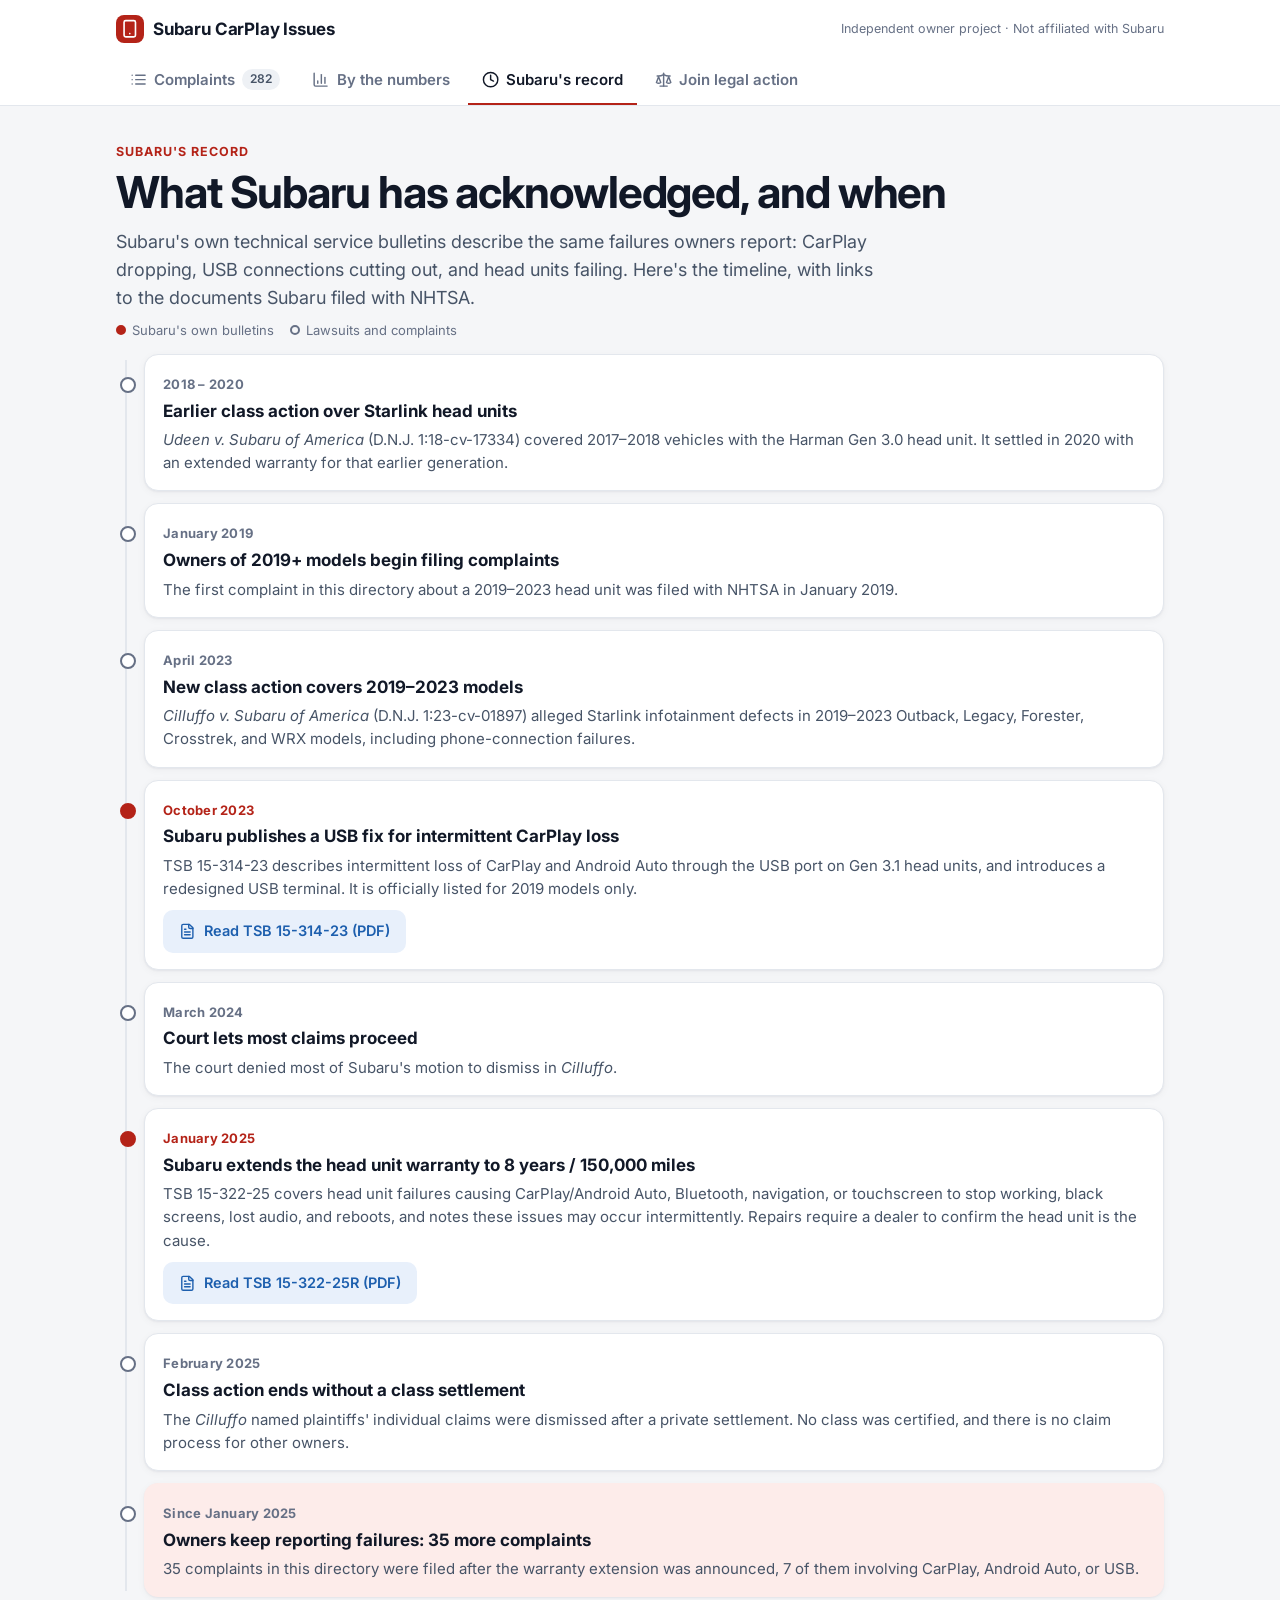
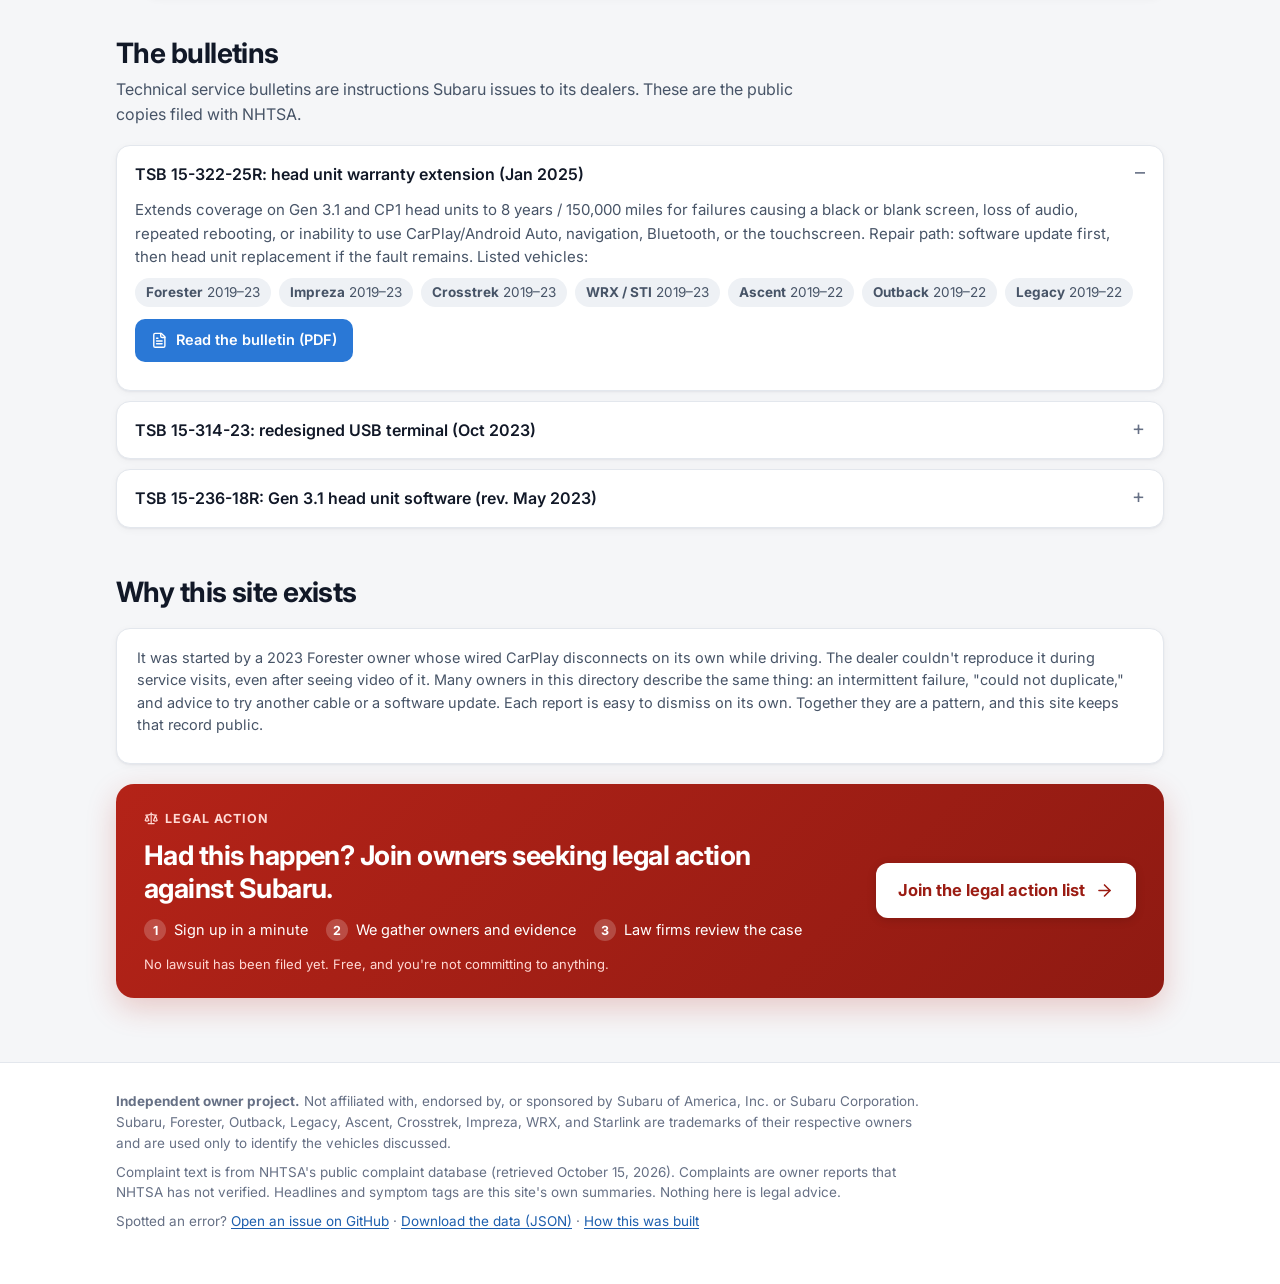
<file: record/index.html>
<!doctype html>
<html lang="en">
<head>
<meta charset="utf-8">
<meta name="viewport" content="width=device-width, initial-scale=1">
<meta name="color-scheme" content="light">
<title>Subaru Starlink Head Unit Problems: Timeline of TSBs, Warranty Extension, and Lawsuits</title>
<meta name="description" content="What Subaru has acknowledged about 2019–2023 Starlink head unit failures, and when: TSB 15-314-23 (USB terminal), TSB 15-322-25R (8-year/150k warranty extension), and the Udeen and Cilluffo class actions.">
<link rel="canonical" href="https://greatergoodguy.github.io/subaru-carplay-issues/record/">
<meta property="og:type" content="website">
<meta property="og:title" content="Subaru Starlink Head Unit Problems: Timeline of TSBs, Warranty Extension, and Lawsuits">
<meta property="og:description" content="What Subaru has acknowledged about 2019–2023 Starlink head unit failures, and when: TSB 15-314-23 (USB terminal), TSB 15-322-25R (8-year/150k warranty extension), and the Udeen and Cilluffo class actions.">
<meta property="og:url" content="https://greatergoodguy.github.io/subaru-carplay-issues/record/">
<meta name="twitter:card" content="summary">
<link rel="preconnect" href="https://fonts.googleapis.com">
<link rel="preconnect" href="https://fonts.gstatic.com" crossorigin>
<link href="https://fonts.googleapis.com/css2?family=Inter:wght@400;500;600;700&display=swap" rel="stylesheet">
<link rel="stylesheet" href="../assets/style.css">
<link rel="icon" href="data:image/svg+xml,%3Csvg xmlns='http://www.w3.org/2000/svg' viewBox='0 0 24 24'%3E%3Crect width='24' height='24' rx='6' fill='%23b42318'/%3E%3Crect x='8' y='5' width='8' height='14' rx='1.5' fill='none' stroke='white' stroke-width='1.8'/%3E%3C/svg%3E">

</head>
<body>
<header class="site-head"><div class="wrap">
<div class="top"><a class="brand" href="../"><span class="dot"><svg class="i" viewBox="0 0 24 24" aria-hidden="true"><rect x="5" y="2" width="14" height="20" rx="2"/><path d="M12 18h.01"/></svg></span>Subaru CarPlay Issues</a>
<span class="note">Independent owner project · Not affiliated with Subaru</span></div>
<nav class="tabs" aria-label="Sections"><a href="../"><svg class="i" viewBox="0 0 24 24" aria-hidden="true"><path d="M3 12h.01"/><path d="M3 18h.01"/><path d="M3 6h.01"/><path d="M8 12h13"/><path d="M8 18h13"/><path d="M8 6h13"/></svg>Complaints <span class="n">282</span></a><a href="../stats/"><svg class="i" viewBox="0 0 24 24" aria-hidden="true"><path d="M3 3v16a2 2 0 0 0 2 2h16"/><path d="M18 17V9"/><path d="M13 17V5"/><path d="M8 17v-3"/></svg>By the numbers</a><a href="../record/" aria-current="page"><svg class="i" viewBox="0 0 24 24" aria-hidden="true"><circle cx="12" cy="12" r="10"/><path d="M12 6v6l4 2"/></svg>Subaru's record</a><a href="../join/"><svg class="i" viewBox="0 0 24 24" aria-hidden="true"><path d="m16 16 3-8 3 8c-.87.65-1.92 1-3 1s-2.13-.35-3-1Z"/><path d="m2 16 3-8 3 8c-.87.65-1.92 1-3 1s-2.13-.35-3-1Z"/><path d="M7 21h10"/><path d="M12 3v18"/><path d="M3 7h2c2 0 5-1 7-2 2 1 5 2 7 2h2"/></svg>Join legal action</a></nav>
</div></header>
<main>
<div class="wrap">
<section class="intro">
<p class="eyebrow">Subaru's record</p>
<h1>What Subaru has acknowledged, and when</h1>
<p class="lede">Subaru's own technical service bulletins describe the same failures owners report: CarPlay dropping, USB connections cutting out, and head units failing. Here's the timeline, with links to the documents Subaru filed with NHTSA.</p>
</section>
<p class="legend"><span><i class="s"></i>Subaru's own bulletins</span><span><i></i>Lawsuits and complaints</span></p>
<div class="timeline"><div class="card ev-item"><span class="when">2018 – 2020</span><h3>Earlier class action over Starlink head units</h3><p><em>Udeen v. Subaru of America</em> (D.N.J. 1:18-cv-17334) covered 2017–2018 vehicles with the Harman Gen 3.0 head unit. It settled in 2020 with an extended warranty for that earlier generation.</p></div><div class="card ev-item"><span class="when">January 2019</span><h3>Owners of 2019+ models begin filing complaints</h3><p>The first complaint in this directory about a 2019–2023 head unit was filed with NHTSA in January 2019.</p></div><div class="card ev-item"><span class="when">April 2023</span><h3>New class action covers 2019–2023 models</h3><p><em>Cilluffo v. Subaru of America</em> (D.N.J. 1:23-cv-01897) alleged Starlink infotainment defects in 2019–2023 Outback, Legacy, Forester, Crosstrek, and WRX models, including phone-connection failures.</p></div><div class="card ev-item subaru"><span class="when">October 2023</span><h3>Subaru publishes a USB fix for intermittent CarPlay loss</h3><p>TSB 15-314-23 describes intermittent loss of CarPlay and Android Auto through the USB port on Gen 3.1 head units, and introduces a redesigned USB terminal. It is officially listed for 2019 models only.</p><a class="btn" href="https://static.nhtsa.gov/odi/tsbs/2023/MC-10244884-0001.pdf"><svg class="i" viewBox="0 0 24 24" aria-hidden="true"><path d="M15 2H6a2 2 0 0 0-2 2v16a2 2 0 0 0 2 2h12a2 2 0 0 0 2-2V7Z"/><path d="M14 2v4a2 2 0 0 0 2 2h4"/><path d="M16 13H8"/><path d="M16 17H8"/><path d="M10 9H8"/></svg>Read TSB 15-314-23 (PDF)</a></div><div class="card ev-item"><span class="when">March 2024</span><h3>Court lets most claims proceed</h3><p>The court denied most of Subaru's motion to dismiss in <em>Cilluffo</em>.</p></div><div class="card ev-item subaru"><span class="when">January 2025</span><h3>Subaru extends the head unit warranty to 8 years / 150,000 miles</h3><p>TSB 15-322-25 covers head unit failures causing CarPlay/Android Auto, Bluetooth, navigation, or touchscreen to stop working, black screens, lost audio, and reboots, and notes these issues may occur intermittently. Repairs require a dealer to confirm the head unit is the cause.</p><a class="btn" href="https://static.nhtsa.gov/odi/tsbs/2025/MC-11014870-0001.pdf"><svg class="i" viewBox="0 0 24 24" aria-hidden="true"><path d="M15 2H6a2 2 0 0 0-2 2v16a2 2 0 0 0 2 2h12a2 2 0 0 0 2-2V7Z"/><path d="M14 2v4a2 2 0 0 0 2 2h4"/><path d="M16 13H8"/><path d="M16 17H8"/><path d="M10 9H8"/></svg>Read TSB 15-322-25R (PDF)</a></div><div class="card ev-item"><span class="when">February 2025</span><h3>Class action ends without a class settlement</h3><p>The <em>Cilluffo</em> named plaintiffs' individual claims were dismissed after a private settlement. No class was certified, and there is no claim process for other owners.</p></div><div class="card ev-item now"><span class="when">Since January 2025</span><h3>Owners keep reporting failures: 35 more complaints</h3><p>35 complaints in this directory were filed after the warranty extension was announced, 7 of them involving CarPlay, Android Auto, or USB.</p></div></div>

<section class="section" id="bulletins">
<div class="section-head"><h2>The bulletins</h2><p>Technical service bulletins are instructions Subaru issues to its dealers. These are the public copies filed with NHTSA.</p></div>
<div class="faq">
<details class="card" open><summary>TSB 15-322-25R: head unit warranty extension (Jan 2025)</summary><div>
<p>Extends coverage on Gen 3.1 and CP1 head units to 8 years / 150,000 miles for failures causing a black or blank screen, loss of audio, repeated rebooting, or inability to use CarPlay/Android Auto, navigation, Bluetooth, or the touchscreen. Repair path: software update first, then head unit replacement if the fault remains. Listed vehicles:</p>
<div class="covered"><span class="pill"><b>Forester</b> 2019–23</span><span class="pill"><b>Impreza</b> 2019–23</span><span class="pill"><b>Crosstrek</b> 2019–23</span><span class="pill"><b>WRX / STI</b> 2019–23</span><span class="pill"><b>Ascent</b> 2019–22</span><span class="pill"><b>Outback</b> 2019–22</span><span class="pill"><b>Legacy</b> 2019–22</span></div>
<p style="margin-top:12px"><a class="btn primary" href="https://static.nhtsa.gov/odi/tsbs/2025/MC-11014870-0001.pdf"><svg class="i" viewBox="0 0 24 24" aria-hidden="true"><path d="M15 2H6a2 2 0 0 0-2 2v16a2 2 0 0 0 2 2h12a2 2 0 0 0 2-2V7Z"/><path d="M14 2v4a2 2 0 0 0 2 2h4"/><path d="M16 13H8"/><path d="M16 17H8"/><path d="M10 9H8"/></svg>Read the bulletin (PDF)</a></p>
</div></details>
<details class="card"><summary>TSB 15-314-23: redesigned USB terminal (Oct 2023)</summary><div>
<p>Addresses intermittent communication loss with CarPlay and Android Auto through the USB port on Gen 3.1 Harman head units, with a new USB terminal and adapter cord. Officially listed for 2019 models.</p>
<p><a class="btn" href="https://static.nhtsa.gov/odi/tsbs/2023/MC-10244884-0001.pdf"><svg class="i" viewBox="0 0 24 24" aria-hidden="true"><path d="M15 2H6a2 2 0 0 0-2 2v16a2 2 0 0 0 2 2h12a2 2 0 0 0 2-2V7Z"/><path d="M14 2v4a2 2 0 0 0 2 2h4"/><path d="M16 13H8"/><path d="M16 17H8"/><path d="M10 9H8"/></svg>Read the bulletin (PDF)</a></p>
</div></details>
<details class="card"><summary>TSB 15-236-18R: Gen 3.1 head unit software (rev. May 2023)</summary><div>
<p>The software reprogramming procedure for Harman Gen 3.1 head units, including 2019–2023 Forester. Under the warranty extension, this is the first repair step before a replacement.</p>
<p><a class="btn" href="https://static.nhtsa.gov/odi/tsbs/2023/MC-10237273-0001.pdf"><svg class="i" viewBox="0 0 24 24" aria-hidden="true"><path d="M15 2H6a2 2 0 0 0-2 2v16a2 2 0 0 0 2 2h12a2 2 0 0 0 2-2V7Z"/><path d="M14 2v4a2 2 0 0 0 2 2h4"/><path d="M16 13H8"/><path d="M16 17H8"/><path d="M10 9H8"/></svg>Read the bulletin (PDF)</a></p>
</div></details>
</div>
</section>

<section class="section" id="about">
<div class="section-head"><h2>Why this site exists</h2></div>
<div class="card method" style="margin-top:0">
<p>It was started by a 2023 Forester owner whose wired CarPlay disconnects on its own while driving. The dealer couldn't reproduce it during service visits, even after seeing video of it. Many owners in this directory describe the same thing: an intermittent failure, "could not duplicate," and advice to try another cable or a software update. Each report is easy to dismiss on its own. Together they are a pattern, and this site keeps that record public.</p>
</div>
<div style="margin-top:16px"><div class="cta-band">
<div class="cta-main">
<span class="cta-eyebrow"><svg class="i" viewBox="0 0 24 24" aria-hidden="true"><path d="m16 16 3-8 3 8c-.87.65-1.92 1-3 1s-2.13-.35-3-1Z"/><path d="m2 16 3-8 3 8c-.87.65-1.92 1-3 1s-2.13-.35-3-1Z"/><path d="M7 21h10"/><path d="M12 3v18"/><path d="M3 7h2c2 0 5-1 7-2 2 1 5 2 7 2h2"/></svg>Legal action</span>
<h2>Had this happen? Join owners seeking legal action against Subaru.</h2>
<ol class="cta-steps"><li><b>1</b>Sign up in a minute</li><li><b>2</b>We gather owners and evidence</li><li><b>3</b>Law firms review the case</li></ol>
<p class="cta-fine">No lawsuit has been filed yet. Free, and you're not committing to anything.</p>
</div>
<a class="cta-btn" href="../join/">Join the legal action list <svg class="i" viewBox="0 0 24 24" aria-hidden="true"><path d="M5 12h14"/><path d="m12 5 7 7-7 7"/></svg></a>
</div></div>
</section>
</div>
</main>
<footer class="site"><div class="wrap">
<p><strong>Independent owner project.</strong> Not affiliated with, endorsed by, or sponsored by Subaru of America, Inc. or Subaru Corporation. Subaru, Forester, Outback, Legacy, Ascent, Crosstrek, Impreza, WRX, and Starlink are trademarks of their respective owners and are used only to identify the vehicles discussed.</p>
<p>Complaint text is from NHTSA's public complaint database (retrieved October 15, 2026). Complaints are owner reports that NHTSA has not verified. Headlines and symptom tags are this site's own summaries. Nothing here is legal advice.</p>
<p>Spotted an error? <a href="https://github.com/greatergoodguy/subaru-carplay-issues/issues">Open an issue on GitHub</a> · <a href="../data/complaints.json">Download the data (JSON)</a> · <a href="../stats/#method">How this was built</a></p>
</div></footer>
<script src="../assets/app.js" defer></script>
</body>
</html>
</file>
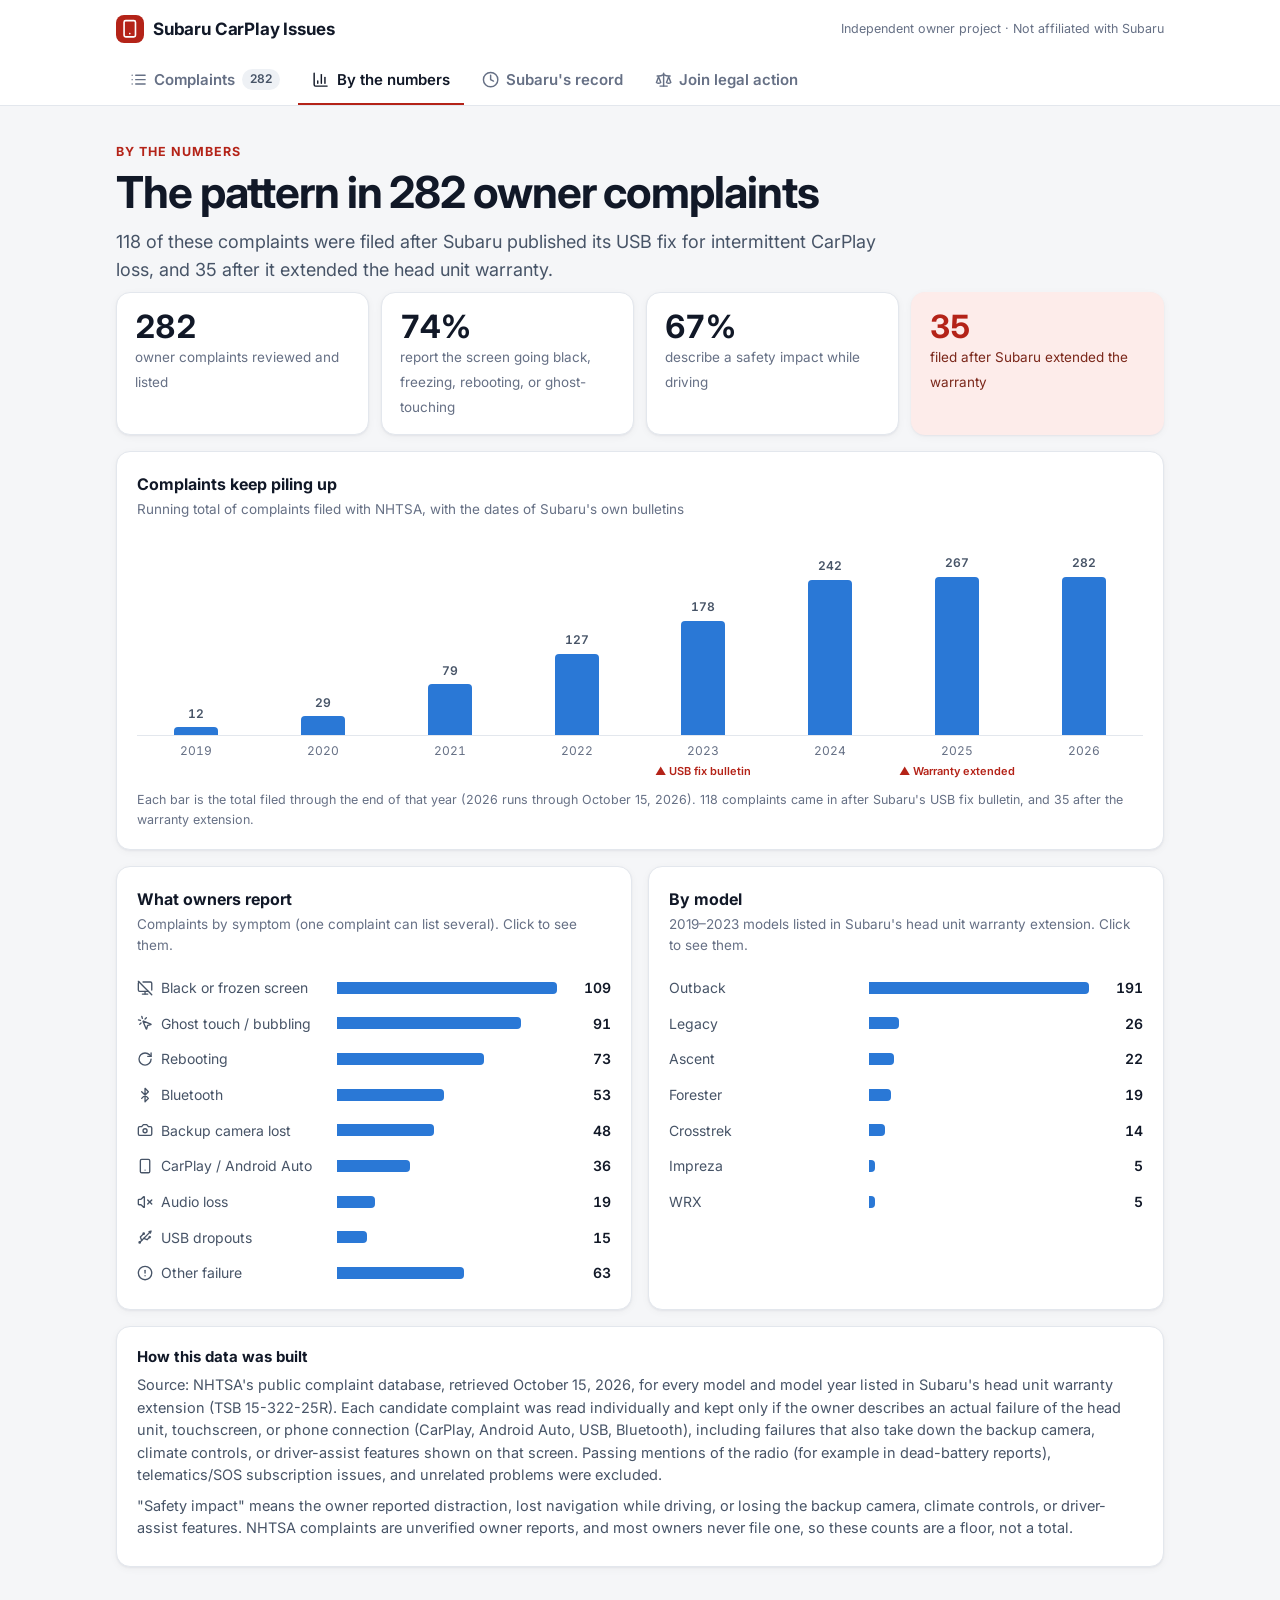
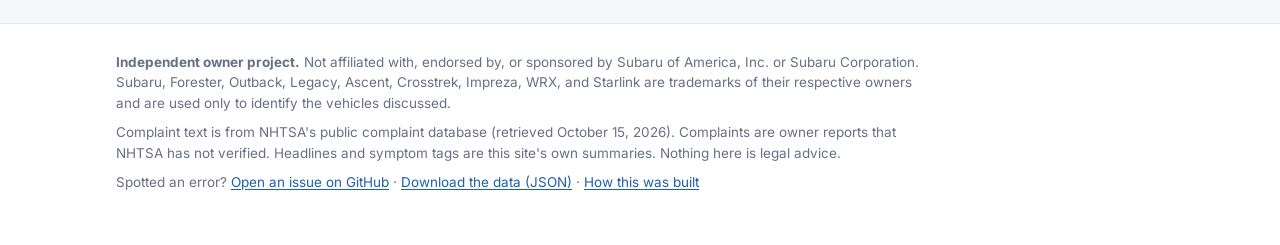
<file: stats/index.html>
<!doctype html>
<html lang="en">
<head>
<meta charset="utf-8">
<meta name="viewport" content="width=device-width, initial-scale=1">
<meta name="color-scheme" content="light">
<title>Subaru Infotainment Complaints by the Numbers: CarPlay, USB, Bluetooth (2019–2023)</title>
<meta name="description" content="Charts of 282 NHTSA owner complaints about Subaru head unit failures by symptom, model, and year, including complaints filed after Subaru&#x27;s USB fix bulletin and warranty extension.">
<link rel="canonical" href="https://greatergoodguy.github.io/subaru-carplay-issues/stats/">
<meta property="og:type" content="website">
<meta property="og:title" content="Subaru Infotainment Complaints by the Numbers: CarPlay, USB, Bluetooth (2019–2023)">
<meta property="og:description" content="Charts of 282 NHTSA owner complaints about Subaru head unit failures by symptom, model, and year, including complaints filed after Subaru&#x27;s USB fix bulletin and warranty extension.">
<meta property="og:url" content="https://greatergoodguy.github.io/subaru-carplay-issues/stats/">
<meta name="twitter:card" content="summary">
<link rel="preconnect" href="https://fonts.googleapis.com">
<link rel="preconnect" href="https://fonts.gstatic.com" crossorigin>
<link href="https://fonts.googleapis.com/css2?family=Inter:wght@400;500;600;700&display=swap" rel="stylesheet">
<link rel="stylesheet" href="../assets/style.css">
<link rel="icon" href="data:image/svg+xml,%3Csvg xmlns='http://www.w3.org/2000/svg' viewBox='0 0 24 24'%3E%3Crect width='24' height='24' rx='6' fill='%23b42318'/%3E%3Crect x='8' y='5' width='8' height='14' rx='1.5' fill='none' stroke='white' stroke-width='1.8'/%3E%3C/svg%3E">

</head>
<body>
<header class="site-head"><div class="wrap">
<div class="top"><a class="brand" href="../"><span class="dot"><svg class="i" viewBox="0 0 24 24" aria-hidden="true"><rect x="5" y="2" width="14" height="20" rx="2"/><path d="M12 18h.01"/></svg></span>Subaru CarPlay Issues</a>
<span class="note">Independent owner project · Not affiliated with Subaru</span></div>
<nav class="tabs" aria-label="Sections"><a href="../"><svg class="i" viewBox="0 0 24 24" aria-hidden="true"><path d="M3 12h.01"/><path d="M3 18h.01"/><path d="M3 6h.01"/><path d="M8 12h13"/><path d="M8 18h13"/><path d="M8 6h13"/></svg>Complaints <span class="n">282</span></a><a href="../stats/" aria-current="page"><svg class="i" viewBox="0 0 24 24" aria-hidden="true"><path d="M3 3v16a2 2 0 0 0 2 2h16"/><path d="M18 17V9"/><path d="M13 17V5"/><path d="M8 17v-3"/></svg>By the numbers</a><a href="../record/"><svg class="i" viewBox="0 0 24 24" aria-hidden="true"><circle cx="12" cy="12" r="10"/><path d="M12 6v6l4 2"/></svg>Subaru's record</a><a href="../join/"><svg class="i" viewBox="0 0 24 24" aria-hidden="true"><path d="m16 16 3-8 3 8c-.87.65-1.92 1-3 1s-2.13-.35-3-1Z"/><path d="m2 16 3-8 3 8c-.87.65-1.92 1-3 1s-2.13-.35-3-1Z"/><path d="M7 21h10"/><path d="M12 3v18"/><path d="M3 7h2c2 0 5-1 7-2 2 1 5 2 7 2h2"/></svg>Join legal action</a></nav>
</div></header>
<main>
<div class="wrap">
<section class="intro">
<p class="eyebrow">By the numbers</p>
<h1>The pattern in 282 owner complaints</h1>
<p class="lede">118 of these complaints were filed after Subaru published its USB fix for intermittent CarPlay loss, and 35 after it extended the head unit warranty.</p>
</section>
<div class="kpis"><div class="card kpi "><b>282</b><span>owner complaints reviewed and listed</span></div><div class="card kpi "><b>74%</b><span>report the screen going black, freezing, rebooting, or ghost-touching</span></div><div class="card kpi "><b>67%</b><span>describe a safety impact while driving</span></div><div class="card kpi alert"><b>35</b><span>filed after Subaru extended the warranty</span></div></div>
<div class="charts"><div class="card chart wide"><h3>Complaints keep piling up</h3>
<p class="sub">Running total of complaints filed with NHTSA, with the dates of Subaru's own bulletins</p>
<div class="cols" role="img" aria-label="Running total of complaints by year: 2019: 12, 2020: 29, 2021: 79, 2022: 127, 2023: 178, 2024: 242, 2025: 267, 2026: 282"><div class="col" title="12 complaints filed by the end of 2019 (12 that year)"><span class="v">12</span><span class="f" style="height:4.3%"></span></div><div class="col" title="29 complaints filed by the end of 2020 (17 that year)"><span class="v">29</span><span class="f" style="height:10.3%"></span></div><div class="col" title="79 complaints filed by the end of 2021 (50 that year)"><span class="v">79</span><span class="f" style="height:28.0%"></span></div><div class="col" title="127 complaints filed by the end of 2022 (48 that year)"><span class="v">127</span><span class="f" style="height:45.0%"></span></div><div class="col" title="178 complaints filed by the end of 2023 (51 that year)"><span class="v">178</span><span class="f" style="height:63.1%"></span></div><div class="col" title="242 complaints filed by the end of 2024 (64 that year)"><span class="v">242</span><span class="f" style="height:85.8%"></span></div><div class="col" title="267 complaints filed by the end of 2025 (25 that year)"><span class="v">267</span><span class="f" style="height:94.7%"></span></div><div class="col" title="282 complaints filed by the end of 2026 (15 that year)"><span class="v">282</span><span class="f" style="height:100.0%"></span></div></div>
<div class="colx"><div>2019</div><div>2020</div><div>2021</div><div>2022</div><div>2023<span class=ev>▲ USB fix bulletin</span></div><div>2024</div><div>2025<span class=ev>▲ Warranty extended</span></div><div>2026</div></div>
<p class="foot">Each bar is the total filed through the end of that year (2026 runs through October 15, 2026). 118 complaints came in after Subaru's USB fix bulletin, and 35 after the warranty extension.</p></div><div class="card chart"><h3>What owners report</h3>
<p class="sub">Complaints by symptom (one complaint can list several). Click to see them.</p>
<div class="hbars"><a class="hbar" href="../?symptom=black-screen#directory" title="See the 109 Black or frozen screen complaints"><span class="lab"><svg class="i" viewBox="0 0 24 24" aria-hidden="true"><path d="M17 17H4a2 2 0 0 1-2-2V5c0-1.5 1-2 1-2"/><path d="M22 15V5a2 2 0 0 0-2-2H9"/><path d="M8 21h8"/><path d="M12 17v4"/><path d="m2 2 20 20"/></svg>Black or frozen screen</span><span><span class="fill" style="width:100.0%"></span></span><span class="val">109</span></a><a class="hbar" href="../?symptom=ghost-touch#directory" title="See the 91 Ghost touch / bubbling complaints"><span class="lab"><svg class="i" viewBox="0 0 24 24" aria-hidden="true"><path d="M14 4.1 12 6"/><path d="m5.1 8-2.9-.8"/><path d="m6 12-1.9 2"/><path d="M7.2 2.2 8 5.1"/><path d="M9.04 9.69a.5.5 0 0 1 .65-.65l11 4.5a.5.5 0 0 1-.07.95l-4.35 1.04a1 1 0 0 0-.74.74l-1.04 4.35a.5.5 0 0 1-.95.07z"/></svg>Ghost touch / bubbling</span><span><span class="fill" style="width:83.5%"></span></span><span class="val">91</span></a><a class="hbar" href="../?symptom=rebooting#directory" title="See the 73 Rebooting complaints"><span class="lab"><svg class="i" viewBox="0 0 24 24" aria-hidden="true"><path d="M21 12a9 9 0 1 1-9-9c2.52 0 4.93 1 6.74 2.74L21 8"/><path d="M21 3v5h-5"/></svg>Rebooting</span><span><span class="fill" style="width:67.0%"></span></span><span class="val">73</span></a><a class="hbar" href="../?symptom=bluetooth#directory" title="See the 53 Bluetooth complaints"><span class="lab"><svg class="i" viewBox="0 0 24 24" aria-hidden="true"><path d="m7 7 10 10-5 5V2l5 5L7 17"/></svg>Bluetooth</span><span><span class="fill" style="width:48.6%"></span></span><span class="val">53</span></a><a class="hbar" href="../?symptom=backup-camera#directory" title="See the 48 Backup camera lost complaints"><span class="lab"><svg class="i" viewBox="0 0 24 24" aria-hidden="true"><path d="M14.5 4h-5L7 7H4a2 2 0 0 0-2 2v9a2 2 0 0 0 2 2h16a2 2 0 0 0 2-2V9a2 2 0 0 0-2-2h-3l-2.5-3z"/><circle cx="12" cy="13" r="3"/></svg>Backup camera lost</span><span><span class="fill" style="width:44.0%"></span></span><span class="val">48</span></a><a class="hbar" href="../?symptom=carplay#directory" title="See the 36 CarPlay / Android Auto complaints"><span class="lab"><svg class="i" viewBox="0 0 24 24" aria-hidden="true"><rect x="5" y="2" width="14" height="20" rx="2"/><path d="M12 18h.01"/></svg>CarPlay / Android Auto</span><span><span class="fill" style="width:33.0%"></span></span><span class="val">36</span></a><a class="hbar" href="../?symptom=audio-loss#directory" title="See the 19 Audio loss complaints"><span class="lab"><svg class="i" viewBox="0 0 24 24" aria-hidden="true"><path d="M11 4.7a.7.7 0 0 0-1.2-.5L6.4 7.6A1.4 1.4 0 0 1 5.4 8H3a1 1 0 0 0-1 1v6a1 1 0 0 0 1 1h2.4a1.4 1.4 0 0 1 1 .4l3.4 3.4a.7.7 0 0 0 1.2-.5z"/><path d="m22 9-6 6"/><path d="m16 9 6 6"/></svg>Audio loss</span><span><span class="fill" style="width:17.4%"></span></span><span class="val">19</span></a><a class="hbar" href="../?symptom=usb#directory" title="See the 15 USB dropouts complaints"><span class="lab"><svg class="i" viewBox="0 0 24 24" aria-hidden="true"><circle cx="10" cy="7" r="1"/><circle cx="4" cy="20" r="1"/><path d="M4.7 19.3 19 5"/><path d="m21 3-3 1 2 2Z"/><path d="M9.26 7.68 5 12l2 5"/><path d="m10 14 5 2 3.5-3.5"/><path d="m18 12 1-1 1 1-1 1Z"/></svg>USB dropouts</span><span><span class="fill" style="width:13.8%"></span></span><span class="val">15</span></a><a class="hbar" href="../?symptom=other#directory" title="See the 63 Other failure complaints"><span class="lab"><svg class="i" viewBox="0 0 24 24" aria-hidden="true"><circle cx="12" cy="12" r="10"/><path d="M12 8v4"/><path d="M12 16h.01"/></svg>Other failure</span><span><span class="fill" style="width:57.8%"></span></span><span class="val">63</span></a></div></div><div class="card chart"><h3>By model</h3>
<p class="sub">2019–2023 models listed in Subaru's head unit warranty extension. Click to see them.</p>
<div class="hbars"><a class="hbar" href="../outback/" title="See the 191 Outback complaints"><span class="lab">Outback</span><span><span class="fill" style="width:100.0%"></span></span><span class="val">191</span></a><a class="hbar" href="../legacy/" title="See the 26 Legacy complaints"><span class="lab">Legacy</span><span><span class="fill" style="width:13.6%"></span></span><span class="val">26</span></a><a class="hbar" href="../ascent/" title="See the 22 Ascent complaints"><span class="lab">Ascent</span><span><span class="fill" style="width:11.5%"></span></span><span class="val">22</span></a><a class="hbar" href="../forester/" title="See the 19 Forester complaints"><span class="lab">Forester</span><span><span class="fill" style="width:9.9%"></span></span><span class="val">19</span></a><a class="hbar" href="../crosstrek/" title="See the 14 Crosstrek complaints"><span class="lab">Crosstrek</span><span><span class="fill" style="width:7.3%"></span></span><span class="val">14</span></a><a class="hbar" href="../impreza/" title="See the 5 Impreza complaints"><span class="lab">Impreza</span><span><span class="fill" style="width:2.6%"></span></span><span class="val">5</span></a><a class="hbar" href="../wrx/" title="See the 5 WRX complaints"><span class="lab">WRX</span><span><span class="fill" style="width:2.6%"></span></span><span class="val">5</span></a></div></div></div>
<div class="card method" id="method">
<h3>How this data was built</h3>
<p>Source: NHTSA's public complaint database, retrieved October 15, 2026, for every model and model year listed in Subaru's head unit warranty extension (TSB 15-322-25R). Each candidate complaint was read individually and kept only if the owner describes an actual failure of the head unit, touchscreen, or phone connection (CarPlay, Android Auto, USB, Bluetooth), including failures that also take down the backup camera, climate controls, or driver-assist features shown on that screen. Passing mentions of the radio (for example in dead-battery reports), telematics/SOS subscription issues, and unrelated problems were excluded.</p>
<p>"Safety impact" means the owner reported distraction, lost navigation while driving, or losing the backup camera, climate controls, or driver-assist features. NHTSA complaints are unverified owner reports, and most owners never file one, so these counts are a floor, not a total.</p>
</div>
</div>
</main>
<footer class="site"><div class="wrap">
<p><strong>Independent owner project.</strong> Not affiliated with, endorsed by, or sponsored by Subaru of America, Inc. or Subaru Corporation. Subaru, Forester, Outback, Legacy, Ascent, Crosstrek, Impreza, WRX, and Starlink are trademarks of their respective owners and are used only to identify the vehicles discussed.</p>
<p>Complaint text is from NHTSA's public complaint database (retrieved October 15, 2026). Complaints are owner reports that NHTSA has not verified. Headlines and symptom tags are this site's own summaries. Nothing here is legal advice.</p>
<p>Spotted an error? <a href="https://github.com/greatergoodguy/subaru-carplay-issues/issues">Open an issue on GitHub</a> · <a href="../data/complaints.json">Download the data (JSON)</a> · <a href="../stats/#method">How this was built</a></p>
</div></footer>
<script src="../assets/app.js" defer></script>
</body>
</html>
</file>
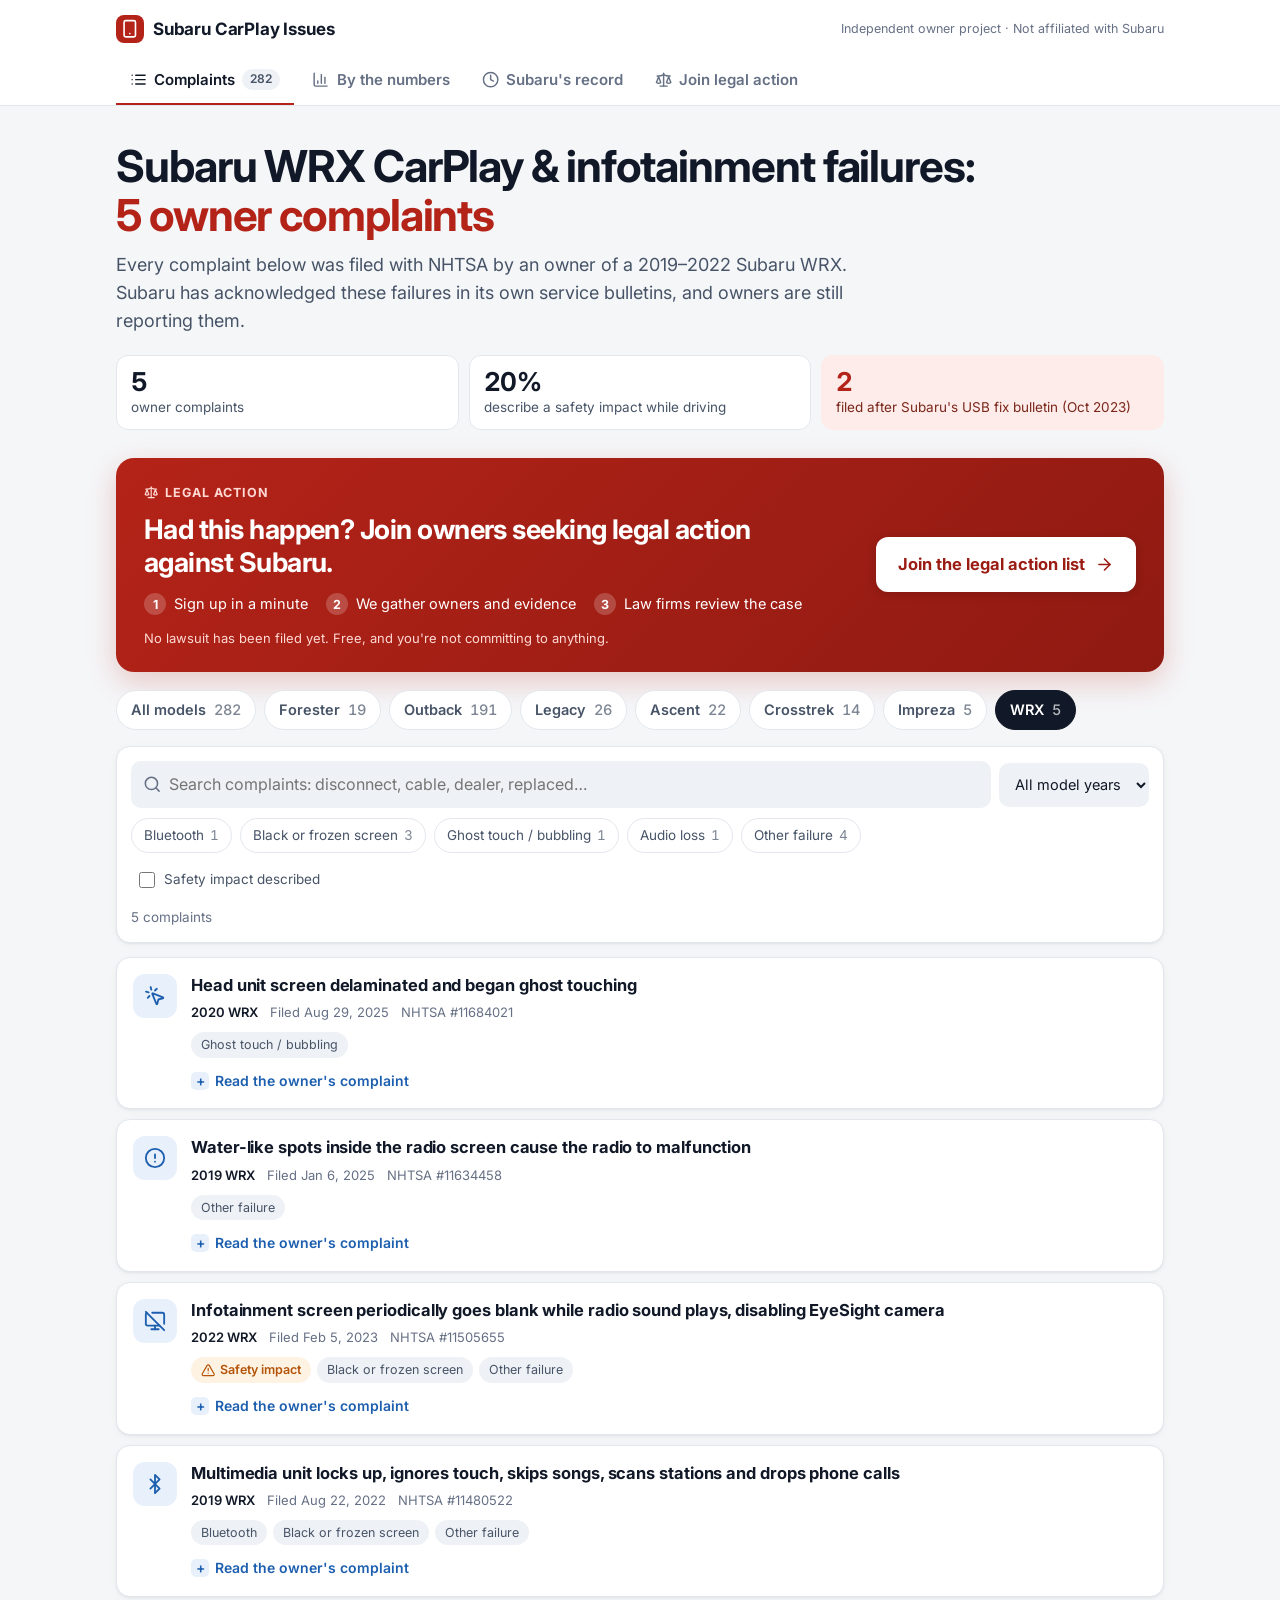
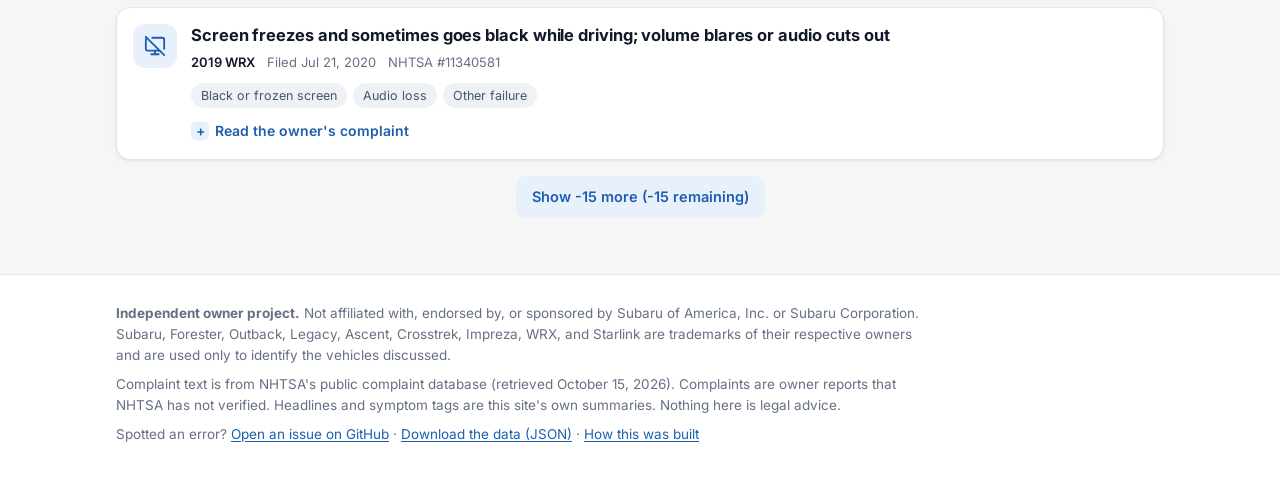
<file: wrx/index.html>
<!doctype html>
<html lang="en">
<head>
<meta charset="utf-8">
<meta name="viewport" content="width=device-width, initial-scale=1">
<meta name="color-scheme" content="light">
<title>Subaru WRX CarPlay &amp; Infotainment Problems: 5 Owner Complaints (2019–2022)</title>
<meta name="description" content="5 NHTSA owner complaints about 2019–2022 Subaru WRX head unit failures: CarPlay/Android Auto disconnecting, USB dropouts, Bluetooth failures, black or rebooting screens.">
<link rel="canonical" href="https://greatergoodguy.github.io/subaru-carplay-issues/wrx/">
<meta property="og:type" content="website">
<meta property="og:title" content="Subaru WRX CarPlay &amp; Infotainment Problems: 5 Owner Complaints (2019–2022)">
<meta property="og:description" content="5 NHTSA owner complaints about 2019–2022 Subaru WRX head unit failures: CarPlay/Android Auto disconnecting, USB dropouts, Bluetooth failures, black or rebooting screens.">
<meta property="og:url" content="https://greatergoodguy.github.io/subaru-carplay-issues/wrx/">
<meta name="twitter:card" content="summary">
<link rel="preconnect" href="https://fonts.googleapis.com">
<link rel="preconnect" href="https://fonts.gstatic.com" crossorigin>
<link href="https://fonts.googleapis.com/css2?family=Inter:wght@400;500;600;700&display=swap" rel="stylesheet">
<link rel="stylesheet" href="../assets/style.css">
<link rel="icon" href="data:image/svg+xml,%3Csvg xmlns='http://www.w3.org/2000/svg' viewBox='0 0 24 24'%3E%3Crect width='24' height='24' rx='6' fill='%23b42318'/%3E%3Crect x='8' y='5' width='8' height='14' rx='1.5' fill='none' stroke='white' stroke-width='1.8'/%3E%3C/svg%3E">

</head>
<body>
<header class="site-head"><div class="wrap">
<div class="top"><a class="brand" href="../"><span class="dot"><svg class="i" viewBox="0 0 24 24" aria-hidden="true"><rect x="5" y="2" width="14" height="20" rx="2"/><path d="M12 18h.01"/></svg></span>Subaru CarPlay Issues</a>
<span class="note">Independent owner project · Not affiliated with Subaru</span></div>
<nav class="tabs" aria-label="Sections"><a href="../" aria-current="page"><svg class="i" viewBox="0 0 24 24" aria-hidden="true"><path d="M3 12h.01"/><path d="M3 18h.01"/><path d="M3 6h.01"/><path d="M8 12h13"/><path d="M8 18h13"/><path d="M8 6h13"/></svg>Complaints <span class="n">282</span></a><a href="../stats/"><svg class="i" viewBox="0 0 24 24" aria-hidden="true"><path d="M3 3v16a2 2 0 0 0 2 2h16"/><path d="M18 17V9"/><path d="M13 17V5"/><path d="M8 17v-3"/></svg>By the numbers</a><a href="../record/"><svg class="i" viewBox="0 0 24 24" aria-hidden="true"><circle cx="12" cy="12" r="10"/><path d="M12 6v6l4 2"/></svg>Subaru's record</a><a href="../join/"><svg class="i" viewBox="0 0 24 24" aria-hidden="true"><path d="m16 16 3-8 3 8c-.87.65-1.92 1-3 1s-2.13-.35-3-1Z"/><path d="m2 16 3-8 3 8c-.87.65-1.92 1-3 1s-2.13-.35-3-1Z"/><path d="M7 21h10"/><path d="M12 3v18"/><path d="M3 7h2c2 0 5-1 7-2 2 1 5 2 7 2h2"/></svg>Join legal action</a></nav>
</div></header>
<main>
<div class="wrap">
<section class="intro">
<h1>Subaru WRX CarPlay &amp; infotainment failures: <span class="hl">5 owner complaints</span></h1>
<p class="lede">Every complaint below was filed with NHTSA by an owner of a 2019–2022 Subaru WRX. Subaru has acknowledged these failures in its own service bulletins, and owners are still reporting them.</p>
<div class="facts">
<span class="fact"><b>5</b>owner complaints</span>
<span class="fact"><b>20%</b>describe a safety impact while driving</span>
<a class="fact alert" href="../record/"><b>2</b>filed after Subaru's USB fix bulletin (Oct 2023)</a>
</div>
</section>
<div class="cta-band">
<div class="cta-main">
<span class="cta-eyebrow"><svg class="i" viewBox="0 0 24 24" aria-hidden="true"><path d="m16 16 3-8 3 8c-.87.65-1.92 1-3 1s-2.13-.35-3-1Z"/><path d="m2 16 3-8 3 8c-.87.65-1.92 1-3 1s-2.13-.35-3-1Z"/><path d="M7 21h10"/><path d="M12 3v18"/><path d="M3 7h2c2 0 5-1 7-2 2 1 5 2 7 2h2"/></svg>Legal action</span>
<h2>Had this happen? Join owners seeking legal action against Subaru.</h2>
<ol class="cta-steps"><li><b>1</b>Sign up in a minute</li><li><b>2</b>We gather owners and evidence</li><li><b>3</b>Law firms review the case</li></ol>
<p class="cta-fine">No lawsuit has been filed yet. Free, and you're not committing to anything.</p>
</div>
<a class="cta-btn" href="../join/">Join the legal action list <svg class="i" viewBox="0 0 24 24" aria-hidden="true"><path d="M5 12h14"/><path d="m12 5 7 7-7 7"/></svg></a>
</div>
<nav class="modelnav" aria-label="Filter by model"><a href="../">All models <span class="n">282</span></a><a href="../forester/">Forester <span class="n">19</span></a><a href="../outback/">Outback <span class="n">191</span></a><a href="../legacy/">Legacy <span class="n">26</span></a><a href="../ascent/">Ascent <span class="n">22</span></a><a href="../crosstrek/">Crosstrek <span class="n">14</span></a><a href="../impreza/">Impreza <span class="n">5</span></a><a href="../wrx/" aria-current="page">WRX <span class="n">5</span></a></nav>
<div id="directory">
<div class="card toolbar" role="search">
<div class="row">
<label class="field"><svg class="i" viewBox="0 0 24 24" aria-hidden="true"><circle cx="11" cy="11" r="8"/><path d="m21 21-4.3-4.3"/></svg><span class="sr-only">Search complaints</span><input type="search" id="q" placeholder="Search complaints: disconnect, cable, dealer, replaced…"></label>
<select id="f-year" aria-label="Model year"><option value="">All model years</option><option value="2019">2019</option><option value="2020">2020</option><option value="2022">2022</option></select>
</div>
<div class="row" aria-label="Filter by symptom"><button type="button" class="chip" data-tag="bluetooth" aria-pressed="false">Bluetooth <span class="n">1</span></button><button type="button" class="chip" data-tag="black-screen" aria-pressed="false">Black or frozen screen <span class="n">3</span></button><button type="button" class="chip" data-tag="ghost-touch" aria-pressed="false">Ghost touch / bubbling <span class="n">1</span></button><button type="button" class="chip" data-tag="audio-loss" aria-pressed="false">Audio loss <span class="n">1</span></button><button type="button" class="chip" data-tag="other" aria-pressed="false">Other failure <span class="n">4</span></button></div>
<div class="row"><label class="toggle"><input type="checkbox" id="f-safety"> Safety impact described</label></div>
<div class="resultbar"><span id="count" aria-live="polite">5 complaints</span><button type="button" class="linkbtn" id="clear" hidden>Clear filters</button></div>
</div>
<div class="list" id="complaints">
<article class="card c" id="odi-11684021" data-model="wrx" data-year="2020" data-tags="ghost-touch" data-safety="0" data-after="1">
<span class="sym"><svg class="i" viewBox="0 0 24 24" aria-hidden="true"><path d="M14 4.1 12 6"/><path d="m5.1 8-2.9-.8"/><path d="m6 12-1.9 2"/><path d="M7.2 2.2 8 5.1"/><path d="M9.04 9.69a.5.5 0 0 1 .65-.65l11 4.5a.5.5 0 0 1-.07.95l-4.35 1.04a1 1 0 0 0-.74.74l-1.04 4.35a.5.5 0 0 1-.95.07z"/></svg></span>
<div>
<h3>Head unit screen delaminated and began ghost touching</h3>
<div class="meta"><span class="veh">2020 WRX</span><span>Filed Aug 29, 2025</span><span>NHTSA #11684021</span></div>
<div class="tags"><span class="tag">Ghost touch / bubbling</span></div>
<details><summary>Read the owner's complaint</summary>
<blockquote>The head unit started to delaminate and ghost touching</blockquote>
<p class="verify">Public record. Verify by searching #11684021 on <a href="https://www.nhtsa.gov/vehicle/2020/SUBARU/WRX" rel="nofollow">NHTSA's 2020 WRX page</a>.</p>
</details>
</div>
</article>
<article class="card c" id="odi-11634458" data-model="wrx" data-year="2019" data-tags="other" data-safety="0" data-after="0">
<span class="sym"><svg class="i" viewBox="0 0 24 24" aria-hidden="true"><circle cx="12" cy="12" r="10"/><path d="M12 8v4"/><path d="M12 16h.01"/></svg></span>
<div>
<h3>Water-like spots inside the radio screen cause the radio to malfunction</h3>
<div class="meta"><span class="veh">2019 WRX</span><span>Filed Jan 6, 2025</span><span>NHTSA #11634458</span></div>
<div class="tags"><span class="tag">Other failure</span></div>
<details><summary>Read the owner's complaint</summary>
<blockquote>There is what looks to be water spots inside the radio screen causing the radio to malfunction. After reading online this is happening to many cars my same year and the website mentioned a recall for this issue. I have less than 60,000 miles on my car.</blockquote>
<p class="verify">Public record. Verify by searching #11634458 on <a href="https://www.nhtsa.gov/vehicle/2019/SUBARU/WRX" rel="nofollow">NHTSA's 2019 WRX page</a>.</p>
</details>
</div>
</article>
<article class="card c" id="odi-11505655" data-model="wrx" data-year="2022" data-tags="black-screen|other" data-safety="1" data-after="0">
<span class="sym"><svg class="i" viewBox="0 0 24 24" aria-hidden="true"><path d="M17 17H4a2 2 0 0 1-2-2V5c0-1.5 1-2 1-2"/><path d="M22 15V5a2 2 0 0 0-2-2H9"/><path d="M8 21h8"/><path d="M12 17v4"/><path d="m2 2 20 20"/></svg></span>
<div>
<h3>Infotainment screen periodically goes blank while radio sound plays, disabling EyeSight camera</h3>
<div class="meta"><span class="veh">2022 WRX</span><span>Filed Feb 5, 2023</span><span>NHTSA #11505655</span></div>
<div class="tags"><span class="tag safety"><svg class="i" viewBox="0 0 24 24" aria-hidden="true"><path d="m21.73 18-8-14a2 2 0 0 0-3.48 0l-8 14A2 2 0 0 0 4 21h16a2 2 0 0 0 1.73-3"/><path d="M12 9v4"/><path d="M12 17h.01"/></svg>Safety impact</span><span class="tag">Black or frozen screen</span><span class="tag">Other failure</span></div>
<details><summary>Read the owner's complaint</summary>
<blockquote>Infotaiment system goes to a blank screen periodicaly. Sound frm radio works but screen is balnk, no way to reset. Wifi updates are up to date. Whenthis happens it disables the eye sight camera causes a safety concern with automatic branking/collision. When the car sits overnight, then the next day it seems to go back to normal. This has happened 4 times already in the 2 months I have oened this vechicle.</blockquote>
<p class="verify">Public record. Verify by searching #11505655 on <a href="https://www.nhtsa.gov/vehicle/2022/SUBARU/WRX" rel="nofollow">NHTSA's 2022 WRX page</a>.</p>
</details>
</div>
</article>
<article class="card c" id="odi-11480522" data-model="wrx" data-year="2019" data-tags="bluetooth|black-screen|other" data-safety="0" data-after="0">
<span class="sym"><svg class="i" viewBox="0 0 24 24" aria-hidden="true"><path d="m7 7 10 10-5 5V2l5 5L7 17"/></svg></span>
<div>
<h3>Multimedia unit locks up, ignores touch, skips songs, scans stations and drops phone calls</h3>
<div class="meta"><span class="veh">2019 WRX</span><span>Filed Aug 22, 2022</span><span>NHTSA #11480522</span></div>
<div class="tags"><span class="tag">Bluetooth</span><span class="tag">Black or frozen screen</span><span class="tag">Other failure</span></div>
<details><summary>Read the owner's complaint</summary>
<blockquote>The STARLINK 7-inch Multimedia Plus unit gets locked-up, sometime not responsive to touch, skips around to different songs, in a phantom way scans different radio stations, disconnects phone calls.</blockquote>
<p class="verify">Public record. Verify by searching #11480522 on <a href="https://www.nhtsa.gov/vehicle/2019/SUBARU/WRX" rel="nofollow">NHTSA's 2019 WRX page</a>.</p>
</details>
</div>
</article>
<article class="card c" id="odi-11340581" data-model="wrx" data-year="2019" data-tags="black-screen|audio-loss|other" data-safety="0" data-after="0">
<span class="sym"><svg class="i" viewBox="0 0 24 24" aria-hidden="true"><path d="M17 17H4a2 2 0 0 1-2-2V5c0-1.5 1-2 1-2"/><path d="M22 15V5a2 2 0 0 0-2-2H9"/><path d="M8 21h8"/><path d="M12 17v4"/><path d="m2 2 20 20"/></svg></span>
<div>
<h3>Screen freezes and sometimes goes black while driving; volume blares or audio cuts out</h3>
<div class="meta"><span class="veh">2019 WRX</span><span>Filed Jul 21, 2020</span><span>NHTSA #11340581</span></div>
<div class="tags"><span class="tag">Black or frozen screen</span><span class="tag">Audio loss</span><span class="tag">Other failure</span></div>
<details><summary>Read the owner's complaint</summary>
<blockquote>THE SCREEN FREAKS OUT. IT FREEZES, JACKS UP THE VOLUME SOMETIMES AND JUST FEELS LIKE THE SCREEN HAS A MIND OF ITS OWN. IT GOES BLACK SOMETIMES BUT OVERALL JUST FREEZING. ITS REALLY ANNOYING AND FRUSTRATING WHEN THE VOLUME STARTS BLARING OR DECIDES TO NOT LET YOU LISTEN TO IT AT ALL. IT&#x27;S USUALLY WHEN ITS IN MOTION. IT HAPPENS RANDOMLY. I HAVE NOT NOTICED A PATTERN AS TO WHEN THE FAULTS HAPPEN.</blockquote>
<p class="verify">Public record. Verify by searching #11340581 on <a href="https://www.nhtsa.gov/vehicle/2019/SUBARU/WRX" rel="nofollow">NHTSA's 2019 WRX page</a>.</p>
</details>
</div>
</article>
</div>
<p class="empty" id="empty" hidden>No complaints match these filters.</p>
<div class="more-wrap"><button type="button" class="btn" id="more" hidden>Show more</button></div>
</div>
</div>
</main>
<footer class="site"><div class="wrap">
<p><strong>Independent owner project.</strong> Not affiliated with, endorsed by, or sponsored by Subaru of America, Inc. or Subaru Corporation. Subaru, Forester, Outback, Legacy, Ascent, Crosstrek, Impreza, WRX, and Starlink are trademarks of their respective owners and are used only to identify the vehicles discussed.</p>
<p>Complaint text is from NHTSA's public complaint database (retrieved October 15, 2026). Complaints are owner reports that NHTSA has not verified. Headlines and symptom tags are this site's own summaries. Nothing here is legal advice.</p>
<p>Spotted an error? <a href="https://github.com/greatergoodguy/subaru-carplay-issues/issues">Open an issue on GitHub</a> · <a href="../data/complaints.json">Download the data (JSON)</a> · <a href="../stats/#method">How this was built</a></p>
</div></footer>
<script src="../assets/app.js" defer></script>
</body>
</html>
</file>
<file: assets/style.css>
:root {
  --bg: #f5f6f8;
  --surface: #ffffff;
  --surface-2: #eef1f5;
  --text: #111827;
  --text-2: #475467;
  --muted: #667085;
  --border: #e3e7ed;
  --accent: #2a78d6;          /* data marks + primary actions */
  --accent-ink: #1d5fae;      /* links / text on light */
  --accent-soft: #e8f0fb;
  --alert: #b42318;           /* accountability emphasis */
  --alert-soft: #fdecea;
  --warn: #b45309;            /* "safety impact" tag */
  --warn-soft: #fef3e2;
  --radius: 14px;
  --shadow: 0 1px 2px rgba(16,24,40,.05), 0 2px 8px rgba(16,24,40,.04);
  --max: 1080px;
  --font: "Inter", -apple-system, BlinkMacSystemFont, "Segoe UI", Roboto, Arial, sans-serif;
  --mono: ui-monospace, SFMono-Regular, Menlo, Consolas, monospace;
  color-scheme: light;
}

* { box-sizing: border-box; }
html { -webkit-text-size-adjust: 100%; scroll-behavior: smooth; }
body { margin: 0; background: var(--bg); color: var(--text); font: 16px/1.55 var(--font); }
a { color: var(--accent-ink); text-underline-offset: 2px; }
svg.i { width: 1.15em; height: 1.15em; flex: none; stroke: currentColor; fill: none; stroke-width: 2; stroke-linecap: round; stroke-linejoin: round; vertical-align: -0.2em; }
.wrap { max-width: var(--max); margin: 0 auto; padding: 0 16px; }
.sr-only { position: absolute; width: 1px; height: 1px; overflow: hidden; clip: rect(0 0 0 0); white-space: nowrap; }
.card { background: var(--surface); border: 1px solid var(--border); border-radius: var(--radius); box-shadow: var(--shadow); }

/* header + tabs */
.site-head { background: var(--surface); border-bottom: 1px solid var(--border); }
.site-head .top { display: flex; align-items: center; justify-content: space-between; gap: 12px; min-height: 58px; }
.brand { display: inline-flex; align-items: center; gap: 9px; color: var(--text); text-decoration: none; font-weight: 700; letter-spacing: -.01em; font-size: 17px; }
.brand .dot { width: 28px; height: 28px; border-radius: 8px; background: var(--alert); display: grid; place-items: center; color: #fff; }
.site-head .note { font-size: 12.5px; color: var(--muted); }
@media (max-width: 560px) { .site-head .note { display: none; } }
.tabs { display: flex; gap: 4px; overflow-x: auto; scrollbar-width: none; }
.tabs::-webkit-scrollbar { display: none; }
.tabs a { display: inline-flex; align-items: center; gap: 7px; white-space: nowrap; padding: 10px 14px 12px; font-size: 15px; font-weight: 600; color: var(--muted); text-decoration: none; border-bottom: 2.5px solid transparent; }
.tabs a:hover { color: var(--text); }
.tabs a[aria-current="page"] { color: var(--text); border-bottom-color: var(--alert); }
.tabs .n { font-size: 12px; font-weight: 600; background: var(--surface-2); color: var(--text-2); border-radius: 999px; padding: 1px 8px; }

/* intro */
.intro { padding: 36px 0 8px; }
.intro h1 { font-size: clamp(28px, 4.6vw, 44px); line-height: 1.1; letter-spacing: -.025em; margin: 0 0 12px; max-width: 860px; }
.intro h1 .hl { color: var(--alert); }
.intro .lede { font-size: 18px; color: var(--text-2); margin: 0; max-width: 760px; }
.facts { display: grid; grid-template-columns: repeat(3, 1fr); gap: 10px; margin-top: 20px; }
@media (max-width: 640px) { .facts { grid-template-columns: 1fr; } }
.fact { display: flex; flex-direction: column; gap: 2px; background: var(--surface); border: 1px solid var(--border); border-radius: 12px; padding: 12px 14px; font-size: 13.5px; line-height: 1.35; color: var(--text-2); text-decoration: none; }
.fact b { font-size: 26px; line-height: 1.1; color: var(--text); letter-spacing: -.02em; font-variant-numeric: tabular-nums; }
.fact.alert { background: var(--alert-soft); border-color: transparent; color: #7a271a; }
.fact.alert b { color: var(--alert); }
a.fact:hover { border-color: var(--accent); }

/* sections */
.section { padding: 40px 0 8px; }
.section-head { margin-bottom: 18px; }
.eyebrow { font-size: 12.5px; font-weight: 700; letter-spacing: .08em; text-transform: uppercase; color: var(--alert); margin: 0 0 6px; }
h2 { font-size: clamp(22px, 3.2vw, 28px); line-height: 1.2; letter-spacing: -.02em; margin: 0; }
.section-head p { margin: 6px 0 0; color: var(--text-2); max-width: 680px; }

/* model pills (links) */
.modelnav { display: flex; gap: 8px; overflow-x: auto; padding: 18px 0 2px; scrollbar-width: none; }
.modelnav::-webkit-scrollbar { display: none; }
.modelnav a { display: inline-flex; align-items: center; gap: 8px; white-space: nowrap; font-size: 14.5px; font-weight: 600; text-decoration: none; color: var(--text-2); background: var(--surface); border: 1px solid var(--border); border-radius: 999px; padding: 8px 14px; }
.modelnav a:hover { border-color: var(--accent); color: var(--text); }
.modelnav a[aria-current="page"] { background: var(--text); border-color: var(--text); color: #fff; }
.modelnav .n { font-weight: 500; opacity: .7; font-variant-numeric: tabular-nums; }

/* directory toolbar */
.toolbar { display: grid; gap: 10px; padding: 14px; margin: 14px 0; }
.toolbar .row { display: flex; flex-wrap: wrap; gap: 8px; align-items: center; }
.field { display: flex; align-items: center; gap: 8px; flex: 1 1 280px; min-width: 0; background: var(--surface-2); border-radius: 10px; padding: 0 12px; }
.field input { flex: 1; min-width: 0; border: 0; outline: 0; background: transparent; font: inherit; font-size: 16px; color: var(--text); padding: 11px 0; }
.field svg { color: var(--muted); }
select { font: inherit; font-size: 14.5px; color: var(--text); background: var(--surface-2); border: 0; border-radius: 10px; padding: 10px 12px; min-height: 44px; }
.chip { display: inline-flex; align-items: center; gap: 6px; font: inherit; font-size: 13.5px; cursor: pointer; color: var(--text-2); background: var(--surface); border: 1px solid var(--border); border-radius: 999px; padding: 6px 12px; min-height: 34px; }
.chip:hover { border-color: var(--accent); }
.chip[aria-pressed="true"] { background: var(--accent); border-color: var(--accent); color: #fff; }
.chip .n { opacity: .7; font-variant-numeric: tabular-nums; }
.toggle { display: inline-flex; align-items: center; gap: 6px; font-size: 13.5px; color: var(--text-2); cursor: pointer; padding: 6px 4px; }
.toggle input { accent-color: var(--warn); width: 16px; height: 16px; }
.resultbar { display: flex; justify-content: space-between; align-items: center; gap: 12px; font-size: 13.5px; color: var(--muted); }
.linkbtn { font: inherit; font-size: 13.5px; color: var(--accent-ink); background: none; border: 0; cursor: pointer; padding: 4px; }

/* complaint cards */
.list { display: grid; gap: 10px; }
article.c { display: grid; grid-template-columns: 44px 1fr; gap: 14px; padding: 16px; }
article.c[hidden], article.c.more { display: none; }
.c .sym { width: 44px; height: 44px; border-radius: 12px; display: grid; place-items: center; background: var(--accent-soft); color: var(--accent-ink); }
.c .sym svg { width: 22px; height: 22px; }
.c h3 { margin: 0 0 6px; font-size: 16.5px; line-height: 1.35; letter-spacing: -.005em; }
.c .meta { display: flex; flex-wrap: wrap; align-items: center; gap: 4px 12px; font-size: 13px; color: var(--muted); }
.c .meta .veh { font-weight: 600; color: var(--text); }
.c .tags { display: flex; flex-wrap: wrap; gap: 6px; margin-top: 10px; }
.tag { display: inline-flex; align-items: center; gap: 5px; font-size: 12.5px; background: var(--surface-2); color: var(--text-2); border-radius: 999px; padding: 3px 10px; }
.tag.safety { background: var(--warn-soft); color: var(--warn); font-weight: 600; }
.tag.after { background: var(--alert-soft); color: var(--alert); font-weight: 600; }
.c details { margin-top: 10px; }
.c summary { cursor: pointer; font-size: 14px; font-weight: 600; color: var(--accent-ink); list-style: none; display: inline-flex; align-items: center; gap: 6px; }
.c summary::-webkit-details-marker { display: none; }
.c summary::before { content: "+"; display: inline-grid; place-items: center; width: 18px; height: 18px; border-radius: 5px; background: var(--accent-soft); font-size: 14px; line-height: 1; }
.c details[open] summary::before { content: "–"; }
.c blockquote { margin: 10px 0 0; padding: 12px 14px; background: var(--surface-2); border-radius: 10px; font-size: 14.5px; line-height: 1.6; white-space: pre-wrap; overflow-wrap: anywhere; color: var(--text-2); }
.c .verify { font-size: 13px; color: var(--muted); margin: 8px 0 0; }
@media (max-width: 520px) { article.c { grid-template-columns: 1fr; gap: 10px; } .c .sym { width: 38px; height: 38px; } }
.more-wrap { display: flex; justify-content: center; padding: 16px 0 0; }
.empty { padding: 32px; text-align: center; color: var(--muted); }
.btn { display: inline-flex; align-items: center; justify-content: center; gap: 8px; font: inherit; font-size: 14.5px; font-weight: 600; text-decoration: none; color: var(--accent-ink); background: var(--accent-soft); border: 0; border-radius: 10px; padding: 10px 16px; cursor: pointer; }
.btn:hover { filter: brightness(.97); }
.btn.primary { background: var(--accent); color: #fff; }

/* stats */
.kpis { display: grid; grid-template-columns: repeat(4, 1fr); gap: 12px; }
@media (max-width: 760px) { .kpis { grid-template-columns: repeat(2, 1fr); } }
.kpi { padding: 16px 18px; }
.kpi b { display: block; font-size: 32px; line-height: 1.1; letter-spacing: -.02em; font-variant-numeric: tabular-nums; }
.kpi span { font-size: 13.5px; color: var(--muted); }
.kpi.alert { background: var(--alert-soft); border-color: transparent; }
.kpi.alert b { color: var(--alert); }
.kpi.alert span { color: #7a271a; }
.charts { display: grid; grid-template-columns: 1fr 1fr; gap: 16px; margin-top: 16px; }
@media (max-width: 820px) { .charts { grid-template-columns: 1fr; } }
.chart { padding: 20px; }
.chart.wide { grid-column: 1 / -1; }
.chart h3 { margin: 0 0 2px; font-size: 16px; }
.chart .sub { margin: 0 0 16px; font-size: 13.5px; color: var(--muted); }
.hbars { display: grid; gap: 4px; }
.hbar { display: grid; grid-template-columns: minmax(120px, 190px) 1fr 44px; align-items: center; gap: 10px; font-size: 14px; color: var(--text); text-decoration: none; padding: 5px 6px; margin: 0 -6px; border-radius: 8px; }
a.hbar:hover, a.hbar:focus-visible { background: var(--surface-2); }
.hbar .lab { display: inline-flex; align-items: center; gap: 8px; color: var(--text-2); }
.hbar .fill { display: block; height: 12px; background: var(--accent); border-radius: 0 4px 4px 0; min-width: 3px; }
.hbar .val { text-align: right; font-variant-numeric: tabular-nums; font-weight: 600; }
.cols { display: flex; align-items: flex-end; gap: 8px; height: 200px; padding-top: 18px; border-bottom: 1px solid var(--border); }
.col { flex: 1; display: flex; flex-direction: column; align-items: center; justify-content: flex-end; height: 100%; }
.col .v { font-size: 12px; font-weight: 600; color: var(--text-2); margin-bottom: 4px; font-variant-numeric: tabular-nums; }
.col .f { width: 100%; max-width: 44px; background: var(--accent); border-radius: 4px 4px 0 0; min-height: 2px; }
.colx { display: flex; gap: 8px; margin-top: 6px; }
.colx > div { flex: 1; text-align: center; font-size: 12px; color: var(--muted); font-variant-numeric: tabular-nums; }
.colx .ev { display: block; margin-top: 4px; font-size: 11px; line-height: 1.25; font-weight: 600; color: var(--alert); }
.chart .foot { font-size: 12.5px; color: var(--muted); margin: 12px 0 0; }
.method { padding: 18px 20px; margin-top: 16px; color: var(--text-2); font-size: 14.5px; }
.method h3 { margin: 0 0 6px; font-size: 15px; color: var(--text); }
.method p { margin: 0 0 8px; }

/* record: timeline + bulletins */
.timeline { position: relative; display: grid; gap: 12px; padding-left: 28px; }
.timeline::before { content: ""; position: absolute; left: 9px; top: 6px; bottom: 6px; width: 2px; background: var(--border); }
.ev-item { position: relative; padding: 16px 18px; }
.ev-item::before { content: ""; position: absolute; left: -25px; top: 22px; width: 12px; height: 12px; border-radius: 50%; background: var(--surface); border: 2.5px solid var(--muted); }
.ev-item.subaru::before { border-color: var(--alert); background: var(--alert); }
.ev-item .when { font-size: 13px; font-weight: 700; color: var(--muted); letter-spacing: .02em; }
.ev-item.subaru .when { color: var(--alert); }
.ev-item h3 { margin: 2px 0 4px; font-size: 17px; }
.ev-item p { margin: 0; color: var(--text-2); font-size: 15px; }
.ev-item .btn { margin-top: 10px; }
.ev-item.now { background: var(--alert-soft); border-color: transparent; }
.legend { display: flex; gap: 16px; font-size: 13px; color: var(--muted); margin: 0 0 14px; }
.legend span { display: inline-flex; align-items: center; gap: 6px; }
.legend i { width: 10px; height: 10px; border-radius: 50%; border: 2.5px solid var(--muted); }
.legend i.s { border-color: var(--alert); background: var(--alert); }
.covered { display: flex; flex-wrap: wrap; gap: 8px; margin-top: 10px; }
.pill { font-size: 13.5px; background: var(--surface-2); border-radius: 999px; padding: 4px 11px; }
.faq { display: grid; gap: 10px; }
.faq details { padding: 4px 18px; }
.faq summary { cursor: pointer; font-weight: 600; padding: 12px 0; list-style: none; display: flex; justify-content: space-between; gap: 12px; }
.faq summary::-webkit-details-marker { display: none; }
.faq summary::after { content: "+"; color: var(--muted); font-weight: 400; font-size: 20px; line-height: 1; }
.faq details[open] summary::after { content: "–"; }
.faq details > div { padding: 0 0 14px; color: var(--text-2); font-size: 15px; }
.faq p { margin: 0 0 10px; }

footer.site { margin-top: 56px; border-top: 1px solid var(--border); padding: 28px 0 44px; font-size: 13.5px; color: var(--muted); background: var(--surface); }
footer.site p { margin: 0 0 8px; max-width: 820px; }

/* legal action call-to-action */
.cta-band { display: flex; align-items: center; gap: 24px; margin-top: 20px; padding: 24px 28px; border-radius: 18px; color: #fff;
  background: linear-gradient(135deg, #b42318 0%, #8f1a12 100%); box-shadow: 0 10px 30px rgba(180,35,24,.22); }
.cta-main { flex: 1; min-width: 0; }
.cta-eyebrow { display: inline-flex; align-items: center; gap: 7px; font-size: 12.5px; font-weight: 700; letter-spacing: .08em; text-transform: uppercase; color: #ffd9d4; }
.cta-band h2 { color: #fff; font-size: clamp(21px, 2.8vw, 27px); line-height: 1.2; margin: 8px 0 14px; max-width: 640px; }
.cta-steps { list-style: none; display: flex; flex-wrap: wrap; gap: 8px 18px; margin: 0; padding: 0; font-size: 14.5px; color: #fff; }
.cta-steps li { display: inline-flex; align-items: center; gap: 8px; }
.cta-steps b { width: 22px; height: 22px; border-radius: 50%; display: grid; place-items: center; background: rgba(255,255,255,.2); font-size: 12.5px; }
.cta-fine { margin: 12px 0 0; font-size: 13px; color: #ffd9d4; }
.cta-btn { flex: none; display: inline-flex; align-items: center; gap: 10px; background: #fff; color: #9b1c13; font-weight: 700; font-size: 16.5px; text-decoration: none; padding: 15px 22px; border-radius: 12px; box-shadow: 0 2px 10px rgba(0,0,0,.15); transition: transform .15s; }
.cta-btn:hover { transform: translateY(-2px); }
@media (max-width: 760px) { .cta-band { flex-direction: column; align-items: stretch; padding: 20px; } .cta-btn { justify-content: center; } }

/* join page */
.signup { display: flex; flex-wrap: wrap; align-items: center; gap: 10px 16px; margin: 20px 0 0; }
.signup-note { font-size: 14px; color: var(--muted); }
.join-h2 { margin: 28px 0 14px; font-size: 22px; }
.jsteps { display: grid; grid-template-columns: repeat(3, 1fr); gap: 14px; }
@media (max-width: 820px) { .jsteps { grid-template-columns: 1fr; } }
.jstep { position: relative; padding: 20px; }
.jstep .num { position: absolute; top: 16px; right: 18px; font-size: 40px; font-weight: 700; line-height: 1; color: var(--surface-2); }
.jstep .ic { width: 42px; height: 42px; border-radius: 12px; display: grid; place-items: center; background: var(--alert-soft); color: var(--alert); }
.jstep h3 { margin: 12px 0 4px; font-size: 17px; }
.jstep p { margin: 0; font-size: 14.5px; color: var(--text-2); }
.join-grid { display: grid; grid-template-columns: 1fr 1fr; gap: 16px; margin-top: 16px; }
@media (max-width: 820px) { .join-grid { grid-template-columns: 1fr; } }
.join-how, .join-important { padding: 22px; }
.join-how h2, .join-important h2 { font-size: 19px; margin: 0 0 10px; display: flex; align-items: center; gap: 8px; }
.join-how p { color: var(--text-2); margin: 0 0 12px; }
.evidence { list-style: none; margin: 0; padding: 0; display: grid; gap: 9px; }
.evidence li { display: flex; gap: 10px; align-items: flex-start; font-size: 15px; }
.evidence svg { color: #067647; margin-top: 3px; }
.join-important { background: var(--surface-2); box-shadow: none; }
.join-important p { margin: 0 0 10px; font-size: 14.5px; color: var(--text-2); }
.join-important b { color: var(--text); }
.join-important .priv { display: flex; gap: 8px; margin: 0; }
.join-important .priv svg { margin-top: 3px; color: var(--muted); }
.btn.big { font-size: 16px; padding: 13px 20px; }
</file>
